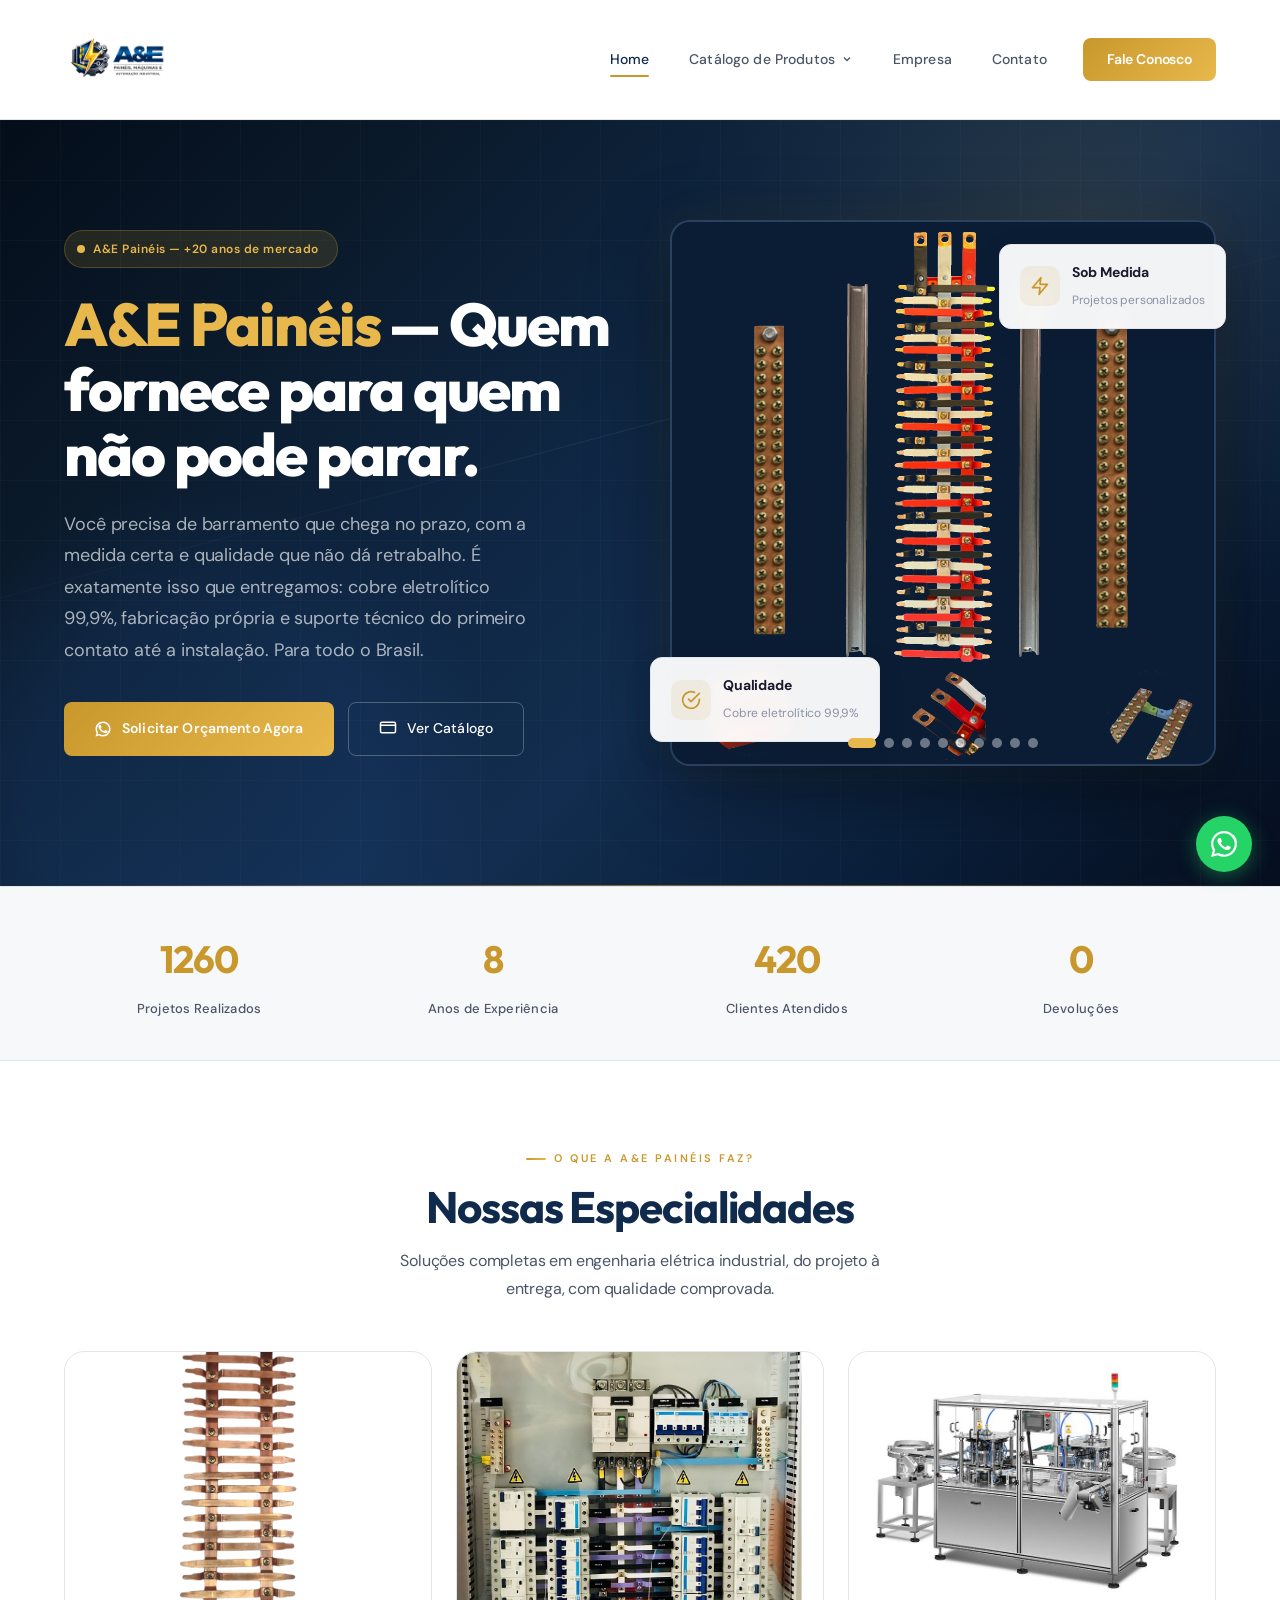
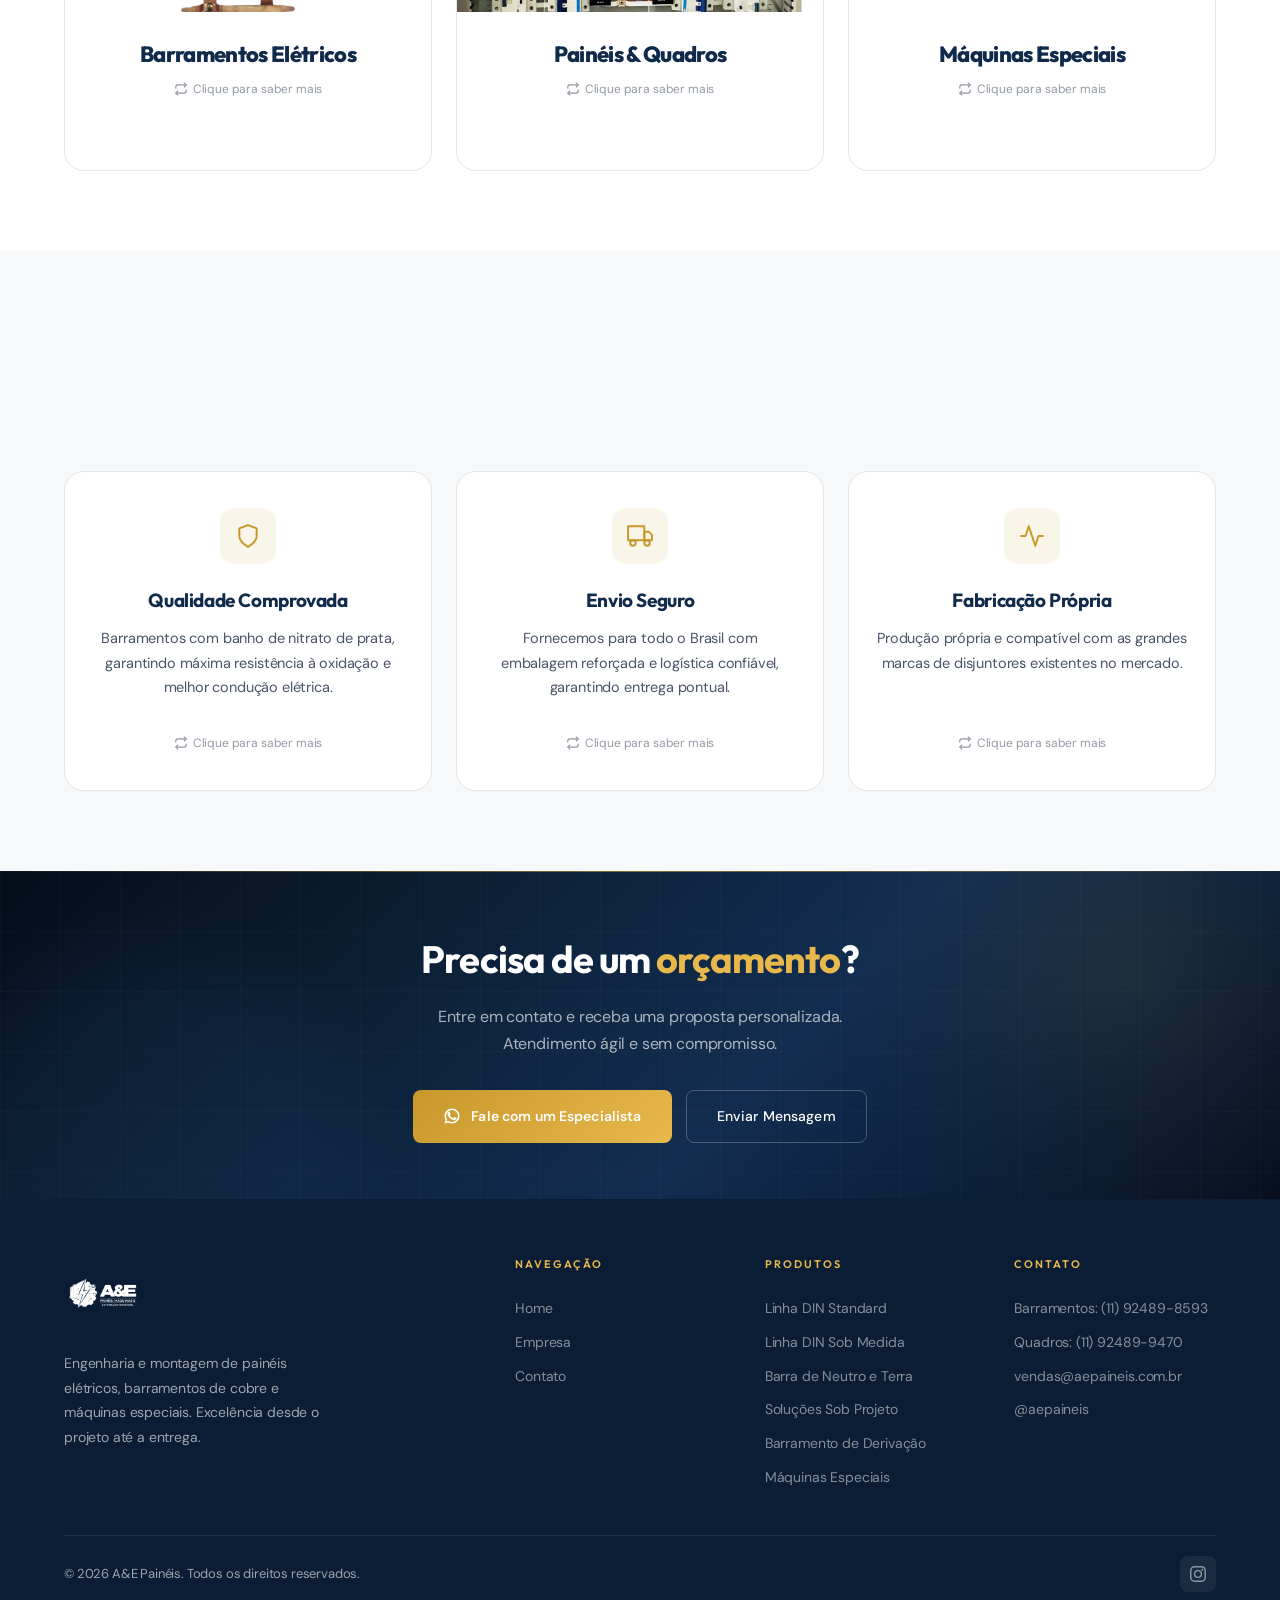
<file: index.html>
<!DOCTYPE html>
<html lang="pt-BR">
<head>
    <meta charset="UTF-8">
    <meta name="viewport" content="width=device-width, initial-scale=1.0">
    <title>A&E Painéis | Barramentos Elétricos, Painéis de Comando e Máquinas Especiais</title>
    <meta name="description" content="A&E Painéis: fabricação de barramentos elétricos em cobre eletrolítico 99,9%, painéis de comando, quadros de distribuição e máquinas especiais. +20 anos de mercado. Entrega para todo o Brasil.">
    <meta name="keywords" content="A&E Painéis, barramentos elétricos, painéis de comando, quadros de distribuição, QGBT, barramento DIN, barramento de cobre, automação industrial, painéis elétricos, máquinas especiais, fabricante de barramentos, São Paulo">
    <meta name="author" content="A&E Painéis">
    <meta name="robots" content="index, follow">
    <link rel="canonical" href="https://aepaineis.com.br/">
    <!-- Open Graph (Facebook/WhatsApp) -->
    <meta property="og:title" content="A&E Painéis | Barramentos Elétricos e Painéis de Comando">
    <meta property="og:description" content="Fabricação de barramentos elétricos em cobre 99,9%, painéis de comando e máquinas especiais. +20 anos de mercado. Entrega para todo o Brasil.">
    <meta property="og:url" content="https://aepaineis.com.br/">
    <meta property="og:type" content="website">
    <meta property="og:locale" content="pt_BR">
    <meta property="og:site_name" content="A&E Painéis">
    <!-- Schema.org - Empresa -->
    <script type="application/ld+json">
    {
      "@context": "https://schema.org",
      "@type": "Organization",
      "name": "A&E Painéis",
      "url": "https://aepaineis.com.br",
      "logo": "https://aepaineis.com.br/logo.png",
      "description": "Fabricação de barramentos elétricos, painéis de comando, quadros de distribuição e máquinas especiais.",
      "email": "vendas@aepaineis.com.br",
      "contactPoint": [
        {
          "@type": "ContactPoint",
          "telephone": "+55-11-92489-8593",
          "contactType": "sales",
          "description": "Barramentos / Mercado Livre",
          "availableLanguage": "Portuguese"
        },
        {
          "@type": "ContactPoint",
          "telephone": "+55-11-92489-9470",
          "contactType": "sales",
          "description": "Quadros Elétricos",
          "availableLanguage": "Portuguese"
        }
      ],
      "sameAs": [
        "https://instagram.com/aepaineis"
      ]
    }
    </script>
    <link rel="preconnect" href="https://fonts.googleapis.com">
    <link rel="preconnect" href="https://fonts.gstatic.com" crossorigin>
    <link href="https://fonts.googleapis.com/css2?family=DM+Sans:ital,opsz,wght@0,9..40,300;400;500;600;700;800&family=Outfit:wght@400;500;600;700;800;900&family=Inter:wght@300;400;500;600;700;800;900&family=Space+Grotesk:wght@400;500;600;700&display=swap" rel="stylesheet">
    <link rel="stylesheet" href="styles.css">
</head>
<body>

<!-- HEADER -->
<header class="header" id="header">
    <div class="wrap header-inner">
        <a href="index.html" class="logo">
            <img src="logo.png" alt="A&E Painéis">
        </a>
        <nav class="nav" id="mainNav">
            <a href="index.html" class="nav-link active">Home</a>
            <div class="nav-dropdown">
                <a href="#" class="nav-link nav-dropdown-toggle">
                    Catálogo de Produtos
                    <svg viewBox="0 0 24 24"><polyline points="6 9 12 15 18 9"/></svg>
                </a>
                <div class="dropdown-menu">
                    <a href="barramento-padrao-din.html"><svg viewBox="0 0 24 24" stroke-linecap="round" stroke-linejoin="round"><path d="M13 2L3 14h9l-1 8 10-12h-9l1-8z"/></svg>Linha DIN Standard</a>
                    <a href="barramento-especial-din.html"><svg viewBox="0 0 24 24" stroke-linecap="round" stroke-linejoin="round"><path d="M13 2L3 14h9l-1 8 10-12h-9l1-8z"/></svg>Linha DIN Sob Medida</a>
                    <a href="barramento-neutro-terra.html"><svg viewBox="0 0 24 24" stroke-linecap="round" stroke-linejoin="round"><path d="M13 2L3 14h9l-1 8 10-12h-9l1-8z"/></svg>Barra de Neutro e Terra</a>
                    <a href="barramentos-especiais.html"><svg viewBox="0 0 24 24" stroke-linecap="round" stroke-linejoin="round"><path d="M13 2L3 14h9l-1 8 10-12h-9l1-8z"/></svg>Soluções Sob Projeto</a>
                    <a href="barramento-derivacao.html"><svg viewBox="0 0 24 24" stroke-linecap="round" stroke-linejoin="round"><path d="M13 2L3 14h9l-1 8 10-12h-9l1-8z"/></svg>Barramento de Derivação</a>
                    <a href="catalogo.html#maquinas"><svg viewBox="0 0 24 24" stroke-linecap="round" stroke-linejoin="round"><path d="M12 2v4m0 12v4M4.93 4.93l2.83 2.83m8.48 8.48l2.83 2.83M2 12h4m12 0h4M4.93 19.07l2.83-2.83m8.48-8.48l2.83-2.83"/></svg>Máquinas Especiais</a>
                </div>
            </div>
            <a href="empresa.html" class="nav-link">Empresa</a>
            <a href="contato.html" class="nav-link">Contato</a>
            <a href="contato.html" class="nav-cta">Fale Conosco</a>
        </nav>
        <button class="hamburger" id="hamburger" aria-label="Menu">
            <span></span><span></span><span></span>
        </button>
    </div>
</header>

<!-- HERO -->
<section class="hero">
    <div class="hero-pattern"></div>
    <div class="hero-streak"></div>
    <div class="hero-glow-line"></div>
    <div class="wrap">
        <div class="hero-grid">
            <div class="reveal">
                <div class="hero-badge">
                    <div class="hero-badge-dot"></div>
                    <span>A&E Painéis — +20 anos de mercado</span>
                </div>
                <h1><span class="accent">A&E Painéis</span> — Quem fornece para quem não pode parar.</h1>
                <p class="hero-desc">Você precisa de barramento que chega no prazo, com a medida certa e qualidade que não dá retrabalho. É exatamente isso que entregamos: cobre eletrolítico 99,9%, fabricação própria e suporte técnico do primeiro contato até a instalação. Para todo o Brasil.</p>
                <div class="hero-actions">
                    <a href="https://wa.me/5511924898593?text=Olá! Preciso de um orçamento para barramentos." target="_blank" class="btn-primary">
                        <svg viewBox="0 0 24 24" fill="currentColor" style="width:18px;height:18px"><path d="M17.472 14.382c-.297-.149-1.758-.867-2.03-.967-.273-.099-.471-.148-.67.15-.197.297-.767.966-.94 1.164-.173.199-.347.223-.644.075-.297-.15-1.255-.463-2.39-1.475-.883-.788-1.48-1.761-1.653-2.059-.173-.297-.018-.458.13-.606.134-.133.298-.347.446-.52.149-.174.198-.298.298-.497.099-.198.05-.371-.025-.52-.075-.149-.669-1.612-.916-2.207-.242-.579-.487-.5-.669-.51l-.57-.01c-.198 0-.52.074-.792.372-.272.297-1.04 1.016-1.04 2.479 0 1.462 1.065 2.875 1.213 3.074.149.198 2.096 3.2 5.077 4.487.709.306 1.262.489 1.694.625.712.227 1.36.195 1.871.118.571-.085 1.758-.719 2.006-1.413.248-.694.248-1.289.173-1.413-.074-.124-.272-.198-.57-.347z"/><path d="M12 2C6.477 2 2 6.477 2 12c0 1.89.525 3.66 1.438 5.168L2 22l4.832-1.438A9.955 9.955 0 0012 22c5.523 0 10-4.477 10-10S17.523 2 12 2zm0 18a8 8 0 01-4.243-1.214l-.252-.149-2.868.852.852-2.868-.168-.268A8 8 0 1112 20z"/></svg>
                        Solicitar Orçamento Agora
                    </a>
                    <a href="catalogo.html" class="btn-outline">
                        <svg viewBox="0 0 24 24" fill="none" stroke="currentColor" stroke-width="2" stroke-linecap="round" stroke-linejoin="round" style="width:18px;height:18px"><rect x="2" y="3" width="20" height="14" rx="2"/><path d="M2 7h20"/></svg>
                        Ver Catálogo
                    </a>
                </div>
            </div>
            <div class="hero-visual reveal reveal-d2">
                <div class="hero-carousel" id="heroCarousel">
                    <img src="img/home-kit-barramento-250a.png" alt="Kit Barramento 250A com Neutro e Terra" class="active">
                    <img src="img/home-barramento-bifasico.jpg" alt="Barramento Bifásico A&E Painéis">
                    <img src="img/home-barramento-neutro.jpg" alt="Barramento Neutro 8 Polos">
                    <img src="img/home-barramento-terra.jpg" alt="Barramento Terra 8 Polos">
                    <img src="img/home-quadro-dist-01.png" alt="Quadro de Distribuição A&E Painéis">
                    <img src="img/home-quadro-dist-03.png" alt="Quadro de Distribuição Grande">
                    <img src="img/home-quadro-qgbt.png" alt="Quadro QGBT Industrial">
                    <img src="img/home-sessao-quadros.png" alt="Produção de Quadros em Escala">
                    <img src="img/home-maquina-fechamento.jpg" alt="Máquina de Fechamento com Visão">
                    <img src="img/home-maquina-tampas.jpg" alt="Máquina de Montagem de Tampas">
                    <div class="hero-carousel-dots" id="carouselDots"></div>
                </div>
                <div class="hero-float-card card-1">
                    <div class="hfc-row">
                        <div class="hfc-icon"><svg viewBox="0 0 24 24" stroke-linecap="round" stroke-linejoin="round"><path d="M22 11.08V12a10 10 0 11-5.93-9.14"/><polyline points="22 4 12 14.01 9 11.01"/></svg></div>
                        <div class="hfc-text"><strong>Qualidade</strong><span>Cobre eletrolítico 99,9%</span></div>
                    </div>
                </div>
                <div class="hero-float-card card-2">
                    <div class="hfc-row">
                        <div class="hfc-icon"><svg viewBox="0 0 24 24" stroke-linecap="round" stroke-linejoin="round"><path d="M13 2L3 14h9l-1 8 10-12h-9l1-8z"/></svg></div>
                        <div class="hfc-text"><strong>Sob Medida</strong><span>Projetos personalizados</span></div>
                    </div>
                </div>
            </div>
        </div>
    </div>
</section>

<!-- STATS -->
<div class="stats-bar">
    <div class="wrap">
        <div class="stats-grid reveal">
            <div class="stat-item"><div class="stat-num" data-count="3000">0</div><div class="stat-label">Projetos Realizados</div></div>
            <div class="stat-item"><div class="stat-num" data-count="20">0</div><div class="stat-label">Anos de Experiência</div></div>
            <div class="stat-item"><div class="stat-num" data-count="1000">0</div><div class="stat-label">Clientes Atendidos</div></div>
            <div class="stat-item"><div class="stat-num" data-count="0">0</div><div class="stat-label">Devoluções</div></div>
        </div>
    </div>
</div>

<!-- O QUE FAZEMOS -->
<section class="section">
    <div class="wrap">
        <div class="section-header reveal">
            <div class="section-label">O que a A&E Painéis faz?</div>
            <h2 class="section-title">Nossas Especialidades</h2>
            <p class="section-sub">Soluções completas em engenharia elétrica industrial, do projeto à entrega, com qualidade comprovada.</p>
        </div>
        <div class="features-grid">
            <div class="flip-card reveal reveal-d1" onclick="this.classList.toggle('flipped')">
                <div class="flip-card-inner">
                    <div class="flip-card-front">
                        <div class="flip-img"><img src="img/barramento-cat-bifasico.png" alt="Barramentos Elétricos A&E Painéis"></div>
                        <div class="flip-label">
                            <h3>Barramentos Elétricos</h3>
                            <div class="flip-hint"><svg viewBox="0 0 24 24"><path d="M17 1l4 4-4 4"/><path d="M3 11V9a4 4 0 014-4h14"/><path d="M7 23l-4-4 4-4"/><path d="M21 13v2a4 4 0 01-4 4H3"/></svg>Clique para saber mais</div>
                        </div>
                    </div>
                    <div class="flip-card-back">
                        <h3>Barramentos Elétricos</h3>
                        <p>Fabricação de barramentos em cobre eletrolítico de alta pureza com banho de nitrato de prata. Linha completa: bifásicos, trifásicos, neutro, terra e sob medida.</p>
                        <div class="flip-stats">
                            <div class="flip-stat"><strong>Sob Projeto</strong><span>Modelos</span></div>
                            <div class="flip-stat"><strong>100%</strong><span>Cobre</span></div>
                            <div class="flip-stat"><strong>Prata</strong><span>Banho</span></div>
                        </div>
                        <a href="catalogo.html" class="flip-btn" onclick="event.stopPropagation()">Ver Catálogo <svg viewBox="0 0 24 24"><path d="M5 12h14M12 5l7 7-7 7"/></svg></a>
                    </div>
                </div>
            </div>
            <div class="flip-card reveal reveal-d2" onclick="this.classList.toggle('flipped')">
                <div class="flip-card-inner">
                    <div class="flip-card-front">
                        <div class="flip-img"><img src="img/quadro-dist-cat-01.png" alt="Painéis e Quadros Elétricos A&E Painéis"></div>
                        <div class="flip-label">
                            <h3>Painéis & Quadros</h3>
                            <div class="flip-hint"><svg viewBox="0 0 24 24"><path d="M17 1l4 4-4 4"/><path d="M3 11V9a4 4 0 014-4h14"/><path d="M7 23l-4-4 4-4"/><path d="M21 13v2a4 4 0 01-4 4H3"/></svg>Clique para saber mais</div>
                        </div>
                    </div>
                    <div class="flip-card-back">
                        <h3>Painéis & Quadros</h3>
                        <p>Quadros de distribuição, QGBTs, painéis de comando industrial e quadros com porta bipartida. Montagem profissional conforme norma NBR 5410.</p>
                        <div class="flip-stats">
                            <div class="flip-stat"><strong>Sob Projeto</strong><span>Modelos</span></div>
                            <div class="flip-stat"><strong>NBR</strong><span>5410</span></div>
                            <div class="flip-stat"><strong>IP54</strong><span>Proteção</span></div>
                        </div>
                        <a href="catalogo.html" class="flip-btn" onclick="event.stopPropagation()">Ver Catálogo <svg viewBox="0 0 24 24"><path d="M5 12h14M12 5l7 7-7 7"/></svg></a>
                    </div>
                </div>
            </div>
            <div class="flip-card reveal reveal-d3" onclick="this.classList.toggle('flipped')">
                <div class="flip-card-inner">
                    <div class="flip-card-front">
                        <div class="flip-img"><img src="img/maquina-montagem-tampas-3-pecas.jpg" alt="Máquinas Especiais A&E Painéis"></div>
                        <div class="flip-label">
                            <h3>Máquinas Especiais</h3>
                            <div class="flip-hint"><svg viewBox="0 0 24 24"><path d="M17 1l4 4-4 4"/><path d="M3 11V9a4 4 0 014-4h14"/><path d="M7 23l-4-4 4-4"/><path d="M21 13v2a4 4 0 01-4 4H3"/></svg>Clique para saber mais</div>
                        </div>
                    </div>
                    <div class="flip-card-back">
                        <h3>Máquinas Especiais</h3>
                        <p>Máquinas automáticas para montagem de tampas, frascos, mamadeiras e cartões de reagentes. Engenharia sob medida para linhas de produção farmacêuticas e alimentícias.</p>
                        <div class="flip-stats">
                            <div class="flip-stat"><strong>Sob Projeto</strong><span>Modelos</span></div>
                            <div class="flip-stat"><strong>Auto</strong><span>Automação</span></div>
                            <div class="flip-stat"><strong>CLP</strong><span>Controle</span></div>
                        </div>
                        <a href="catalogo.html" class="flip-btn" onclick="event.stopPropagation()">Ver Catálogo <svg viewBox="0 0 24 24"><path d="M5 12h14M12 5l7 7-7 7"/></svg></a>
                    </div>
                </div>
            </div>
        </div>
    </div>
</section>

<!-- DIFERENCIAIS -->
<section class="section section-gray">
    <div class="wrap">
        <div class="section-header reveal">
            <div class="section-label">Por que escolher a A&E?</div>
            <h2 class="section-title">Nossos Diferenciais</h2>
        </div>
        <div class="features-grid">
            <!-- Qualidade Comprovada -->
            <div class="flip-card flip-card--diff reveal reveal-d1" onclick="this.classList.toggle('flipped')">
                <div class="flip-card-inner">
                    <div class="flip-card-front flip-front--diff">
                        <div class="fc-icon"><svg viewBox="0 0 24 24" stroke-linecap="round" stroke-linejoin="round"><path d="M12 22s8-4 8-10V5l-8-3-8 3v7c0 6 8 10 8 10z"/></svg></div>
                        <h3>Qualidade Comprovada</h3>
                        <p>Barramentos com banho de nitrato de prata, garantindo máxima resistência à oxidação e melhor condução elétrica.</p>
                        <div class="flip-hint"><svg viewBox="0 0 24 24"><path d="M17 1l4 4-4 4"/><path d="M3 11V9a4 4 0 014-4h14"/><path d="M7 23l-4-4 4-4"/><path d="M21 13v2a4 4 0 01-4 4H3"/></svg>Clique para saber mais</div>
                    </div>
                    <div class="flip-card-back">
                        <h3>Qualidade Comprovada</h3>
                        <p>Todos os barramentos recebem banho de nitrato de prata sobre cobre eletrolítico de alta pureza. Processo controlado que garante condutividade superior, resistência à corrosão e vida útil prolongada. Cada peça passa por inspeção dimensional e de acabamento antes da expedição.</p>
                        <div class="flip-stats">
                            <div class="flip-stat"><strong>Ag</strong><span>Prata</span></div>
                            <div class="flip-stat"><strong>Cu</strong><span>Cobre Puro</span></div>
                            <div class="flip-stat"><strong>100%</strong><span>Inspecionado</span></div>
                        </div>
                    </div>
                </div>
            </div>
            <!-- Envio Seguro -->
            <div class="flip-card flip-card--diff reveal reveal-d2" onclick="this.classList.toggle('flipped')">
                <div class="flip-card-inner">
                    <div class="flip-card-front flip-front--diff">
                        <div class="fc-icon"><svg viewBox="0 0 24 24" stroke-linecap="round" stroke-linejoin="round"><rect x="1" y="3" width="15" height="13"/><polygon points="16 8 20 8 23 11 23 16 16 16 16 8"/><circle cx="5.5" cy="18.5" r="2.5"/><circle cx="18.5" cy="18.5" r="2.5"/></svg></div>
                        <h3>Envio Seguro</h3>
                        <p>Fornecemos para todo o Brasil com embalagem reforçada e logística confiável, garantindo entrega pontual.</p>
                        <div class="flip-hint"><svg viewBox="0 0 24 24"><path d="M17 1l4 4-4 4"/><path d="M3 11V9a4 4 0 014-4h14"/><path d="M7 23l-4-4 4-4"/><path d="M21 13v2a4 4 0 01-4 4H3"/></svg>Clique para saber mais</div>
                    </div>
                    <div class="flip-card-back">
                        <h3>Envio Seguro</h3>
                        <p>Embalagem sob medida com proteção anti-impacto para cada tipo de produto. Rastreamento completo do pedido até a entrega. Trabalhamos com transportadoras parceiras em todo o território nacional, com prazos competitivos e seguro de carga incluso.</p>
                        <div class="flip-stats">
                            <div class="flip-stat"><strong>BR</strong><span>Todo Brasil</span></div>
                            <div class="flip-stat"><strong>Rastreio</strong><span>Completo</span></div>
                            <div class="flip-stat"><strong>Seguro</strong><span>Incluso</span></div>
                        </div>
                    </div>
                </div>
            </div>
            <!-- Fabricação Própria -->
            <div class="flip-card flip-card--diff reveal reveal-d3" onclick="this.classList.toggle('flipped')">
                <div class="flip-card-inner">
                    <div class="flip-card-front flip-front--diff">
                        <div class="fc-icon"><svg viewBox="0 0 24 24" stroke-linecap="round" stroke-linejoin="round"><polyline points="22 12 18 12 15 21 9 3 6 12 2 12"/></svg></div>
                        <h3>Fabricação Própria</h3>
                        <p>Produção própria e compatível com as grandes marcas de disjuntores existentes no mercado.</p>
                        <div class="flip-hint"><svg viewBox="0 0 24 24"><path d="M17 1l4 4-4 4"/><path d="M3 11V9a4 4 0 014-4h14"/><path d="M7 23l-4-4 4-4"/><path d="M21 13v2a4 4 0 01-4 4H3"/></svg>Clique para saber mais</div>
                    </div>
                    <div class="flip-card-back">
                        <h3>Fabricação Própria</h3>
                        <p>Fábrica própria com maquinário especializado para corte, dobra, estampagem e montagem. Produzimos barramentos compatíveis com disjuntores das principais marcas do mercado. Capacidade para atender projetos customizados com agilidade e controle total de qualidade.</p>
                        <div class="flip-stats">
                            <div class="flip-stat"><strong>Sob Medida</strong><span>Projetos</span></div>
                            <div class="flip-stat"><strong>Ágil</strong><span>Produção</span></div>
                            <div class="flip-stat"><strong>Multi</strong><span>Marcas</span></div>
                        </div>
                    </div>
                </div>
            </div>
        </div>
    </div>
</section>

<!-- CTA -->
<section class="cta-section">
    <div class="cta-pattern"></div>
    <div class="cta-glow-line"></div>
    <div class="wrap">
        <div class="cta-box reveal">
            <h2>Precisa de um <span style="color:var(--accent-light)">orçamento</span>?</h2>
            <p>Entre em contato e receba uma proposta personalizada. Atendimento ágil e sem compromisso.</p>
            <div class="cta-actions">
                <a href="https://wa.me/5511924898593" target="_blank" class="btn-primary">
                    <svg viewBox="0 0 24 24" fill="currentColor" style="width:18px;height:18px"><path d="M17.472 14.382c-.297-.149-1.758-.867-2.03-.967-.273-.099-.471-.148-.67.15-.197.297-.767.966-.94 1.164-.173.199-.347.223-.644.075-.297-.15-1.255-.463-2.39-1.475-.883-.788-1.48-1.761-1.653-2.059-.173-.297-.018-.458.13-.606.134-.133.298-.347.446-.52.149-.174.198-.298.298-.497.099-.198.05-.371-.025-.52-.075-.149-.669-1.612-.916-2.207-.242-.579-.487-.5-.669-.51-.173-.008-.371-.01-.57-.01-.198 0-.52.074-.792.372-.272.297-1.04 1.016-1.04 2.479 0 1.462 1.065 2.875 1.213 3.074.149.198 2.096 3.2 5.077 4.487.709.306 1.262.489 1.694.625.712.227 1.36.195 1.871.118.571-.085 1.758-.719 2.006-1.413.248-.694.248-1.289.173-1.413-.074-.124-.272-.198-.57-.347z"/><path d="M12 2C6.477 2 2 6.477 2 12c0 1.89.525 3.66 1.438 5.168L2 22l4.832-1.438A9.955 9.955 0 0012 22c5.523 0 10-4.477 10-10S17.523 2 12 2zm0 18a8 8 0 01-4.243-1.214l-.252-.149-2.868.852.852-2.868-.168-.268A8 8 0 1112 20z"/></svg>
                    Fale com um Especialista
                </a>
                <a href="contato.html" class="btn-outline">Enviar Mensagem</a>
            </div>
        </div>
    </div>
</section>

<!-- FOOTER -->
<footer class="footer">
    <div class="wrap">
        <div class="footer-grid">
            <div class="footer-brand">
                <a href="index.html" class="logo"><img src="logo.png" alt="A&E Painéis"></a>
                <p>Engenharia e montagem de painéis elétricos, barramentos de cobre e máquinas especiais. Excelência desde o projeto até a entrega.</p>
            </div>
            <div class="footer-col">
                <h4>Navegação</h4>
                <a href="index.html">Home</a>
                <a href="empresa.html">Empresa</a>
                <a href="contato.html">Contato</a>
            </div>
            <div class="footer-col">
                <h4>Produtos</h4>
                <a href="barramento-padrao-din.html">Linha DIN Standard</a>
                <a href="barramento-especial-din.html">Linha DIN Sob Medida</a>
                <a href="barramento-neutro-terra.html">Barra de Neutro e Terra</a>
                <a href="barramentos-especiais.html">Soluções Sob Projeto</a>
                <a href="barramento-derivacao.html">Barramento de Derivação</a>
                <a href="catalogo.html#maquinas">Máquinas Especiais</a>
            </div>
            <div class="footer-col">
                <h4>Contato</h4>
                <a href="https://wa.me/5511924898593" target="_blank">Barramentos: (11) 92489-8593</a>
                <a href="https://wa.me/5511924899470" target="_blank">Quadros: (11) 92489-9470</a>
                <a href="mailto:vendas@aepaineis.com.br">vendas@aepaineis.com.br</a>
                <a href="https://instagram.com/aepaineis" target="_blank">@aepaineis</a>
            </div>
        </div>
        <div class="footer-bottom">
            <p>&copy; 2026 A&E Painéis. Todos os direitos reservados.</p>
            <div class="footer-socials">
                <a href="https://instagram.com/aepaineis" target="_blank" aria-label="Instagram">
                    <svg viewBox="0 0 24 24"><path d="M12 2.163c3.204 0 3.584.012 4.85.07 3.252.148 4.771 1.691 4.919 4.919.058 1.265.069 1.645.069 4.849 0 3.205-.012 3.584-.069 4.849-.149 3.225-1.664 4.771-4.919 4.919-1.266.058-1.644.07-4.85.07-3.204 0-3.584-.012-4.849-.07-3.26-.149-4.771-1.699-4.919-4.92-.058-1.265-.07-1.644-.07-4.849 0-3.204.013-3.583.07-4.849.149-3.227 1.664-4.771 4.919-4.919 1.266-.057 1.645-.069 4.849-.069zM12 0C8.741 0 8.333.014 7.053.072 2.695.272.273 2.69.073 7.052.014 8.333 0 8.741 0 12c0 3.259.014 3.668.072 4.948.2 4.358 2.618 6.78 6.98 6.98C8.333 23.986 8.741 24 12 24c3.259 0 3.668-.014 4.948-.072 4.354-.2 6.782-2.618 6.979-6.98.059-1.28.073-1.689.073-4.948 0-3.259-.014-3.667-.072-4.947-.196-4.354-2.617-6.78-6.979-6.98C15.668.014 15.259 0 12 0zm0 5.838a6.162 6.162 0 100 12.324 6.162 6.162 0 000-12.324zM12 16a4 4 0 110-8 4 4 0 010 8zm6.406-11.845a1.44 1.44 0 100 2.881 1.44 1.44 0 000-2.881z"/></svg>
                </a>
            </div>
        </div>
    </div>
</footer>

<!-- WhatsApp Float -->
<a href="https://wa.me/5511924898593" target="_blank" class="whatsapp-float" aria-label="WhatsApp">
    <svg viewBox="0 0 24 24"><path d="M17.472 14.382c-.297-.149-1.758-.867-2.03-.967-.273-.099-.471-.148-.67.15-.197.297-.767.966-.94 1.164-.173.199-.347.223-.644.075-.297-.15-1.255-.463-2.39-1.475-.883-.788-1.48-1.761-1.653-2.059-.173-.297-.018-.458.13-.606.134-.133.298-.347.446-.52.149-.174.198-.298.298-.497.099-.198.05-.371-.025-.52-.075-.149-.669-1.612-.916-2.207-.242-.579-.487-.5-.669-.51-.173-.008-.371-.01-.57-.01-.198 0-.52.074-.792.372-.272.297-1.04 1.016-1.04 2.479 0 1.462 1.065 2.875 1.213 3.074.149.198 2.096 3.2 5.077 4.487.709.306 1.262.489 1.694.625.712.227 1.36.195 1.871.118.571-.085 1.758-.719 2.006-1.413.248-.694.248-1.289.173-1.413-.074-.124-.272-.198-.57-.347m-5.421 7.403h-.004a9.87 9.87 0 01-5.031-1.378l-.361-.214-3.741.982.998-3.648-.235-.374A9.86 9.86 0 012.087 12c.003-5.45 4.437-9.884 9.888-9.884 2.64 0 5.122 1.03 6.988 2.898a9.825 9.825 0 012.893 6.994c-.003 5.45-4.437 9.884-9.885 9.884m8.413-18.297A11.815 11.815 0 0012.05 0C5.495 0 .16 5.335.157 11.892c0 2.096.547 4.142 1.588 5.945L.057 24l6.305-1.654a11.882 11.882 0 005.683 1.448h.005c6.554 0 11.89-5.335 11.893-11.893A11.821 11.821 0 0020.885 3.488"/></svg>
</a>

<script>
window.addEventListener('scroll',()=>{document.getElementById('header').classList.toggle('scrolled',window.scrollY>30)});
document.getElementById('hamburger').addEventListener('click',()=>{document.getElementById('mainNav').classList.toggle('open')});
document.querySelectorAll('.nav-link').forEach(a=>{a.addEventListener('click',()=>{document.getElementById('mainNav').classList.remove('open')})});
const ro=new IntersectionObserver(e=>{e.forEach(el=>{if(el.isIntersecting){el.target.classList.add('visible');ro.unobserve(el.target)}})},{threshold:0.1});
document.querySelectorAll('.reveal').forEach(el=>ro.observe(el));
const co=new IntersectionObserver(e=>{e.forEach(el=>{if(el.isIntersecting){const t=parseInt(el.target.dataset.count);let c=0;const inc=t/50;const ti=setInterval(()=>{c+=inc;if(c>=t){el.target.textContent=t+(t===0?'':t===100?'%':'+');clearInterval(ti)}else{el.target.textContent=Math.floor(c)}},30);co.unobserve(el.target)}})},{threshold:0.5});
document.querySelectorAll('.stat-num[data-count]').forEach(el=>co.observe(el));

// Hero Carousel
(function(){
    const carousel = document.getElementById('heroCarousel');
    if(!carousel) return;
    const imgs = carousel.querySelectorAll('img');
    if(imgs.length < 2) return;
    const dotsContainer = document.getElementById('carouselDots');
    // Remove placeholder if images exist
    const placeholder = carousel.querySelector('.hero-img-placeholder');
    if(placeholder && imgs.length > 0) placeholder.style.display='none';
    // Create dots
    imgs.forEach((img, i) => {
        const dot = document.createElement('button');
        dot.className = 'hero-carousel-dot' + (i === 0 ? ' active' : '');
        dot.addEventListener('click', () => goTo(i));
        dotsContainer.appendChild(dot);
    });
    let current = 0;
    function goTo(index) {
        imgs[current].classList.remove('active');
        dotsContainer.children[current].classList.remove('active');
        current = index;
        imgs[current].classList.add('active');
        dotsContainer.children[current].classList.add('active');
    }
    setInterval(() => goTo((current + 1) % imgs.length), 4000);
})();
</script>
</body>
</html>
</file>
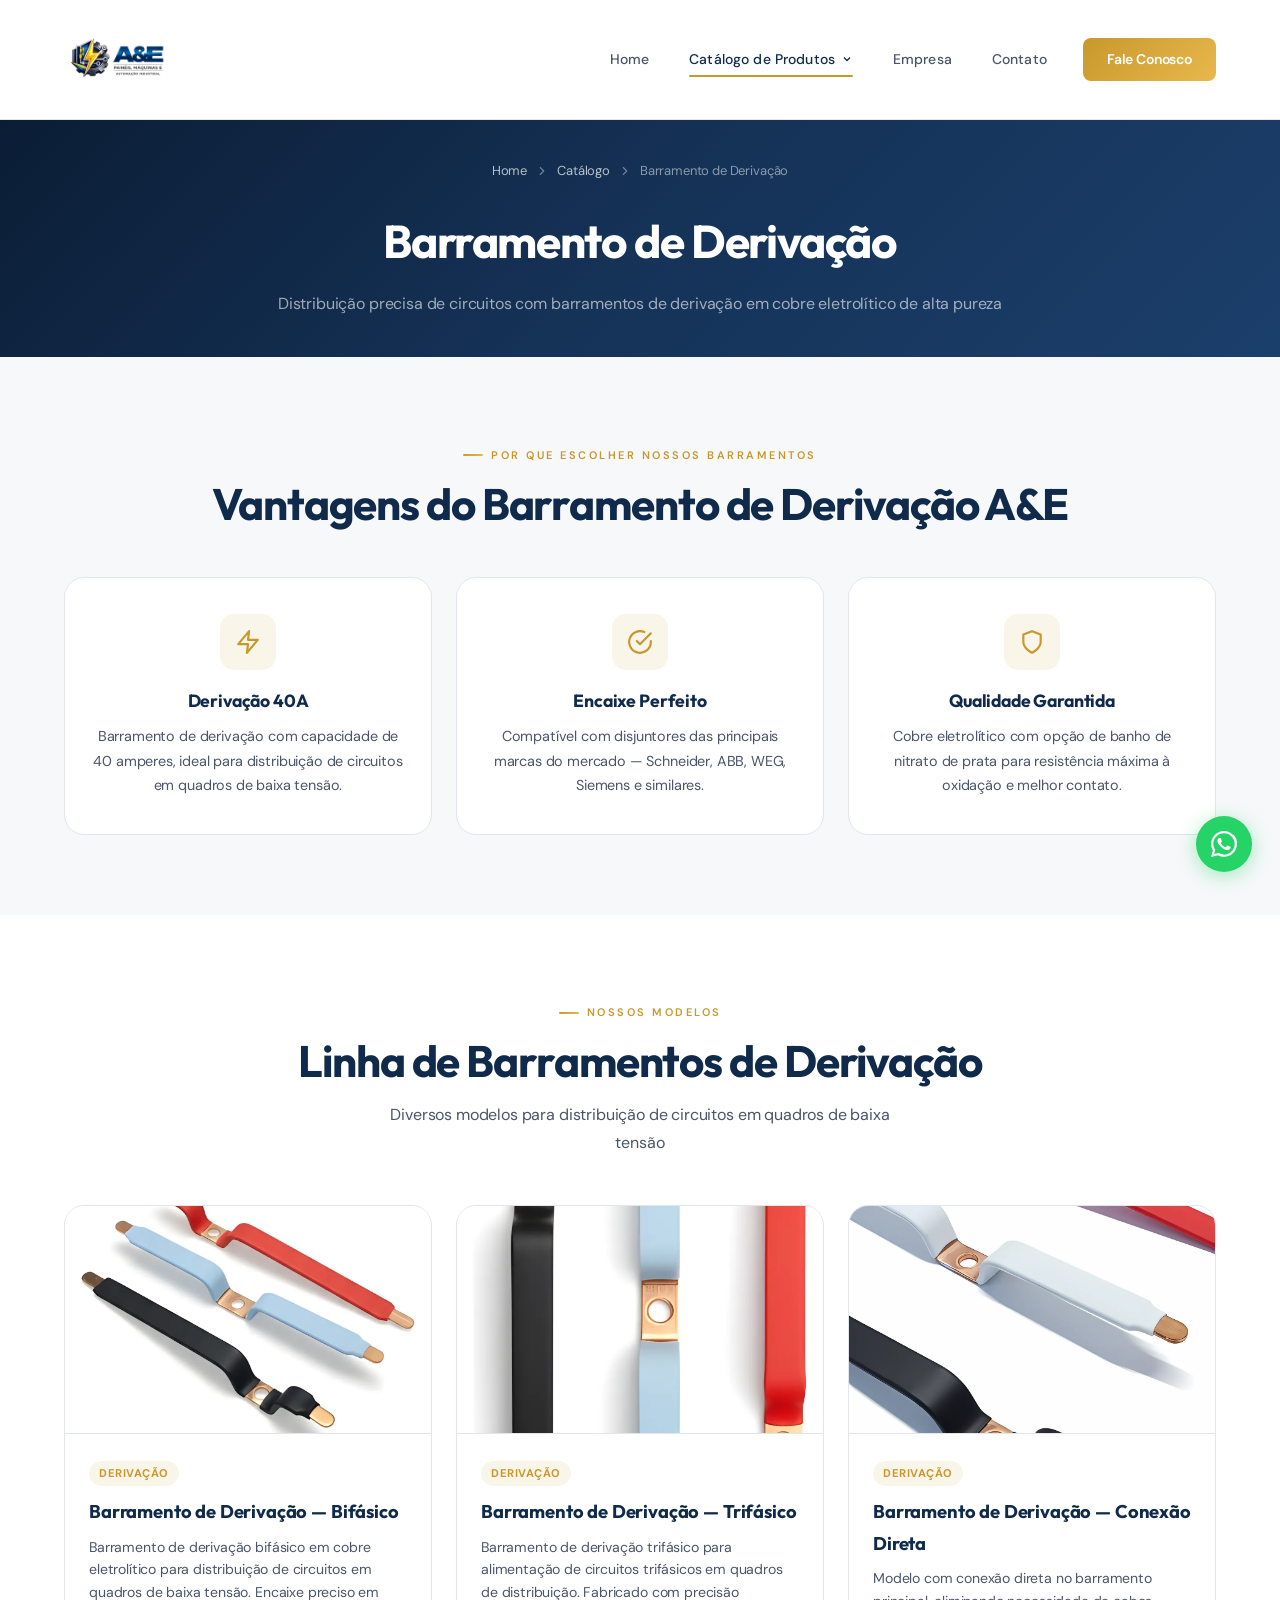
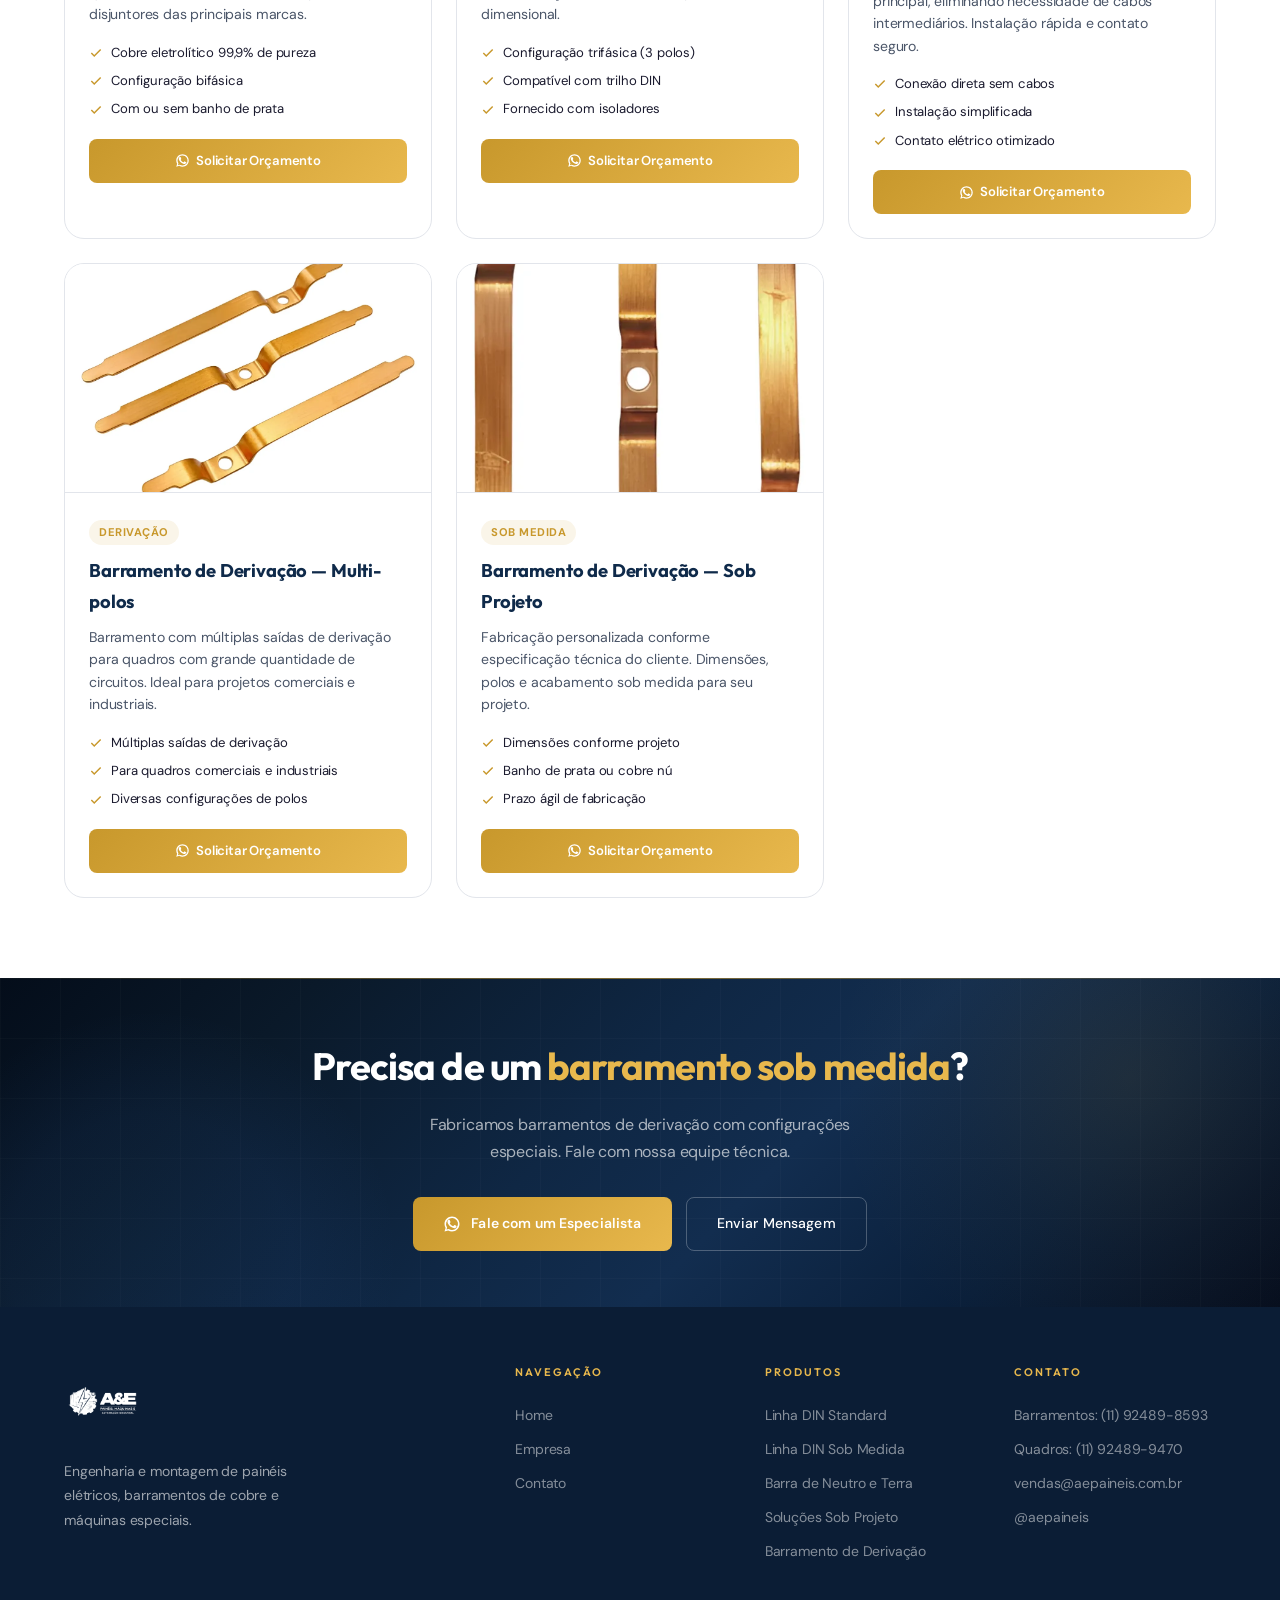
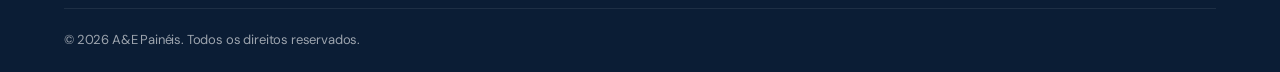
<file: barramento-derivacao.html>
<!DOCTYPE html>
<html lang="pt-BR">
<head>
    <meta charset="UTF-8">
    <meta name="viewport" content="width=device-width, initial-scale=1.0">
    <title>Barramento de Derivação | A&E Painéis</title>
    <meta name="description" content="Barramentos de derivação em cobre eletrolítico para distribuição de circuitos. Diversas configurações disponíveis.">
    <link rel="preconnect" href="https://fonts.googleapis.com">
    <link rel="preconnect" href="https://fonts.gstatic.com" crossorigin>
    <link href="https://fonts.googleapis.com/css2?family=DM+Sans:ital,opsz,wght@0,9..40,300;400;500;600;700;800&family=Outfit:wght@400;500;600;700;800;900&family=Inter:wght@300;400;500;600;700;800;900&family=Space+Grotesk:wght@400;500;600;700&display=swap" rel="stylesheet">
    <link rel="stylesheet" href="styles.css">
    <style>
    .deriv-features { display:grid;grid-template-columns:repeat(3,1fr);gap:24px;margin-top:48px; }
    .deriv-feat {
        background:var(--bg-card);border:1px solid var(--border);border-radius:var(--radius-lg);
        padding:36px 28px;text-align:center;transition:all 0.35s;position:relative;overflow:hidden;
    }
    .deriv-feat::before {
        content:'';position:absolute;top:0;left:0;right:0;height:4px;
        background:var(--gradient-accent);transform:scaleX(0);transform-origin:left;transition:transform 0.4s;
    }
    .deriv-feat:hover::before { transform:scaleX(1); }
    .deriv-feat:hover { border-color:var(--accent);box-shadow:var(--shadow);transform:translateY(-4px); }
    .deriv-feat-icon {
        width:56px;height:56px;border-radius:14px;
        display:flex;align-items:center;justify-content:center;
        margin:0 auto 16px;background:var(--accent-glow);
    }
    .deriv-feat-icon svg { width:26px;height:26px;stroke:var(--accent);fill:none;stroke-width:2;stroke-linecap:round;stroke-linejoin:round; }
    .deriv-feat h3 { font-family:var(--font-display);font-size:1.1rem;font-weight:700;color:var(--primary);margin-bottom:8px; }
    .deriv-feat p { font-size:0.9rem;color:var(--text-secondary);line-height:1.7; }

    /* Product Cards */
    .product-cards-grid { display:grid;grid-template-columns:repeat(auto-fill,minmax(320px,1fr));gap:24px;margin-top:48px; }
    .pcard {
        background:#fff;border:1px solid var(--border);border-radius:var(--radius-lg);
        overflow:hidden;transition:all 0.35s;position:relative;
    }
    .pcard:hover { border-color:var(--accent);box-shadow:var(--shadow-lg);transform:translateY(-4px); }
    .pcard-img {
        width:100%;aspect-ratio:16/10;background:var(--bg-light);
        display:flex;align-items:center;justify-content:center;
        border-bottom:1px solid var(--border);overflow:hidden;
    }
    .pcard-img img { width:100%;height:100%;object-fit:cover; }
    .pcard-body { padding:24px; }
    .pcard-badge {
        display:inline-block;padding:3px 10px;border-radius:100px;
        background:var(--accent-glow);font-size:0.7rem;font-weight:700;
        color:var(--accent);text-transform:uppercase;letter-spacing:0.5px;margin-bottom:10px;
    }
    .pcard-body h3 { font-family:var(--font-display);font-size:1.15rem;font-weight:700;color:var(--primary);margin-bottom:8px; }
    .pcard-body p { font-size:0.88rem;color:var(--text-secondary);line-height:1.6;margin-bottom:16px; }
    .pcard-specs { display:flex;flex-direction:column;gap:6px;margin-bottom:18px; }
    .pcard-spec { display:flex;align-items:center;gap:8px;font-size:0.82rem;color:var(--text); }
    .pcard-spec svg { width:14px;height:14px;stroke:var(--accent);fill:none;stroke-width:2.5;flex-shrink:0; }
    .pcard-actions { display:flex;gap:8px; }
    .pcard-btn {
        flex:1;display:inline-flex;align-items:center;justify-content:center;gap:6px;
        padding:11px 16px;border-radius:var(--radius-sm);border:none;cursor:pointer;
        font-family:var(--font-main);font-weight:600;font-size:0.82rem;
        transition:all 0.25s;text-decoration:none;
    }
    .pcard-btn-primary { background:var(--gradient-accent);color:#fff; }
    .pcard-btn-primary:hover { transform:translateY(-2px);box-shadow:0 8px 25px rgba(200,152,44,0.3); }
    .pcard-btn svg { width:15px;height:15px; }

    @media(max-width:1024px) {
        .deriv-features { grid-template-columns:1fr; }
        .deriv-detail-grid { grid-template-columns:1fr; }
    }
    </style>
</head>
<body>

<!-- HEADER -->
<header class="header" id="header">
    <div class="wrap header-inner">
        <a href="index.html" class="logo"><img src="logo.png" alt="A&E Painéis"></a>
        <nav class="nav" id="mainNav">
            <a href="index.html" class="nav-link">Home</a>
            <div class="nav-dropdown">
                <a href="#" class="nav-link nav-dropdown-toggle active">Catálogo de Produtos<svg viewBox="0 0 24 24"><polyline points="6 9 12 15 18 9"/></svg></a>
                <div class="dropdown-menu">
                    <a href="barramento-padrao-din.html"><svg viewBox="0 0 24 24" stroke-linecap="round" stroke-linejoin="round"><path d="M13 2L3 14h9l-1 8 10-12h-9l1-8z"/></svg>Linha DIN Standard</a>
                    <a href="barramento-especial-din.html"><svg viewBox="0 0 24 24" stroke-linecap="round" stroke-linejoin="round"><path d="M13 2L3 14h9l-1 8 10-12h-9l1-8z"/></svg>Linha DIN Sob Medida</a>
                    <a href="barramento-neutro-terra.html"><svg viewBox="0 0 24 24" stroke-linecap="round" stroke-linejoin="round"><path d="M13 2L3 14h9l-1 8 10-12h-9l1-8z"/></svg>Barra de Neutro e Terra</a>
                    <a href="barramentos-especiais.html"><svg viewBox="0 0 24 24" stroke-linecap="round" stroke-linejoin="round"><path d="M13 2L3 14h9l-1 8 10-12h-9l1-8z"/></svg>Soluções Sob Projeto</a>
                    <a href="barramento-derivacao.html"><svg viewBox="0 0 24 24" stroke-linecap="round" stroke-linejoin="round"><path d="M13 2L3 14h9l-1 8 10-12h-9l1-8z"/></svg>Barramento de Derivação</a>
                    <a href="catalogo.html#maquinas" onclick="setTimeout(function(){filterCards(\x27maquina\x27)},500)"><svg viewBox="0 0 24 24" stroke-linecap="round" stroke-linejoin="round"><path d="M12 2v4m0 12v4M4.93 4.93l2.83 2.83m8.48 8.48l2.83 2.83M2 12h4m12 0h4M4.93 19.07l2.83-2.83m8.48-8.48l2.83-2.83"/></svg>Máquinas Especiais</a>
                </div>
            </div>
            <a href="empresa.html" class="nav-link">Empresa</a>
            <a href="contato.html" class="nav-link">Contato</a>
            <a href="contato.html" class="nav-cta">Fale Conosco</a>
        </nav>
        <button class="hamburger" id="hamburger" aria-label="Menu"><span></span><span></span><span></span></button>
    </div>
</header>

<!-- HERO -->
<section class="product-hero">
    <div class="wrap">
        <div class="breadcrumb">
            <a href="index.html">Home</a>
            <svg viewBox="0 0 24 24" stroke-linecap="round" stroke-linejoin="round"><polyline points="9 18 15 12 9 6"/></svg>
            <a href="#">Catálogo</a>
            <svg viewBox="0 0 24 24" stroke-linecap="round" stroke-linejoin="round"><polyline points="9 18 15 12 9 6"/></svg>
            <span>Barramento de Derivação</span>
        </div>
        <h1>Barramento de Derivação</h1>
        <p>Distribuição precisa de circuitos com barramentos de derivação em cobre eletrolítico de alta pureza</p>
    </div>
</section>

<!-- DIFERENCIAIS -->
<section class="section" style="background:var(--bg-light)">
    <div class="wrap">
        <div class="section-header reveal" style="text-align:center">
            <div class="section-label">Por que escolher nossos barramentos</div>
            <h2 class="section-title">Vantagens do Barramento de Derivação A&E</h2>
        </div>
        <div class="deriv-features">
            <div class="deriv-feat reveal reveal-d1">
                <div class="deriv-feat-icon"><svg viewBox="0 0 24 24"><path d="M13 2L3 14h9l-1 8 10-12h-9l1-8z"/></svg></div>
                <h3>Derivação 40A</h3>
                <p>Barramento de derivação com capacidade de 40 amperes, ideal para distribuição de circuitos em quadros de baixa tensão.</p>
            </div>
            <div class="deriv-feat reveal reveal-d2">
                <div class="deriv-feat-icon"><svg viewBox="0 0 24 24"><path d="M22 11.08V12a10 10 0 11-5.93-9.14"/><polyline points="22 4 12 14.01 9 11.01"/></svg></div>
                <h3>Encaixe Perfeito</h3>
                <p>Compatível com disjuntores das principais marcas do mercado — Schneider, ABB, WEG, Siemens e similares.</p>
            </div>
            <div class="deriv-feat reveal reveal-d3">
                <div class="deriv-feat-icon"><svg viewBox="0 0 24 24"><path d="M12 22s8-4 8-10V5l-8-3-8 3v7c0 6 8 10 8 10z"/></svg></div>
                <h3>Qualidade Garantida</h3>
                <p>Cobre eletrolítico com opção de banho de nitrato de prata para resistência máxima à oxidação e melhor contato.</p>
            </div>
        </div>
    </div>
</section>

<!-- PRODUTOS -->
<section class="section">
    <div class="wrap">
        <div class="section-header reveal" style="text-align:center">
            <div class="section-label">Nossos Modelos</div>
            <h2 class="section-title">Linha de Barramentos de Derivação</h2>
            <p class="section-sub">Diversos modelos para distribuição de circuitos em quadros de baixa tensão</p>
        </div>
        <div class="product-cards-grid">
            <!-- 1 -->
            <div class="pcard reveal reveal-d1">
                <div class="pcard-img"><img src="img/bar-derivacao-01.webp" alt="Barramento de Derivação Modelo 1 A&E Painéis"></div>
                <div class="pcard-body">
                    <span class="pcard-badge">Derivação</span>
                    <h3>Barramento de Derivação — Bifásico</h3>
                    <p>Barramento de derivação bifásico em cobre eletrolítico para distribuição de circuitos em quadros de baixa tensão. Encaixe preciso em disjuntores das principais marcas.</p>
                    <div class="pcard-specs">
                        <div class="pcard-spec"><svg viewBox="0 0 24 24"><polyline points="20 6 9 17 4 12"/></svg><span>Cobre eletrolítico 99,9% de pureza</span></div>
                        <div class="pcard-spec"><svg viewBox="0 0 24 24"><polyline points="20 6 9 17 4 12"/></svg><span>Configuração bifásica</span></div>
                        <div class="pcard-spec"><svg viewBox="0 0 24 24"><polyline points="20 6 9 17 4 12"/></svg><span>Com ou sem banho de prata</span></div>
                    </div>
                    <div class="pcard-actions">
                        <a href="https://wa.me/5511924898593?text=Olá! Gostaria de orçamento para Barramento de Derivação Bifásico." target="_blank" class="pcard-btn pcard-btn-primary"><svg viewBox="0 0 24 24" fill="currentColor"><path d="M17.472 14.382c-.297-.149-1.758-.867-2.03-.967-.273-.099-.471-.148-.67.15-.197.297-.767.966-.94 1.164-.173.199-.347.223-.644.075-.297-.15-1.255-.463-2.39-1.475-.883-.788-1.48-1.761-1.653-2.059-.173-.297-.018-.458.13-.606.134-.133.298-.347.446-.52.149-.174.198-.298.298-.497.099-.198.05-.371-.025-.52-.075-.149-.669-1.612-.916-2.207-.242-.579-.487-.5-.669-.51l-.57-.01c-.198 0-.52.074-.792.372-.272.297-1.04 1.016-1.04 2.479 0 1.462 1.065 2.875 1.213 3.074.149.198 2.096 3.2 5.077 4.487.709.306 1.262.489 1.694.625.712.227 1.36.195 1.871.118.571-.085 1.758-.719 2.006-1.413.248-.694.248-1.289.173-1.413-.074-.124-.272-.198-.57-.347z"/><path d="M12 2C6.477 2 2 6.477 2 12c0 1.89.525 3.66 1.438 5.168L2 22l4.832-1.438A9.955 9.955 0 0012 22c5.523 0 10-4.477 10-10S17.523 2 12 2zm0 18a8 8 0 01-4.243-1.214l-.252-.149-2.868.852.852-2.868-.168-.268A8 8 0 1112 20z"/></svg>Solicitar Orçamento</a>
                    </div>
                </div>
            </div>
            <!-- 2 -->
            <div class="pcard reveal reveal-d2">
                <div class="pcard-img"><img src="img/bar-derivacao-02.webp" alt="Barramento de Derivação Modelo 2 A&E Painéis"></div>
                <div class="pcard-body">
                    <span class="pcard-badge">Derivação</span>
                    <h3>Barramento de Derivação — Trifásico</h3>
                    <p>Barramento de derivação trifásico para alimentação de circuitos trifásicos em quadros de distribuição. Fabricado com precisão dimensional.</p>
                    <div class="pcard-specs">
                        <div class="pcard-spec"><svg viewBox="0 0 24 24"><polyline points="20 6 9 17 4 12"/></svg><span>Configuração trifásica (3 polos)</span></div>
                        <div class="pcard-spec"><svg viewBox="0 0 24 24"><polyline points="20 6 9 17 4 12"/></svg><span>Compatível com trilho DIN</span></div>
                        <div class="pcard-spec"><svg viewBox="0 0 24 24"><polyline points="20 6 9 17 4 12"/></svg><span>Fornecido com isoladores</span></div>
                    </div>
                    <div class="pcard-actions">
                        <a href="https://wa.me/5511924898593?text=Olá! Gostaria de orçamento para Barramento de Derivação Trifásico." target="_blank" class="pcard-btn pcard-btn-primary"><svg viewBox="0 0 24 24" fill="currentColor"><path d="M17.472 14.382c-.297-.149-1.758-.867-2.03-.967-.273-.099-.471-.148-.67.15-.197.297-.767.966-.94 1.164-.173.199-.347.223-.644.075-.297-.15-1.255-.463-2.39-1.475-.883-.788-1.48-1.761-1.653-2.059-.173-.297-.018-.458.13-.606.134-.133.298-.347.446-.52.149-.174.198-.298.298-.497.099-.198.05-.371-.025-.52-.075-.149-.669-1.612-.916-2.207-.242-.579-.487-.5-.669-.51l-.57-.01c-.198 0-.52.074-.792.372-.272.297-1.04 1.016-1.04 2.479 0 1.462 1.065 2.875 1.213 3.074.149.198 2.096 3.2 5.077 4.487.709.306 1.262.489 1.694.625.712.227 1.36.195 1.871.118.571-.085 1.758-.719 2.006-1.413.248-.694.248-1.289.173-1.413-.074-.124-.272-.198-.57-.347z"/><path d="M12 2C6.477 2 2 6.477 2 12c0 1.89.525 3.66 1.438 5.168L2 22l4.832-1.438A9.955 9.955 0 0012 22c5.523 0 10-4.477 10-10S17.523 2 12 2zm0 18a8 8 0 01-4.243-1.214l-.252-.149-2.868.852.852-2.868-.168-.268A8 8 0 1112 20z"/></svg>Solicitar Orçamento</a>
                    </div>
                </div>
            </div>
            <!-- 3 -->
            <div class="pcard reveal reveal-d3">
                <div class="pcard-img"><img src="img/bar-derivacao-03.webp" alt="Barramento de Derivação Modelo 3 A&E Painéis"></div>
                <div class="pcard-body">
                    <span class="pcard-badge">Derivação</span>
                    <h3>Barramento de Derivação — Conexão Direta</h3>
                    <p>Modelo com conexão direta no barramento principal, eliminando necessidade de cabos intermediários. Instalação rápida e contato seguro.</p>
                    <div class="pcard-specs">
                        <div class="pcard-spec"><svg viewBox="0 0 24 24"><polyline points="20 6 9 17 4 12"/></svg><span>Conexão direta sem cabos</span></div>
                        <div class="pcard-spec"><svg viewBox="0 0 24 24"><polyline points="20 6 9 17 4 12"/></svg><span>Instalação simplificada</span></div>
                        <div class="pcard-spec"><svg viewBox="0 0 24 24"><polyline points="20 6 9 17 4 12"/></svg><span>Contato elétrico otimizado</span></div>
                    </div>
                    <div class="pcard-actions">
                        <a href="https://wa.me/5511924898593?text=Olá! Gostaria de orçamento para Barramento de Derivação Conexão Direta." target="_blank" class="pcard-btn pcard-btn-primary"><svg viewBox="0 0 24 24" fill="currentColor"><path d="M17.472 14.382c-.297-.149-1.758-.867-2.03-.967-.273-.099-.471-.148-.67.15-.197.297-.767.966-.94 1.164-.173.199-.347.223-.644.075-.297-.15-1.255-.463-2.39-1.475-.883-.788-1.48-1.761-1.653-2.059-.173-.297-.018-.458.13-.606.134-.133.298-.347.446-.52.149-.174.198-.298.298-.497.099-.198.05-.371-.025-.52-.075-.149-.669-1.612-.916-2.207-.242-.579-.487-.5-.669-.51l-.57-.01c-.198 0-.52.074-.792.372-.272.297-1.04 1.016-1.04 2.479 0 1.462 1.065 2.875 1.213 3.074.149.198 2.096 3.2 5.077 4.487.709.306 1.262.489 1.694.625.712.227 1.36.195 1.871.118.571-.085 1.758-.719 2.006-1.413.248-.694.248-1.289.173-1.413-.074-.124-.272-.198-.57-.347z"/><path d="M12 2C6.477 2 2 6.477 2 12c0 1.89.525 3.66 1.438 5.168L2 22l4.832-1.438A9.955 9.955 0 0012 22c5.523 0 10-4.477 10-10S17.523 2 12 2zm0 18a8 8 0 01-4.243-1.214l-.252-.149-2.868.852.852-2.868-.168-.268A8 8 0 1112 20z"/></svg>Solicitar Orçamento</a>
                    </div>
                </div>
            </div>
            <!-- 4 -->
            <div class="pcard reveal reveal-d1">
                <div class="pcard-img"><img src="img/bar-derivacao-04.webp" alt="Barramento de Derivação Modelo 4 A&E Painéis"></div>
                <div class="pcard-body">
                    <span class="pcard-badge">Derivação</span>
                    <h3>Barramento de Derivação — Multi-polos</h3>
                    <p>Barramento com múltiplas saídas de derivação para quadros com grande quantidade de circuitos. Ideal para projetos comerciais e industriais.</p>
                    <div class="pcard-specs">
                        <div class="pcard-spec"><svg viewBox="0 0 24 24"><polyline points="20 6 9 17 4 12"/></svg><span>Múltiplas saídas de derivação</span></div>
                        <div class="pcard-spec"><svg viewBox="0 0 24 24"><polyline points="20 6 9 17 4 12"/></svg><span>Para quadros comerciais e industriais</span></div>
                        <div class="pcard-spec"><svg viewBox="0 0 24 24"><polyline points="20 6 9 17 4 12"/></svg><span>Diversas configurações de polos</span></div>
                    </div>
                    <div class="pcard-actions">
                        <a href="https://wa.me/5511924898593?text=Olá! Gostaria de orçamento para Barramento de Derivação Multi-polos." target="_blank" class="pcard-btn pcard-btn-primary"><svg viewBox="0 0 24 24" fill="currentColor"><path d="M17.472 14.382c-.297-.149-1.758-.867-2.03-.967-.273-.099-.471-.148-.67.15-.197.297-.767.966-.94 1.164-.173.199-.347.223-.644.075-.297-.15-1.255-.463-2.39-1.475-.883-.788-1.48-1.761-1.653-2.059-.173-.297-.018-.458.13-.606.134-.133.298-.347.446-.52.149-.174.198-.298.298-.497.099-.198.05-.371-.025-.52-.075-.149-.669-1.612-.916-2.207-.242-.579-.487-.5-.669-.51l-.57-.01c-.198 0-.52.074-.792.372-.272.297-1.04 1.016-1.04 2.479 0 1.462 1.065 2.875 1.213 3.074.149.198 2.096 3.2 5.077 4.487.709.306 1.262.489 1.694.625.712.227 1.36.195 1.871.118.571-.085 1.758-.719 2.006-1.413.248-.694.248-1.289.173-1.413-.074-.124-.272-.198-.57-.347z"/><path d="M12 2C6.477 2 2 6.477 2 12c0 1.89.525 3.66 1.438 5.168L2 22l4.832-1.438A9.955 9.955 0 0012 22c5.523 0 10-4.477 10-10S17.523 2 12 2zm0 18a8 8 0 01-4.243-1.214l-.252-.149-2.868.852.852-2.868-.168-.268A8 8 0 1112 20z"/></svg>Solicitar Orçamento</a>
                    </div>
                </div>
            </div>
            <!-- 5 -->
            <div class="pcard reveal reveal-d2">
                <div class="pcard-img"><img src="img/bar-derivacao-05.webp" alt="Barramento de Derivação Modelo 5 A&E Painéis"></div>
                <div class="pcard-body">
                    <span class="pcard-badge">Sob Medida</span>
                    <h3>Barramento de Derivação — Sob Projeto</h3>
                    <p>Fabricação personalizada conforme especificação técnica do cliente. Dimensões, polos e acabamento sob medida para seu projeto.</p>
                    <div class="pcard-specs">
                        <div class="pcard-spec"><svg viewBox="0 0 24 24"><polyline points="20 6 9 17 4 12"/></svg><span>Dimensões conforme projeto</span></div>
                        <div class="pcard-spec"><svg viewBox="0 0 24 24"><polyline points="20 6 9 17 4 12"/></svg><span>Banho de prata ou cobre nú</span></div>
                        <div class="pcard-spec"><svg viewBox="0 0 24 24"><polyline points="20 6 9 17 4 12"/></svg><span>Prazo ágil de fabricação</span></div>
                    </div>
                    <div class="pcard-actions">
                        <a href="https://wa.me/5511924898593?text=Olá! Gostaria de orçamento para Barramento de Derivação Sob Medida." target="_blank" class="pcard-btn pcard-btn-primary"><svg viewBox="0 0 24 24" fill="currentColor"><path d="M17.472 14.382c-.297-.149-1.758-.867-2.03-.967-.273-.099-.471-.148-.67.15-.197.297-.767.966-.94 1.164-.173.199-.347.223-.644.075-.297-.15-1.255-.463-2.39-1.475-.883-.788-1.48-1.761-1.653-2.059-.173-.297-.018-.458.13-.606.134-.133.298-.347.446-.52.149-.174.198-.298.298-.497.099-.198.05-.371-.025-.52-.075-.149-.669-1.612-.916-2.207-.242-.579-.487-.5-.669-.51l-.57-.01c-.198 0-.52.074-.792.372-.272.297-1.04 1.016-1.04 2.479 0 1.462 1.065 2.875 1.213 3.074.149.198 2.096 3.2 5.077 4.487.709.306 1.262.489 1.694.625.712.227 1.36.195 1.871.118.571-.085 1.758-.719 2.006-1.413.248-.694.248-1.289.173-1.413-.074-.124-.272-.198-.57-.347z"/><path d="M12 2C6.477 2 2 6.477 2 12c0 1.89.525 3.66 1.438 5.168L2 22l4.832-1.438A9.955 9.955 0 0012 22c5.523 0 10-4.477 10-10S17.523 2 12 2zm0 18a8 8 0 01-4.243-1.214l-.252-.149-2.868.852.852-2.868-.168-.268A8 8 0 1112 20z"/></svg>Solicitar Orçamento</a>
                    </div>
                </div>
            </div>
        </div>
    </div>
</section>

<!-- CTA -->
<section class="cta-section">
    <div class="cta-pattern"></div>
    <div class="cta-glow-line"></div>
    <div class="wrap">
        <div class="cta-box reveal">
            <h2>Precisa de um <span style="color:var(--accent-light)">barramento sob medida</span>?</h2>
            <p>Fabricamos barramentos de derivação com configurações especiais. Fale com nossa equipe técnica.</p>
            <div class="cta-actions">
                <a href="https://wa.me/5511924898593" target="_blank" class="btn-primary">
                    <svg viewBox="0 0 24 24" fill="currentColor" style="width:18px;height:18px"><path d="M17.472 14.382c-.297-.149-1.758-.867-2.03-.967-.273-.099-.471-.148-.67.15-.197.297-.767.966-.94 1.164-.173.199-.347.223-.644.075-.297-.15-1.255-.463-2.39-1.475-.883-.788-1.48-1.761-1.653-2.059-.173-.297-.018-.458.13-.606.134-.133.298-.347.446-.52.149-.174.198-.298.298-.497.099-.198.05-.371-.025-.52-.075-.149-.669-1.612-.916-2.207-.242-.579-.487-.5-.669-.51l-.57-.01c-.198 0-.52.074-.792.372-.272.297-1.04 1.016-1.04 2.479 0 1.462 1.065 2.875 1.213 3.074.149.198 2.096 3.2 5.077 4.487.709.306 1.262.489 1.694.625.712.227 1.36.195 1.871.118.571-.085 1.758-.719 2.006-1.413.248-.694.248-1.289.173-1.413-.074-.124-.272-.198-.57-.347z"/><path d="M12 2C6.477 2 2 6.477 2 12c0 1.89.525 3.66 1.438 5.168L2 22l4.832-1.438A9.955 9.955 0 0012 22c5.523 0 10-4.477 10-10S17.523 2 12 2zm0 18a8 8 0 01-4.243-1.214l-.252-.149-2.868.852.852-2.868-.168-.268A8 8 0 1112 20z"/></svg>
                    Fale com um Especialista
                </a>
                <a href="contato.html" class="btn-outline">Enviar Mensagem</a>
            </div>
        </div>
    </div>
</section>

<!-- FOOTER -->
<footer class="footer">
    <div class="wrap">
        <div class="footer-grid">
            <div class="footer-brand">
                <a href="index.html" class="logo"><img src="logo.png" alt="A&E Painéis"></a>
                <p>Engenharia e montagem de painéis elétricos, barramentos de cobre e máquinas especiais.</p>
            </div>
            <div class="footer-col"><h4>Navegação</h4><a href="index.html">Home</a><a href="empresa.html">Empresa</a><a href="contato.html">Contato</a></div>
            <div class="footer-col"><h4>Produtos</h4><a href="barramento-padrao-din.html">Linha DIN Standard</a><a href="barramento-especial-din.html">Linha DIN Sob Medida</a><a href="barramento-neutro-terra.html">Barra de Neutro e Terra</a><a href="barramentos-especiais.html">Soluções Sob Projeto</a><a href="barramento-derivacao.html">Barramento de Derivação</a></div>
            <div class="footer-col"><h4>Contato</h4><a href="https://wa.me/5511924898593" target="_blank">Barramentos: (11) 92489-8593</a><a href="https://wa.me/5511924899470" target="_blank">Quadros: (11) 92489-9470</a><a href="mailto:vendas@aepaineis.com.br">vendas@aepaineis.com.br</a><a href="https://instagram.com/aepaineis" target="_blank">@aepaineis</a></div>
        </div>
        <div class="footer-bottom"><p>&copy; 2026 A&E Painéis. Todos os direitos reservados.</p></div>
    </div>
</footer>

<a href="https://wa.me/5511924898593" target="_blank" class="whatsapp-float" aria-label="WhatsApp">
    <svg viewBox="0 0 24 24"><path d="M17.472 14.382c-.297-.149-1.758-.867-2.03-.967-.273-.099-.471-.148-.67.15-.197.297-.767.966-.94 1.164-.173.199-.347.223-.644.075-.297-.15-1.255-.463-2.39-1.475-.883-.788-1.48-1.761-1.653-2.059-.173-.297-.018-.458.13-.606.134-.133.298-.347.446-.52.149-.174.198-.298.298-.497.099-.198.05-.371-.025-.52-.075-.149-.669-1.612-.916-2.207-.242-.579-.487-.5-.669-.51l-.57-.01c-.198 0-.52.074-.792.372-.272.297-1.04 1.016-1.04 2.479 0 1.462 1.065 2.875 1.213 3.074.149.198 2.096 3.2 5.077 4.487.709.306 1.262.489 1.694.625.712.227 1.36.195 1.871.118.571-.085 1.758-.719 2.006-1.413.248-.694.248-1.289.173-1.413-.074-.124-.272-.198-.57-.347m-5.421 7.403h-.004a9.87 9.87 0 01-5.031-1.378l-.361-.214-3.741.982.998-3.648-.235-.374A9.86 9.86 0 012.087 12c.003-5.45 4.437-9.884 9.888-9.884 2.64 0 5.122 1.03 6.988 2.898a9.825 9.825 0 012.893 6.994c-.003 5.45-4.437 9.884-9.885 9.884m8.413-18.297A11.815 11.815 0 0012.05 0C5.495 0 .16 5.335.157 11.892c0 2.096.547 4.142 1.588 5.945L.057 24l6.305-1.654a11.882 11.882 0 005.683 1.448h.005c6.554 0 11.89-5.335 11.893-11.893A11.821 11.821 0 0020.885 3.488"/></svg>
</a>

<script>
window.addEventListener('scroll',()=>{document.getElementById('header').classList.toggle('scrolled',window.scrollY>30)});
document.getElementById('hamburger').addEventListener('click',()=>{document.getElementById('mainNav').classList.toggle('open')});
document.querySelectorAll('.nav-link').forEach(a=>{a.addEventListener('click',()=>{document.getElementById('mainNav').classList.remove('open')})});
const ro=new IntersectionObserver(e=>{e.forEach(el=>{if(el.isIntersecting){el.target.classList.add('visible');ro.unobserve(el.target)}})},{threshold:0.1});
document.querySelectorAll('.reveal').forEach(el=>ro.observe(el));
</script>
</body>
</html>
</file>
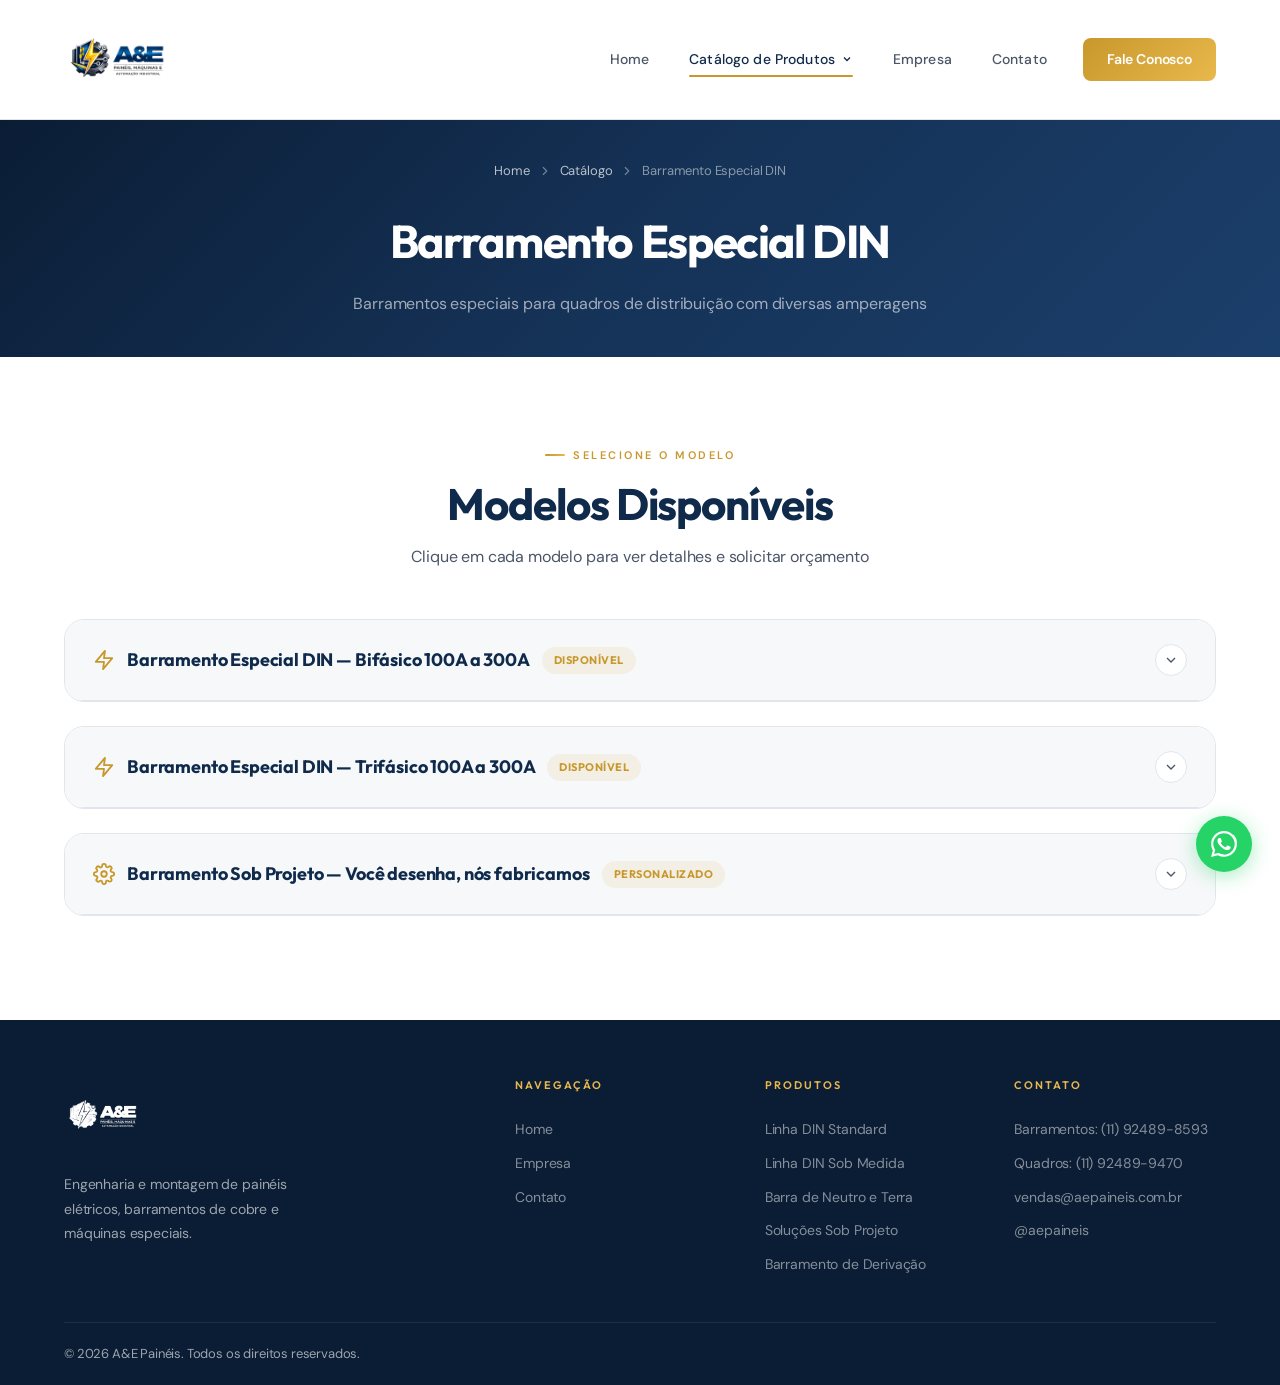
<file: barramento-especial-din.html>
<!DOCTYPE html>
<html lang="pt-BR">
<head>
    <meta charset="UTF-8">
    <meta name="viewport" content="width=device-width, initial-scale=1.0">
    <title>Barramento Especial DIN | A&E Painéis</title>
    <meta name="description" content="Barramentos Especiais DIN em cobre eletrolítico. Diversas amperagens disponíveis. Solicite seu orçamento.">
    <link rel="preconnect" href="https://fonts.googleapis.com">
    <link rel="preconnect" href="https://fonts.gstatic.com" crossorigin>
    <link href="https://fonts.googleapis.com/css2?family=DM+Sans:ital,opsz,wght@0,9..40,300;400;500;600;700;800&family=Outfit:wght@400;500;600;700;800;900&family=Inter:wght@300;400;500;600;700;800;900&family=Space+Grotesk:wght@400;500;600;700&display=swap" rel="stylesheet">
    <link rel="stylesheet" href="styles.css">
    <style>
    /* Tabs for product variants */
    .product-tabs { display:flex;flex-wrap:wrap;gap:10px;margin-bottom:32px; }
    .product-tab {
        padding:10px 22px;border-radius:100px;
        border:1.5px solid var(--border);background:#fff;
        font-family:var(--font-main);font-size:14px;font-weight:600;
        color:var(--text-secondary);cursor:pointer;transition:all 0.3s;
    }
    .product-tab:hover { border-color:var(--accent);color:var(--primary); }
    .product-tab.active {
        background:var(--gradient-accent);border-color:transparent;color:#fff;
    }
    .tab-content { display:none; }
    .tab-content.active { display:block; }
    .variant-card {
        background:#fff;border:1px solid var(--border);
        border-radius:var(--radius-lg);overflow:hidden;
        margin-bottom:24px;transition:all 0.3s;
    }
    .variant-card:hover { border-color:var(--accent);box-shadow:var(--shadow); }
    .variant-header {
        display:flex;align-items:center;justify-content:space-between;
        padding:24px 28px;cursor:pointer;
        background:var(--bg-light);
        border-bottom:1px solid var(--border);
    }
    .variant-header h3 {
        font-family:var(--font-display);font-size:18px;
        font-weight:700;color:var(--primary);
        display:flex;align-items:center;gap:12px;
    }
    .variant-header h3 .badge {
        padding:4px 12px;border-radius:100px;
        background:var(--accent-glow);
        font-size:11px;font-weight:700;color:var(--accent);
        text-transform:uppercase;letter-spacing:0.5px;
    }
    .variant-toggle {
        width:32px;height:32px;border-radius:50%;
        background:#fff;border:1px solid var(--border);
        display:flex;align-items:center;justify-content:center;
        transition:all 0.3s;
    }
    .variant-toggle svg {
        width:16px;height:16px;stroke:var(--text-secondary);
        fill:none;stroke-width:2;transition:transform 0.3s;
    }
    .variant-card.open .variant-toggle svg { transform:rotate(180deg); }
    .variant-card.open .variant-toggle { background:var(--accent-glow);border-color:var(--accent); }
    .variant-card.open .variant-toggle svg { stroke:var(--accent); }

    .variant-body {
        display:none;padding:28px;
    }
    .variant-card.open .variant-body { display:block; }
    .variant-grid {
        display:grid;grid-template-columns:1fr 1fr;gap:32px;
        align-items:start;
    }
    .variant-img {
        width:100%;
        border-radius:var(--radius);overflow:hidden;
        background:#fff;
        display:flex;align-items:center;justify-content:center;
        border:1px solid var(--border);
        padding:16px;
    }
    .variant-img svg { width:56px;height:56px;stroke:var(--text-muted);fill:none;stroke-width:1;opacity:0.4; }
    .variant-img img { width:100%;height:auto;object-fit:contain; }
    .variant-info {}
    .variant-info p {
        font-size:14px;color:var(--text-secondary);line-height:1.7;margin-bottom:16px;
    }
    .variant-specs {
        display:flex;flex-direction:column;gap:8px;margin-bottom:20px;
    }
    .variant-spec {
        display:flex;align-items:center;gap:10px;
        padding:10px 14px;background:var(--bg-light);border-radius:var(--radius-sm);
    }
    .variant-spec svg { width:16px;height:16px;stroke:var(--accent);fill:none;stroke-width:2;flex-shrink:0; }
    .variant-spec span { font-size:13px;color:var(--text); }
    .variant-actions { display:flex;gap:10px; }
    .variant-btn {
        flex:1;display:inline-flex;align-items:center;justify-content:center;gap:8px;
        padding:12px 20px;background:var(--gradient-accent);
        border-radius:var(--radius-sm);border:none;cursor:pointer;
        font-family:var(--font-main);font-weight:600;font-size:13px;color:#fff;
        transition:transform 0.25s,box-shadow 0.25s;
    }
    .variant-btn:hover { transform:translateY(-2px);box-shadow:0 8px 25px rgba(200,152,44,0.3); }
    .variant-btn svg { width:16px;height:16px; }
    @media(max-width:768px) {
        .variant-grid { grid-template-columns:1fr; }
    }
    </style>
</head>
<body>

<!-- HEADER -->
<header class="header" id="header">
    <div class="wrap header-inner">
        <a href="index.html" class="logo"><img src="logo.png" alt="A&E Painéis"></a>
        <nav class="nav" id="mainNav">
            <a href="index.html" class="nav-link">Home</a>
            <div class="nav-dropdown">
                <a href="#" class="nav-link nav-dropdown-toggle active">Catálogo de Produtos<svg viewBox="0 0 24 24"><polyline points="6 9 12 15 18 9"/></svg></a>
                <div class="dropdown-menu">
                    <a href="barramento-padrao-din.html"><svg viewBox="0 0 24 24" stroke-linecap="round" stroke-linejoin="round"><path d="M13 2L3 14h9l-1 8 10-12h-9l1-8z"/></svg>Linha DIN Standard</a>
                    <a href="barramento-especial-din.html"><svg viewBox="0 0 24 24" stroke-linecap="round" stroke-linejoin="round"><path d="M13 2L3 14h9l-1 8 10-12h-9l1-8z"/></svg>Linha DIN Sob Medida</a>
                    <a href="barramento-neutro-terra.html"><svg viewBox="0 0 24 24" stroke-linecap="round" stroke-linejoin="round"><path d="M13 2L3 14h9l-1 8 10-12h-9l1-8z"/></svg>Barra de Neutro e Terra</a>
                    <a href="barramentos-especiais.html"><svg viewBox="0 0 24 24" stroke-linecap="round" stroke-linejoin="round"><path d="M13 2L3 14h9l-1 8 10-12h-9l1-8z"/></svg>Soluções Sob Projeto</a>
                    <a href="barramento-derivacao.html"><svg viewBox="0 0 24 24" stroke-linecap="round" stroke-linejoin="round"><path d="M13 2L3 14h9l-1 8 10-12h-9l1-8z"/></svg>Barramento de Derivação</a>
                    <a href="catalogo.html#maquinas" onclick="setTimeout(function(){filterCards(\x27maquina\x27)},500)"><svg viewBox="0 0 24 24" stroke-linecap="round" stroke-linejoin="round"><path d="M12 2v4m0 12v4M4.93 4.93l2.83 2.83m8.48 8.48l2.83 2.83M2 12h4m12 0h4M4.93 19.07l2.83-2.83m8.48-8.48l2.83-2.83"/></svg>Máquinas Especiais</a>
                </div>
            </div>
            <a href="empresa.html" class="nav-link">Empresa</a>
            <a href="contato.html" class="nav-link">Contato</a>
            <a href="contato.html" class="nav-cta">Fale Conosco</a>
        </nav>
        <button class="hamburger" id="hamburger" aria-label="Menu"><span></span><span></span><span></span></button>
    </div>
</header>

<!-- PRODUCT HERO -->
<section class="product-hero">
    <div class="wrap">
        <div class="breadcrumb">
            <a href="index.html">Home</a>
            <svg viewBox="0 0 24 24" stroke-linecap="round" stroke-linejoin="round"><polyline points="9 18 15 12 9 6"/></svg>
            <a href="#">Catálogo</a>
            <svg viewBox="0 0 24 24" stroke-linecap="round" stroke-linejoin="round"><polyline points="9 18 15 12 9 6"/></svg>
            <span>Barramento Especial DIN</span>
        </div>
        <h1>Barramento Especial DIN</h1>
        <p>Barramentos especiais para quadros de distribuição com diversas amperagens</p>
    </div>
</section>

<!-- PRODUCT VARIANTS -->
<section class="section">
    <div class="wrap">
        <div class="section-header reveal">
            <div class="section-label">Selecione o modelo</div>
            <h2 class="section-title">Modelos Disponíveis</h2>
            <p class="section-sub">Clique em cada modelo para ver detalhes e solicitar orçamento</p>
        </div>

        <!-- Bifásico 100A a 300A -->
        <div class="variant-card reveal" id="bifasico">
            <div class="variant-header" onclick="this.parentElement.classList.toggle('open')">
                <h3><svg viewBox="0 0 24 24" fill="none" stroke="var(--accent)" stroke-width="2" stroke-linecap="round" stroke-linejoin="round" style="width:22px;height:22px"><path d="M13 2L3 14h9l-1 8 10-12h-9l1-8z"/></svg>Barramento Especial DIN — Bifásico 100A a 300A <span class="badge">Disponível</span></h3>
                <div class="variant-toggle"><svg viewBox="0 0 24 24"><polyline points="6 9 12 15 18 9"/></svg></div>
            </div>
            <div class="variant-body">
                <div class="variant-grid">
                    <div class="variant-img"><img src="img/din-sobmedida-bifasico.webp" alt="Barramento Especial DIN Bifásico A&E Painéis"></div>
                    <div class="variant-info">
                        <p>Barramento especial DIN bifásico fabricado em cobre eletrolítico de alta pureza com banho de nitrato de prata. Disponível de 100A até 300A, conforme a necessidade do seu projeto.</p>
                        <div class="variant-specs">
                            <div class="variant-spec"><svg viewBox="0 0 24 24"><polyline points="20 6 9 17 4 12"/></svg><span>Corrente nominal: 100A a 300A</span></div>
                            <div class="variant-spec"><svg viewBox="0 0 24 24"><polyline points="20 6 9 17 4 12"/></svg><span>Configuração: Bifásico</span></div>
                            <div class="variant-spec"><svg viewBox="0 0 24 24"><polyline points="20 6 9 17 4 12"/></svg><span>Cobre eletrolítico com banho de prata</span></div>
                            <div class="variant-spec"><svg viewBox="0 0 24 24"><polyline points="20 6 9 17 4 12"/></svg><span>Fornecido com isoladores e trilhos DIN</span></div>
                            <div class="variant-spec"><svg viewBox="0 0 24 24"><polyline points="20 6 9 17 4 12"/></svg><span>Compatível com principais marcas de disjuntores</span></div>
                        </div>
                        <div class="variant-actions">
                            <a href="https://wa.me/5511924898593?text=Olá! Gostaria de orçamento para Barramento Especial DIN Bifásico." target="_blank" class="variant-btn">
                                <svg viewBox="0 0 24 24" fill="currentColor"><path d="M17.472 14.382c-.297-.149-1.758-.867-2.03-.967-.273-.099-.471-.148-.67.15-.197.297-.767.966-.94 1.164-.173.199-.347.223-.644.075-.297-.15-1.255-.463-2.39-1.475-.883-.788-1.48-1.761-1.653-2.059-.173-.297-.018-.458.13-.606.134-.133.298-.347.446-.52.149-.174.198-.298.298-.497.099-.198.05-.371-.025-.52-.075-.149-.669-1.612-.916-2.207-.242-.579-.487-.5-.669-.51l-.57-.01c-.198 0-.52.074-.792.372-.272.297-1.04 1.016-1.04 2.479 0 1.462 1.065 2.875 1.213 3.074.149.198 2.096 3.2 5.077 4.487.709.306 1.262.489 1.694.625.712.227 1.36.195 1.871.118.571-.085 1.758-.719 2.006-1.413.248-.694.248-1.289.173-1.413-.074-.124-.272-.198-.57-.347z"/><path d="M12 2C6.477 2 2 6.477 2 12c0 1.89.525 3.66 1.438 5.168L2 22l4.832-1.438A9.955 9.955 0 0012 22c5.523 0 10-4.477 10-10S17.523 2 12 2zm0 18a8 8 0 01-4.243-1.214l-.252-.149-2.868.852.852-2.868-.168-.268A8 8 0 1112 20z"/></svg>
                                Solicitar Orçamento
                            </a>
                        </div>
                    </div>
                </div>
            </div>
        </div>

        <!-- Trifásico 100A a 300A -->
        <div class="variant-card reveal" id="trifasico">
            <div class="variant-header" onclick="this.parentElement.classList.toggle('open')">
                <h3><svg viewBox="0 0 24 24" fill="none" stroke="var(--accent)" stroke-width="2" stroke-linecap="round" stroke-linejoin="round" style="width:22px;height:22px"><path d="M13 2L3 14h9l-1 8 10-12h-9l1-8z"/></svg>Barramento Especial DIN — Trifásico 100A a 300A <span class="badge">Disponível</span></h3>
                <div class="variant-toggle"><svg viewBox="0 0 24 24"><polyline points="6 9 12 15 18 9"/></svg></div>
            </div>
            <div class="variant-body">
                <div class="variant-grid">
                    <div class="variant-img"><img src="img/din-sobmedida-trifasico.webp" alt="Barramento Especial DIN Trifásico A&E Painéis"></div>
                    <div class="variant-info">
                        <p>Barramento especial DIN trifásico em cobre eletrolítico de alta pureza. Disponível de 100A até 300A, ideal para quadros de distribuição trifásicos industriais e comerciais.</p>
                        <div class="variant-specs">
                            <div class="variant-spec"><svg viewBox="0 0 24 24"><polyline points="20 6 9 17 4 12"/></svg><span>Corrente nominal: 100A a 300A</span></div>
                            <div class="variant-spec"><svg viewBox="0 0 24 24"><polyline points="20 6 9 17 4 12"/></svg><span>Configuração: Trifásico</span></div>
                            <div class="variant-spec"><svg viewBox="0 0 24 24"><polyline points="20 6 9 17 4 12"/></svg><span>Cobre eletrolítico com banho de prata</span></div>
                            <div class="variant-spec"><svg viewBox="0 0 24 24"><polyline points="20 6 9 17 4 12"/></svg><span>Fornecido com isoladores e trilhos DIN</span></div>
                            <div class="variant-spec"><svg viewBox="0 0 24 24"><polyline points="20 6 9 17 4 12"/></svg><span>Compatível com principais marcas de disjuntores</span></div>
                        </div>
                        <div class="variant-actions">
                            <a href="https://wa.me/5511924898593?text=Olá! Gostaria de orçamento para Barramento Especial DIN Trifásico." target="_blank" class="variant-btn"><svg viewBox="0 0 24 24" fill="currentColor"><path d="M17.472 14.382c-.297-.149-1.758-.867-2.03-.967-.273-.099-.471-.148-.67.15-.197.297-.767.966-.94 1.164-.173.199-.347.223-.644.075-.297-.15-1.255-.463-2.39-1.475-.883-.788-1.48-1.761-1.653-2.059-.173-.297-.018-.458.13-.606.134-.133.298-.347.446-.52.149-.174.198-.298.298-.497.099-.198.05-.371-.025-.52-.075-.149-.669-1.612-.916-2.207-.242-.579-.487-.5-.669-.51l-.57-.01c-.198 0-.52.074-.792.372-.272.297-1.04 1.016-1.04 2.479 0 1.462 1.065 2.875 1.213 3.074.149.198 2.096 3.2 5.077 4.487.709.306 1.262.489 1.694.625.712.227 1.36.195 1.871.118.571-.085 1.758-.719 2.006-1.413.248-.694.248-1.289.173-1.413-.074-.124-.272-.198-.57-.347z"/><path d="M12 2C6.477 2 2 6.477 2 12c0 1.89.525 3.66 1.438 5.168L2 22l4.832-1.438A9.955 9.955 0 0012 22c5.523 0 10-4.477 10-10S17.523 2 12 2zm0 18a8 8 0 01-4.243-1.214l-.252-.149-2.868.852.852-2.868-.168-.268A8 8 0 1112 20z"/></svg>Solicitar Orçamento</a>
                        </div>
                    </div>
                </div>
            </div>
        </div>

        <!-- Sob Projeto -->
        <div class="variant-card reveal" id="sob-projeto">
            <div class="variant-header" onclick="this.parentElement.classList.toggle('open')">
                <h3><svg viewBox="0 0 24 24" fill="none" stroke="var(--accent)" stroke-width="2" stroke-linecap="round" stroke-linejoin="round" style="width:22px;height:22px"><circle cx="12" cy="12" r="3"/><path d="M19.4 15a1.65 1.65 0 00.33 1.82l.06.06a2 2 0 010 2.83 2 2 0 01-2.83 0l-.06-.06a1.65 1.65 0 00-1.82-.33 1.65 1.65 0 00-1 1.51V21a2 2 0 01-4 0v-.09A1.65 1.65 0 009 19.4a1.65 1.65 0 00-1.82.33l-.06.06a2 2 0 01-2.83-2.83l.06-.06A1.65 1.65 0 004.68 15a1.65 1.65 0 00-1.51-1H3a2 2 0 010-4h.09A1.65 1.65 0 004.6 9a1.65 1.65 0 00-.33-1.82l-.06-.06a2 2 0 012.83-2.83l.06.06A1.65 1.65 0 009 4.68a1.65 1.65 0 001-1.51V3a2 2 0 014 0v.09a1.65 1.65 0 001 1.51 1.65 1.65 0 001.82-.33l.06-.06a2 2 0 012.83 2.83l-.06.06a1.65 1.65 0 00-.33 1.82V9c.26.604.852.997 1.51 1H21a2 2 0 010 4h-.09c-.658.003-1.25.396-1.51 1z"/></svg>Barramento Sob Projeto — Você desenha, nós fabricamos <span class="badge">Personalizado</span></h3>
                <div class="variant-toggle"><svg viewBox="0 0 24 24"><polyline points="6 9 12 15 18 9"/></svg></div>
            </div>
            <div class="variant-body">
                <div class="variant-grid">
                    <div class="variant-img"><img src="img/din-sobmedida-especial.jpg" alt="Barramento Sob Projeto A&E Painéis"></div>
                    <div class="variant-info">
                        <p>Tem um barramento específico em mente? Envie seu desenho, amostra ou especificação técnica e nós fabricamos exatamente conforme sua necessidade. Atendemos qualquer configuração, amperagem e dimensão.</p>
                        <div class="variant-specs">
                            <div class="variant-spec"><svg viewBox="0 0 24 24"><polyline points="20 6 9 17 4 12"/></svg><span>Qualquer amperagem e configuração</span></div>
                            <div class="variant-spec"><svg viewBox="0 0 24 24"><polyline points="20 6 9 17 4 12"/></svg><span>Envie seu desenho ou amostra física</span></div>
                            <div class="variant-spec"><svg viewBox="0 0 24 24"><polyline points="20 6 9 17 4 12"/></svg><span>Cobre eletrolítico com ou sem banho de prata</span></div>
                            <div class="variant-spec"><svg viewBox="0 0 24 24"><polyline points="20 6 9 17 4 12"/></svg><span>Prazo ágil de fabricação</span></div>
                            <div class="variant-spec"><svg viewBox="0 0 24 24"><polyline points="20 6 9 17 4 12"/></svg><span>Compatível com qualquer marca de disjuntor</span></div>
                        </div>
                        <div class="variant-actions">
                            <a href="https://wa.me/5511924898593?text=Olá! Tenho um barramento sob medida que gostaria de fabricar. Posso enviar o desenho/amostra?" target="_blank" class="variant-btn"><svg viewBox="0 0 24 24" fill="currentColor"><path d="M17.472 14.382c-.297-.149-1.758-.867-2.03-.967-.273-.099-.471-.148-.67.15-.197.297-.767.966-.94 1.164-.173.199-.347.223-.644.075-.297-.15-1.255-.463-2.39-1.475-.883-.788-1.48-1.761-1.653-2.059-.173-.297-.018-.458.13-.606.134-.133.298-.347.446-.52.149-.174.198-.298.298-.497.099-.198.05-.371-.025-.52-.075-.149-.669-1.612-.916-2.207-.242-.579-.487-.5-.669-.51l-.57-.01c-.198 0-.52.074-.792.372-.272.297-1.04 1.016-1.04 2.479 0 1.462 1.065 2.875 1.213 3.074.149.198 2.096 3.2 5.077 4.487.709.306 1.262.489 1.694.625.712.227 1.36.195 1.871.118.571-.085 1.758-.719 2.006-1.413.248-.694.248-1.289.173-1.413-.074-.124-.272-.198-.57-.347z"/><path d="M12 2C6.477 2 2 6.477 2 12c0 1.89.525 3.66 1.438 5.168L2 22l4.832-1.438A9.955 9.955 0 0012 22c5.523 0 10-4.477 10-10S17.523 2 12 2zm0 18a8 8 0 01-4.243-1.214l-.252-.149-2.868.852.852-2.868-.168-.268A8 8 0 1112 20z"/></svg>Enviar Meu Projeto</a>
                        </div>
                    </div>
                </div>
            </div>
        </div>

    </div>
</section>

<!-- FOOTER -->
<footer class="footer">
    <div class="wrap">
        <div class="footer-grid">
            <div class="footer-brand">
                <a href="index.html" class="logo"><img src="logo.png" alt="A&E Painéis"></a>
                <p>Engenharia e montagem de painéis elétricos, barramentos de cobre e máquinas especiais.</p>
            </div>
            <div class="footer-col"><h4>Navegação</h4><a href="index.html">Home</a><a href="empresa.html">Empresa</a><a href="contato.html">Contato</a></div>
            <div class="footer-col"><h4>Produtos</h4><a href="barramento-padrao-din.html">Linha DIN Standard</a><a href="barramento-especial-din.html">Linha DIN Sob Medida</a><a href="barramento-neutro-terra.html">Barra de Neutro e Terra</a><a href="barramentos-especiais.html">Soluções Sob Projeto</a><a href="barramento-derivacao.html">Barramento de Derivação</a></div>
            <div class="footer-col"><h4>Contato</h4><a href="https://wa.me/5511924898593" target="_blank">Barramentos: (11) 92489-8593</a><a href="https://wa.me/5511924899470" target="_blank">Quadros: (11) 92489-9470</a><a href="mailto:vendas@aepaineis.com.br">vendas@aepaineis.com.br</a><a href="https://instagram.com/aepaineis" target="_blank">@aepaineis</a></div>
        </div>
        <div class="footer-bottom"><p>&copy; 2026 A&E Painéis. Todos os direitos reservados.</p></div>
    </div>
</footer>

<a href="https://wa.me/5511924898593" target="_blank" class="whatsapp-float" aria-label="WhatsApp">
    <svg viewBox="0 0 24 24"><path d="M17.472 14.382c-.297-.149-1.758-.867-2.03-.967-.273-.099-.471-.148-.67.15-.197.297-.767.966-.94 1.164-.173.199-.347.223-.644.075-.297-.15-1.255-.463-2.39-1.475-.883-.788-1.48-1.761-1.653-2.059-.173-.297-.018-.458.13-.606.134-.133.298-.347.446-.52.149-.174.198-.298.298-.497.099-.198.05-.371-.025-.52-.075-.149-.669-1.612-.916-2.207-.242-.579-.487-.5-.669-.51l-.57-.01c-.198 0-.52.074-.792.372-.272.297-1.04 1.016-1.04 2.479 0 1.462 1.065 2.875 1.213 3.074.149.198 2.096 3.2 5.077 4.487.709.306 1.262.489 1.694.625.712.227 1.36.195 1.871.118.571-.085 1.758-.719 2.006-1.413.248-.694.248-1.289.173-1.413-.074-.124-.272-.198-.57-.347m-5.421 7.403h-.004a9.87 9.87 0 01-5.031-1.378l-.361-.214-3.741.982.998-3.648-.235-.374A9.86 9.86 0 012.087 12c.003-5.45 4.437-9.884 9.888-9.884 2.64 0 5.122 1.03 6.988 2.898a9.825 9.825 0 012.893 6.994c-.003 5.45-4.437 9.884-9.885 9.884m8.413-18.297A11.815 11.815 0 0012.05 0C5.495 0 .16 5.335.157 11.892c0 2.096.547 4.142 1.588 5.945L.057 24l6.305-1.654a11.882 11.882 0 005.683 1.448h.005c6.554 0 11.89-5.335 11.893-11.893A11.821 11.821 0 0020.885 3.488"/></svg>
</a>

<script>
window.addEventListener('scroll',()=>{document.getElementById('header').classList.toggle('scrolled',window.scrollY>30)});
document.getElementById('hamburger').addEventListener('click',()=>{document.getElementById('mainNav').classList.toggle('open')});
const ro=new IntersectionObserver(e=>{e.forEach(el=>{if(el.isIntersecting){el.target.classList.add('visible');ro.unobserve(el.target)}})},{threshold:0.1});
document.querySelectorAll('.reveal').forEach(el=>ro.observe(el));
// Open from URL hash
if(window.location.hash){const el=document.querySelector(window.location.hash);if(el&&el.classList.contains('variant-card')){el.classList.add('open');setTimeout(()=>el.scrollIntoView({behavior:'smooth',block:'center'}),300)}}
</script>
</body>
</html>
</file>
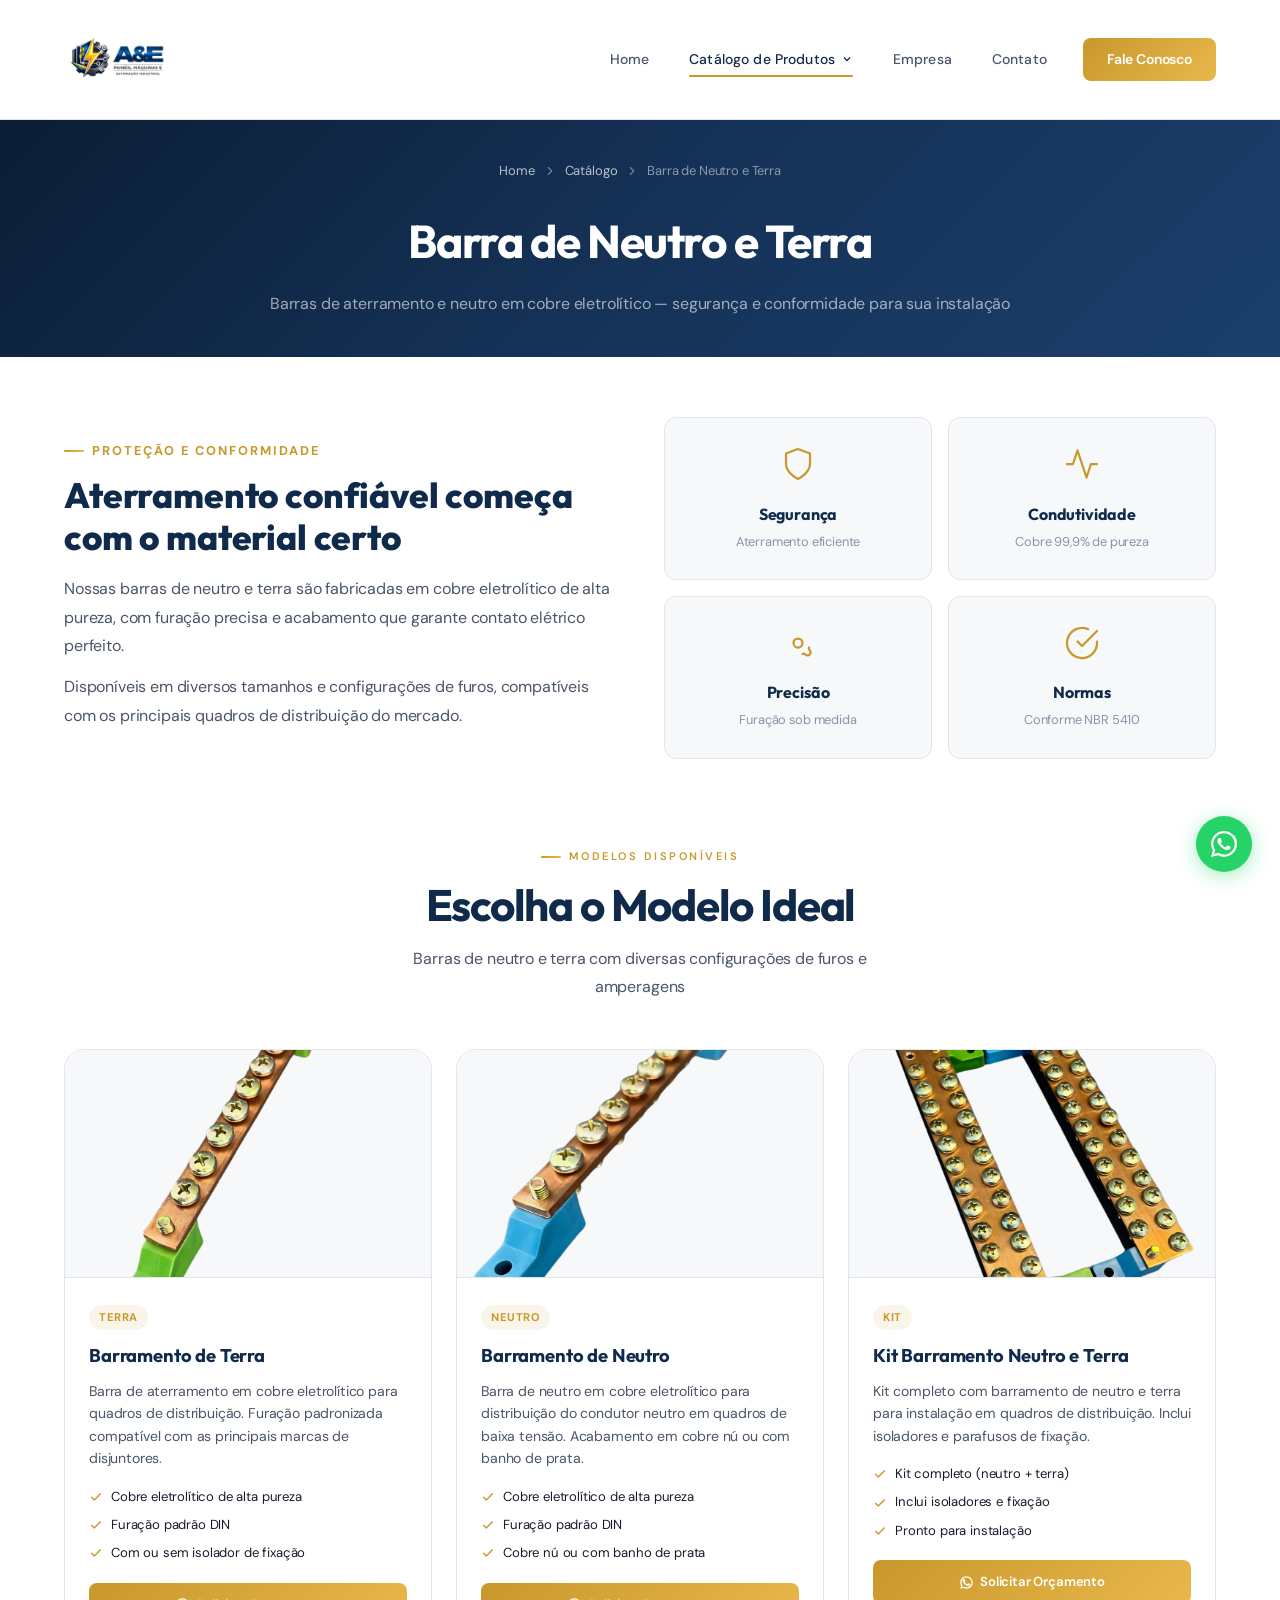
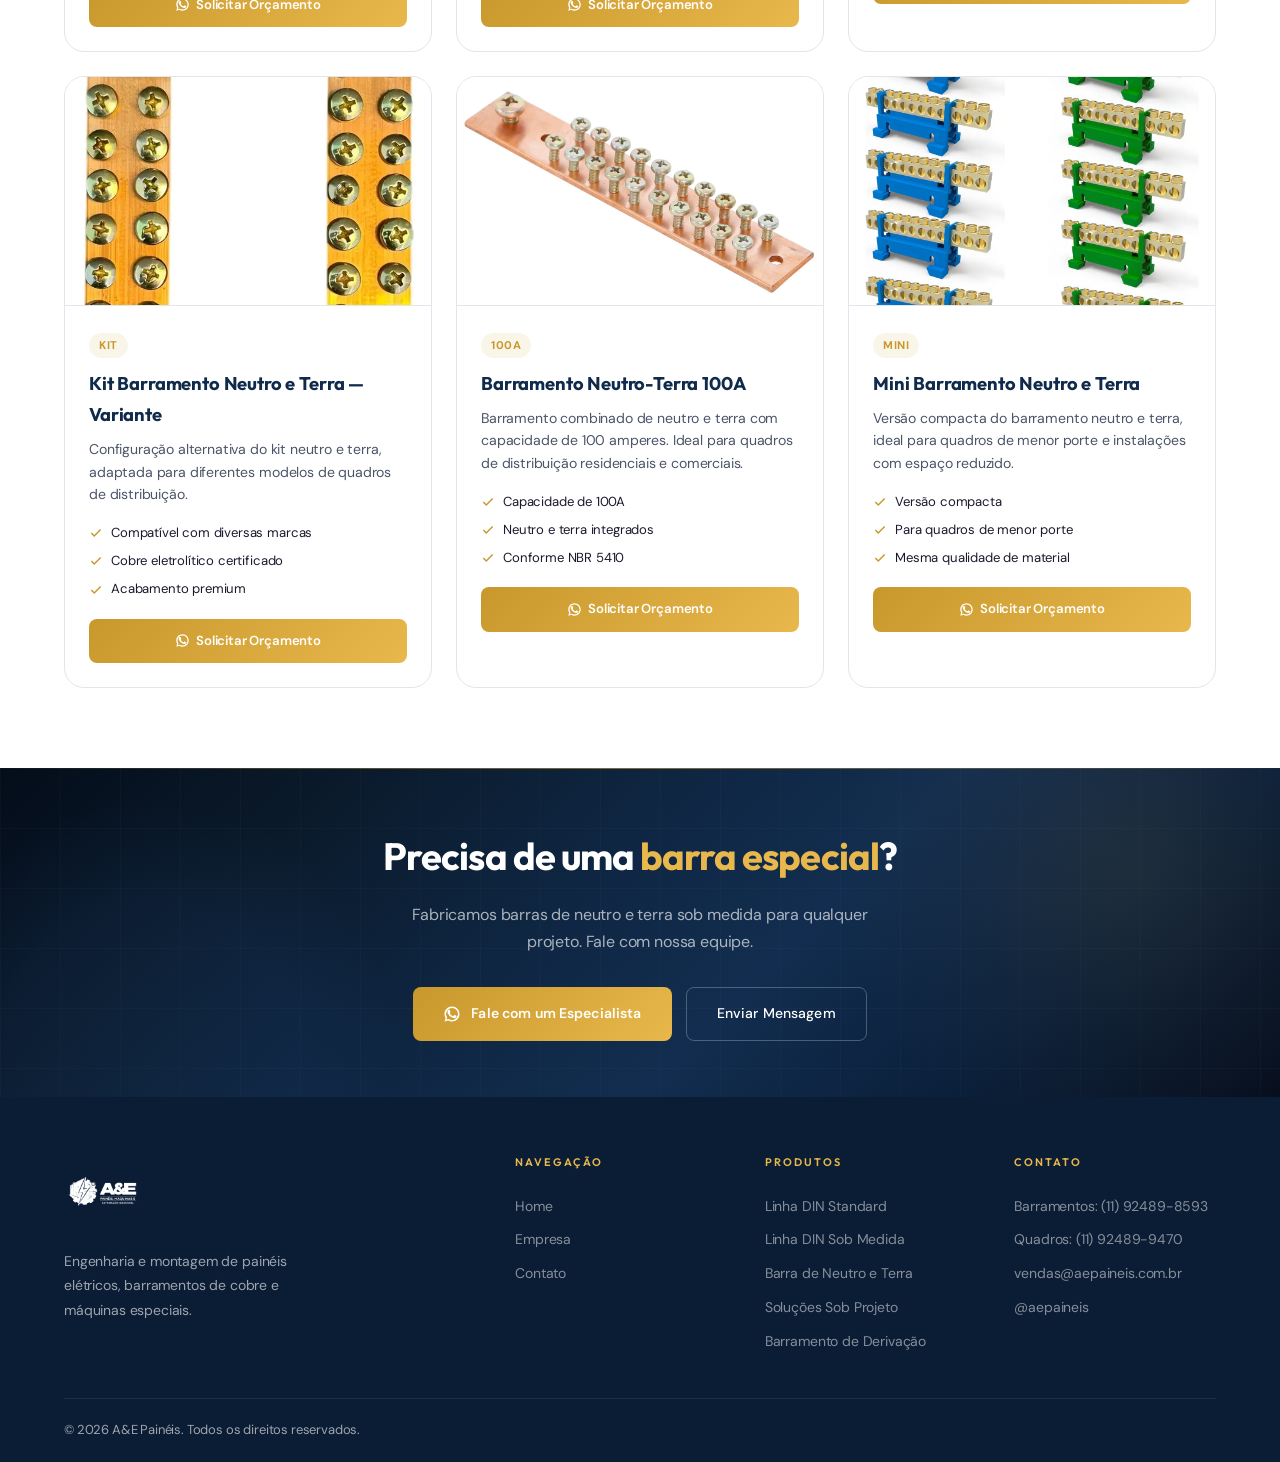
<file: barramento-neutro-terra.html>
<!DOCTYPE html>
<html lang="pt-BR">
<head>
    <meta charset="UTF-8">
    <meta name="viewport" content="width=device-width, initial-scale=1.0">
    <title>Barra de Neutro e Terra | A&E Painéis</title>
    <meta name="description" content="Barras de neutro e terra em cobre eletrolítico para quadros de distribuição. Diversos tamanhos e furações disponíveis.">
    <link rel="preconnect" href="https://fonts.googleapis.com">
    <link rel="preconnect" href="https://fonts.gstatic.com" crossorigin>
    <link href="https://fonts.googleapis.com/css2?family=DM+Sans:ital,opsz,wght@0,9..40,300;400;500;600;700;800&family=Outfit:wght@400;500;600;700;800;900&family=Inter:wght@300;400;500;600;700;800;900&family=Space+Grotesk:wght@400;500;600;700&display=swap" rel="stylesheet">
    <link rel="stylesheet" href="styles.css">
    <style>
    .catalog-intro { padding:60px 0 0; }
    .catalog-intro-grid { display:grid;grid-template-columns:1fr 1fr;gap:48px;align-items:center; }
    .catalog-intro-text .section-label { font-size:0.8rem;font-weight:700;letter-spacing:2px;text-transform:uppercase;color:var(--accent);margin-bottom:12px; }
    .catalog-intro-text h2 { font-family:var(--font-display);font-size:clamp(1.6rem,3vw,2.2rem);font-weight:800;color:var(--primary);line-height:1.2;margin-bottom:16px; }
    .catalog-intro-text p { color:var(--text-secondary);font-size:1rem;line-height:1.8;margin-bottom:12px; }
    .catalog-intro-visual { display:grid;grid-template-columns:1fr 1fr;gap:16px; }
    .civ-card { background:var(--bg-light);border:1px solid var(--border);border-radius:var(--radius);padding:28px 20px;text-align:center;transition:all 0.3s; }
    .civ-card:hover { border-color:var(--accent);box-shadow:var(--shadow);transform:translateY(-3px); }
    .civ-card svg { width:36px;height:36px;stroke:var(--accent);fill:none;stroke-width:1.5;margin-bottom:10px; }
    .civ-card h4 { font-family:var(--font-display);font-size:1rem;font-weight:700;color:var(--primary);margin-bottom:4px; }
    .civ-card p { font-size:0.8rem;color:var(--text-muted);line-height:1.5; }

    .product-cards-grid { display:grid;grid-template-columns:repeat(auto-fill,minmax(320px,1fr));gap:24px;margin-top:48px; }
    .pcard {
        background:#fff;border:1px solid var(--border);border-radius:var(--radius-lg);
        overflow:hidden;transition:all 0.35s;position:relative;
    }
    .pcard:hover { border-color:var(--accent);box-shadow:var(--shadow-lg);transform:translateY(-4px); }
    .pcard-img {
        width:100%;aspect-ratio:16/10;background:var(--bg-light);
        display:flex;align-items:center;justify-content:center;
        border-bottom:1px solid var(--border);overflow:hidden;
    }
    .pcard-img svg { width:48px;height:48px;stroke:var(--text-muted);fill:none;stroke-width:1;opacity:0.3; }
    .pcard-img img { width:100%;height:100%;object-fit:cover; }
    .pcard-body { padding:24px; }
    .pcard-badge {
        display:inline-block;padding:3px 10px;border-radius:100px;
        background:var(--accent-glow);font-size:0.7rem;font-weight:700;
        color:var(--accent);text-transform:uppercase;letter-spacing:0.5px;margin-bottom:10px;
    }
    .pcard-body h3 { font-family:var(--font-display);font-size:1.15rem;font-weight:700;color:var(--primary);margin-bottom:8px; }
    .pcard-body p { font-size:0.88rem;color:var(--text-secondary);line-height:1.6;margin-bottom:16px; }
    .pcard-specs { display:flex;flex-direction:column;gap:6px;margin-bottom:18px; }
    .pcard-spec { display:flex;align-items:center;gap:8px;font-size:0.82rem;color:var(--text); }
    .pcard-spec svg { width:14px;height:14px;stroke:var(--accent);fill:none;stroke-width:2.5;flex-shrink:0; }
    .pcard-actions { display:flex;gap:8px; }
    .pcard-btn {
        flex:1;display:inline-flex;align-items:center;justify-content:center;gap:6px;
        padding:11px 16px;border-radius:var(--radius-sm);border:none;cursor:pointer;
        font-family:var(--font-main);font-weight:600;font-size:0.82rem;
        transition:all 0.25s;text-decoration:none;
    }
    .pcard-btn-primary { background:var(--gradient-accent);color:#fff; }
    .pcard-btn-primary:hover { transform:translateY(-2px);box-shadow:0 8px 25px rgba(200,152,44,0.3); }
    .pcard-btn-outline { background:transparent;border:1.5px solid var(--border);color:var(--primary); }
    .pcard-btn-outline:hover { border-color:var(--accent);color:var(--accent); }
    .pcard-btn svg { width:15px;height:15px; }

    @media(max-width:1024px) { .catalog-intro-grid { grid-template-columns:1fr; } }
    @media(max-width:768px) { .product-cards-grid { grid-template-columns:1fr; } }
    </style>
</head>
<body>

<!-- HEADER -->
<header class="header" id="header">
    <div class="wrap header-inner">
        <a href="index.html" class="logo"><img src="logo.png" alt="A&E Painéis"></a>
        <nav class="nav" id="mainNav">
            <a href="index.html" class="nav-link">Home</a>
            <div class="nav-dropdown">
                <a href="#" class="nav-link nav-dropdown-toggle active">Catálogo de Produtos<svg viewBox="0 0 24 24"><polyline points="6 9 12 15 18 9"/></svg></a>
                <div class="dropdown-menu">
                    <a href="barramento-padrao-din.html"><svg viewBox="0 0 24 24" stroke-linecap="round" stroke-linejoin="round"><path d="M13 2L3 14h9l-1 8 10-12h-9l1-8z"/></svg>Linha DIN Standard</a>
                    <a href="barramento-especial-din.html"><svg viewBox="0 0 24 24" stroke-linecap="round" stroke-linejoin="round"><path d="M13 2L3 14h9l-1 8 10-12h-9l1-8z"/></svg>Linha DIN Sob Medida</a>
                    <a href="barramento-neutro-terra.html"><svg viewBox="0 0 24 24" stroke-linecap="round" stroke-linejoin="round"><path d="M13 2L3 14h9l-1 8 10-12h-9l1-8z"/></svg>Barra de Neutro e Terra</a>
                    <a href="barramentos-especiais.html"><svg viewBox="0 0 24 24" stroke-linecap="round" stroke-linejoin="round"><path d="M13 2L3 14h9l-1 8 10-12h-9l1-8z"/></svg>Soluções Sob Projeto</a>
                    <a href="barramento-derivacao.html"><svg viewBox="0 0 24 24" stroke-linecap="round" stroke-linejoin="round"><path d="M13 2L3 14h9l-1 8 10-12h-9l1-8z"/></svg>Barramento de Derivação</a>
                    <a href="catalogo.html#maquinas" onclick="setTimeout(function(){filterCards(\x27maquina\x27)},500)"><svg viewBox="0 0 24 24" stroke-linecap="round" stroke-linejoin="round"><path d="M12 2v4m0 12v4M4.93 4.93l2.83 2.83m8.48 8.48l2.83 2.83M2 12h4m12 0h4M4.93 19.07l2.83-2.83m8.48-8.48l2.83-2.83"/></svg>Máquinas Especiais</a>
                </div>
            </div>
            <a href="empresa.html" class="nav-link">Empresa</a>
            <a href="contato.html" class="nav-link">Contato</a>
            <a href="contato.html" class="nav-cta">Fale Conosco</a>
        </nav>
        <button class="hamburger" id="hamburger" aria-label="Menu"><span></span><span></span><span></span></button>
    </div>
</header>

<!-- PRODUCT HERO -->
<section class="product-hero">
    <div class="wrap">
        <div class="breadcrumb">
            <a href="index.html">Home</a>
            <svg viewBox="0 0 24 24" stroke-linecap="round" stroke-linejoin="round"><polyline points="9 18 15 12 9 6"/></svg>
            <a href="#">Catálogo</a>
            <svg viewBox="0 0 24 24" stroke-linecap="round" stroke-linejoin="round"><polyline points="9 18 15 12 9 6"/></svg>
            <span>Barra de Neutro e Terra</span>
        </div>
        <h1>Barra de Neutro e Terra</h1>
        <p>Barras de aterramento e neutro em cobre eletrolítico — segurança e conformidade para sua instalação</p>
    </div>
</section>

<!-- INTRO -->
<section class="section catalog-intro">
    <div class="wrap">
        <div class="catalog-intro-grid reveal">
            <div class="catalog-intro-text">
                <div class="section-label">Proteção e Conformidade</div>
                <h2>Aterramento confiável começa com o material certo</h2>
                <p>Nossas barras de neutro e terra são fabricadas em cobre eletrolítico de alta pureza, com furação precisa e acabamento que garante contato elétrico perfeito.</p>
                <p>Disponíveis em diversos tamanhos e configurações de furos, compatíveis com os principais quadros de distribuição do mercado.</p>
            </div>
            <div class="catalog-intro-visual">
                <div class="civ-card">
                    <svg viewBox="0 0 24 24" stroke-linecap="round" stroke-linejoin="round"><path d="M12 22s8-4 8-10V5l-8-3-8 3v7c0 6 8 10 8 10z"/></svg>
                    <h4>Segurança</h4>
                    <p>Aterramento eficiente</p>
                </div>
                <div class="civ-card">
                    <svg viewBox="0 0 24 24" stroke-linecap="round" stroke-linejoin="round"><polyline points="22 12 18 12 15 21 9 3 6 12 2 12"/></svg>
                    <h4>Condutividade</h4>
                    <p>Cobre 99,9% de pureza</p>
                </div>
                <div class="civ-card">
                    <svg viewBox="0 0 24 24" stroke-linecap="round" stroke-linejoin="round"><circle cx="12" cy="12" r="3"/><path d="M19.4 15a1.65 1.65 0 00.33 1.82l.06.06a2 2 0 010 2.83 2 2 0 01-2.83 0l-.06-.06a1.65 1.65 0 00-1.82-.33"/></svg>
                    <h4>Precisão</h4>
                    <p>Furação sob medida</p>
                </div>
                <div class="civ-card">
                    <svg viewBox="0 0 24 24" stroke-linecap="round" stroke-linejoin="round"><path d="M22 11.08V12a10 10 0 11-5.93-9.14"/><polyline points="22 4 12 14.01 9 11.01"/></svg>
                    <h4>Normas</h4>
                    <p>Conforme NBR 5410</p>
                </div>
            </div>
        </div>
    </div>
</section>

<!-- PRODUCT CARDS -->
<section class="section">
    <div class="wrap">
        <div class="section-header reveal" style="text-align:center">
            <div class="section-label">Modelos disponíveis</div>
            <h2 class="section-title">Escolha o Modelo Ideal</h2>
            <p class="section-sub">Barras de neutro e terra com diversas configurações de furos e amperagens</p>
        </div>

        <div class="product-cards-grid">
            <!-- 1. Barramento de Terra -->
            <div class="pcard reveal reveal-d1">
                <div class="pcard-img"><img src="img/bar-terra.png" alt="Barramento de Terra A&E Painéis"></div>
                <div class="pcard-body">
                    <span class="pcard-badge">Terra</span>
                    <h3>Barramento de Terra</h3>
                    <p>Barra de aterramento em cobre eletrolítico para quadros de distribuição. Furação padronizada compatível com as principais marcas de disjuntores.</p>
                    <div class="pcard-specs">
                        <div class="pcard-spec"><svg viewBox="0 0 24 24"><polyline points="20 6 9 17 4 12"/></svg><span>Cobre eletrolítico de alta pureza</span></div>
                        <div class="pcard-spec"><svg viewBox="0 0 24 24"><polyline points="20 6 9 17 4 12"/></svg><span>Furação padrão DIN</span></div>
                        <div class="pcard-spec"><svg viewBox="0 0 24 24"><polyline points="20 6 9 17 4 12"/></svg><span>Com ou sem isolador de fixação</span></div>
                    </div>
                    <div class="pcard-actions">
                        <a href="https://wa.me/5511924898593?text=Olá! Gostaria de orçamento para Barramento de Terra." target="_blank" class="pcard-btn pcard-btn-primary"><svg viewBox="0 0 24 24" fill="currentColor"><path d="M17.472 14.382c-.297-.149-1.758-.867-2.03-.967-.273-.099-.471-.148-.67.15-.197.297-.767.966-.94 1.164-.173.199-.347.223-.644.075-.297-.15-1.255-.463-2.39-1.475-.883-.788-1.48-1.761-1.653-2.059-.173-.297-.018-.458.13-.606.134-.133.298-.347.446-.52.149-.174.198-.298.298-.497.099-.198.05-.371-.025-.52-.075-.149-.669-1.612-.916-2.207-.242-.579-.487-.5-.669-.51l-.57-.01c-.198 0-.52.074-.792.372-.272.297-1.04 1.016-1.04 2.479 0 1.462 1.065 2.875 1.213 3.074.149.198 2.096 3.2 5.077 4.487.709.306 1.262.489 1.694.625.712.227 1.36.195 1.871.118.571-.085 1.758-.719 2.006-1.413.248-.694.248-1.289.173-1.413-.074-.124-.272-.198-.57-.347z"/><path d="M12 2C6.477 2 2 6.477 2 12c0 1.89.525 3.66 1.438 5.168L2 22l4.832-1.438A9.955 9.955 0 0012 22c5.523 0 10-4.477 10-10S17.523 2 12 2zm0 18a8 8 0 01-4.243-1.214l-.252-.149-2.868.852.852-2.868-.168-.268A8 8 0 1112 20z"/></svg>Solicitar Orçamento</a>
                    </div>
                </div>
            </div>

            <!-- 2. Barramento de Neutro -->
            <div class="pcard reveal reveal-d2">
                <div class="pcard-img"><img src="img/bar-neutro.png" alt="Barramento de Neutro A&E Painéis"></div>
                <div class="pcard-body">
                    <span class="pcard-badge">Neutro</span>
                    <h3>Barramento de Neutro</h3>
                    <p>Barra de neutro em cobre eletrolítico para distribuição do condutor neutro em quadros de baixa tensão. Acabamento em cobre nú ou com banho de prata.</p>
                    <div class="pcard-specs">
                        <div class="pcard-spec"><svg viewBox="0 0 24 24"><polyline points="20 6 9 17 4 12"/></svg><span>Cobre eletrolítico de alta pureza</span></div>
                        <div class="pcard-spec"><svg viewBox="0 0 24 24"><polyline points="20 6 9 17 4 12"/></svg><span>Furação padrão DIN</span></div>
                        <div class="pcard-spec"><svg viewBox="0 0 24 24"><polyline points="20 6 9 17 4 12"/></svg><span>Cobre nú ou com banho de prata</span></div>
                    </div>
                    <div class="pcard-actions">
                        <a href="https://wa.me/5511924898593?text=Olá! Gostaria de orçamento para Barramento de Neutro." target="_blank" class="pcard-btn pcard-btn-primary"><svg viewBox="0 0 24 24" fill="currentColor"><path d="M17.472 14.382c-.297-.149-1.758-.867-2.03-.967-.273-.099-.471-.148-.67.15-.197.297-.767.966-.94 1.164-.173.199-.347.223-.644.075-.297-.15-1.255-.463-2.39-1.475-.883-.788-1.48-1.761-1.653-2.059-.173-.297-.018-.458.13-.606.134-.133.298-.347.446-.52.149-.174.198-.298.298-.497.099-.198.05-.371-.025-.52-.075-.149-.669-1.612-.916-2.207-.242-.579-.487-.5-.669-.51l-.57-.01c-.198 0-.52.074-.792.372-.272.297-1.04 1.016-1.04 2.479 0 1.462 1.065 2.875 1.213 3.074.149.198 2.096 3.2 5.077 4.487.709.306 1.262.489 1.694.625.712.227 1.36.195 1.871.118.571-.085 1.758-.719 2.006-1.413.248-.694.248-1.289.173-1.413-.074-.124-.272-.198-.57-.347z"/><path d="M12 2C6.477 2 2 6.477 2 12c0 1.89.525 3.66 1.438 5.168L2 22l4.832-1.438A9.955 9.955 0 0012 22c5.523 0 10-4.477 10-10S17.523 2 12 2zm0 18a8 8 0 01-4.243-1.214l-.252-.149-2.868.852.852-2.868-.168-.268A8 8 0 1112 20z"/></svg>Solicitar Orçamento</a>
                    </div>
                </div>
            </div>

            <!-- 3. Kit Barramento Neutro e Terra -->
            <div class="pcard reveal reveal-d3">
                <div class="pcard-img"><img src="img/bar-kit-neutro-terra.png" alt="Kit Barramento Neutro e Terra A&E Painéis"></div>
                <div class="pcard-body">
                    <span class="pcard-badge">Kit</span>
                    <h3>Kit Barramento Neutro e Terra</h3>
                    <p>Kit completo com barramento de neutro e terra para instalação em quadros de distribuição. Inclui isoladores e parafusos de fixação.</p>
                    <div class="pcard-specs">
                        <div class="pcard-spec"><svg viewBox="0 0 24 24"><polyline points="20 6 9 17 4 12"/></svg><span>Kit completo (neutro + terra)</span></div>
                        <div class="pcard-spec"><svg viewBox="0 0 24 24"><polyline points="20 6 9 17 4 12"/></svg><span>Inclui isoladores e fixação</span></div>
                        <div class="pcard-spec"><svg viewBox="0 0 24 24"><polyline points="20 6 9 17 4 12"/></svg><span>Pronto para instalação</span></div>
                    </div>
                    <div class="pcard-actions">
                        <a href="https://wa.me/5511924898593?text=Olá! Gostaria de orçamento para Kit Barramento Neutro e Terra." target="_blank" class="pcard-btn pcard-btn-primary"><svg viewBox="0 0 24 24" fill="currentColor"><path d="M17.472 14.382c-.297-.149-1.758-.867-2.03-.967-.273-.099-.471-.148-.67.15-.197.297-.767.966-.94 1.164-.173.199-.347.223-.644.075-.297-.15-1.255-.463-2.39-1.475-.883-.788-1.48-1.761-1.653-2.059-.173-.297-.018-.458.13-.606.134-.133.298-.347.446-.52.149-.174.198-.298.298-.497.099-.198.05-.371-.025-.52-.075-.149-.669-1.612-.916-2.207-.242-.579-.487-.5-.669-.51l-.57-.01c-.198 0-.52.074-.792.372-.272.297-1.04 1.016-1.04 2.479 0 1.462 1.065 2.875 1.213 3.074.149.198 2.096 3.2 5.077 4.487.709.306 1.262.489 1.694.625.712.227 1.36.195 1.871.118.571-.085 1.758-.719 2.006-1.413.248-.694.248-1.289.173-1.413-.074-.124-.272-.198-.57-.347z"/><path d="M12 2C6.477 2 2 6.477 2 12c0 1.89.525 3.66 1.438 5.168L2 22l4.832-1.438A9.955 9.955 0 0012 22c5.523 0 10-4.477 10-10S17.523 2 12 2zm0 18a8 8 0 01-4.243-1.214l-.252-.149-2.868.852.852-2.868-.168-.268A8 8 0 1112 20z"/></svg>Solicitar Orçamento</a>
                    </div>
                </div>
            </div>

            <!-- 4. Kit Barramento Neutro e Terra (variante) -->
            <div class="pcard reveal reveal-d1">
                <div class="pcard-img"><img src="img/bar-kit-neutro-terra-2.webp" alt="Kit Barramento Neutro e Terra Variante A&E Painéis"></div>
                <div class="pcard-body">
                    <span class="pcard-badge">Kit</span>
                    <h3>Kit Barramento Neutro e Terra — Variante</h3>
                    <p>Configuração alternativa do kit neutro e terra, adaptada para diferentes modelos de quadros de distribuição.</p>
                    <div class="pcard-specs">
                        <div class="pcard-spec"><svg viewBox="0 0 24 24"><polyline points="20 6 9 17 4 12"/></svg><span>Compatível com diversas marcas</span></div>
                        <div class="pcard-spec"><svg viewBox="0 0 24 24"><polyline points="20 6 9 17 4 12"/></svg><span>Cobre eletrolítico certificado</span></div>
                        <div class="pcard-spec"><svg viewBox="0 0 24 24"><polyline points="20 6 9 17 4 12"/></svg><span>Acabamento premium</span></div>
                    </div>
                    <div class="pcard-actions">
                        <a href="https://wa.me/5511924898593?text=Olá! Gostaria de orçamento para Kit Barramento Neutro e Terra." target="_blank" class="pcard-btn pcard-btn-primary"><svg viewBox="0 0 24 24" fill="currentColor"><path d="M17.472 14.382c-.297-.149-1.758-.867-2.03-.967-.273-.099-.471-.148-.67.15-.197.297-.767.966-.94 1.164-.173.199-.347.223-.644.075-.297-.15-1.255-.463-2.39-1.475-.883-.788-1.48-1.761-1.653-2.059-.173-.297-.018-.458.13-.606.134-.133.298-.347.446-.52.149-.174.198-.298.298-.497.099-.198.05-.371-.025-.52-.075-.149-.669-1.612-.916-2.207-.242-.579-.487-.5-.669-.51l-.57-.01c-.198 0-.52.074-.792.372-.272.297-1.04 1.016-1.04 2.479 0 1.462 1.065 2.875 1.213 3.074.149.198 2.096 3.2 5.077 4.487.709.306 1.262.489 1.694.625.712.227 1.36.195 1.871.118.571-.085 1.758-.719 2.006-1.413.248-.694.248-1.289.173-1.413-.074-.124-.272-.198-.57-.347z"/><path d="M12 2C6.477 2 2 6.477 2 12c0 1.89.525 3.66 1.438 5.168L2 22l4.832-1.438A9.955 9.955 0 0012 22c5.523 0 10-4.477 10-10S17.523 2 12 2zm0 18a8 8 0 01-4.243-1.214l-.252-.149-2.868.852.852-2.868-.168-.268A8 8 0 1112 20z"/></svg>Solicitar Orçamento</a>
                    </div>
                </div>
            </div>

            <!-- 5. Barramento Neutro-Terra 100A -->
            <div class="pcard reveal reveal-d2">
                <div class="pcard-img"><img src="img/bar-neutro-terra-100a.webp" alt="Barramento Neutro-Terra 100A A&E Painéis"></div>
                <div class="pcard-body">
                    <span class="pcard-badge">100A</span>
                    <h3>Barramento Neutro-Terra 100A</h3>
                    <p>Barramento combinado de neutro e terra com capacidade de 100 amperes. Ideal para quadros de distribuição residenciais e comerciais.</p>
                    <div class="pcard-specs">
                        <div class="pcard-spec"><svg viewBox="0 0 24 24"><polyline points="20 6 9 17 4 12"/></svg><span>Capacidade de 100A</span></div>
                        <div class="pcard-spec"><svg viewBox="0 0 24 24"><polyline points="20 6 9 17 4 12"/></svg><span>Neutro e terra integrados</span></div>
                        <div class="pcard-spec"><svg viewBox="0 0 24 24"><polyline points="20 6 9 17 4 12"/></svg><span>Conforme NBR 5410</span></div>
                    </div>
                    <div class="pcard-actions">
                        <a href="https://wa.me/5511924898593?text=Olá! Gostaria de orçamento para Barramento Neutro-Terra 100A." target="_blank" class="pcard-btn pcard-btn-primary"><svg viewBox="0 0 24 24" fill="currentColor"><path d="M17.472 14.382c-.297-.149-1.758-.867-2.03-.967-.273-.099-.471-.148-.67.15-.197.297-.767.966-.94 1.164-.173.199-.347.223-.644.075-.297-.15-1.255-.463-2.39-1.475-.883-.788-1.48-1.761-1.653-2.059-.173-.297-.018-.458.13-.606.134-.133.298-.347.446-.52.149-.174.198-.298.298-.497.099-.198.05-.371-.025-.52-.075-.149-.669-1.612-.916-2.207-.242-.579-.487-.5-.669-.51l-.57-.01c-.198 0-.52.074-.792.372-.272.297-1.04 1.016-1.04 2.479 0 1.462 1.065 2.875 1.213 3.074.149.198 2.096 3.2 5.077 4.487.709.306 1.262.489 1.694.625.712.227 1.36.195 1.871.118.571-.085 1.758-.719 2.006-1.413.248-.694.248-1.289.173-1.413-.074-.124-.272-.198-.57-.347z"/><path d="M12 2C6.477 2 2 6.477 2 12c0 1.89.525 3.66 1.438 5.168L2 22l4.832-1.438A9.955 9.955 0 0012 22c5.523 0 10-4.477 10-10S17.523 2 12 2zm0 18a8 8 0 01-4.243-1.214l-.252-.149-2.868.852.852-2.868-.168-.268A8 8 0 1112 20z"/></svg>Solicitar Orçamento</a>
                    </div>
                </div>
            </div>

            <!-- 6. Mini Barramento Neutro e Terra -->
            <div class="pcard reveal reveal-d3">
                <div class="pcard-img"><img src="img/bar-mini-neutro-terra.webp" alt="Mini Barramento Neutro e Terra A&E Painéis"></div>
                <div class="pcard-body">
                    <span class="pcard-badge">Mini</span>
                    <h3>Mini Barramento Neutro e Terra</h3>
                    <p>Versão compacta do barramento neutro e terra, ideal para quadros de menor porte e instalações com espaço reduzido.</p>
                    <div class="pcard-specs">
                        <div class="pcard-spec"><svg viewBox="0 0 24 24"><polyline points="20 6 9 17 4 12"/></svg><span>Versão compacta</span></div>
                        <div class="pcard-spec"><svg viewBox="0 0 24 24"><polyline points="20 6 9 17 4 12"/></svg><span>Para quadros de menor porte</span></div>
                        <div class="pcard-spec"><svg viewBox="0 0 24 24"><polyline points="20 6 9 17 4 12"/></svg><span>Mesma qualidade de material</span></div>
                    </div>
                    <div class="pcard-actions">
                        <a href="https://wa.me/5511924898593?text=Olá! Gostaria de orçamento para Mini Barramento Neutro e Terra." target="_blank" class="pcard-btn pcard-btn-primary"><svg viewBox="0 0 24 24" fill="currentColor"><path d="M17.472 14.382c-.297-.149-1.758-.867-2.03-.967-.273-.099-.471-.148-.67.15-.197.297-.767.966-.94 1.164-.173.199-.347.223-.644.075-.297-.15-1.255-.463-2.39-1.475-.883-.788-1.48-1.761-1.653-2.059-.173-.297-.018-.458.13-.606.134-.133.298-.347.446-.52.149-.174.198-.298.298-.497.099-.198.05-.371-.025-.52-.075-.149-.669-1.612-.916-2.207-.242-.579-.487-.5-.669-.51l-.57-.01c-.198 0-.52.074-.792.372-.272.297-1.04 1.016-1.04 2.479 0 1.462 1.065 2.875 1.213 3.074.149.198 2.096 3.2 5.077 4.487.709.306 1.262.489 1.694.625.712.227 1.36.195 1.871.118.571-.085 1.758-.719 2.006-1.413.248-.694.248-1.289.173-1.413-.074-.124-.272-.198-.57-.347z"/><path d="M12 2C6.477 2 2 6.477 2 12c0 1.89.525 3.66 1.438 5.168L2 22l4.832-1.438A9.955 9.955 0 0012 22c5.523 0 10-4.477 10-10S17.523 2 12 2zm0 18a8 8 0 01-4.243-1.214l-.252-.149-2.868.852.852-2.868-.168-.268A8 8 0 1112 20z"/></svg>Solicitar Orçamento</a>
                    </div>
                </div>
            </div>
        </div>
    </div>
</section>

<!-- CTA -->
<section class="cta-section">
    <div class="cta-pattern"></div>
    <div class="cta-glow-line"></div>
    <div class="wrap">
        <div class="cta-box reveal">
            <h2>Precisa de uma <span style="color:var(--accent-light)">barra especial</span>?</h2>
            <p>Fabricamos barras de neutro e terra sob medida para qualquer projeto. Fale com nossa equipe.</p>
            <div class="cta-actions">
                <a href="https://wa.me/5511924898593" target="_blank" class="btn-primary">
                    <svg viewBox="0 0 24 24" fill="currentColor" style="width:18px;height:18px"><path d="M17.472 14.382c-.297-.149-1.758-.867-2.03-.967-.273-.099-.471-.148-.67.15-.197.297-.767.966-.94 1.164-.173.199-.347.223-.644.075-.297-.15-1.255-.463-2.39-1.475-.883-.788-1.48-1.761-1.653-2.059-.173-.297-.018-.458.13-.606.134-.133.298-.347.446-.52.149-.174.198-.298.298-.497.099-.198.05-.371-.025-.52-.075-.149-.669-1.612-.916-2.207-.242-.579-.487-.5-.669-.51l-.57-.01c-.198 0-.52.074-.792.372-.272.297-1.04 1.016-1.04 2.479 0 1.462 1.065 2.875 1.213 3.074.149.198 2.096 3.2 5.077 4.487.709.306 1.262.489 1.694.625.712.227 1.36.195 1.871.118.571-.085 1.758-.719 2.006-1.413.248-.694.248-1.289.173-1.413-.074-.124-.272-.198-.57-.347z"/><path d="M12 2C6.477 2 2 6.477 2 12c0 1.89.525 3.66 1.438 5.168L2 22l4.832-1.438A9.955 9.955 0 0012 22c5.523 0 10-4.477 10-10S17.523 2 12 2zm0 18a8 8 0 01-4.243-1.214l-.252-.149-2.868.852.852-2.868-.168-.268A8 8 0 1112 20z"/></svg>
                    Fale com um Especialista
                </a>
                <a href="contato.html" class="btn-outline">Enviar Mensagem</a>
            </div>
        </div>
    </div>
</section>

<!-- FOOTER -->
<footer class="footer">
    <div class="wrap">
        <div class="footer-grid">
            <div class="footer-brand">
                <a href="index.html" class="logo"><img src="logo.png" alt="A&E Painéis"></a>
                <p>Engenharia e montagem de painéis elétricos, barramentos de cobre e máquinas especiais.</p>
            </div>
            <div class="footer-col"><h4>Navegação</h4><a href="index.html">Home</a><a href="empresa.html">Empresa</a><a href="contato.html">Contato</a></div>
            <div class="footer-col"><h4>Produtos</h4><a href="barramento-padrao-din.html">Linha DIN Standard</a><a href="barramento-especial-din.html">Linha DIN Sob Medida</a><a href="barramento-neutro-terra.html">Barra de Neutro e Terra</a><a href="barramentos-especiais.html">Soluções Sob Projeto</a><a href="barramento-derivacao.html">Barramento de Derivação</a></div>
            <div class="footer-col"><h4>Contato</h4><a href="https://wa.me/5511924898593" target="_blank">Barramentos: (11) 92489-8593</a><a href="https://wa.me/5511924899470" target="_blank">Quadros: (11) 92489-9470</a><a href="mailto:vendas@aepaineis.com.br">vendas@aepaineis.com.br</a><a href="https://instagram.com/aepaineis" target="_blank">@aepaineis</a></div>
        </div>
        <div class="footer-bottom"><p>&copy; 2026 A&E Painéis. Todos os direitos reservados.</p></div>
    </div>
</footer>

<a href="https://wa.me/5511924898593" target="_blank" class="whatsapp-float" aria-label="WhatsApp">
    <svg viewBox="0 0 24 24"><path d="M17.472 14.382c-.297-.149-1.758-.867-2.03-.967-.273-.099-.471-.148-.67.15-.197.297-.767.966-.94 1.164-.173.199-.347.223-.644.075-.297-.15-1.255-.463-2.39-1.475-.883-.788-1.48-1.761-1.653-2.059-.173-.297-.018-.458.13-.606.134-.133.298-.347.446-.52.149-.174.198-.298.298-.497.099-.198.05-.371-.025-.52-.075-.149-.669-1.612-.916-2.207-.242-.579-.487-.5-.669-.51l-.57-.01c-.198 0-.52.074-.792.372-.272.297-1.04 1.016-1.04 2.479 0 1.462 1.065 2.875 1.213 3.074.149.198 2.096 3.2 5.077 4.487.709.306 1.262.489 1.694.625.712.227 1.36.195 1.871.118.571-.085 1.758-.719 2.006-1.413.248-.694.248-1.289.173-1.413-.074-.124-.272-.198-.57-.347m-5.421 7.403h-.004a9.87 9.87 0 01-5.031-1.378l-.361-.214-3.741.982.998-3.648-.235-.374A9.86 9.86 0 012.087 12c.003-5.45 4.437-9.884 9.888-9.884 2.64 0 5.122 1.03 6.988 2.898a9.825 9.825 0 012.893 6.994c-.003 5.45-4.437 9.884-9.885 9.884m8.413-18.297A11.815 11.815 0 0012.05 0C5.495 0 .16 5.335.157 11.892c0 2.096.547 4.142 1.588 5.945L.057 24l6.305-1.654a11.882 11.882 0 005.683 1.448h.005c6.554 0 11.89-5.335 11.893-11.893A11.821 11.821 0 0020.885 3.488"/></svg>
</a>

<script>
window.addEventListener('scroll',()=>{document.getElementById('header').classList.toggle('scrolled',window.scrollY>30)});
document.getElementById('hamburger').addEventListener('click',()=>{document.getElementById('mainNav').classList.toggle('open')});
document.querySelectorAll('.nav-link').forEach(a=>{a.addEventListener('click',()=>{document.getElementById('mainNav').classList.remove('open')})});
const ro=new IntersectionObserver(e=>{e.forEach(el=>{if(el.isIntersecting){el.target.classList.add('visible');ro.unobserve(el.target)}})},{threshold:0.1});
document.querySelectorAll('.reveal').forEach(el=>ro.observe(el));
</script>
</body>
</html>
</file>
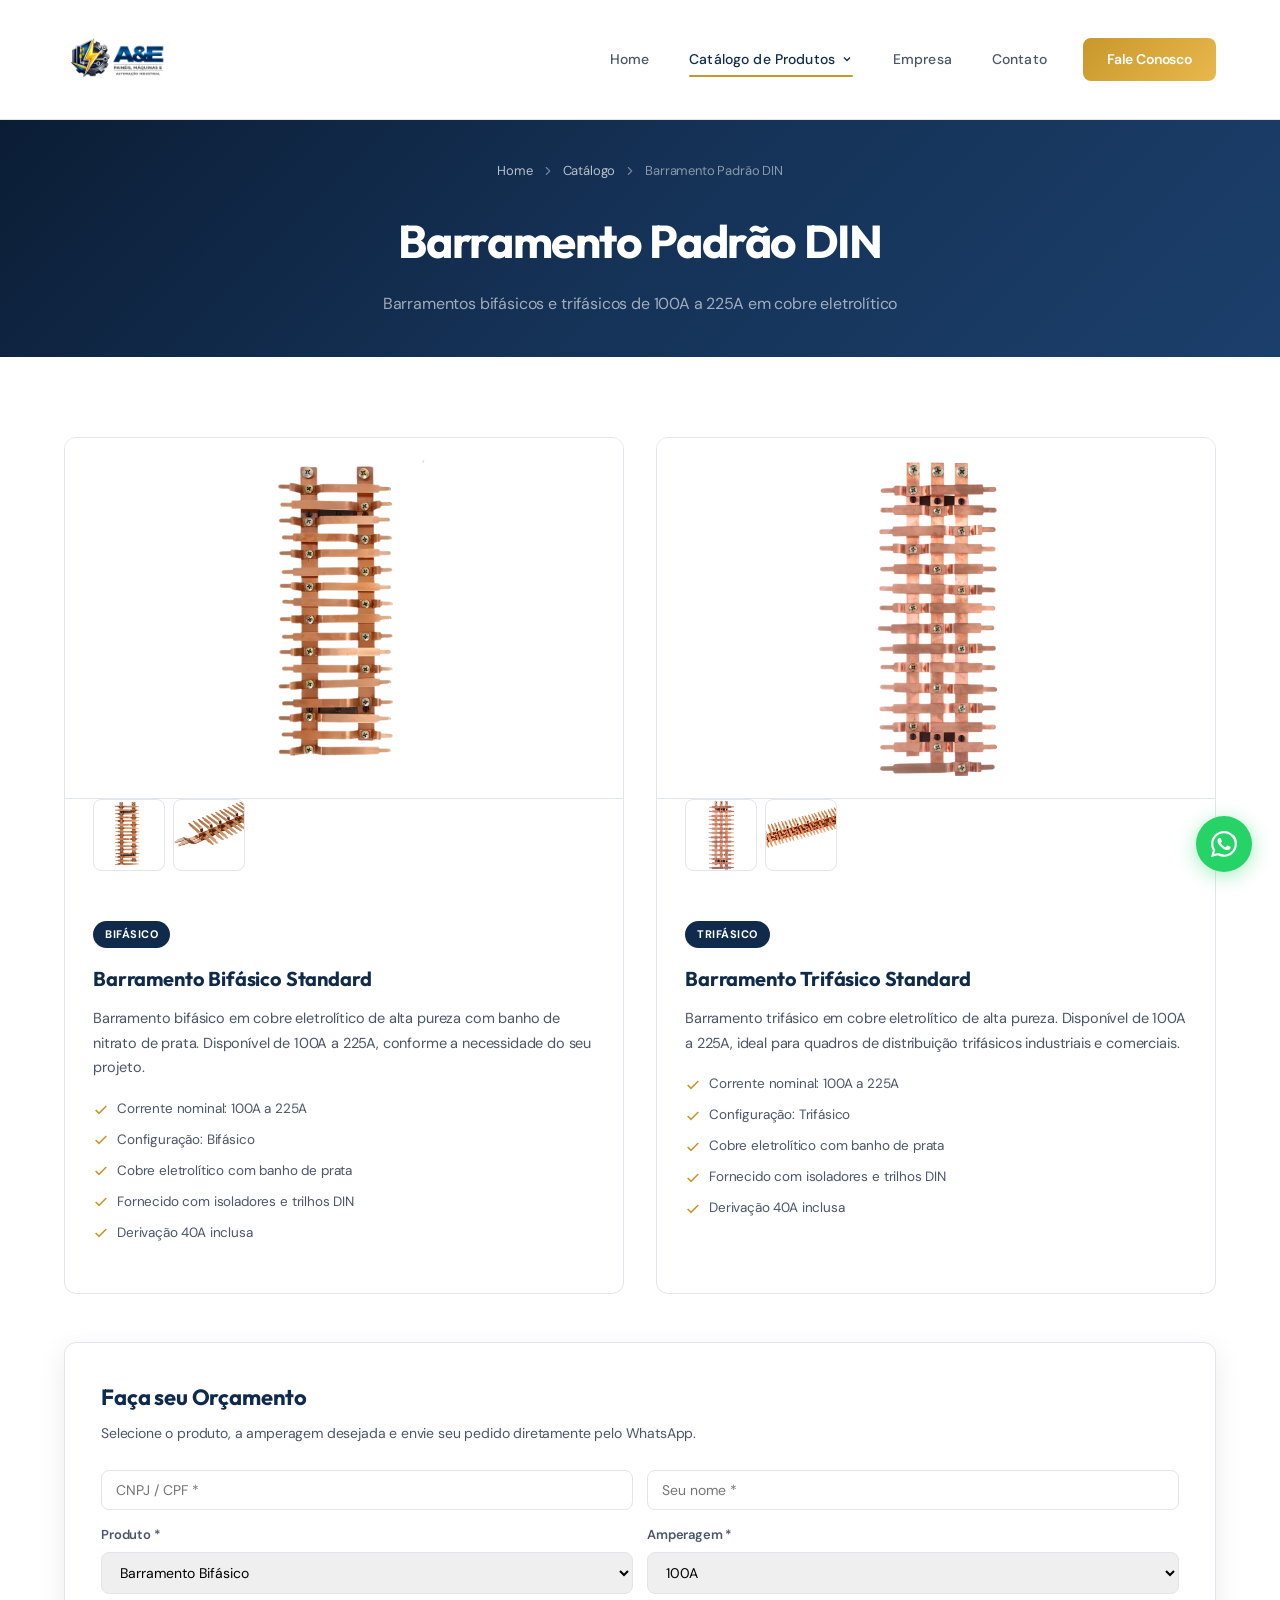
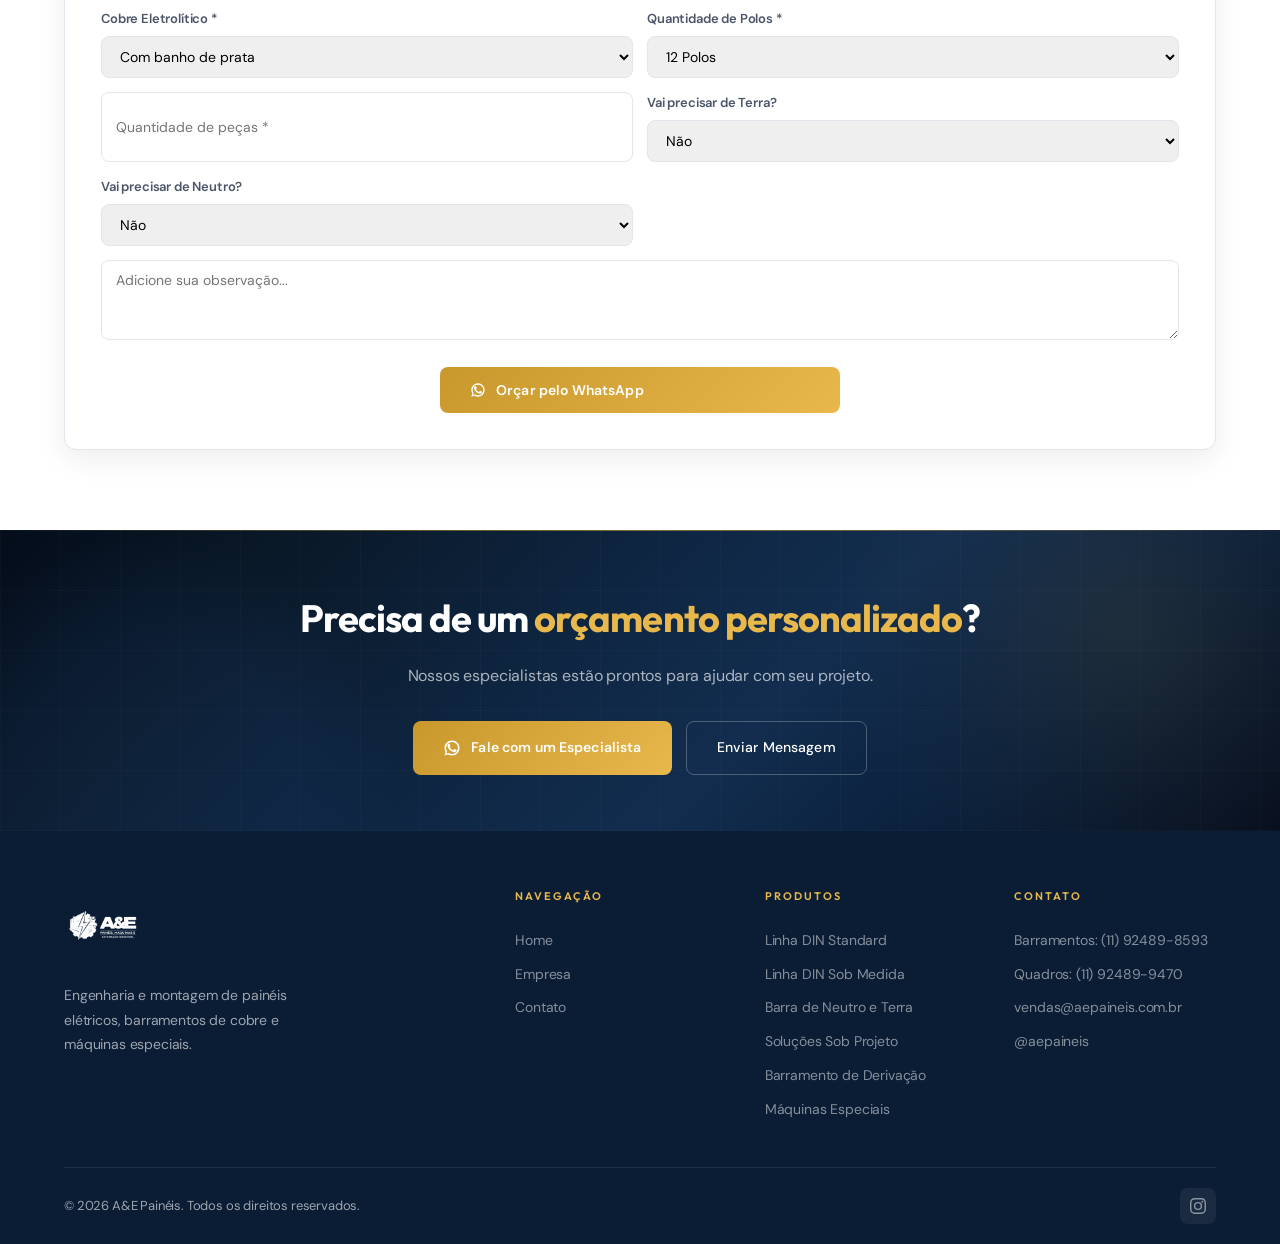
<file: barramento-padrao-din.html>
<!DOCTYPE html>
<html lang="pt-BR">
<head>
    <meta charset="UTF-8">
    <meta name="viewport" content="width=device-width, initial-scale=1.0">
    <title>Barramento Padrão DIN | A&E Painéis</title>
    <meta name="description" content="Barramento Padrão DIN em cobre eletrolítico de alta pureza. Bifásico e trifásico de 100A a 225A. Solicite seu orçamento.">
    <link rel="preconnect" href="https://fonts.googleapis.com">
    <link rel="preconnect" href="https://fonts.gstatic.com" crossorigin>
    <link href="https://fonts.googleapis.com/css2?family=DM+Sans:ital,opsz,wght@0,9..40,300;400;500;600;700;800&family=Outfit:wght@400;500;600;700;800;900&family=Inter:wght@300;400;500;600;700;800;900&family=Space+Grotesk:wght@400;500;600;700&display=swap" rel="stylesheet">
    <link rel="stylesheet" href="styles.css">
</head>
<body>

<!-- HEADER -->
<header class="header" id="header">
    <div class="wrap header-inner">
        <a href="index.html" class="logo"><img src="logo.png" alt="A&E Painéis"></a>
        <nav class="nav" id="mainNav">
            <a href="index.html" class="nav-link">Home</a>
            <div class="nav-dropdown">
                <a href="#" class="nav-link nav-dropdown-toggle active">Catálogo de Produtos<svg viewBox="0 0 24 24"><polyline points="6 9 12 15 18 9"/></svg></a>
                <div class="dropdown-menu">
                    <a href="barramento-padrao-din.html"><svg viewBox="0 0 24 24" stroke-linecap="round" stroke-linejoin="round"><path d="M13 2L3 14h9l-1 8 10-12h-9l1-8z"/></svg>Linha DIN Standard</a>
                    <a href="barramento-especial-din.html"><svg viewBox="0 0 24 24" stroke-linecap="round" stroke-linejoin="round"><path d="M13 2L3 14h9l-1 8 10-12h-9l1-8z"/></svg>Linha DIN Sob Medida</a>
                    <a href="barramento-neutro-terra.html"><svg viewBox="0 0 24 24" stroke-linecap="round" stroke-linejoin="round"><path d="M13 2L3 14h9l-1 8 10-12h-9l1-8z"/></svg>Barra de Neutro e Terra</a>
                    <a href="barramentos-especiais.html"><svg viewBox="0 0 24 24" stroke-linecap="round" stroke-linejoin="round"><path d="M13 2L3 14h9l-1 8 10-12h-9l1-8z"/></svg>Soluções Sob Projeto</a>
                    <a href="barramento-derivacao.html"><svg viewBox="0 0 24 24" stroke-linecap="round" stroke-linejoin="round"><path d="M13 2L3 14h9l-1 8 10-12h-9l1-8z"/></svg>Barramento de Derivação</a>
                    <a href="catalogo.html#maquinas" onclick="setTimeout(function(){filterCards(\x27maquina\x27)},500)"><svg viewBox="0 0 24 24" stroke-linecap="round" stroke-linejoin="round"><path d="M12 2v4m0 12v4M4.93 4.93l2.83 2.83m8.48 8.48l2.83 2.83M2 12h4m12 0h4M4.93 19.07l2.83-2.83m8.48-8.48l2.83-2.83"/></svg>Máquinas Especiais</a>
                </div>
            </div>
            <a href="empresa.html" class="nav-link">Empresa</a>
            <a href="contato.html" class="nav-link">Contato</a>
            <a href="contato.html" class="nav-cta">Fale Conosco</a>
        </nav>
        <button class="hamburger" id="hamburger" aria-label="Menu"><span></span><span></span><span></span></button>
    </div>
</header>

<!-- PRODUCT HERO -->
<section class="product-hero">
    <div class="wrap">
        <div class="breadcrumb">
            <a href="index.html">Home</a>
            <svg viewBox="0 0 24 24" stroke-linecap="round" stroke-linejoin="round"><polyline points="9 18 15 12 9 6"/></svg>
            <a href="#">Catálogo</a>
            <svg viewBox="0 0 24 24" stroke-linecap="round" stroke-linejoin="round"><polyline points="9 18 15 12 9 6"/></svg>
            <span>Barramento Padrão DIN</span>
        </div>
        <h1>Barramento Padrão DIN</h1>
        <p>Barramentos bifásicos e trifásicos de 100A a 225A em cobre eletrolítico</p>
    </div>
</section>

<!-- PRODUCT CARDS -->
<section class="section">
    <div class="wrap">
        <style>
            .std-grid{display:grid;grid-template-columns:repeat(auto-fit,minmax(340px,1fr));gap:32px;margin-bottom:48px}
            .std-card{background:#fff;border-radius:var(--radius);border:1px solid var(--border);overflow:hidden;transition:box-shadow .3s,border-color .3s}
            .std-card:hover{border-color:var(--accent);box-shadow:var(--shadow)}
            .std-card-img{width:100%;background:#fff;display:flex;align-items:center;justify-content:center;padding:20px;border-bottom:1px solid var(--border)}
            .std-card-img img{width:100%;height:auto;object-fit:contain;max-height:320px}
            .std-card-body{padding:28px}
            .std-card-badge{display:inline-block;background:var(--primary);color:#fff;font-size:11px;font-weight:700;letter-spacing:.5px;text-transform:uppercase;padding:4px 12px;border-radius:20px;margin-bottom:14px}
            .std-card-body h3{font-family:var(--font-display);font-size:20px;font-weight:700;color:var(--primary);margin-bottom:10px}
            .std-card-body p{font-size:14.5px;color:var(--text-secondary);line-height:1.7;margin-bottom:18px}
            .std-card-specs{display:flex;flex-direction:column;gap:8px;margin-bottom:20px}
            .std-card-specs span{display:flex;align-items:center;gap:8px;font-size:13.5px;color:var(--text-secondary)}
            .std-card-specs span svg{width:16px;height:16px;stroke:var(--accent);stroke-width:2.5;fill:none;flex-shrink:0}
            .std-card-gallery{display:flex;gap:8px;padding:0 28px 20px}
            .std-card-gallery img{width:72px;height:72px;object-fit:cover;border-radius:8px;border:1px solid var(--border);cursor:pointer;transition:border-color .2s}
            .std-card-gallery img:hover{border-color:var(--accent)}
            .std-quote{background:#fff;border-radius:var(--radius);border:1px solid var(--border);padding:36px;box-shadow:var(--shadow)}
            .std-quote h3{font-family:var(--font-display);font-size:22px;font-weight:700;color:var(--primary);margin-bottom:6px}
            .std-quote>p{font-size:14px;color:var(--text-secondary);margin-bottom:24px}
            .std-quote .qf-grid{display:grid;grid-template-columns:1fr 1fr;gap:14px}
            .std-quote label{font-size:13px;font-weight:600;color:var(--text-secondary);margin-bottom:6px;display:block}
            .std-quote input,.std-quote select,.std-quote textarea{width:100%;padding:10px 14px;border:1px solid var(--border);border-radius:8px;font-size:14px;font-family:var(--font-body);transition:border-color .2s}
            .std-quote input:focus,.std-quote select:focus,.std-quote textarea:focus{outline:none;border-color:var(--accent)}
            .std-quote textarea{resize:vertical;min-height:80px}
            @media(max-width:600px){.std-grid{grid-template-columns:1fr}.std-quote .qf-grid{grid-template-columns:1fr}}
        </style>

        <!-- Product Cards -->
        <div class="std-grid">
            <!-- BIFÁSICO -->
            <div class="std-card reveal" id="bifasico">
                <div class="std-card-img">
                    <img src="img/standard-bifasico-2.png" alt="Barramento Bifásico Standard" id="bifImg">
                </div>
                <div class="std-card-gallery">
                    <img src="img/standard-bifasico-2.png" alt="Bifásico 1" onclick="document.getElementById('bifImg').src=this.src">
                    <img src="img/standard-bifasico-1.png" alt="Bifásico 2" onclick="document.getElementById('bifImg').src=this.src">
                </div>
                <div class="std-card-body">
                    <span class="std-card-badge">Bifásico</span>
                    <h3>Barramento Bifásico Standard</h3>
                    <p>Barramento bifásico em cobre eletrolítico de alta pureza com banho de nitrato de prata. Disponível de 100A a 225A, conforme a necessidade do seu projeto.</p>
                    <div class="std-card-specs">
                        <span><svg viewBox="0 0 24 24"><polyline points="20 6 9 17 4 12"/></svg>Corrente nominal: 100A a 225A</span>
                        <span><svg viewBox="0 0 24 24"><polyline points="20 6 9 17 4 12"/></svg>Configuração: Bifásico</span>
                        <span><svg viewBox="0 0 24 24"><polyline points="20 6 9 17 4 12"/></svg>Cobre eletrolítico com banho de prata</span>
                        <span><svg viewBox="0 0 24 24"><polyline points="20 6 9 17 4 12"/></svg>Fornecido com isoladores e trilhos DIN</span>
                        <span><svg viewBox="0 0 24 24"><polyline points="20 6 9 17 4 12"/></svg>Derivação 40A inclusa</span>
                    </div>
                </div>
            </div>

            <!-- TRIFÁSICO -->
            <div class="std-card reveal reveal-d2" id="trifasico">
                <div class="std-card-img">
                    <img src="img/standard-trifasico-1.png" alt="Barramento Trifásico Standard" id="triImg">
                </div>
                <div class="std-card-gallery">
                    <img src="img/standard-trifasico-1.png" alt="Trifásico 1" onclick="document.getElementById('triImg').src=this.src">
                    <img src="img/standard-trifasico-2.png" alt="Trifásico 2" onclick="document.getElementById('triImg').src=this.src">
                </div>
                <div class="std-card-body">
                    <span class="std-card-badge">Trifásico</span>
                    <h3>Barramento Trifásico Standard</h3>
                    <p>Barramento trifásico em cobre eletrolítico de alta pureza. Disponível de 100A a 225A, ideal para quadros de distribuição trifásicos industriais e comerciais.</p>
                    <div class="std-card-specs">
                        <span><svg viewBox="0 0 24 24"><polyline points="20 6 9 17 4 12"/></svg>Corrente nominal: 100A a 225A</span>
                        <span><svg viewBox="0 0 24 24"><polyline points="20 6 9 17 4 12"/></svg>Configuração: Trifásico</span>
                        <span><svg viewBox="0 0 24 24"><polyline points="20 6 9 17 4 12"/></svg>Cobre eletrolítico com banho de prata</span>
                        <span><svg viewBox="0 0 24 24"><polyline points="20 6 9 17 4 12"/></svg>Fornecido com isoladores e trilhos DIN</span>
                        <span><svg viewBox="0 0 24 24"><polyline points="20 6 9 17 4 12"/></svg>Derivação 40A inclusa</span>
                    </div>
                </div>
            </div>
        </div>

        <!-- Quote Form -->
        <div class="std-quote reveal" id="orcamento">
            <h3>Faça seu Orçamento</h3>
            <p>Selecione o produto, a amperagem desejada e envie seu pedido diretamente pelo WhatsApp.</p>
            <form id="quoteForm">
                <div class="qf-grid">
                    <input type="text" placeholder="CNPJ / CPF *" id="qCnpj" required>
                    <input type="text" placeholder="Seu nome *" id="qNome" required>
                </div>
                <div class="qf-grid" style="margin-top:14px">
                    <div>
                        <label>Produto *</label>
                        <select id="qProduto">
                            <option>Barramento Bifásico</option>
                            <option>Barramento Trifásico</option>
                        </select>
                    </div>
                    <div>
                        <label>Amperagem *</label>
                        <select id="qAmperagem">
                            <option>100A</option>
                            <option>150A</option>
                            <option>225A</option>
                        </select>
                    </div>
                </div>
                <div class="qf-grid" style="margin-top:14px">
                    <div>
                        <label>Cobre Eletrolítico *</label>
                        <select id="qCobre">
                            <option>Com banho de prata</option>
                            <option>Sem banho (cobre nú)</option>
                        </select>
                    </div>
                    <div>
                        <label>Quantidade de Polos *</label>
                        <select id="qPolos">
                            <option>12 Polos</option>
                            <option>14 Polos</option>
                            <option>16 Polos</option>
                            <option>18 Polos</option>
                            <option>20 Polos</option>
                            <option>22 Polos</option>
                            <option>24 Polos</option>
                            <option>26 Polos</option>
                            <option>28 Polos</option>
                            <option>30 Polos</option>
                            <option>32 Polos</option>
                            <option>34 Polos</option>
                            <option>36 Polos</option>
                            <option>38 Polos</option>
                            <option>40 Polos</option>
                            <option>42 Polos</option>
                            <option>44 Polos</option>
                            <option>46 Polos</option>
                            <option>48 Polos</option>
                            <option>50 Polos</option>
                            <option>52 Polos</option>
                            <option>54 Polos</option>
                            <option>56 Polos</option>
                            <option>58 Polos</option>
                            <option>60 Polos</option>
                            <option>62 Polos</option>
                            <option>64 Polos</option>
                            <option>66 Polos</option>
                            <option>68 Polos</option>
                            <option>70 Polos</option>
                            <option>72 Polos</option>
                            <option>74 Polos</option>
                            <option>76 Polos</option>
                            <option>78 Polos</option>
                            <option>80 Polos</option>
                            <option>82 Polos</option>
                            <option>84 Polos</option>
                            <option>86 Polos</option>
                            <option>88 Polos</option>
                            <option>90 Polos</option>
                            <option>92 Polos</option>
                            <option>94 Polos</option>
                            <option>96 Polos</option>
                            <option>98 Polos</option>
                            <option>100 Polos</option>
                            <option>102 Polos</option>
                            <option>104 Polos</option>
                            <option>106 Polos</option>
                            <option>108 Polos</option>
                            <option>110 Polos</option>
                            <option>112 Polos</option>
                            <option>114 Polos</option>
                            <option>116 Polos</option>
                            <option>118 Polos</option>
                            <option>120 Polos</option>
                        </select>
                    </div>
                </div>
                <div class="qf-grid" style="margin-top:14px">
                    <input type="number" placeholder="Quantidade de peças *" id="qQtd" min="1" required>
                    <div>
                        <label>Vai precisar de Terra?</label>
                        <div style="display:flex;gap:8px;align-items:center">
                            <select id="qTerra" onchange="document.getElementById('terraFuros').style.display=this.selectedIndex===1?'block':'none'" style="flex:1">
                                <option>Não</option>
                                <option>Sim</option>
                            </select>
                            <input type="number" id="terraFuros" placeholder="Qtd. furos" min="1" style="display:none;width:100px;flex-shrink:0">
                        </div>
                    </div>
                </div>
                <div class="qf-grid" style="margin-top:14px">
                    <div>
                        <label>Vai precisar de Neutro?</label>
                        <div style="display:flex;gap:8px;align-items:center">
                            <select id="qNeutro" onchange="document.getElementById('neutroFuros').style.display=this.selectedIndex===1?'block':'none'" style="flex:1">
                                <option>Não</option>
                                <option>Sim</option>
                            </select>
                            <input type="number" id="neutroFuros" placeholder="Qtd. furos" min="1" style="display:none;width:100px;flex-shrink:0">
                        </div>
                    </div>
                </div>
                <textarea placeholder="Adicione sua observação..." id="qObs" style="margin-top:14px;width:100%"></textarea>
                <div style="margin-top:18px;text-align:center">
                    <button type="submit" class="btn-primary" style="width:100%;max-width:400px;margin:0 auto">
                        <svg viewBox="0 0 24 24" fill="currentColor" style="width:16px;height:16px"><path d="M17.472 14.382c-.297-.149-1.758-.867-2.03-.967-.273-.099-.471-.148-.67.15-.197.297-.767.966-.94 1.164-.173.199-.347.223-.644.075-.297-.15-1.255-.463-2.39-1.475-.883-.788-1.48-1.761-1.653-2.059-.173-.297-.018-.458.13-.606.134-.133.298-.347.446-.52.149-.174.198-.298.298-.497.099-.198.05-.371-.025-.52-.075-.149-.669-1.612-.916-2.207-.242-.579-.487-.5-.669-.51-.173-.008-.371-.01-.57-.01-.198 0-.52.074-.792.372-.272.297-1.04 1.016-1.04 2.479 0 1.462 1.065 2.875 1.213 3.074.149.198 2.096 3.2 5.077 4.487.709.306 1.262.489 1.694.625.712.227 1.36.195 1.871.118.571-.085 1.758-.719 2.006-1.413.248-.694.248-1.289.173-1.413-.074-.124-.272-.198-.57-.347z"/><path d="M12 2C6.477 2 2 6.477 2 12c0 1.89.525 3.66 1.438 5.168L2 22l4.832-1.438A9.955 9.955 0 0012 22c5.523 0 10-4.477 10-10S17.523 2 12 2zm0 18a8 8 0 01-4.243-1.214l-.252-.149-2.868.852.852-2.868-.168-.268A8 8 0 1112 20z"/></svg>
                        Orçar pelo WhatsApp
                    </button>
                </div>
            </form>
        </div>
    </div>
</section>

<!-- CTA -->
<section class="cta-section">
    <div class="cta-pattern"></div>
    <div class="cta-glow-line"></div>
    <div class="wrap">
        <div class="cta-box reveal">
            <h2>Precisa de um <span style="color:var(--accent-light)">orçamento personalizado</span>?</h2>
            <p>Nossos especialistas estão prontos para ajudar com seu projeto.</p>
            <div class="cta-actions">
                <a href="https://wa.me/5511924898593" target="_blank" class="btn-primary">
                    <svg viewBox="0 0 24 24" fill="currentColor" style="width:18px;height:18px"><path d="M17.472 14.382c-.297-.149-1.758-.867-2.03-.967-.273-.099-.471-.148-.67.15-.197.297-.767.966-.94 1.164-.173.199-.347.223-.644.075-.297-.15-1.255-.463-2.39-1.475-.883-.788-1.48-1.761-1.653-2.059-.173-.297-.018-.458.13-.606.134-.133.298-.347.446-.52.149-.174.198-.298.298-.497.099-.198.05-.371-.025-.52-.075-.149-.669-1.612-.916-2.207-.242-.579-.487-.5-.669-.51-.173-.008-.371-.01-.57-.01-.198 0-.52.074-.792.372-.272.297-1.04 1.016-1.04 2.479 0 1.462 1.065 2.875 1.213 3.074.149.198 2.096 3.2 5.077 4.487.709.306 1.262.489 1.694.625.712.227 1.36.195 1.871.118.571-.085 1.758-.719 2.006-1.413.248-.694.248-1.289.173-1.413-.074-.124-.272-.198-.57-.347z"/><path d="M12 2C6.477 2 2 6.477 2 12c0 1.89.525 3.66 1.438 5.168L2 22l4.832-1.438A9.955 9.955 0 0012 22c5.523 0 10-4.477 10-10S17.523 2 12 2zm0 18a8 8 0 01-4.243-1.214l-.252-.149-2.868.852.852-2.868-.168-.268A8 8 0 1112 20z"/></svg>
                    Fale com um Especialista
                </a>
                <a href="contato.html" class="btn-outline">Enviar Mensagem</a>
            </div>
        </div>
    </div>
</section>

<!-- FOOTER -->
<footer class="footer">
    <div class="wrap">
        <div class="footer-grid">
            <div class="footer-brand">
                <a href="index.html" class="logo"><img src="logo.png" alt="A&E Painéis"></a>
                <p>Engenharia e montagem de painéis elétricos, barramentos de cobre e máquinas especiais.</p>
            </div>
            <div class="footer-col">
                <h4>Navegação</h4>
                <a href="index.html">Home</a>
                <a href="empresa.html">Empresa</a>
                <a href="contato.html">Contato</a>
            </div>
            <div class="footer-col">
                <h4>Produtos</h4>
                <a href="barramento-padrao-din.html">Linha DIN Standard</a>
                <a href="barramento-especial-din.html">Linha DIN Sob Medida</a>
                <a href="barramento-neutro-terra.html">Barra de Neutro e Terra</a>
                <a href="barramentos-especiais.html">Soluções Sob Projeto</a>
                <a href="barramento-derivacao.html">Barramento de Derivação</a>
                <a href="catalogo.html#maquinas">Máquinas Especiais</a>
            </div>
            <div class="footer-col">
                <h4>Contato</h4>
                <a href="https://wa.me/5511924898593" target="_blank">Barramentos: (11) 92489-8593</a>
                <a href="https://wa.me/5511924899470" target="_blank">Quadros: (11) 92489-9470</a>
                <a href="mailto:vendas@aepaineis.com.br">vendas@aepaineis.com.br</a>
                <a href="https://instagram.com/aepaineis" target="_blank">@aepaineis</a>
            </div>
        </div>
        <div class="footer-bottom">
            <p>&copy; 2026 A&E Painéis. Todos os direitos reservados.</p>
            <div class="footer-socials">
                <a href="https://instagram.com/aepaineis" target="_blank" aria-label="Instagram">
                    <svg viewBox="0 0 24 24"><path d="M12 2.163c3.204 0 3.584.012 4.85.07 3.252.148 4.771 1.691 4.919 4.919.058 1.265.069 1.645.069 4.849 0 3.205-.012 3.584-.069 4.849-.149 3.225-1.664 4.771-4.919 4.919-1.266.058-1.644.07-4.85.07-3.204 0-3.584-.012-4.849-.07-3.26-.149-4.771-1.699-4.919-4.92-.058-1.265-.07-1.644-.07-4.849 0-3.204.013-3.583.07-4.849.149-3.227 1.664-4.771 4.919-4.919 1.266-.057 1.645-.069 4.849-.069zM12 0C8.741 0 8.333.014 7.053.072 2.695.272.273 2.69.073 7.052.014 8.333 0 8.741 0 12c0 3.259.014 3.668.072 4.948.2 4.358 2.618 6.78 6.98 6.98C8.333 23.986 8.741 24 12 24c3.259 0 3.668-.014 4.948-.072 4.354-.2 6.782-2.618 6.979-6.98.059-1.28.073-1.689.073-4.948 0-3.259-.014-3.667-.072-4.947-.196-4.354-2.617-6.78-6.979-6.98C15.668.014 15.259 0 12 0zm0 5.838a6.162 6.162 0 100 12.324 6.162 6.162 0 000-12.324zM12 16a4 4 0 110-8 4 4 0 010 8zm6.406-11.845a1.44 1.44 0 100 2.881 1.44 1.44 0 000-2.881z"/></svg>
                </a>
            </div>
        </div>
    </div>
</footer>

<a href="https://wa.me/5511924898593" target="_blank" class="whatsapp-float" aria-label="WhatsApp">
    <svg viewBox="0 0 24 24"><path d="M17.472 14.382c-.297-.149-1.758-.867-2.03-.967-.273-.099-.471-.148-.67.15-.197.297-.767.966-.94 1.164-.173.199-.347.223-.644.075-.297-.15-1.255-.463-2.39-1.475-.883-.788-1.48-1.761-1.653-2.059-.173-.297-.018-.458.13-.606.134-.133.298-.347.446-.52.149-.174.198-.298.298-.497.099-.198.05-.371-.025-.52-.075-.149-.669-1.612-.916-2.207-.242-.579-.487-.5-.669-.51-.173-.008-.371-.01-.57-.01-.198 0-.52.074-.792.372-.272.297-1.04 1.016-1.04 2.479 0 1.462 1.065 2.875 1.213 3.074.149.198 2.096 3.2 5.077 4.487.709.306 1.262.489 1.694.625.712.227 1.36.195 1.871.118.571-.085 1.758-.719 2.006-1.413.248-.694.248-1.289.173-1.413-.074-.124-.272-.198-.57-.347m-5.421 7.403h-.004a9.87 9.87 0 01-5.031-1.378l-.361-.214-3.741.982.998-3.648-.235-.374A9.86 9.86 0 012.087 12c.003-5.45 4.437-9.884 9.888-9.884 2.64 0 5.122 1.03 6.988 2.898a9.825 9.825 0 012.893 6.994c-.003 5.45-4.437 9.884-9.885 9.884m8.413-18.297A11.815 11.815 0 0012.05 0C5.495 0 .16 5.335.157 11.892c0 2.096.547 4.142 1.588 5.945L.057 24l6.305-1.654a11.882 11.882 0 005.683 1.448h.005c6.554 0 11.89-5.335 11.893-11.893A11.821 11.821 0 0020.885 3.488"/></svg>
</a>

<script>
window.addEventListener('scroll',()=>{document.getElementById('header').classList.toggle('scrolled',window.scrollY>30)});
document.getElementById('hamburger').addEventListener('click',()=>{document.getElementById('mainNav').classList.toggle('open')});
const ro=new IntersectionObserver(e=>{e.forEach(el=>{if(el.isIntersecting){el.target.classList.add('visible');ro.unobserve(el.target)}})},{threshold:0.1});
document.querySelectorAll('.reveal').forEach(el=>ro.observe(el));

// Auto-select product from URL hash
(function(){
    const hash = window.location.hash.replace('#','');
    const sel = document.getElementById('qProduto');
    if(hash === 'trifasico') sel.value = 'Barramento Trifásico';
    // Scroll to hash element
    if(hash){
        const el = document.getElementById(hash);
        if(el) setTimeout(()=>el.scrollIntoView({behavior:'smooth',block:'start'}),300);
    }
})();

document.getElementById('quoteForm').addEventListener('submit', function(e) {
    e.preventDefault();
    const terraVal = document.getElementById('qTerra').value;
    const neutroVal = document.getElementById('qNeutro').value;
    const terraFuros = document.getElementById('terraFuros').value;
    const neutroFuros = document.getElementById('neutroFuros').value;
    const terraText = terraVal === 'Sim' ? `Sim — ${terraFuros || '?'} furos` : 'Não';
    const neutroText = neutroVal === 'Sim' ? `Sim — ${neutroFuros || '?'} furos` : 'Não';
    const msg = encodeURIComponent(
        `Olá! Gostaria de um orçamento.\n\nProduto: ${document.getElementById('qProduto').value}\nAmperagem: ${document.getElementById('qAmperagem').value}\nCobre: ${document.getElementById('qCobre').value}\nPolos: ${document.getElementById('qPolos').value}\nQuantidade: ${document.getElementById('qQtd').value}\nTerra: ${terraText}\nNeutro: ${neutroText}\nCNPJ/CPF: ${document.getElementById('qCnpj').value}\nNome: ${document.getElementById('qNome').value}\nObservação: ${document.getElementById('qObs').value}`
    );
    window.open('https://wa.me/5511924898593?text=' + msg, '_blank');
});
</script>
</body>
</html>
</file>
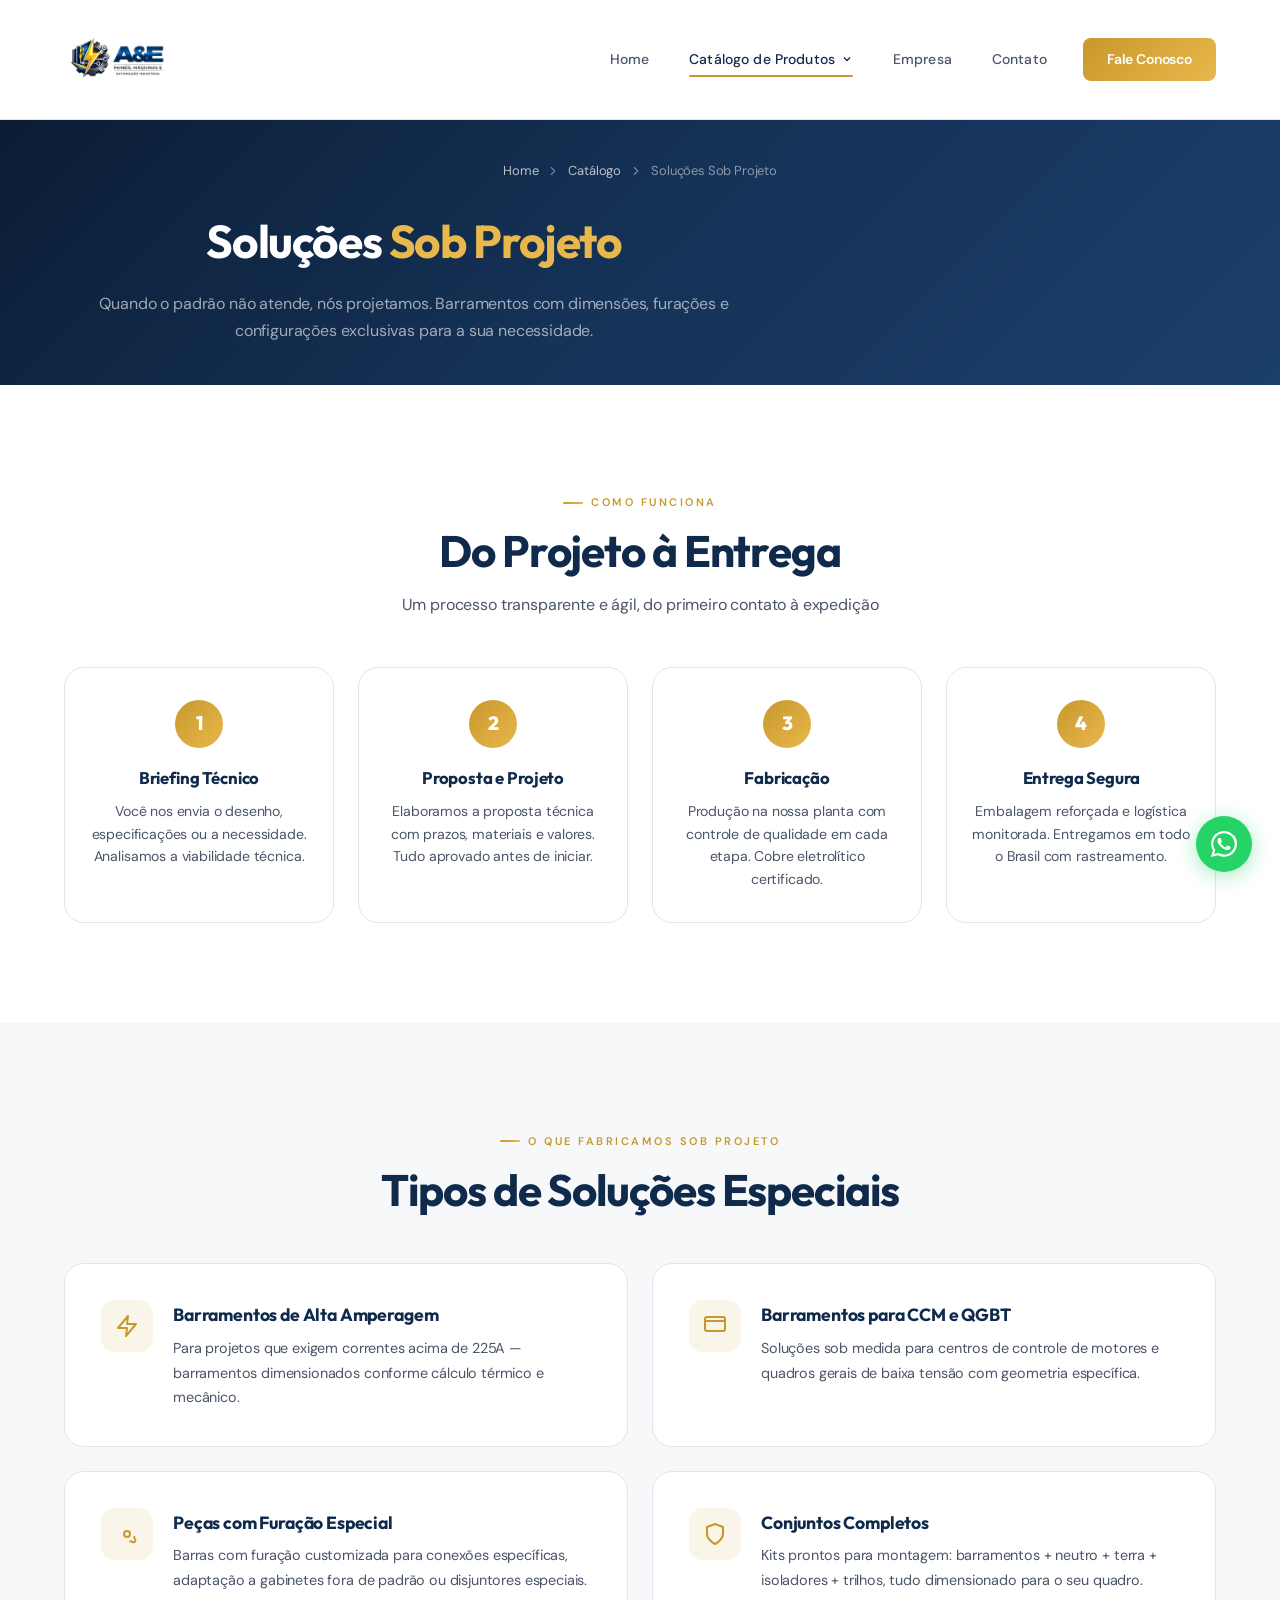
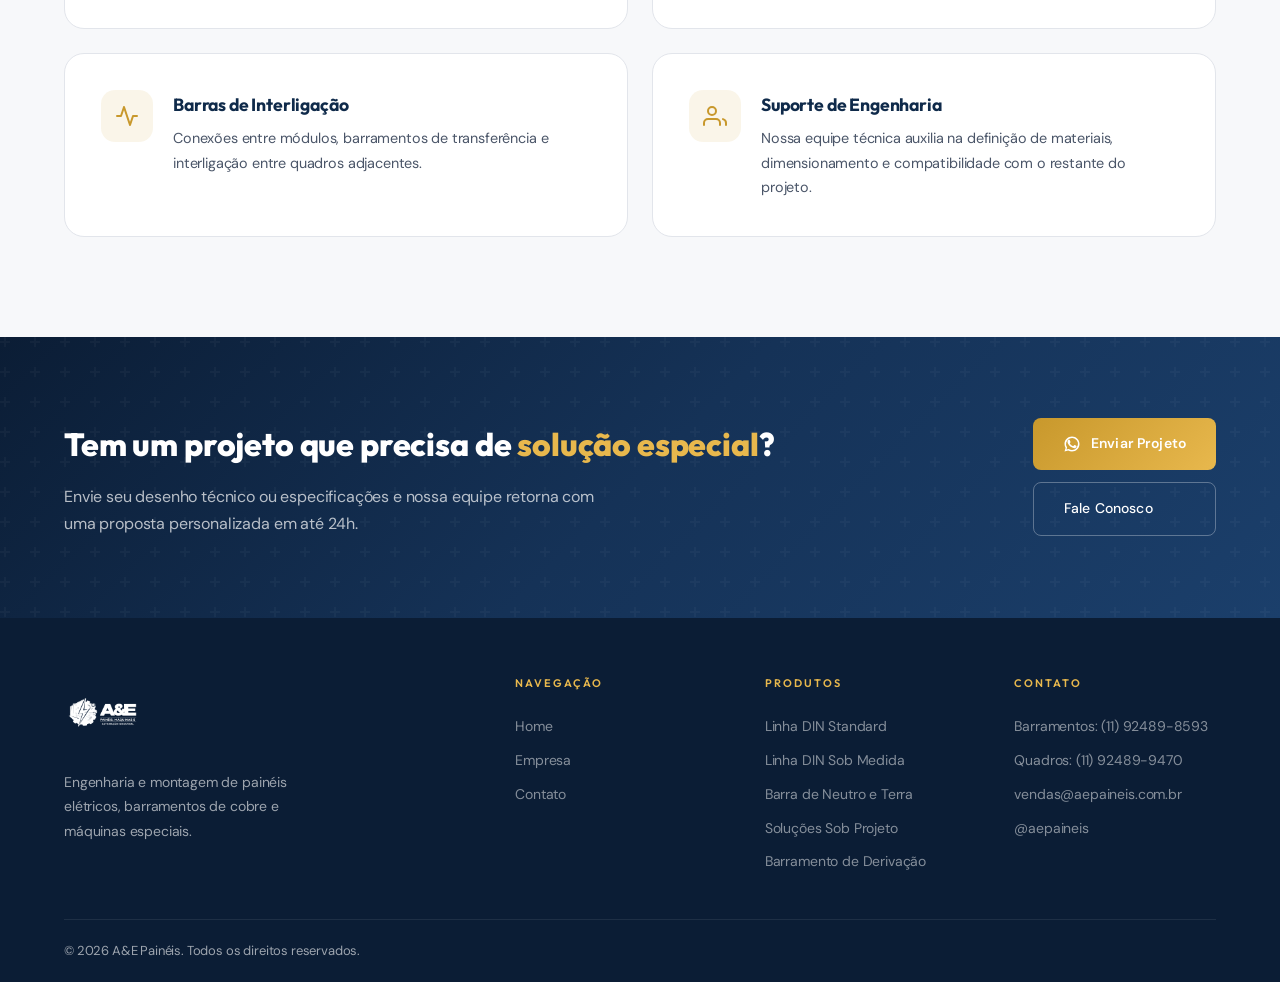
<file: barramentos-especiais.html>
<!DOCTYPE html>
<html lang="pt-BR">
<head>
    <meta charset="UTF-8">
    <meta name="viewport" content="width=device-width, initial-scale=1.0">
    <title>Soluções Sob Projeto | A&E Painéis</title>
    <meta name="description" content="Barramentos especiais sob projeto. Soluções elétricas personalizadas para necessidades industriais únicas. Orçamento sem compromisso.">
    <link rel="preconnect" href="https://fonts.googleapis.com">
    <link rel="preconnect" href="https://fonts.gstatic.com" crossorigin>
    <link href="https://fonts.googleapis.com/css2?family=DM+Sans:ital,opsz,wght@0,9..40,300;400;500;600;700;800&family=Outfit:wght@400;500;600;700;800;900&family=Inter:wght@300;400;500;600;700;800;900&family=Space+Grotesk:wght@400;500;600;700&display=swap" rel="stylesheet">
    <link rel="stylesheet" href="styles.css">
    <style>
    .sp-hero-content { max-width:700px; }
    .sp-hero-content h1 span { color:var(--accent-light); }

    /* Process Steps */
    .process-section { padding:100px 0;background:var(--bg); }
    .process-grid { display:grid;grid-template-columns:repeat(4,1fr);gap:24px;margin-top:48px; }
    .process-step {
        text-align:center;padding:32px 20px;background:var(--bg-card);
        border:1px solid var(--border);border-radius:var(--radius-lg);
        position:relative;transition:all 0.35s;
    }
    .process-step:hover { border-color:var(--accent);box-shadow:var(--shadow);transform:translateY(-4px); }
    .process-num {
        width:48px;height:48px;border-radius:50%;
        background:var(--gradient-accent);color:#fff;
        font-family:var(--font-display);font-weight:800;font-size:1.2rem;
        display:flex;align-items:center;justify-content:center;margin:0 auto 16px;
    }
    .process-step h3 { font-family:var(--font-display);font-size:1.05rem;font-weight:700;color:var(--primary);margin-bottom:8px; }
    .process-step p { font-size:0.88rem;color:var(--text-secondary);line-height:1.6; }

    /* Solutions Grid */
    .solutions-section { padding:100px 0;background:var(--bg-light); }
    .solutions-grid { display:grid;grid-template-columns:repeat(2,1fr);gap:24px;margin-top:48px; }
    .solution-card {
        background:var(--bg-card);border:1px solid var(--border);
        border-radius:var(--radius-lg);padding:36px;
        display:flex;gap:20px;align-items:flex-start;transition:all 0.3s;
    }
    .solution-card:hover { border-color:var(--accent);box-shadow:var(--shadow);transform:translateY(-3px); }
    .solution-icon {
        flex-shrink:0;width:52px;height:52px;border-radius:14px;
        display:flex;align-items:center;justify-content:center;background:var(--accent-glow);
    }
    .solution-icon svg { width:24px;height:24px;stroke:var(--accent);fill:none;stroke-width:2;stroke-linecap:round;stroke-linejoin:round; }
    .solution-info h3 { font-family:var(--font-display);font-size:1.1rem;font-weight:700;color:var(--primary);margin-bottom:6px; }
    .solution-info p { font-size:0.9rem;color:var(--text-secondary);line-height:1.7; }

    /* Quote Banner */
    .quote-banner {
        padding:80px 0;background:var(--gradient-hero);position:relative;overflow:hidden;
    }
    .quote-banner::before {
        content:'';position:absolute;inset:0;
        background:url("data:image/svg+xml,%3Csvg width='60' height='60' viewBox='0 0 60 60' xmlns='http://www.w3.org/2000/svg'%3E%3Cg fill='none' fill-rule='evenodd'%3E%3Cg fill='%23ffffff' fill-opacity='0.03'%3E%3Cpath d='M36 34v-4h-2v4h-4v2h4v4h2v-4h4v-2h-4zm0-30V0h-2v4h-4v2h4v4h2V6h4V4h-4zM6 34v-4H4v4H0v2h4v4h2v-4h4v-2H6zM6 4V0H4v4H0v2h4v4h2V6h4V4H6z'/%3E%3C/g%3E%3C/g%3E%3C/svg%3E");
    }
    .quote-banner-inner {
        position:relative;z-index:2;display:grid;grid-template-columns:1fr auto;gap:48px;align-items:center;
    }
    .quote-banner h2 { font-family:var(--font-display);font-size:clamp(1.5rem,3vw,2rem);font-weight:800;color:#fff;margin-bottom:12px; }
    .quote-banner p { color:rgba(255,255,255,0.7);font-size:1rem;line-height:1.7;max-width:550px; }
    .quote-banner-actions { display:flex;flex-direction:column;gap:12px; }

    @media(max-width:1024px) {
        .process-grid { grid-template-columns:repeat(2,1fr); }
        .solutions-grid { grid-template-columns:1fr; }
        .quote-banner-inner { grid-template-columns:1fr;text-align:center; }
        .quote-banner-actions { flex-direction:row;justify-content:center; }
    }
    @media(max-width:768px) {
        .process-grid { grid-template-columns:1fr; }
    }
    </style>
</head>
<body>

<!-- HEADER -->
<header class="header" id="header">
    <div class="wrap header-inner">
        <a href="index.html" class="logo"><img src="logo.png" alt="A&E Painéis"></a>
        <nav class="nav" id="mainNav">
            <a href="index.html" class="nav-link">Home</a>
            <div class="nav-dropdown">
                <a href="#" class="nav-link nav-dropdown-toggle active">Catálogo de Produtos<svg viewBox="0 0 24 24"><polyline points="6 9 12 15 18 9"/></svg></a>
                <div class="dropdown-menu">
                    <a href="barramento-padrao-din.html"><svg viewBox="0 0 24 24" stroke-linecap="round" stroke-linejoin="round"><path d="M13 2L3 14h9l-1 8 10-12h-9l1-8z"/></svg>Linha DIN Standard</a>
                    <a href="barramento-especial-din.html"><svg viewBox="0 0 24 24" stroke-linecap="round" stroke-linejoin="round"><path d="M13 2L3 14h9l-1 8 10-12h-9l1-8z"/></svg>Linha DIN Sob Medida</a>
                    <a href="barramento-neutro-terra.html"><svg viewBox="0 0 24 24" stroke-linecap="round" stroke-linejoin="round"><path d="M13 2L3 14h9l-1 8 10-12h-9l1-8z"/></svg>Barra de Neutro e Terra</a>
                    <a href="barramentos-especiais.html"><svg viewBox="0 0 24 24" stroke-linecap="round" stroke-linejoin="round"><path d="M13 2L3 14h9l-1 8 10-12h-9l1-8z"/></svg>Soluções Sob Projeto</a>
                    <a href="barramento-derivacao.html"><svg viewBox="0 0 24 24" stroke-linecap="round" stroke-linejoin="round"><path d="M13 2L3 14h9l-1 8 10-12h-9l1-8z"/></svg>Barramento de Derivação</a>
                    <a href="catalogo.html#maquinas" onclick="setTimeout(function(){filterCards(\x27maquina\x27)},500)"><svg viewBox="0 0 24 24" stroke-linecap="round" stroke-linejoin="round"><path d="M12 2v4m0 12v4M4.93 4.93l2.83 2.83m8.48 8.48l2.83 2.83M2 12h4m12 0h4M4.93 19.07l2.83-2.83m8.48-8.48l2.83-2.83"/></svg>Máquinas Especiais</a>
                </div>
            </div>
            <a href="empresa.html" class="nav-link">Empresa</a>
            <a href="contato.html" class="nav-link">Contato</a>
            <a href="contato.html" class="nav-cta">Fale Conosco</a>
        </nav>
        <button class="hamburger" id="hamburger" aria-label="Menu"><span></span><span></span><span></span></button>
    </div>
</header>

<!-- HERO -->
<section class="product-hero">
    <div class="wrap">
        <div class="breadcrumb">
            <a href="index.html">Home</a>
            <svg viewBox="0 0 24 24" stroke-linecap="round" stroke-linejoin="round"><polyline points="9 18 15 12 9 6"/></svg>
            <a href="#">Catálogo</a>
            <svg viewBox="0 0 24 24" stroke-linecap="round" stroke-linejoin="round"><polyline points="9 18 15 12 9 6"/></svg>
            <span>Soluções Sob Projeto</span>
        </div>
        <div class="sp-hero-content">
            <h1>Soluções <span>Sob Projeto</span></h1>
            <p>Quando o padrão não atende, nós projetamos. Barramentos com dimensões, furações e configurações exclusivas para a sua necessidade.</p>
        </div>
    </div>
</section>

<!-- COMO FUNCIONA -->
<section class="process-section">
    <div class="wrap">
        <div class="section-header reveal" style="text-align:center">
            <div class="section-label">Como funciona</div>
            <h2 class="section-title">Do Projeto à Entrega</h2>
            <p class="section-sub">Um processo transparente e ágil, do primeiro contato à expedição</p>
        </div>
        <div class="process-grid">
            <div class="process-step reveal reveal-d1">
                <div class="process-num">1</div>
                <h3>Briefing Técnico</h3>
                <p>Você nos envia o desenho, especificações ou a necessidade. Analisamos a viabilidade técnica.</p>
            </div>
            <div class="process-step reveal reveal-d2">
                <div class="process-num">2</div>
                <h3>Proposta e Projeto</h3>
                <p>Elaboramos a proposta técnica com prazos, materiais e valores. Tudo aprovado antes de iniciar.</p>
            </div>
            <div class="process-step reveal reveal-d3">
                <div class="process-num">3</div>
                <h3>Fabricação</h3>
                <p>Produção na nossa planta com controle de qualidade em cada etapa. Cobre eletrolítico certificado.</p>
            </div>
            <div class="process-step reveal reveal-d1">
                <div class="process-num">4</div>
                <h3>Entrega Segura</h3>
                <p>Embalagem reforçada e logística monitorada. Entregamos em todo o Brasil com rastreamento.</p>
            </div>
        </div>
    </div>
</section>

<!-- SOLUÇÕES -->
<section class="solutions-section">
    <div class="wrap">
        <div class="section-header reveal" style="text-align:center">
            <div class="section-label">O que fabricamos sob projeto</div>
            <h2 class="section-title">Tipos de Soluções Especiais</h2>
        </div>
        <div class="solutions-grid">
            <div class="solution-card reveal reveal-d1">
                <div class="solution-icon"><svg viewBox="0 0 24 24"><path d="M13 2L3 14h9l-1 8 10-12h-9l1-8z"/></svg></div>
                <div class="solution-info">
                    <h3>Barramentos de Alta Amperagem</h3>
                    <p>Para projetos que exigem correntes acima de 225A — barramentos dimensionados conforme cálculo térmico e mecânico.</p>
                </div>
            </div>
            <div class="solution-card reveal reveal-d2">
                <div class="solution-icon"><svg viewBox="0 0 24 24"><rect x="2" y="3" width="20" height="14" rx="2"/><path d="M2 7h20"/></svg></div>
                <div class="solution-info">
                    <h3>Barramentos para CCM e QGBT</h3>
                    <p>Soluções sob medida para centros de controle de motores e quadros gerais de baixa tensão com geometria específica.</p>
                </div>
            </div>
            <div class="solution-card reveal reveal-d1">
                <div class="solution-icon"><svg viewBox="0 0 24 24"><circle cx="12" cy="12" r="3"/><path d="M19.4 15a1.65 1.65 0 00.33 1.82l.06.06a2 2 0 010 2.83 2 2 0 01-2.83 0l-.06-.06a1.65 1.65 0 00-1.82-.33"/></svg></div>
                <div class="solution-info">
                    <h3>Peças com Furação Especial</h3>
                    <p>Barras com furação customizada para conexões específicas, adaptação a gabinetes fora de padrão ou disjuntores especiais.</p>
                </div>
            </div>
            <div class="solution-card reveal reveal-d2">
                <div class="solution-icon"><svg viewBox="0 0 24 24"><path d="M12 22s8-4 8-10V5l-8-3-8 3v7c0 6 8 10 8 10z"/></svg></div>
                <div class="solution-info">
                    <h3>Conjuntos Completos</h3>
                    <p>Kits prontos para montagem: barramentos + neutro + terra + isoladores + trilhos, tudo dimensionado para o seu quadro.</p>
                </div>
            </div>
            <div class="solution-card reveal reveal-d1">
                <div class="solution-icon"><svg viewBox="0 0 24 24"><polyline points="22 12 18 12 15 21 9 3 6 12 2 12"/></svg></div>
                <div class="solution-info">
                    <h3>Barras de Interligação</h3>
                    <p>Conexões entre módulos, barramentos de transferência e interligação entre quadros adjacentes.</p>
                </div>
            </div>
            <div class="solution-card reveal reveal-d2">
                <div class="solution-icon"><svg viewBox="0 0 24 24"><path d="M17 21v-2a4 4 0 00-4-4H5a4 4 0 00-4 4v2"/><circle cx="9" cy="7" r="4"/><path d="M23 21v-2a4 4 0 00-3-3.87"/></svg></div>
                <div class="solution-info">
                    <h3>Suporte de Engenharia</h3>
                    <p>Nossa equipe técnica auxilia na definição de materiais, dimensionamento e compatibilidade com o restante do projeto.</p>
                </div>
            </div>
        </div>
    </div>
</section>

<!-- QUOTE BANNER -->
<section class="quote-banner">
    <div class="wrap">
        <div class="quote-banner-inner reveal">
            <div>
                <h2>Tem um projeto que precisa de <span style="color:var(--accent-light)">solução especial</span>?</h2>
                <p>Envie seu desenho técnico ou especificações e nossa equipe retorna com uma proposta personalizada em até 24h.</p>
            </div>
            <div class="quote-banner-actions">
                <a href="https://wa.me/5511924898593?text=Olá! Tenho um projeto que precisa de barramento especial sob medida. Gostaria de enviar as especificações." target="_blank" class="btn-primary">
                    <svg viewBox="0 0 24 24" fill="currentColor" style="width:18px;height:18px"><path d="M17.472 14.382c-.297-.149-1.758-.867-2.03-.967-.273-.099-.471-.148-.67.15-.197.297-.767.966-.94 1.164-.173.199-.347.223-.644.075-.297-.15-1.255-.463-2.39-1.475-.883-.788-1.48-1.761-1.653-2.059-.173-.297-.018-.458.13-.606.134-.133.298-.347.446-.52.149-.174.198-.298.298-.497.099-.198.05-.371-.025-.52-.075-.149-.669-1.612-.916-2.207-.242-.579-.487-.5-.669-.51l-.57-.01c-.198 0-.52.074-.792.372-.272.297-1.04 1.016-1.04 2.479 0 1.462 1.065 2.875 1.213 3.074.149.198 2.096 3.2 5.077 4.487.709.306 1.262.489 1.694.625.712.227 1.36.195 1.871.118.571-.085 1.758-.719 2.006-1.413.248-.694.248-1.289.173-1.413-.074-.124-.272-.198-.57-.347z"/><path d="M12 2C6.477 2 2 6.477 2 12c0 1.89.525 3.66 1.438 5.168L2 22l4.832-1.438A9.955 9.955 0 0012 22c5.523 0 10-4.477 10-10S17.523 2 12 2zm0 18a8 8 0 01-4.243-1.214l-.252-.149-2.868.852.852-2.868-.168-.268A8 8 0 1112 20z"/></svg>
                    Enviar Projeto
                </a>
                <a href="contato.html" class="btn-outline" style="border-color:rgba(255,255,255,0.3);color:#fff">Fale Conosco</a>
            </div>
        </div>
    </div>
</section>

<!-- FOOTER -->
<footer class="footer">
    <div class="wrap">
        <div class="footer-grid">
            <div class="footer-brand">
                <a href="index.html" class="logo"><img src="logo.png" alt="A&E Painéis"></a>
                <p>Engenharia e montagem de painéis elétricos, barramentos de cobre e máquinas especiais.</p>
            </div>
            <div class="footer-col"><h4>Navegação</h4><a href="index.html">Home</a><a href="empresa.html">Empresa</a><a href="contato.html">Contato</a></div>
            <div class="footer-col"><h4>Produtos</h4><a href="barramento-padrao-din.html">Linha DIN Standard</a><a href="barramento-especial-din.html">Linha DIN Sob Medida</a><a href="barramento-neutro-terra.html">Barra de Neutro e Terra</a><a href="barramentos-especiais.html">Soluções Sob Projeto</a><a href="barramento-derivacao.html">Barramento de Derivação</a></div>
            <div class="footer-col"><h4>Contato</h4><a href="https://wa.me/5511924898593" target="_blank">Barramentos: (11) 92489-8593</a><a href="https://wa.me/5511924899470" target="_blank">Quadros: (11) 92489-9470</a><a href="mailto:vendas@aepaineis.com.br">vendas@aepaineis.com.br</a><a href="https://instagram.com/aepaineis" target="_blank">@aepaineis</a></div>
        </div>
        <div class="footer-bottom"><p>&copy; 2026 A&E Painéis. Todos os direitos reservados.</p></div>
    </div>
</footer>

<a href="https://wa.me/5511924898593" target="_blank" class="whatsapp-float" aria-label="WhatsApp">
    <svg viewBox="0 0 24 24"><path d="M17.472 14.382c-.297-.149-1.758-.867-2.03-.967-.273-.099-.471-.148-.67.15-.197.297-.767.966-.94 1.164-.173.199-.347.223-.644.075-.297-.15-1.255-.463-2.39-1.475-.883-.788-1.48-1.761-1.653-2.059-.173-.297-.018-.458.13-.606.134-.133.298-.347.446-.52.149-.174.198-.298.298-.497.099-.198.05-.371-.025-.52-.075-.149-.669-1.612-.916-2.207-.242-.579-.487-.5-.669-.51l-.57-.01c-.198 0-.52.074-.792.372-.272.297-1.04 1.016-1.04 2.479 0 1.462 1.065 2.875 1.213 3.074.149.198 2.096 3.2 5.077 4.487.709.306 1.262.489 1.694.625.712.227 1.36.195 1.871.118.571-.085 1.758-.719 2.006-1.413.248-.694.248-1.289.173-1.413-.074-.124-.272-.198-.57-.347m-5.421 7.403h-.004a9.87 9.87 0 01-5.031-1.378l-.361-.214-3.741.982.998-3.648-.235-.374A9.86 9.86 0 012.087 12c.003-5.45 4.437-9.884 9.888-9.884 2.64 0 5.122 1.03 6.988 2.898a9.825 9.825 0 012.893 6.994c-.003 5.45-4.437 9.884-9.885 9.884m8.413-18.297A11.815 11.815 0 0012.05 0C5.495 0 .16 5.335.157 11.892c0 2.096.547 4.142 1.588 5.945L.057 24l6.305-1.654a11.882 11.882 0 005.683 1.448h.005c6.554 0 11.89-5.335 11.893-11.893A11.821 11.821 0 0020.885 3.488"/></svg>
</a>

<script>
window.addEventListener('scroll',()=>{document.getElementById('header').classList.toggle('scrolled',window.scrollY>30)});
document.getElementById('hamburger').addEventListener('click',()=>{document.getElementById('mainNav').classList.toggle('open')});
document.querySelectorAll('.nav-link').forEach(a=>{a.addEventListener('click',()=>{document.getElementById('mainNav').classList.remove('open')})});
const ro=new IntersectionObserver(e=>{e.forEach(el=>{if(el.isIntersecting){el.target.classList.add('visible');ro.unobserve(el.target)}})},{threshold:0.1});
document.querySelectorAll('.reveal').forEach(el=>ro.observe(el));
</script>
</body>
</html>
</file>
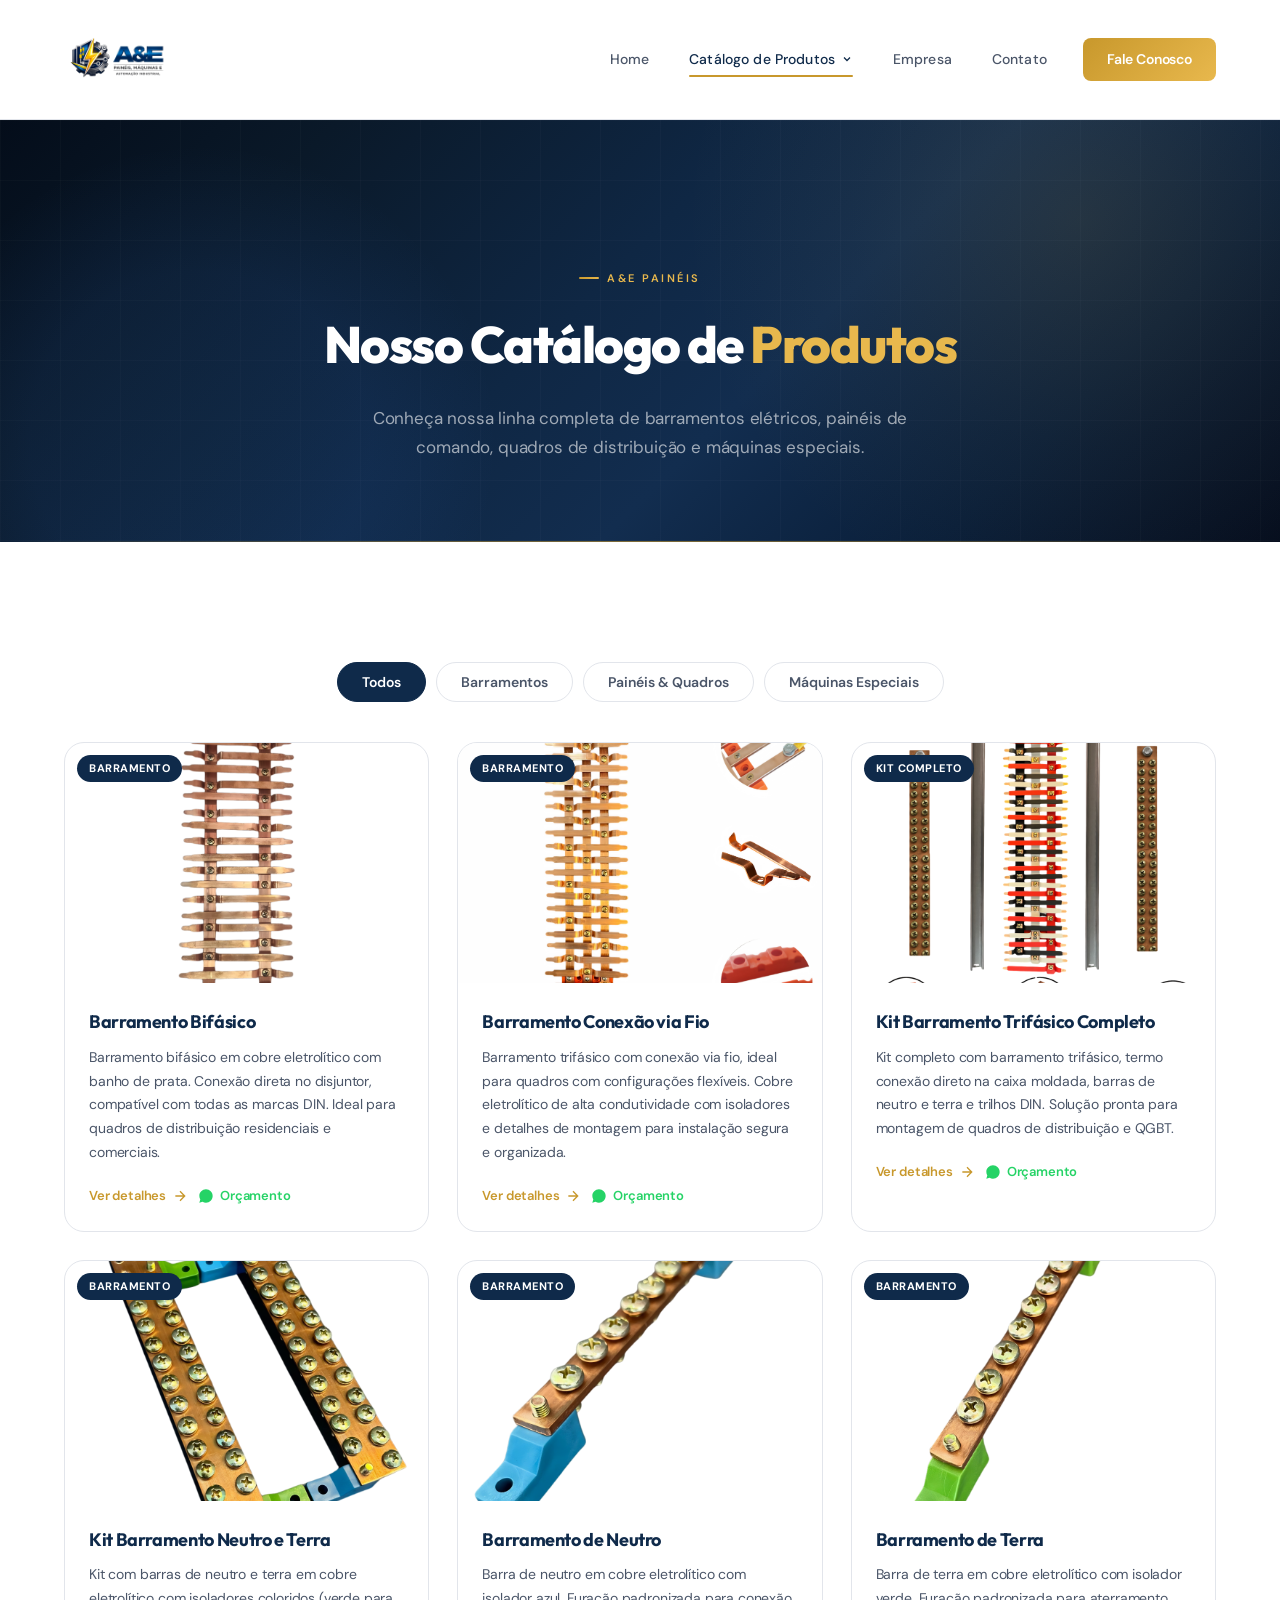
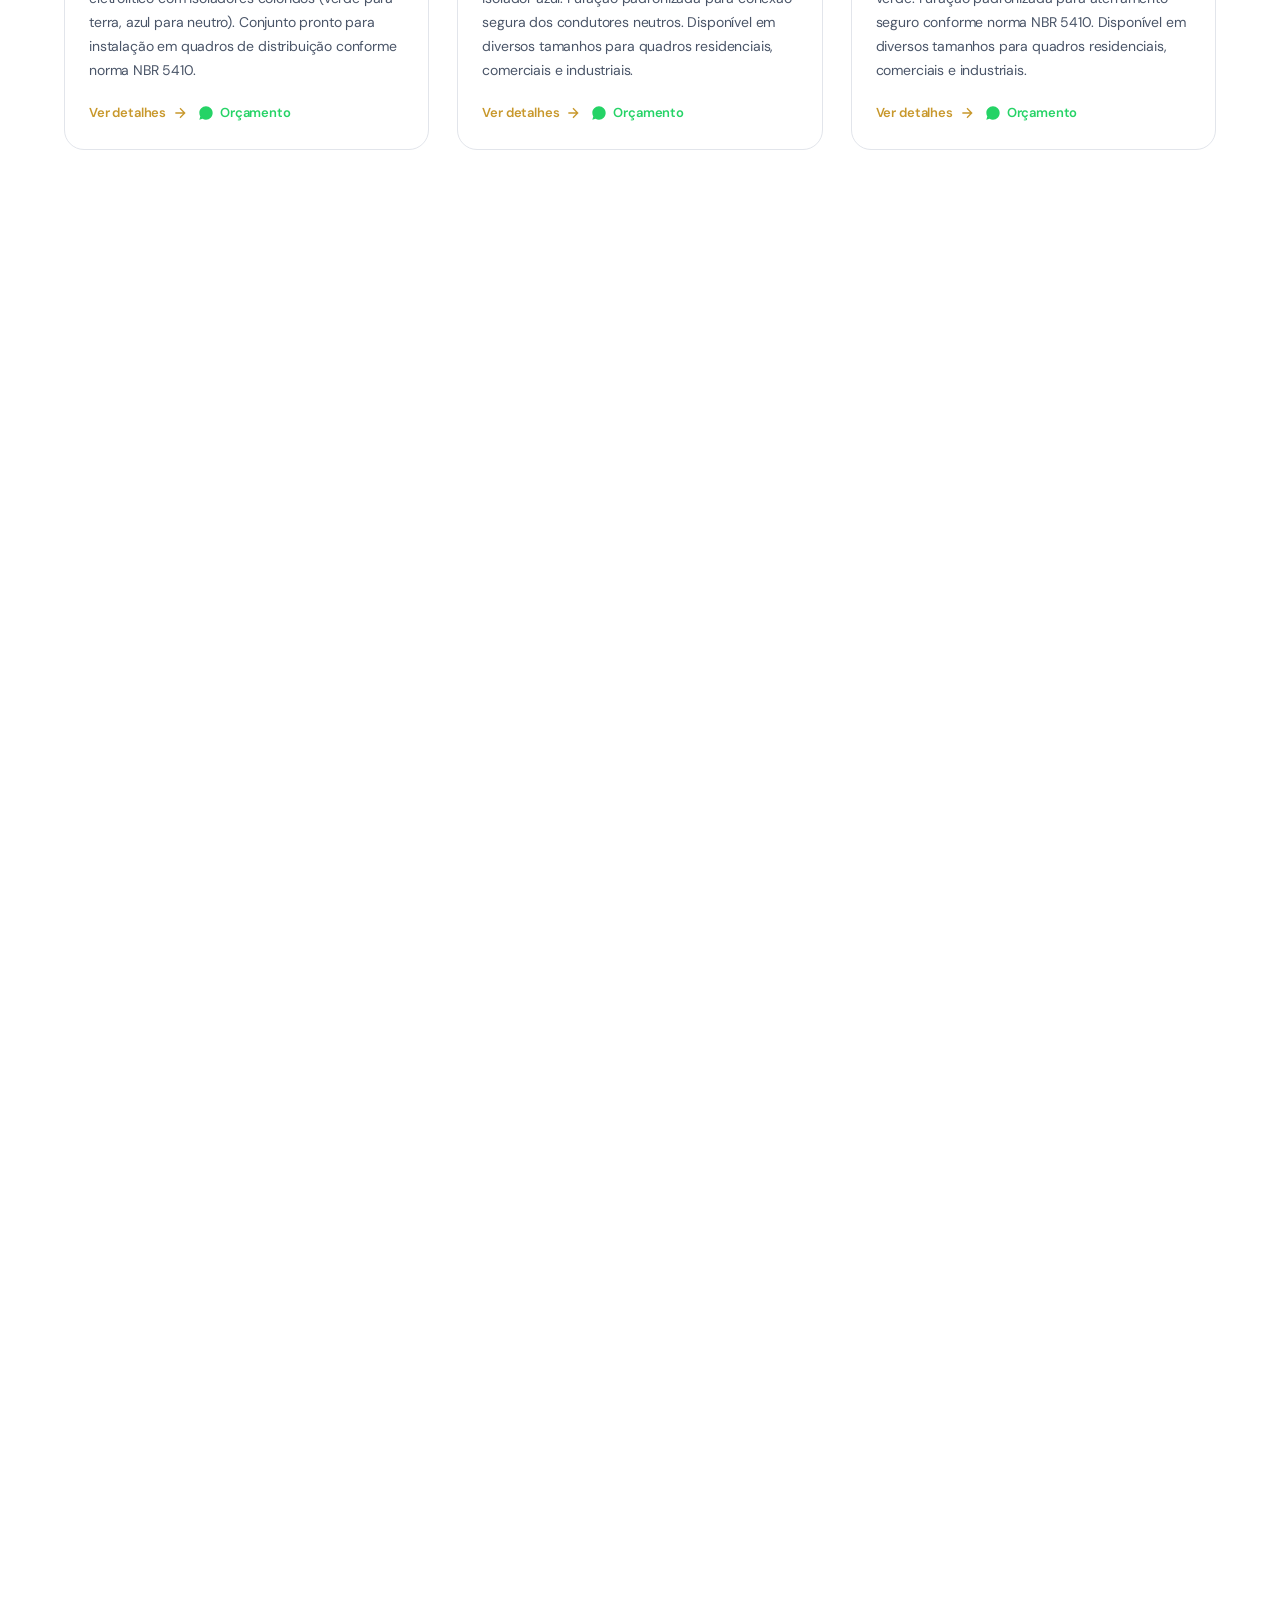
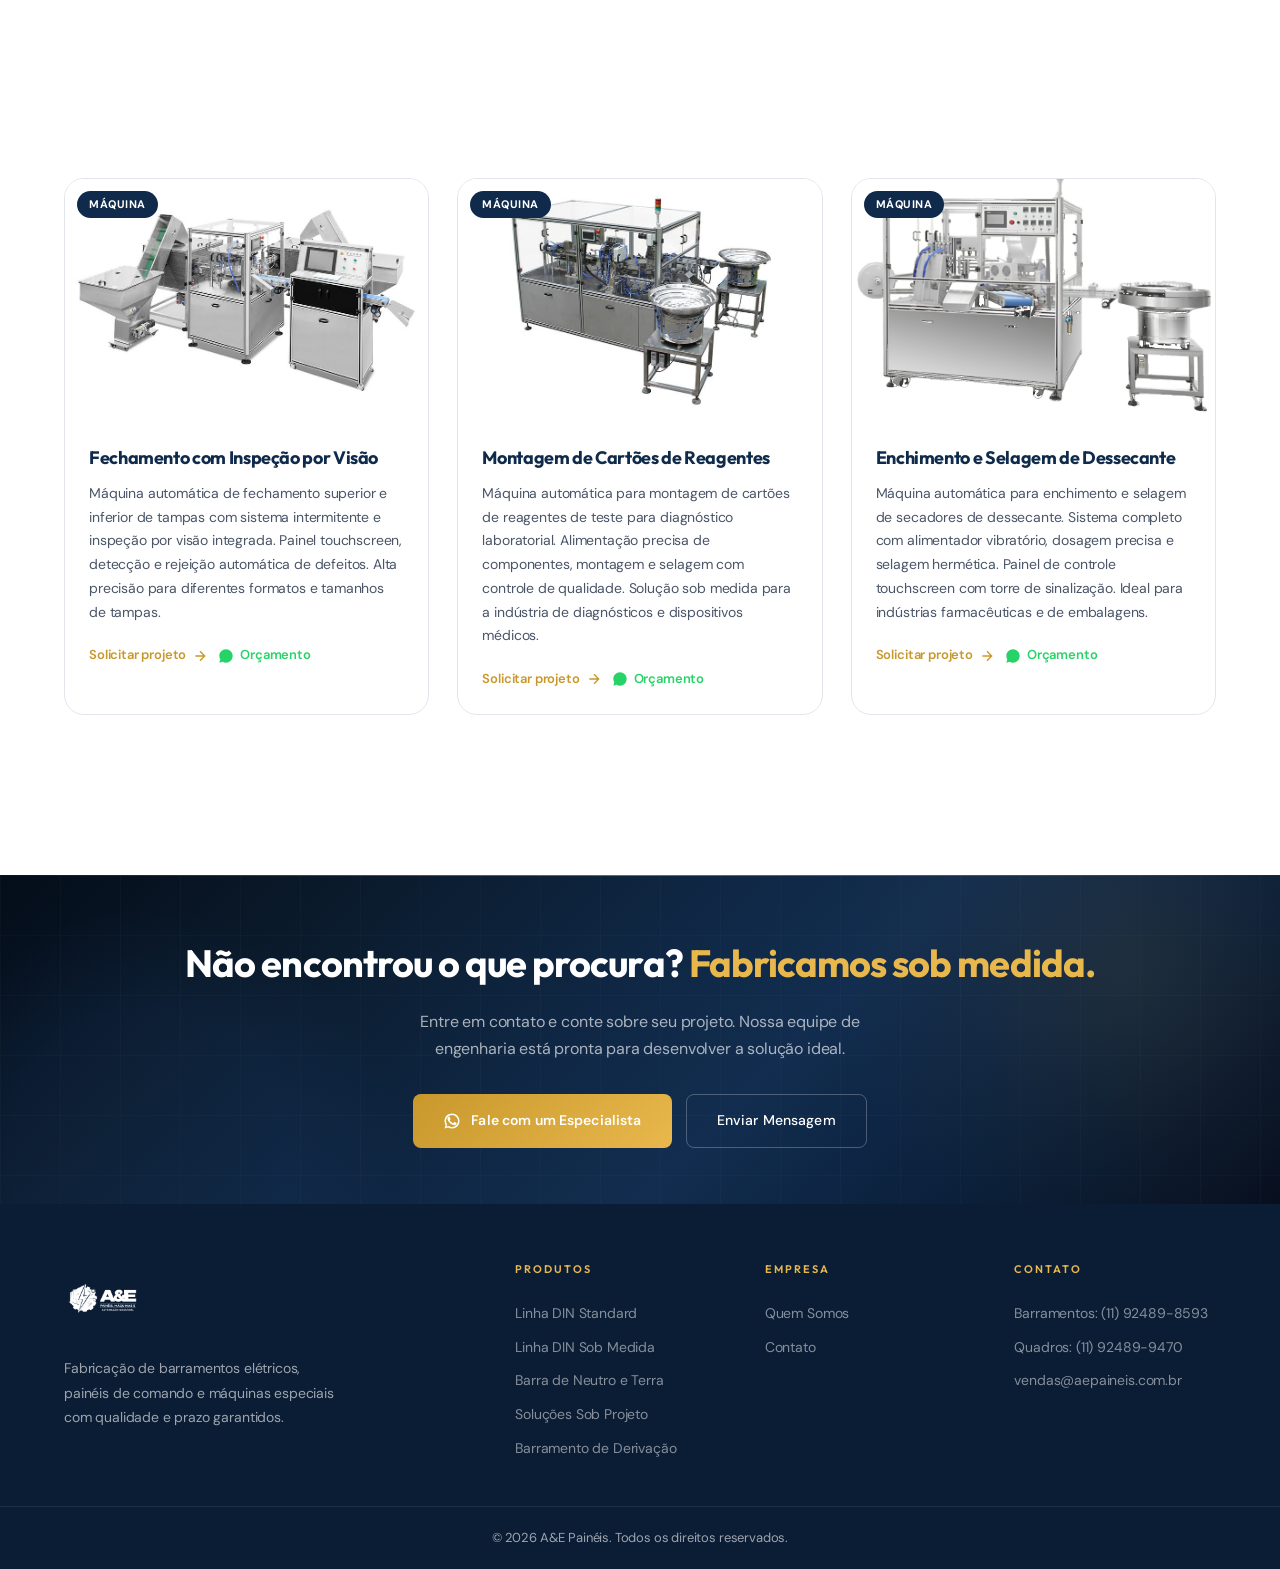
<file: catalogo.html>
<!DOCTYPE html>
<html lang="pt-BR">
<head>
    <meta charset="UTF-8">
    <meta name="viewport" content="width=device-width, initial-scale=1.0">
    <title>Catálogo de Produtos | A&E Painéis</title>
    <meta name="description" content="Catálogo completo A&E Painéis: barramentos DIN, barramentos sob medida, neutro e terra, painéis de comando, QGBT, quadros de distribuição e máquinas especiais. Orçamento rápido pelo WhatsApp.">
    <meta name="keywords" content="catálogo barramentos, barramento DIN, barramento cobre, painel de comando, QGBT, quadro de distribuição, máquinas especiais, A&E Painéis, preço barramento">
    <meta name="robots" content="index, follow">
    <link rel="canonical" href="https://aepaineis.com.br/catalogo.html">
    <meta property="og:title" content="Catálogo de Produtos | A&E Painéis">
    <meta property="og:description" content="Barramentos DIN, painéis de comando, QGBT e máquinas especiais. Veja nosso catálogo completo e solicite orçamento.">
    <meta property="og:url" content="https://aepaineis.com.br/catalogo.html">
    <meta property="og:type" content="website">
    <meta property="og:locale" content="pt_BR">
    <link rel="preconnect" href="https://fonts.googleapis.com">
    <link rel="preconnect" href="https://fonts.gstatic.com" crossorigin>
    <link href="https://fonts.googleapis.com/css2?family=DM+Sans:ital,opsz,wght@0,9..40,300;400;500;600;700;800&family=Outfit:wght@400;500;600;700;800;900&family=Inter:wght@300;400;500;600;700;800;900&family=Space+Grotesk:wght@400;500;600;700&display=swap" rel="stylesheet">
    <link rel="stylesheet" href="styles.css">
    <style>
    /* Catálogo Hero */
    .cat-hero {
        background: linear-gradient(135deg, #040d1a 0%, #0a1929 20%, #0f2744 45%, #122d4f 60%, #0a1f3a 80%, #060e1e 100%);
        padding: 140px 0 80px;
        position: relative;
        overflow: hidden;
        text-align: center;
    }
    .cat-hero::before {
        content:'';position:absolute;
        width:800px;height:800px;
        top:-300px;right:-200px;
        background:radial-gradient(circle, rgba(200,152,44,0.12) 0%, rgba(200,152,44,0.04) 40%, transparent 70%);
        border-radius:50%;
        animation:heroOrb1 8s ease-in-out infinite;
    }
    .cat-hero::after {
        content:'';position:absolute;
        width:600px;height:600px;
        bottom:-200px;left:-100px;
        background:radial-gradient(circle, rgba(27,63,107,0.25) 0%, rgba(59,130,246,0.08) 40%, transparent 70%);
        border-radius:50%;
        animation:heroOrb2 10s ease-in-out infinite;
    }
    @keyframes heroOrb1 {
        0%,100%{transform:translate(0,0) scale(1)}
        50%{transform:translate(-40px,30px) scale(1.1)}
    }
    @keyframes heroOrb2 {
        0%,100%{transform:translate(0,0) scale(1)}
        50%{transform:translate(30px,-20px) scale(1.05)}
    }
    .cat-hero .hero-pattern {
        position:absolute;inset:0;
        background-image:
            linear-gradient(rgba(255,255,255,0.02) 1px, transparent 1px),
            linear-gradient(90deg, rgba(255,255,255,0.02) 1px, transparent 1px);
        background-size:60px 60px;
        z-index:0;
    }
    .cat-hero .hero-glow-line {
        position:absolute;bottom:0;left:0;right:0;height:1px;
        background:linear-gradient(90deg, transparent 0%, rgba(200,152,44,0.4) 30%, rgba(200,152,44,0.6) 50%, rgba(200,152,44,0.4) 70%, transparent 100%);
        z-index:2;
    }
    .cat-hero-content { position: relative; z-index: 1; }
    .cat-hero .section-label { color: var(--accent-light); }
    .cat-hero h1 {
        font-family: var(--font-display);
        font-size: clamp(30px, 4vw, 52px);
        font-weight: 800;
        color: #fff;
        letter-spacing: -0.03em;
        margin-bottom: 16px;
    }
    .cat-hero p {
        font-size: 17px;
        color: rgba(255,255,255,0.6);
        max-width: 550px;
        margin: 0 auto;
        line-height: 1.7;
    }

    /* Filter Tabs */
    .cat-filters {
        display: flex;
        justify-content: center;
        gap: 10px;
        flex-wrap: wrap;
        padding: 40px 0 20px;
    }
    .cat-filter-btn {
        padding: 10px 24px;
        border-radius: 50px;
        border: 1px solid var(--border);
        background: var(--bg);
        font-family: var(--font-main);
        font-size: 14px;
        font-weight: 600;
        color: var(--text-secondary);
        cursor: pointer;
        transition: all 0.3s;
    }
    .cat-filter-btn:hover { border-color: var(--accent); color: var(--primary); }
    .cat-filter-btn.active {
        background: var(--primary);
        color: #fff;
        border-color: var(--primary);
    }

    /* Product Grid */
    .cat-grid {
        display: grid;
        grid-template-columns: repeat(3, 1fr);
        gap: 28px;
        padding: 20px 0 80px;
    }
    .cat-card {
        background: var(--bg-card);
        border: 1px solid var(--border);
        border-radius: var(--radius-lg);
        overflow: hidden;
        transition: all 0.3s;
    }
    .cat-card:hover {
        border-color: var(--accent);
        box-shadow: var(--shadow);
        transform: translateY(-6px);
    }
    .cat-card-img {
        width: 100%;
        height: 240px;
        overflow: hidden;
        position: relative;
    }
    .cat-card-img img {
        width: 100%;
        height: 100%;
        object-fit: cover;
        transition: transform 0.4s;
    }
    .cat-card:hover .cat-card-img img { transform: scale(1.06); }
    .cat-card-badge {
        position: absolute;
        top: 12px;
        left: 12px;
        background: var(--primary);
        color: #fff;
        font-size: 11px;
        font-weight: 700;
        padding: 4px 12px;
        border-radius: 50px;
        letter-spacing: 0.5px;
        text-transform: uppercase;
    }
    .cat-card-body {
        padding: 24px;
    }
    .cat-card-body h3 {
        font-family: var(--font-display);
        font-size: 18px;
        font-weight: 700;
        color: var(--primary);
        margin-bottom: 8px;
        letter-spacing: -0.02em;
    }
    .cat-card-body p {
        font-size: 14px;
        color: var(--text-secondary);
        line-height: 1.7;
        margin-bottom: 20px;
    }
    .cat-card-footer {
        display: flex;
        gap: 10px;
        align-items: center;
    }
    .cat-card-link {
        display: inline-flex;
        align-items: center;
        gap: 6px;
        font-size: 13px;
        font-weight: 600;
        color: var(--accent);
        text-decoration: none;
        transition: gap 0.3s;
    }
    .cat-card-link:hover { gap: 10px; }
    .cat-card-link svg { width: 16px; height: 16px; stroke: currentColor; fill: none; stroke-width: 2; }
    .cat-card-whatsapp {
        display: inline-flex;
        align-items: center;
        gap: 6px;
        font-size: 13px;
        font-weight: 600;
        color: #25D366;
        text-decoration: none;
    }
    .cat-card-whatsapp svg { width: 16px; height: 16px; fill: currentColor; }

    @media (max-width: 1024px) {
        .cat-grid { grid-template-columns: repeat(2, 1fr); }
    }
    @media (max-width: 640px) {
        .cat-grid { grid-template-columns: 1fr; }
        .cat-filters { gap: 8px; }
        .cat-filter-btn { padding: 8px 16px; font-size: 13px; }
    }
    </style>
</head>
<body>

<!-- HEADER -->
<header class="header" id="header">
    <div class="wrap header-inner">
        <a href="index.html" class="logo">
            <img src="logo.png" alt="A&E Painéis">
        </a>
        <nav class="nav" id="mainNav">
            <a href="index.html" class="nav-link">Home</a>
            <div class="nav-dropdown">
                <a href="#" class="nav-link nav-dropdown-toggle active">
                    Catálogo de Produtos
                    <svg viewBox="0 0 24 24"><polyline points="6 9 12 15 18 9"/></svg>
                </a>
                <div class="dropdown-menu">
                    <a href="barramento-padrao-din.html"><svg viewBox="0 0 24 24" stroke-linecap="round" stroke-linejoin="round"><path d="M13 2L3 14h9l-1 8 10-12h-9l1-8z"/></svg>Linha DIN Standard</a>
                    <a href="barramento-especial-din.html"><svg viewBox="0 0 24 24" stroke-linecap="round" stroke-linejoin="round"><path d="M13 2L3 14h9l-1 8 10-12h-9l1-8z"/></svg>Linha DIN Sob Medida</a>
                    <a href="barramento-neutro-terra.html"><svg viewBox="0 0 24 24" stroke-linecap="round" stroke-linejoin="round"><path d="M13 2L3 14h9l-1 8 10-12h-9l1-8z"/></svg>Barra de Neutro e Terra</a>
                    <a href="barramentos-especiais.html"><svg viewBox="0 0 24 24" stroke-linecap="round" stroke-linejoin="round"><path d="M13 2L3 14h9l-1 8 10-12h-9l1-8z"/></svg>Soluções Sob Projeto</a>
                    <a href="barramento-derivacao.html"><svg viewBox="0 0 24 24" stroke-linecap="round" stroke-linejoin="round"><path d="M13 2L3 14h9l-1 8 10-12h-9l1-8z"/></svg>Barramento de Derivação</a>
                    <a href="catalogo.html#maquinas"><svg viewBox="0 0 24 24" stroke-linecap="round" stroke-linejoin="round"><path d="M12 2v4m0 12v4M4.93 4.93l2.83 2.83m8.48 8.48l2.83 2.83M2 12h4m12 0h4M4.93 19.07l2.83-2.83m8.48-8.48l2.83-2.83"/></svg>Máquinas Especiais</a>
                </div>
            </div>
            <a href="empresa.html" class="nav-link">Empresa</a>
            <a href="contato.html" class="nav-link">Contato</a>
            <a href="contato.html" class="nav-cta">Fale Conosco</a>
        </nav>
        <button class="hamburger" id="hamburger" aria-label="Menu">
            <span></span><span></span><span></span>
        </button>
    </div>
</header>

<!-- HERO -->
<section class="cat-hero">
    <div class="hero-pattern"></div>
    <div class="hero-glow-line"></div>
    <div class="wrap cat-hero-content">
        <div class="section-label">A&E Painéis</div>
        <h1>Nosso Catálogo de <span style="color:var(--accent-light)">Produtos</span></h1>
        <p>Conheça nossa linha completa de barramentos elétricos, painéis de comando, quadros de distribuição e máquinas especiais.</p>
    </div>
</section>

<!-- FILTERS + GRID -->
<section class="section">
    <div class="wrap">
        <div class="cat-filters">
            <button class="cat-filter-btn active" onclick="filterCards('todos')">Todos</button>
            <button class="cat-filter-btn" onclick="filterCards('barramento')">Barramentos</button>
            <button class="cat-filter-btn" onclick="filterCards('painel')">Painéis & Quadros</button>
            <button class="cat-filter-btn" onclick="filterCards('maquina')">Máquinas Especiais</button>
        </div>

        <div class="cat-grid" id="catGrid">

            <!-- BARRAMENTOS -->

            <!-- 1. Barramento Bifásico -->
            <div class="cat-card reveal" data-cat="barramento">
                <div class="cat-card-img">
                    <img src="img/barramento-cat-bifasico.png" alt="Barramento Bifásico A&E Painéis">
                    <div class="cat-card-badge">Barramento</div>
                </div>
                <div class="cat-card-body">
                    <h3>Barramento Bifásico</h3>
                    <p>Barramento bifásico em cobre eletrolítico com banho de prata. Conexão direta no disjuntor, compatível com todas as marcas DIN. Ideal para quadros de distribuição residenciais e comerciais.</p>
                    <div class="cat-card-footer">
                        <a href="barramento-padrao-din.html#bifasico-100a" class="cat-card-link">Ver detalhes <svg viewBox="0 0 24 24"><path d="M5 12h14M12 5l7 7-7 7"/></svg></a>
                        <a href="https://wa.me/5511924898593?text=Olá! Gostaria de orçamento para Barramento Bifásico." target="_blank" class="cat-card-whatsapp"><svg viewBox="0 0 24 24"><path d="M17.472 14.382c-.297-.149-1.758-.867-2.03-.967-.273-.099-.471-.148-.67.15-.197.297-.767.966-.94 1.164-.173.199-.347.223-.644.075-.297-.15-1.255-.463-2.39-1.475-.883-.788-1.48-1.761-1.653-2.059-.173-.297-.018-.458.13-.606.134-.133.298-.347.446-.52.149-.174.198-.298.298-.497.099-.198.05-.371-.025-.52-.075-.149-.669-1.612-.916-2.207-.242-.579-.487-.5-.669-.51l-.57-.01c-.198 0-.52.074-.792.372-.272.297-1.04 1.016-1.04 2.479 0 1.462 1.065 2.875 1.213 3.074.149.198 2.096 3.2 5.077 4.487.709.306 1.262.489 1.694.625.712.227 1.36.195 1.871.118.571-.085 1.758-.719 2.006-1.413.248-.694.248-1.289.173-1.413-.074-.124-.272-.198-.57-.347z"/><path d="M12 2C6.477 2 2 6.477 2 12c0 1.89.525 3.66 1.438 5.168L2 22l4.832-1.438A9.955 9.955 0 0012 22c5.523 0 10-4.477 10-10S17.523 2 12 2z"/></svg>Orçamento</a>
                    </div>
                </div>
            </div>

            <!-- 2. Barramento Conexão via Fio -->
            <div class="cat-card reveal reveal-d1" data-cat="barramento">
                <div class="cat-card-img">
                    <img src="img/barramento-cat-conexao-fio.png" alt="Barramento Conexão via Fio A&E Painéis">
                    <div class="cat-card-badge">Barramento</div>
                </div>
                <div class="cat-card-body">
                    <h3>Barramento Conexão via Fio</h3>
                    <p>Barramento trifásico com conexão via fio, ideal para quadros com configurações flexíveis. Cobre eletrolítico de alta condutividade com isoladores e detalhes de montagem para instalação segura e organizada.</p>
                    <div class="cat-card-footer">
                        <a href="barramento-padrao-din.html" class="cat-card-link">Ver detalhes <svg viewBox="0 0 24 24"><path d="M5 12h14M12 5l7 7-7 7"/></svg></a>
                        <a href="https://wa.me/5511924898593?text=Olá! Gostaria de orçamento para Barramento Conexão via Fio." target="_blank" class="cat-card-whatsapp"><svg viewBox="0 0 24 24"><path d="M17.472 14.382c-.297-.149-1.758-.867-2.03-.967-.273-.099-.471-.148-.67.15-.197.297-.767.966-.94 1.164-.173.199-.347.223-.644.075-.297-.15-1.255-.463-2.39-1.475-.883-.788-1.48-1.761-1.653-2.059-.173-.297-.018-.458.13-.606.134-.133.298-.347.446-.52.149-.174.198-.298.298-.497.099-.198.05-.371-.025-.52-.075-.149-.669-1.612-.916-2.207-.242-.579-.487-.5-.669-.51l-.57-.01c-.198 0-.52.074-.792.372-.272.297-1.04 1.016-1.04 2.479 0 1.462 1.065 2.875 1.213 3.074.149.198 2.096 3.2 5.077 4.487.709.306 1.262.489 1.694.625.712.227 1.36.195 1.871.118.571-.085 1.758-.719 2.006-1.413.248-.694.248-1.289.173-1.413-.074-.124-.272-.198-.57-.347z"/><path d="M12 2C6.477 2 2 6.477 2 12c0 1.89.525 3.66 1.438 5.168L2 22l4.832-1.438A9.955 9.955 0 0012 22c5.523 0 10-4.477 10-10S17.523 2 12 2z"/></svg>Orçamento</a>
                    </div>
                </div>
            </div>

            <!-- 3. Kit Barramento Trifásico Completo -->
            <div class="cat-card reveal reveal-d2" data-cat="barramento">
                <div class="cat-card-img">
                    <img src="img/barramento-cat-kit-trifasico.png" alt="Kit Barramento Trifásico Completo A&E Painéis">
                    <div class="cat-card-badge">Kit Completo</div>
                </div>
                <div class="cat-card-body">
                    <h3>Kit Barramento Trifásico Completo</h3>
                    <p>Kit completo com barramento trifásico, termo conexão direto na caixa moldada, barras de neutro e terra e trilhos DIN. Solução pronta para montagem de quadros de distribuição e QGBT.</p>
                    <div class="cat-card-footer">
                        <a href="barramento-especial-din.html" class="cat-card-link">Ver detalhes <svg viewBox="0 0 24 24"><path d="M5 12h14M12 5l7 7-7 7"/></svg></a>
                        <a href="https://wa.me/5511924898593?text=Olá! Gostaria de orçamento para Kit Barramento Trifásico Completo." target="_blank" class="cat-card-whatsapp"><svg viewBox="0 0 24 24"><path d="M17.472 14.382c-.297-.149-1.758-.867-2.03-.967-.273-.099-.471-.148-.67.15-.197.297-.767.966-.94 1.164-.173.199-.347.223-.644.075-.297-.15-1.255-.463-2.39-1.475-.883-.788-1.48-1.761-1.653-2.059-.173-.297-.018-.458.13-.606.134-.133.298-.347.446-.52.149-.174.198-.298.298-.497.099-.198.05-.371-.025-.52-.075-.149-.669-1.612-.916-2.207-.242-.579-.487-.5-.669-.51l-.57-.01c-.198 0-.52.074-.792.372-.272.297-1.04 1.016-1.04 2.479 0 1.462 1.065 2.875 1.213 3.074.149.198 2.096 3.2 5.077 4.487.709.306 1.262.489 1.694.625.712.227 1.36.195 1.871.118.571-.085 1.758-.719 2.006-1.413.248-.694.248-1.289.173-1.413-.074-.124-.272-.198-.57-.347z"/><path d="M12 2C6.477 2 2 6.477 2 12c0 1.89.525 3.66 1.438 5.168L2 22l4.832-1.438A9.955 9.955 0 0012 22c5.523 0 10-4.477 10-10S17.523 2 12 2z"/></svg>Orçamento</a>
                    </div>
                </div>
            </div>

            <!-- 4. Kit Barramento Neutro e Terra -->
            <div class="cat-card reveal" data-cat="barramento">
                <div class="cat-card-img">
                    <img src="img/barramento-cat-kit-neutro-terra.png" alt="Kit Barramento Neutro e Terra A&E Painéis">
                    <div class="cat-card-badge">Barramento</div>
                </div>
                <div class="cat-card-body">
                    <h3>Kit Barramento Neutro e Terra</h3>
                    <p>Kit com barras de neutro e terra em cobre eletrolítico com isoladores coloridos (verde para terra, azul para neutro). Conjunto pronto para instalação em quadros de distribuição conforme norma NBR 5410.</p>
                    <div class="cat-card-footer">
                        <a href="barramento-neutro-terra.html" class="cat-card-link">Ver detalhes <svg viewBox="0 0 24 24"><path d="M5 12h14M12 5l7 7-7 7"/></svg></a>
                        <a href="https://wa.me/5511924898593?text=Olá! Gostaria de orçamento para Kit Barramento Neutro e Terra." target="_blank" class="cat-card-whatsapp"><svg viewBox="0 0 24 24"><path d="M17.472 14.382c-.297-.149-1.758-.867-2.03-.967-.273-.099-.471-.148-.67.15-.197.297-.767.966-.94 1.164-.173.199-.347.223-.644.075-.297-.15-1.255-.463-2.39-1.475-.883-.788-1.48-1.761-1.653-2.059-.173-.297-.018-.458.13-.606.134-.133.298-.347.446-.52.149-.174.198-.298.298-.497.099-.198.05-.371-.025-.52-.075-.149-.669-1.612-.916-2.207-.242-.579-.487-.5-.669-.51l-.57-.01c-.198 0-.52.074-.792.372-.272.297-1.04 1.016-1.04 2.479 0 1.462 1.065 2.875 1.213 3.074.149.198 2.096 3.2 5.077 4.487.709.306 1.262.489 1.694.625.712.227 1.36.195 1.871.118.571-.085 1.758-.719 2.006-1.413.248-.694.248-1.289.173-1.413-.074-.124-.272-.198-.57-.347z"/><path d="M12 2C6.477 2 2 6.477 2 12c0 1.89.525 3.66 1.438 5.168L2 22l4.832-1.438A9.955 9.955 0 0012 22c5.523 0 10-4.477 10-10S17.523 2 12 2z"/></svg>Orçamento</a>
                    </div>
                </div>
            </div>

            <!-- 5. Barramento de Neutro -->
            <div class="cat-card reveal reveal-d1" data-cat="barramento">
                <div class="cat-card-img">
                    <img src="img/barramento-cat-neutro.png" alt="Barramento de Neutro A&E Painéis">
                    <div class="cat-card-badge">Barramento</div>
                </div>
                <div class="cat-card-body">
                    <h3>Barramento de Neutro</h3>
                    <p>Barra de neutro em cobre eletrolítico com isolador azul. Furação padronizada para conexão segura dos condutores neutros. Disponível em diversos tamanhos para quadros residenciais, comerciais e industriais.</p>
                    <div class="cat-card-footer">
                        <a href="barramento-neutro-terra.html" class="cat-card-link">Ver detalhes <svg viewBox="0 0 24 24"><path d="M5 12h14M12 5l7 7-7 7"/></svg></a>
                        <a href="https://wa.me/5511924898593?text=Olá! Gostaria de orçamento para Barramento de Neutro." target="_blank" class="cat-card-whatsapp"><svg viewBox="0 0 24 24"><path d="M17.472 14.382c-.297-.149-1.758-.867-2.03-.967-.273-.099-.471-.148-.67.15-.197.297-.767.966-.94 1.164-.173.199-.347.223-.644.075-.297-.15-1.255-.463-2.39-1.475-.883-.788-1.48-1.761-1.653-2.059-.173-.297-.018-.458.13-.606.134-.133.298-.347.446-.52.149-.174.198-.298.298-.497.099-.198.05-.371-.025-.52-.075-.149-.669-1.612-.916-2.207-.242-.579-.487-.5-.669-.51l-.57-.01c-.198 0-.52.074-.792.372-.272.297-1.04 1.016-1.04 2.479 0 1.462 1.065 2.875 1.213 3.074.149.198 2.096 3.2 5.077 4.487.709.306 1.262.489 1.694.625.712.227 1.36.195 1.871.118.571-.085 1.758-.719 2.006-1.413.248-.694.248-1.289.173-1.413-.074-.124-.272-.198-.57-.347z"/><path d="M12 2C6.477 2 2 6.477 2 12c0 1.89.525 3.66 1.438 5.168L2 22l4.832-1.438A9.955 9.955 0 0012 22c5.523 0 10-4.477 10-10S17.523 2 12 2z"/></svg>Orçamento</a>
                    </div>
                </div>
            </div>

            <!-- 6. Barramento de Terra -->
            <div class="cat-card reveal reveal-d2" data-cat="barramento">
                <div class="cat-card-img">
                    <img src="img/barramento-cat-terra.png" alt="Barramento de Terra A&E Painéis">
                    <div class="cat-card-badge">Barramento</div>
                </div>
                <div class="cat-card-body">
                    <h3>Barramento de Terra</h3>
                    <p>Barra de terra em cobre eletrolítico com isolador verde. Furação padronizada para aterramento seguro conforme norma NBR 5410. Disponível em diversos tamanhos para quadros residenciais, comerciais e industriais.</p>
                    <div class="cat-card-footer">
                        <a href="barramento-neutro-terra.html" class="cat-card-link">Ver detalhes <svg viewBox="0 0 24 24"><path d="M5 12h14M12 5l7 7-7 7"/></svg></a>
                        <a href="https://wa.me/5511924898593?text=Olá! Gostaria de orçamento para Barramento de Terra." target="_blank" class="cat-card-whatsapp"><svg viewBox="0 0 24 24"><path d="M17.472 14.382c-.297-.149-1.758-.867-2.03-.967-.273-.099-.471-.148-.67.15-.197.297-.767.966-.94 1.164-.173.199-.347.223-.644.075-.297-.15-1.255-.463-2.39-1.475-.883-.788-1.48-1.761-1.653-2.059-.173-.297-.018-.458.13-.606.134-.133.298-.347.446-.52.149-.174.198-.298.298-.497.099-.198.05-.371-.025-.52-.075-.149-.669-1.612-.916-2.207-.242-.579-.487-.5-.669-.51l-.57-.01c-.198 0-.52.074-.792.372-.272.297-1.04 1.016-1.04 2.479 0 1.462 1.065 2.875 1.213 3.074.149.198 2.096 3.2 5.077 4.487.709.306 1.262.489 1.694.625.712.227 1.36.195 1.871.118.571-.085 1.758-.719 2.006-1.413.248-.694.248-1.289.173-1.413-.074-.124-.272-.198-.57-.347z"/><path d="M12 2C6.477 2 2 6.477 2 12c0 1.89.525 3.66 1.438 5.168L2 22l4.832-1.438A9.955 9.955 0 0012 22c5.523 0 10-4.477 10-10S17.523 2 12 2z"/></svg>Orçamento</a>
                    </div>
                </div>
            </div>

            <!-- PAINÉIS & QUADROS -->

            <!-- 1. Quadro de Distribuição 01 -->
            <div class="cat-card reveal" data-cat="painel">
                <div class="cat-card-img">
                    <img src="img/quadro-dist-cat-01.png" alt="Quadro de Distribuição A&E Painéis">
                    <div class="cat-card-badge">Painel</div>
                </div>
                <div class="cat-card-body">
                    <h3>Quadro de Distribuição</h3>
                    <p>Quadros de distribuição completos com barramento trifásico, disjuntores, barramentos de neutro e terra. Montagem profissional com identificação e organização impecável para instalações comerciais e industriais.</p>
                    <div class="cat-card-footer">
                        <a href="contato.html" class="cat-card-link">Solicitar projeto <svg viewBox="0 0 24 24"><path d="M5 12h14M12 5l7 7-7 7"/></svg></a>
                        <a href="https://wa.me/5511924899470?text=Olá! Gostaria de orçamento para Quadro de Distribuição." target="_blank" class="cat-card-whatsapp"><svg viewBox="0 0 24 24"><path d="M17.472 14.382c-.297-.149-1.758-.867-2.03-.967-.273-.099-.471-.148-.67.15-.197.297-.767.966-.94 1.164-.173.199-.347.223-.644.075-.297-.15-1.255-.463-2.39-1.475-.883-.788-1.48-1.761-1.653-2.059-.173-.297-.018-.458.13-.606.134-.133.298-.347.446-.52.149-.174.198-.298.298-.497.099-.198.05-.371-.025-.52-.075-.149-.669-1.612-.916-2.207-.242-.579-.487-.5-.669-.51l-.57-.01c-.198 0-.52.074-.792.372-.272.297-1.04 1.016-1.04 2.479 0 1.462 1.065 2.875 1.213 3.074.149.198 2.096 3.2 5.077 4.487.709.306 1.262.489 1.694.625.712.227 1.36.195 1.871.118.571-.085 1.758-.719 2.006-1.413.248-.694.248-1.289.173-1.413-.074-.124-.272-.198-.57-.347z"/><path d="M12 2C6.477 2 2 6.477 2 12c0 1.89.525 3.66 1.438 5.168L2 22l4.832-1.438A9.955 9.955 0 0012 22c5.523 0 10-4.477 10-10S17.523 2 12 2z"/></svg>Orçamento</a>
                    </div>
                </div>
            </div>

            <!-- 2. Quadro de Distribuição 02 -->
            <div class="cat-card reveal reveal-d1" data-cat="painel">
                <div class="cat-card-img">
                    <img src="img/quadro-dist-cat-02.png" alt="Quadro de Distribuição Trifásico A&E Painéis">
                    <div class="cat-card-badge">Painel</div>
                </div>
                <div class="cat-card-body">
                    <h3>Quadro de Distribuição Trifásico</h3>
                    <p>Quadro de distribuição trifásico com disjuntor geral, DPS, barramentos de cobre e porta-documentos. Montagem organizada com identificação completa de circuitos e proteção conforme norma NBR 5410.</p>
                    <div class="cat-card-footer">
                        <a href="contato.html" class="cat-card-link">Solicitar projeto <svg viewBox="0 0 24 24"><path d="M5 12h14M12 5l7 7-7 7"/></svg></a>
                        <a href="https://wa.me/5511924899470?text=Olá! Gostaria de orçamento para Quadro de Distribuição Trifásico." target="_blank" class="cat-card-whatsapp"><svg viewBox="0 0 24 24"><path d="M17.472 14.382c-.297-.149-1.758-.867-2.03-.967-.273-.099-.471-.148-.67.15-.197.297-.767.966-.94 1.164-.173.199-.347.223-.644.075-.297-.15-1.255-.463-2.39-1.475-.883-.788-1.48-1.761-1.653-2.059-.173-.297-.018-.458.13-.606.134-.133.298-.347.446-.52.149-.174.198-.298.298-.497.099-.198.05-.371-.025-.52-.075-.149-.669-1.612-.916-2.207-.242-.579-.487-.5-.669-.51l-.57-.01c-.198 0-.52.074-.792.372-.272.297-1.04 1.016-1.04 2.479 0 1.462 1.065 2.875 1.213 3.074.149.198 2.096 3.2 5.077 4.487.709.306 1.262.489 1.694.625.712.227 1.36.195 1.871.118.571-.085 1.758-.719 2.006-1.413.248-.694.248-1.289.173-1.413-.074-.124-.272-.198-.57-.347z"/><path d="M12 2C6.477 2 2 6.477 2 12c0 1.89.525 3.66 1.438 5.168L2 22l4.832-1.438A9.955 9.955 0 0012 22c5.523 0 10-4.477 10-10S17.523 2 12 2z"/></svg>Orçamento</a>
                    </div>
                </div>
            </div>

            <!-- 3. QGBT -->
            <div class="cat-card reveal reveal-d2" data-cat="painel">
                <div class="cat-card-img">
                    <img src="img/quadro-qgbt.png" alt="QGBT Quadro Geral de Baixa Tensão A&E Painéis">
                    <div class="cat-card-badge">Painel</div>
                </div>
                <div class="cat-card-body">
                    <h3>QGBT — Quadro Geral de Baixa Tensão</h3>
                    <p>Quadros gerais de baixa tensão para instalações industriais. Projeto completo com disjuntor geral, barramentos dimensionados, DPS e proteções conforme norma NBR IEC 61439.</p>
                    <div class="cat-card-footer">
                        <a href="contato.html" class="cat-card-link">Solicitar projeto <svg viewBox="0 0 24 24"><path d="M5 12h14M12 5l7 7-7 7"/></svg></a>
                        <a href="https://wa.me/5511924899470?text=Olá! Gostaria de orçamento para QGBT." target="_blank" class="cat-card-whatsapp"><svg viewBox="0 0 24 24"><path d="M17.472 14.382c-.297-.149-1.758-.867-2.03-.967-.273-.099-.471-.148-.67.15-.197.297-.767.966-.94 1.164-.173.199-.347.223-.644.075-.297-.15-1.255-.463-2.39-1.475-.883-.788-1.48-1.761-1.653-2.059-.173-.297-.018-.458.13-.606.134-.133.298-.347.446-.52.149-.174.198-.298.298-.497.099-.198.05-.371-.025-.52-.075-.149-.669-1.612-.916-2.207-.242-.579-.487-.5-.669-.51l-.57-.01c-.198 0-.52.074-.792.372-.272.297-1.04 1.016-1.04 2.479 0 1.462 1.065 2.875 1.213 3.074.149.198 2.096 3.2 5.077 4.487.709.306 1.262.489 1.694.625.712.227 1.36.195 1.871.118.571-.085 1.758-.719 2.006-1.413.248-.694.248-1.289.173-1.413-.074-.124-.272-.198-.57-.347z"/><path d="M12 2C6.477 2 2 6.477 2 12c0 1.89.525 3.66 1.438 5.168L2 22l4.832-1.438A9.955 9.955 0 0012 22c5.523 0 10-4.477 10-10S17.523 2 12 2z"/></svg>Orçamento</a>
                    </div>
                </div>
            </div>

            <!-- 4. Painel de Comando para Robôs -->
            <div class="cat-card reveal" data-cat="painel">
                <div class="cat-card-img">
                    <img src="img/quadro-robo.png" alt="Painel de Comando Industrial para Robôs A&E Painéis">
                    <div class="cat-card-badge">Painel</div>
                </div>
                <div class="cat-card-body">
                    <h3>Painel de Comando Industrial</h3>
                    <p>Painéis de comando para automação industrial, robótica e linhas de produção. Montagem com disjuntor geral, tomadas industriais e proteção IP adequada para ambientes fabris.</p>
                    <div class="cat-card-footer">
                        <a href="contato.html" class="cat-card-link">Solicitar projeto <svg viewBox="0 0 24 24"><path d="M5 12h14M12 5l7 7-7 7"/></svg></a>
                        <a href="https://wa.me/5511924899470?text=Olá! Gostaria de orçamento para Painel de Comando Industrial." target="_blank" class="cat-card-whatsapp"><svg viewBox="0 0 24 24"><path d="M17.472 14.382c-.297-.149-1.758-.867-2.03-.967-.273-.099-.471-.148-.67.15-.197.297-.767.966-.94 1.164-.173.199-.347.223-.644.075-.297-.15-1.255-.463-2.39-1.475-.883-.788-1.48-1.761-1.653-2.059-.173-.297-.018-.458.13-.606.134-.133.298-.347.446-.52.149-.174.198-.298.298-.497.099-.198.05-.371-.025-.52-.075-.149-.669-1.612-.916-2.207-.242-.579-.487-.5-.669-.51l-.57-.01c-.198 0-.52.074-.792.372-.272.297-1.04 1.016-1.04 2.479 0 1.462 1.065 2.875 1.213 3.074.149.198 2.096 3.2 5.077 4.487.709.306 1.262.489 1.694.625.712.227 1.36.195 1.871.118.571-.085 1.758-.719 2.006-1.413.248-.694.248-1.289.173-1.413-.074-.124-.272-.198-.57-.347z"/><path d="M12 2C6.477 2 2 6.477 2 12c0 1.89.525 3.66 1.438 5.168L2 22l4.832-1.438A9.955 9.955 0 0012 22c5.523 0 10-4.477 10-10S17.523 2 12 2z"/></svg>Orçamento</a>
                    </div>
                </div>
            </div>

            <!-- 5. Quadro com Porta Bipartida -->
            <div class="cat-card reveal reveal-d1" data-cat="painel">
                <div class="cat-card-img">
                    <img src="img/quadro-porta-bipartida.png" alt="Quadro com Porta Bipartida A&E Painéis">
                    <div class="cat-card-badge">Painel</div>
                </div>
                <div class="cat-card-body">
                    <h3>Quadro com Porta Bipartida</h3>
                    <p>Quadro de distribuição com porta bipartida para fácil acesso à manutenção. Disjuntor geral, barramentos organizados e porta-documentos integrado. Projeto sob medida para instalações que exigem praticidade.</p>
                    <div class="cat-card-footer">
                        <a href="contato.html" class="cat-card-link">Solicitar projeto <svg viewBox="0 0 24 24"><path d="M5 12h14M12 5l7 7-7 7"/></svg></a>
                        <a href="https://wa.me/5511924899470?text=Olá! Gostaria de orçamento para Quadro com Porta Bipartida." target="_blank" class="cat-card-whatsapp"><svg viewBox="0 0 24 24"><path d="M17.472 14.382c-.297-.149-1.758-.867-2.03-.967-.273-.099-.471-.148-.67.15-.197.297-.767.966-.94 1.164-.173.199-.347.223-.644.075-.297-.15-1.255-.463-2.39-1.475-.883-.788-1.48-1.761-1.653-2.059-.173-.297-.018-.458.13-.606.134-.133.298-.347.446-.52.149-.174.198-.298.298-.497.099-.198.05-.371-.025-.52-.075-.149-.669-1.612-.916-2.207-.242-.579-.487-.5-.669-.51l-.57-.01c-.198 0-.52.074-.792.372-.272.297-1.04 1.016-1.04 2.479 0 1.462 1.065 2.875 1.213 3.074.149.198 2.096 3.2 5.077 4.487.709.306 1.262.489 1.694.625.712.227 1.36.195 1.871.118.571-.085 1.758-.719 2.006-1.413.248-.694.248-1.289.173-1.413-.074-.124-.272-.198-.57-.347z"/><path d="M12 2C6.477 2 2 6.477 2 12c0 1.89.525 3.66 1.438 5.168L2 22l4.832-1.438A9.955 9.955 0 0012 22c5.523 0 10-4.477 10-10S17.523 2 12 2z"/></svg>Orçamento</a>
                    </div>
                </div>
            </div>

            <!-- 6. Produção de Quadros em Escala -->
            <div class="cat-card reveal reveal-d2" data-cat="painel">
                <div class="cat-card-img">
                    <img src="img/quadros-em-escala.png" alt="Produção de Quadros Elétricos em Escala A&E Painéis">
                    <div class="cat-card-badge">Produção</div>
                </div>
                <div class="cat-card-body">
                    <h3>Produção de Quadros em Escala</h3>
                    <p>Capacidade para produzir lotes de quadros elétricos sob encomenda. Linha de produção organizada com controle de qualidade rigoroso em cada etapa da montagem. Atendemos grandes demandas com prazo e qualidade.</p>
                    <div class="cat-card-footer">
                        <a href="contato.html" class="cat-card-link">Solicitar projeto <svg viewBox="0 0 24 24"><path d="M5 12h14M12 5l7 7-7 7"/></svg></a>
                        <a href="https://wa.me/5511924899470?text=Olá! Gostaria de orçamento para Produção de Quadros em Escala." target="_blank" class="cat-card-whatsapp"><svg viewBox="0 0 24 24"><path d="M17.472 14.382c-.297-.149-1.758-.867-2.03-.967-.273-.099-.471-.148-.67.15-.197.297-.767.966-.94 1.164-.173.199-.347.223-.644.075-.297-.15-1.255-.463-2.39-1.475-.883-.788-1.48-1.761-1.653-2.059-.173-.297-.018-.458.13-.606.134-.133.298-.347.446-.52.149-.174.198-.298.298-.497.099-.198.05-.371-.025-.52-.075-.149-.669-1.612-.916-2.207-.242-.579-.487-.5-.669-.51l-.57-.01c-.198 0-.52.074-.792.372-.272.297-1.04 1.016-1.04 2.479 0 1.462 1.065 2.875 1.213 3.074.149.198 2.096 3.2 5.077 4.487.709.306 1.262.489 1.694.625.712.227 1.36.195 1.871.118.571-.085 1.758-.719 2.006-1.413.248-.694.248-1.289.173-1.413-.074-.124-.272-.198-.57-.347z"/><path d="M12 2C6.477 2 2 6.477 2 12c0 1.89.525 3.66 1.438 5.168L2 22l4.832-1.438A9.955 9.955 0 0012 22c5.523 0 10-4.477 10-10S17.523 2 12 2z"/></svg>Orçamento</a>
                    </div>
                </div>
            </div>

            <!-- MÁQUINAS ESPECIAIS -->

            <!-- 1. Máquina de Montagem de Tampas de 3 Peças -->
            <div class="cat-card reveal" data-cat="maquina">
                <div class="cat-card-img">
                    <img src="img/maquina-montagem-tampas-3-pecas.jpg" alt="Máquina de Montagem de Tampas de 3 Peças A&E Painéis">
                    <div class="cat-card-badge">Máquina</div>
                </div>
                <div class="cat-card-body">
                    <h3>Montagem de Tampas de 3 Peças</h3>
                    <p>Máquina automática para montagem de tampas com 3 componentes (tampa, plug e válvula de silicone) em um único processo. Velocidade ajustável conforme a demanda, alta produtividade e economia de mão de obra. Ideal para indústrias farmacêuticas, alimentícias e químicas.</p>
                    <div class="cat-card-footer">
                        <a href="contato.html" class="cat-card-link">Solicitar projeto <svg viewBox="0 0 24 24"><path d="M5 12h14M12 5l7 7-7 7"/></svg></a>
                        <a href="https://wa.me/5511924899470?text=Olá! Gostaria de orçamento para Máquina de Montagem de Tampas de 3 Peças." target="_blank" class="cat-card-whatsapp"><svg viewBox="0 0 24 24"><path d="M17.472 14.382c-.297-.149-1.758-.867-2.03-.967-.273-.099-.471-.148-.67.15-.197.297-.767.966-.94 1.164-.173.199-.347.223-.644.075-.297-.15-1.255-.463-2.39-1.475-.883-.788-1.48-1.761-1.653-2.059-.173-.297-.018-.458.13-.606.134-.133.298-.347.446-.52.149-.174.198-.298.298-.497.099-.198.05-.371-.025-.52-.075-.149-.669-1.612-.916-2.207-.242-.579-.487-.5-.669-.51l-.57-.01c-.198 0-.52.074-.792.372-.272.297-1.04 1.016-1.04 2.479 0 1.462 1.065 2.875 1.213 3.074.149.198 2.096 3.2 5.077 4.487.709.306 1.262.489 1.694.625.712.227 1.36.195 1.871.118.571-.085 1.758-.719 2.006-1.413.248-.694.248-1.289.173-1.413-.074-.124-.272-.198-.57-.347z"/><path d="M12 2C6.477 2 2 6.477 2 12c0 1.89.525 3.66 1.438 5.168L2 22l4.832-1.438A9.955 9.955 0 0012 22c5.523 0 10-4.477 10-10S17.523 2 12 2z"/></svg>Orçamento</a>
                    </div>
                </div>
            </div>

            <!-- 2. Máquina de Montagem de Tampas para Frascos de Infusão -->
            <div class="cat-card reveal reveal-d1" data-cat="maquina">
                <div class="cat-card-img">
                    <img src="img/maquina-frascos-infusao.jpg" alt="Máquina de Montagem de Tampas para Frascos de Infusão A&E Painéis">
                    <div class="cat-card-badge">Máquina</div>
                </div>
                <div class="cat-card-body">
                    <h3>Montagem para Frascos de Infusão</h3>
                    <p>Máquina especializada na montagem automática de tampas para frascos de infusão hospitalar. Alimentação, posicionamento e encaixe de componentes com alta precisão. Atende normas de higiene e segurança para a indústria farmacêutica e hospitalar.</p>
                    <div class="cat-card-footer">
                        <a href="contato.html" class="cat-card-link">Solicitar projeto <svg viewBox="0 0 24 24"><path d="M5 12h14M12 5l7 7-7 7"/></svg></a>
                        <a href="https://wa.me/5511924899470?text=Olá! Gostaria de orçamento para Máquina de Montagem para Frascos de Infusão." target="_blank" class="cat-card-whatsapp"><svg viewBox="0 0 24 24"><path d="M17.472 14.382c-.297-.149-1.758-.867-2.03-.967-.273-.099-.471-.148-.67.15-.197.297-.767.966-.94 1.164-.173.199-.347.223-.644.075-.297-.15-1.255-.463-2.39-1.475-.883-.788-1.48-1.761-1.653-2.059-.173-.297-.018-.458.13-.606.134-.133.298-.347.446-.52.149-.174.198-.298.298-.497.099-.198.05-.371-.025-.52-.075-.149-.669-1.612-.916-2.207-.242-.579-.487-.5-.669-.51l-.57-.01c-.198 0-.52.074-.792.372-.272.297-1.04 1.016-1.04 2.479 0 1.462 1.065 2.875 1.213 3.074.149.198 2.096 3.2 5.077 4.487.709.306 1.262.489 1.694.625.712.227 1.36.195 1.871.118.571-.085 1.758-.719 2.006-1.413.248-.694.248-1.289.173-1.413-.074-.124-.272-.198-.57-.347z"/><path d="M12 2C6.477 2 2 6.477 2 12c0 1.89.525 3.66 1.438 5.168L2 22l4.832-1.438A9.955 9.955 0 0012 22c5.523 0 10-4.477 10-10S17.523 2 12 2z"/></svg>Orçamento</a>
                    </div>
                </div>
            </div>

            <!-- 3. Máquina de Montagem para Mamadeiras Tetra Pak -->
            <div class="cat-card reveal reveal-d2" data-cat="maquina">
                <div class="cat-card-img">
                    <img src="img/maquina-mamadeiras-tetra-pak.jpg" alt="Máquina de Montagem de Tampas para Mamadeiras Tetra Pak A&E Painéis">
                    <div class="cat-card-badge">Máquina</div>
                </div>
                <div class="cat-card-body">
                    <h3>Montagem para Mamadeiras Tetra Pak</h3>
                    <p>Máquina automática para montagem de tampas em mamadeiras Tetra Pak. Sistema com alimentadores vibratórios, montagem precisa de múltiplos componentes e controle de qualidade integrado. Para linhas de produção de alta velocidade no setor alimentício.</p>
                    <div class="cat-card-footer">
                        <a href="contato.html" class="cat-card-link">Solicitar projeto <svg viewBox="0 0 24 24"><path d="M5 12h14M12 5l7 7-7 7"/></svg></a>
                        <a href="https://wa.me/5511924899470?text=Olá! Gostaria de orçamento para Máquina de Montagem para Mamadeiras Tetra Pak." target="_blank" class="cat-card-whatsapp"><svg viewBox="0 0 24 24"><path d="M17.472 14.382c-.297-.149-1.758-.867-2.03-.967-.273-.099-.471-.148-.67.15-.197.297-.767.966-.94 1.164-.173.199-.347.223-.644.075-.297-.15-1.255-.463-2.39-1.475-.883-.788-1.48-1.761-1.653-2.059-.173-.297-.018-.458.13-.606.134-.133.298-.347.446-.52.149-.174.198-.298.298-.497.099-.198.05-.371-.025-.52-.075-.149-.669-1.612-.916-2.207-.242-.579-.487-.5-.669-.51l-.57-.01c-.198 0-.52.074-.792.372-.272.297-1.04 1.016-1.04 2.479 0 1.462 1.065 2.875 1.213 3.074.149.198 2.096 3.2 5.077 4.487.709.306 1.262.489 1.694.625.712.227 1.36.195 1.871.118.571-.085 1.758-.719 2.006-1.413.248-.694.248-1.289.173-1.413-.074-.124-.272-.198-.57-.347z"/><path d="M12 2C6.477 2 2 6.477 2 12c0 1.89.525 3.66 1.438 5.168L2 22l4.832-1.438A9.955 9.955 0 0012 22c5.523 0 10-4.477 10-10S17.523 2 12 2z"/></svg>Orçamento</a>
                    </div>
                </div>
            </div>

            <!-- 4. Máquina de Fechamento Superior e Inferior -->
            <div class="cat-card reveal" data-cat="maquina">
                <div class="cat-card-img">
                    <img src="img/maquina-fechamento-visao.jpg" alt="Máquina de Fechamento Superior e Inferior com Visão A&E Painéis">
                    <div class="cat-card-badge">Máquina</div>
                </div>
                <div class="cat-card-body">
                    <h3>Fechamento com Inspeção por Visão</h3>
                    <p>Máquina automática de fechamento superior e inferior de tampas com sistema intermitente e inspeção por visão integrada. Painel touchscreen, detecção e rejeição automática de defeitos. Alta precisão para diferentes formatos e tamanhos de tampas.</p>
                    <div class="cat-card-footer">
                        <a href="contato.html" class="cat-card-link">Solicitar projeto <svg viewBox="0 0 24 24"><path d="M5 12h14M12 5l7 7-7 7"/></svg></a>
                        <a href="https://wa.me/5511924899470?text=Olá! Gostaria de orçamento para Máquina de Fechamento com Inspeção por Visão." target="_blank" class="cat-card-whatsapp"><svg viewBox="0 0 24 24"><path d="M17.472 14.382c-.297-.149-1.758-.867-2.03-.967-.273-.099-.471-.148-.67.15-.197.297-.767.966-.94 1.164-.173.199-.347.223-.644.075-.297-.15-1.255-.463-2.39-1.475-.883-.788-1.48-1.761-1.653-2.059-.173-.297-.018-.458.13-.606.134-.133.298-.347.446-.52.149-.174.198-.298.298-.497.099-.198.05-.371-.025-.52-.075-.149-.669-1.612-.916-2.207-.242-.579-.487-.5-.669-.51l-.57-.01c-.198 0-.52.074-.792.372-.272.297-1.04 1.016-1.04 2.479 0 1.462 1.065 2.875 1.213 3.074.149.198 2.096 3.2 5.077 4.487.709.306 1.262.489 1.694.625.712.227 1.36.195 1.871.118.571-.085 1.758-.719 2.006-1.413.248-.694.248-1.289.173-1.413-.074-.124-.272-.198-.57-.347z"/><path d="M12 2C6.477 2 2 6.477 2 12c0 1.89.525 3.66 1.438 5.168L2 22l4.832-1.438A9.955 9.955 0 0012 22c5.523 0 10-4.477 10-10S17.523 2 12 2z"/></svg>Orçamento</a>
                    </div>
                </div>
            </div>

            <!-- 5. Máquina de Montagem de Cartões de Reagentes -->
            <div class="cat-card reveal reveal-d1" data-cat="maquina">
                <div class="cat-card-img">
                    <img src="img/maquina-reagentes-teste.jpg" alt="Máquina de Montagem de Cartões de Reagentes de Teste A&E Painéis">
                    <div class="cat-card-badge">Máquina</div>
                </div>
                <div class="cat-card-body">
                    <h3>Montagem de Cartões de Reagentes</h3>
                    <p>Máquina automática para montagem de cartões de reagentes de teste para diagnóstico laboratorial. Alimentação precisa de componentes, montagem e selagem com controle de qualidade. Solução sob medida para a indústria de diagnósticos e dispositivos médicos.</p>
                    <div class="cat-card-footer">
                        <a href="contato.html" class="cat-card-link">Solicitar projeto <svg viewBox="0 0 24 24"><path d="M5 12h14M12 5l7 7-7 7"/></svg></a>
                        <a href="https://wa.me/5511924899470?text=Olá! Gostaria de orçamento para Máquina de Montagem de Cartões de Reagentes." target="_blank" class="cat-card-whatsapp"><svg viewBox="0 0 24 24"><path d="M17.472 14.382c-.297-.149-1.758-.867-2.03-.967-.273-.099-.471-.148-.67.15-.197.297-.767.966-.94 1.164-.173.199-.347.223-.644.075-.297-.15-1.255-.463-2.39-1.475-.883-.788-1.48-1.761-1.653-2.059-.173-.297-.018-.458.13-.606.134-.133.298-.347.446-.52.149-.174.198-.298.298-.497.099-.198.05-.371-.025-.52-.075-.149-.669-1.612-.916-2.207-.242-.579-.487-.5-.669-.51l-.57-.01c-.198 0-.52.074-.792.372-.272.297-1.04 1.016-1.04 2.479 0 1.462 1.065 2.875 1.213 3.074.149.198 2.096 3.2 5.077 4.487.709.306 1.262.489 1.694.625.712.227 1.36.195 1.871.118.571-.085 1.758-.719 2.006-1.413.248-.694.248-1.289.173-1.413-.074-.124-.272-.198-.57-.347z"/><path d="M12 2C6.477 2 2 6.477 2 12c0 1.89.525 3.66 1.438 5.168L2 22l4.832-1.438A9.955 9.955 0 0012 22c5.523 0 10-4.477 10-10S17.523 2 12 2z"/></svg>Orçamento</a>
                    </div>
                </div>
            </div>

            <!-- 6. Máquina de Enchimento e Selagem de Dessecante -->
            <div class="cat-card reveal reveal-d2" data-cat="maquina">
                <div class="cat-card-img">
                    <img src="img/maquina-enchimento-dessecante.jpg" alt="Máquina de Enchimento e Selagem de Secador de Dessecante A&E Painéis">
                    <div class="cat-card-badge">Máquina</div>
                </div>
                <div class="cat-card-body">
                    <h3>Enchimento e Selagem de Dessecante</h3>
                    <p>Máquina automática para enchimento e selagem de secadores de dessecante. Sistema completo com alimentador vibratório, dosagem precisa e selagem hermética. Painel de controle touchscreen com torre de sinalização. Ideal para indústrias farmacêuticas e de embalagens.</p>
                    <div class="cat-card-footer">
                        <a href="contato.html" class="cat-card-link">Solicitar projeto <svg viewBox="0 0 24 24"><path d="M5 12h14M12 5l7 7-7 7"/></svg></a>
                        <a href="https://wa.me/5511924899470?text=Olá! Gostaria de orçamento para Máquina de Enchimento e Selagem de Dessecante." target="_blank" class="cat-card-whatsapp"><svg viewBox="0 0 24 24"><path d="M17.472 14.382c-.297-.149-1.758-.867-2.03-.967-.273-.099-.471-.148-.67.15-.197.297-.767.966-.94 1.164-.173.199-.347.223-.644.075-.297-.15-1.255-.463-2.39-1.475-.883-.788-1.48-1.761-1.653-2.059-.173-.297-.018-.458.13-.606.134-.133.298-.347.446-.52.149-.174.198-.298.298-.497.099-.198.05-.371-.025-.52-.075-.149-.669-1.612-.916-2.207-.242-.579-.487-.5-.669-.51l-.57-.01c-.198 0-.52.074-.792.372-.272.297-1.04 1.016-1.04 2.479 0 1.462 1.065 2.875 1.213 3.074.149.198 2.096 3.2 5.077 4.487.709.306 1.262.489 1.694.625.712.227 1.36.195 1.871.118.571-.085 1.758-.719 2.006-1.413.248-.694.248-1.289.173-1.413-.074-.124-.272-.198-.57-.347z"/><path d="M12 2C6.477 2 2 6.477 2 12c0 1.89.525 3.66 1.438 5.168L2 22l4.832-1.438A9.955 9.955 0 0012 22c5.523 0 10-4.477 10-10S17.523 2 12 2z"/></svg>Orçamento</a>
                    </div>
                </div>
            </div>

        </div>
    </div>
</section>

<!-- CTA -->
<section class="cta-section">
    <div class="cta-pattern"></div>
    <div class="cta-glow-line"></div>
    <div class="wrap">
        <div class="cta-box reveal">
            <h2>Não encontrou o que procura? <span style="color:var(--accent-light)">Fabricamos sob medida.</span></h2>
            <p>Entre em contato e conte sobre seu projeto. Nossa equipe de engenharia está pronta para desenvolver a solução ideal.</p>
            <div class="cta-actions">
                <a href="https://wa.me/5511924898593" target="_blank" class="btn-primary">
                    <svg viewBox="0 0 24 24" fill="currentColor" style="width:18px;height:18px"><path d="M17.472 14.382c-.297-.149-1.758-.867-2.03-.967-.273-.099-.471-.148-.67.15-.197.297-.767.966-.94 1.164-.173.199-.347.223-.644.075-.297-.15-1.255-.463-2.39-1.475-.883-.788-1.48-1.761-1.653-2.059-.173-.297-.018-.458.13-.606.134-.133.298-.347.446-.52.149-.174.198-.298.298-.497.099-.198.05-.371-.025-.52-.075-.149-.669-1.612-.916-2.207-.242-.579-.487-.5-.669-.51-.173-.008-.371-.01-.57-.01-.198 0-.52.074-.792.372-.272.297-1.04 1.016-1.04 2.479 0 1.462 1.065 2.875 1.213 3.074.149.198 2.096 3.2 5.077 4.487.709.306 1.262.489 1.694.625.712.227 1.36.195 1.871.118.571-.085 1.758-.719 2.006-1.413.248-.694.248-1.289.173-1.413-.074-.124-.272-.198-.57-.347z"/><path d="M12 2C6.477 2 2 6.477 2 12c0 1.89.525 3.66 1.438 5.168L2 22l4.832-1.438A9.955 9.955 0 0012 22c5.523 0 10-4.477 10-10S17.523 2 12 2zm0 18a8 8 0 01-4.243-1.214l-.252-.149-2.868.852.852-2.868-.168-.268A8 8 0 1112 20z"/></svg>
                    Fale com um Especialista
                </a>
                <a href="contato.html" class="btn-outline">Enviar Mensagem</a>
            </div>
        </div>
    </div>
</section>

<!-- FOOTER -->
<footer class="footer">
    <div class="wrap footer-grid">
        <div class="footer-brand">
            <a href="index.html" class="logo"><img src="logo.png" alt="A&E Painéis"></a>
            <p>Fabricação de barramentos elétricos, painéis de comando e máquinas especiais com qualidade e prazo garantidos.</p>
        </div>
        <div class="footer-col">
            <h4>Produtos</h4>
            <a href="barramento-padrao-din.html">Linha DIN Standard</a>
            <a href="barramento-especial-din.html">Linha DIN Sob Medida</a>
            <a href="barramento-neutro-terra.html">Barra de Neutro e Terra</a>
            <a href="barramentos-especiais.html">Soluções Sob Projeto</a>
            <a href="barramento-derivacao.html">Barramento de Derivação</a>
        </div>
        <div class="footer-col">
            <h4>Empresa</h4>
            <a href="empresa.html">Quem Somos</a>
            <a href="contato.html">Contato</a>
        </div>
        <div class="footer-col">
            <h4>Contato</h4>
            <a href="https://wa.me/5511924898593" target="_blank">Barramentos: (11) 92489-8593</a>
            <a href="https://wa.me/5511924899470" target="_blank">Quadros: (11) 92489-9470</a>
            <a href="mailto:vendas@aepaineis.com.br">vendas@aepaineis.com.br</a>
        </div>
    </div>
    <div class="footer-bottom">
        <div class="wrap">
            <p>&copy; 2026 A&E Painéis. Todos os direitos reservados.</p>
        </div>
    </div>
</footer>

<script>
// Filter
function filterCards(cat) {
    document.querySelectorAll('.cat-filter-btn').forEach(b => b.classList.remove('active'));
    event.target.classList.add('active');
    document.querySelectorAll('.cat-card').forEach(card => {
        if (cat === 'todos' || card.dataset.cat === cat) {
            card.style.display = '';
        } else {
            card.style.display = 'none';
        }
    });
}

// Header scroll
const header = document.getElementById('header');
window.addEventListener('scroll', () => {
    header.classList.toggle('scrolled', window.scrollY > 40);
});

// Mobile menu
const hamburger = document.getElementById('hamburger');
const mainNav = document.getElementById('mainNav');
hamburger?.addEventListener('click', () => {
    hamburger.classList.toggle('active');
    mainNav.classList.toggle('open');
});

// Scroll reveal
const revealEls = document.querySelectorAll('.reveal');
const obs = new IntersectionObserver((entries) => {
    entries.forEach(e => { if(e.isIntersecting) { e.target.classList.add('visible'); obs.unobserve(e.target); }});
}, {threshold:0.1});
revealEls.forEach(el => obs.observe(el));
</script>
</body>
</html>
</file>
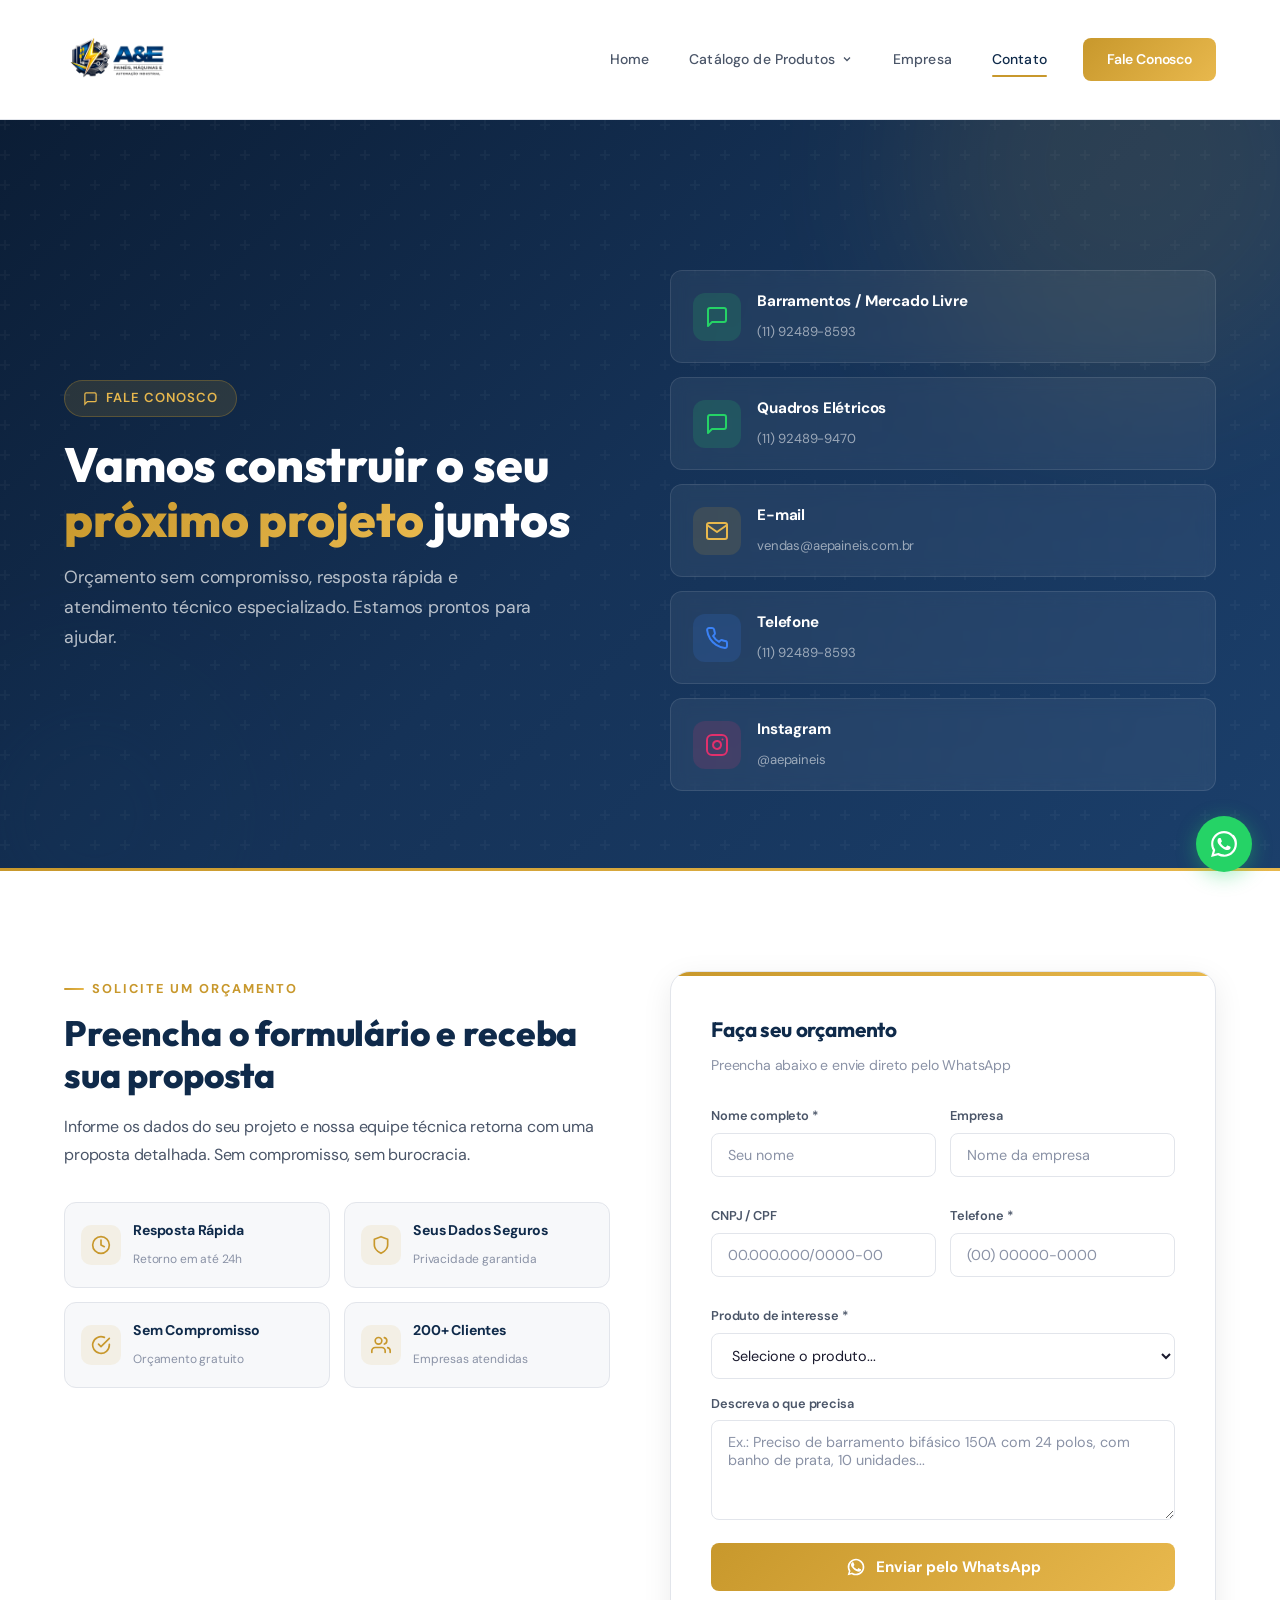
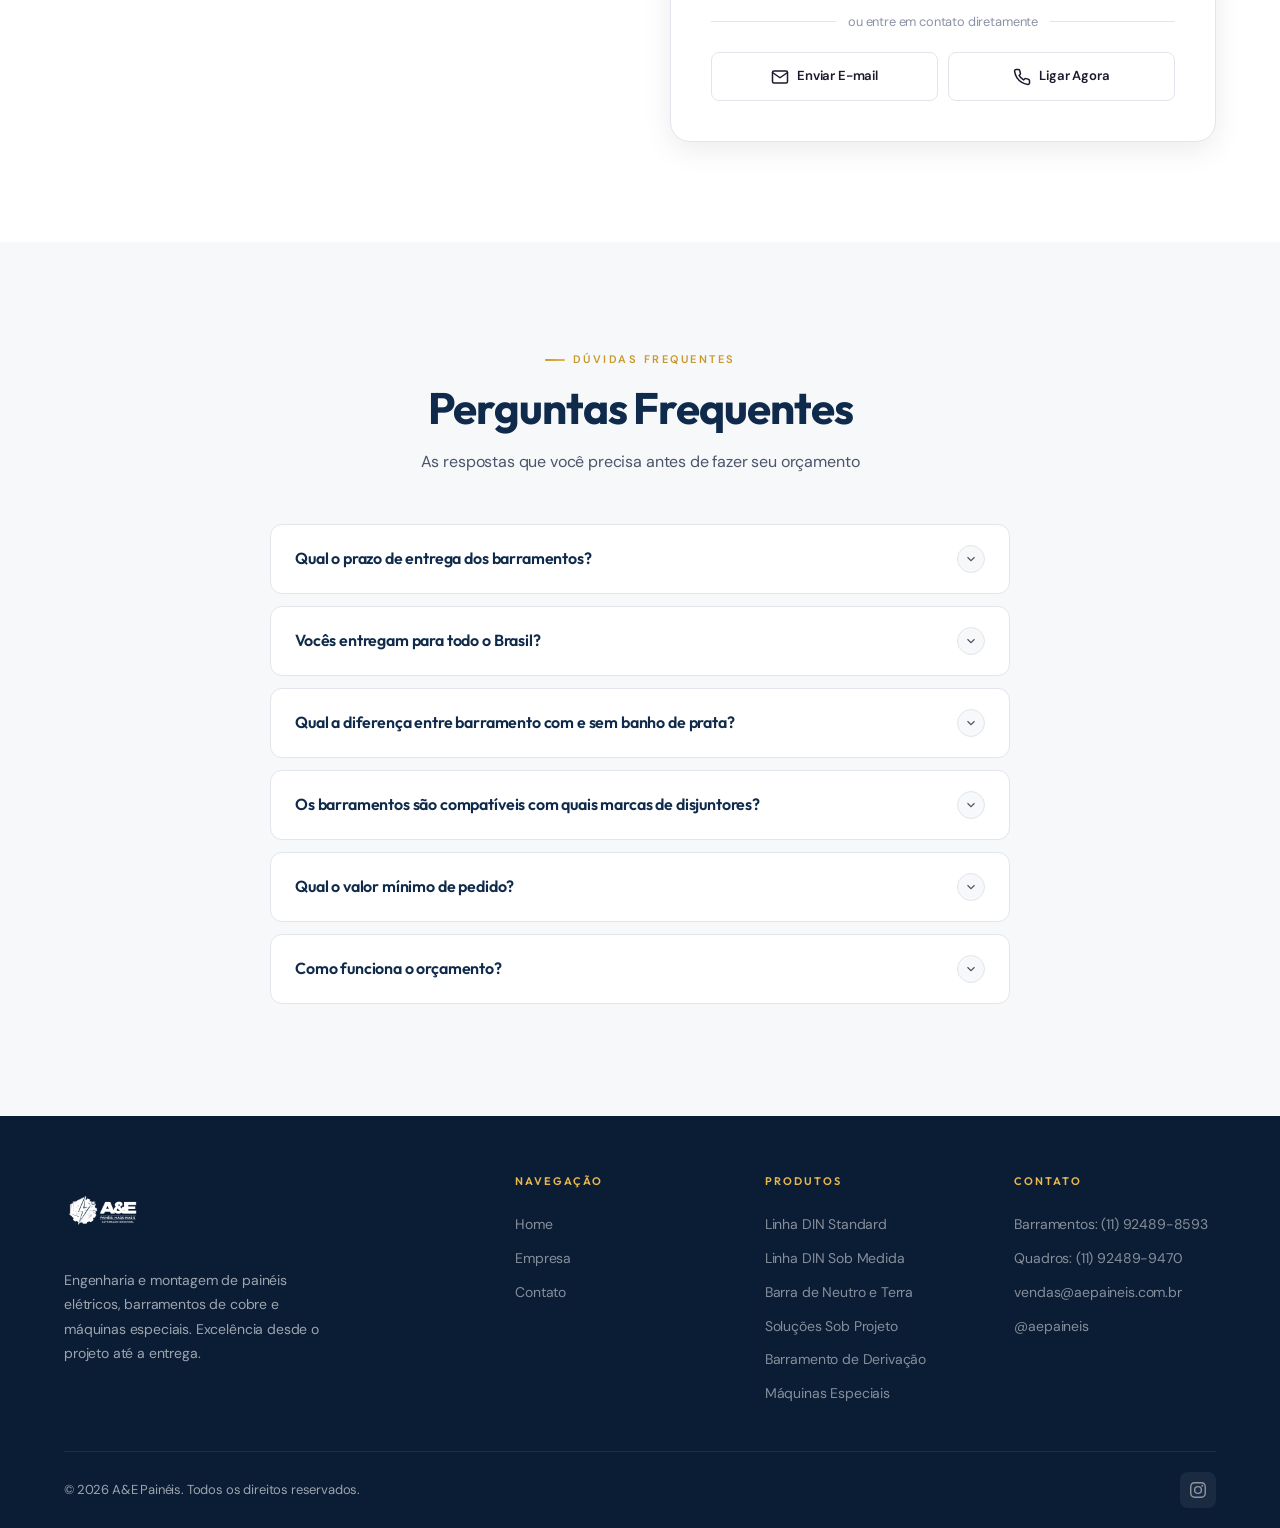
<file: contato.html>
<!DOCTYPE html>
<html lang="pt-BR">
<head>
    <meta charset="UTF-8">
    <meta name="viewport" content="width=device-width, initial-scale=1.0">
    <title>Contato | A&E Painéis — Fale Conosco</title>
    <meta name="description" content="Fale com a A&E Painéis: orçamento rápido pelo WhatsApp. Barramentos: (11) 92489-8593 | Quadros: (11) 92489-9470 | vendas@aepaineis.com.br">
    <meta name="keywords" content="contato A&E Painéis, orçamento barramento, orçamento painel elétrico, WhatsApp A&E Painéis, telefone A&E Painéis">
    <meta name="robots" content="index, follow">
    <link rel="canonical" href="https://aepaineis.com.br/contato.html">
    <meta property="og:title" content="Contato | A&E Painéis — Fale Conosco">
    <meta property="og:description" content="Solicite orçamento rápido pelo WhatsApp. Barramentos: (11) 92489-8593 | Quadros: (11) 92489-9470">
    <meta property="og:url" content="https://aepaineis.com.br/contato.html">
    <meta property="og:type" content="website">
    <meta property="og:locale" content="pt_BR">
    <link rel="preconnect" href="https://fonts.googleapis.com">
    <link rel="preconnect" href="https://fonts.gstatic.com" crossorigin>
    <link href="https://fonts.googleapis.com/css2?family=DM+Sans:ital,opsz,wght@0,9..40,300;400;500;600;700;800&family=Outfit:wght@400;500;600;700;800;900&family=Inter:wght@300;400;500;600;700;800;900&family=Space+Grotesk:wght@400;500;600;700&display=swap" rel="stylesheet">
    <link rel="stylesheet" href="styles.css">
    <style>
        /* ===== CONTATO PAGE ===== */

        .contato-hero {
            position: relative;
            padding: 150px 0 80px;
            background: var(--gradient-hero);
            overflow: hidden;
        }
        .contato-hero::before {
            content: '';
            position: absolute;
            inset: 0;
            background: url("data:image/svg+xml,%3Csvg width='60' height='60' viewBox='0 0 60 60' xmlns='http://www.w3.org/2000/svg'%3E%3Cg fill='none' fill-rule='evenodd'%3E%3Cg fill='%23ffffff' fill-opacity='0.03'%3E%3Cpath d='M36 34v-4h-2v4h-4v2h4v4h2v-4h4v-2h-4zm0-30V0h-2v4h-4v2h4v4h2V6h4V4h-4zM6 34v-4H4v4H0v2h4v4h2v-4h4v-2H6zM6 4V0H4v4H0v2h4v4h2V6h4V4H6z'/%3E%3C/g%3E%3C/g%3E%3C/svg%3E");
        }
        .contato-hero .orb {
            position: absolute;
            border-radius: 50%;
            filter: blur(80px);
            opacity: 0.12;
        }
        .contato-hero .orb-1 {
            width: 450px; height: 450px;
            background: var(--accent);
            top: -180px; right: -80px;
            animation: cOrbFloat1 12s ease-in-out infinite;
        }
        .contato-hero .orb-2 {
            width: 350px; height: 350px;
            background: #1B3F6B;
            bottom: -120px; left: -80px;
            animation: cOrbFloat2 15s ease-in-out infinite;
        }
        @keyframes cOrbFloat1 { 0%,100%{transform:translate(0,0)} 50%{transform:translate(-30px,25px)} }
        @keyframes cOrbFloat2 { 0%,100%{transform:translate(0,0)} 50%{transform:translate(25px,-15px)} }
        .contato-hero .hero-glow-line {
            position: absolute;
            bottom: 0; left: 0; right: 0;
            height: 3px;
            background: var(--gradient-accent);
            z-index: 3;
        }
        .contato-hero-inner {
            position: relative;
            z-index: 2;
            display: grid;
            grid-template-columns: 1fr 1fr;
            gap: 60px;
            align-items: center;
        }
        .contato-hero-text {}
        .contato-hero-badge {
            display: inline-flex;
            align-items: center;
            gap: 8px;
            background: rgba(200,152,44,0.15);
            border: 1px solid rgba(200,152,44,0.3);
            border-radius: 50px;
            padding: 6px 18px;
            font-size: 0.82rem;
            font-weight: 600;
            color: var(--accent-light);
            letter-spacing: 1px;
            text-transform: uppercase;
            margin-bottom: 20px;
        }
        .contato-hero-badge svg {
            width: 15px; height: 15px;
            stroke: var(--accent-light);
            fill: none; stroke-width: 2;
        }
        .contato-hero-text h1 {
            font-family: var(--font-display);
            font-size: clamp(2rem, 4.5vw, 3rem);
            font-weight: 800;
            color: #fff;
            line-height: 1.15;
            margin-bottom: 16px;
        }
        .contato-hero-text h1 .accent {
            background: var(--gradient-accent);
            -webkit-background-clip: text;
            -webkit-text-fill-color: transparent;
            background-clip: text;
        }
        .contato-hero-text p {
            font-size: 1.1rem;
            color: rgba(255,255,255,0.7);
            line-height: 1.7;
            margin-bottom: 28px;
            max-width: 480px;
        }

        /* Quick contact cards in hero */
        .hero-contact-cards {
            display: flex;
            flex-direction: column;
            gap: 14px;
        }
        .hcc {
            display: flex;
            align-items: center;
            gap: 16px;
            padding: 18px 22px;
            background: rgba(255,255,255,0.06);
            border: 1px solid rgba(255,255,255,0.1);
            border-radius: var(--radius);
            backdrop-filter: blur(8px);
            transition: all 0.3s;
            text-decoration: none;
            cursor: pointer;
        }
        .hcc:hover {
            background: rgba(255,255,255,0.12);
            border-color: var(--accent);
            transform: translateX(6px);
        }
        .hcc-icon {
            width: 48px; height: 48px;
            border-radius: 12px;
            display: flex;
            align-items: center;
            justify-content: center;
            flex-shrink: 0;
        }
        .hcc-icon svg { width: 24px; height: 24px; fill: none; stroke-width: 2; stroke-linecap: round; stroke-linejoin: round; }
        .hcc-whatsapp .hcc-icon { background: rgba(37,211,102,0.15); }
        .hcc-whatsapp .hcc-icon svg { stroke: #25D366; }
        .hcc-email .hcc-icon { background: rgba(200,152,44,0.15); }
        .hcc-email .hcc-icon svg { stroke: var(--accent-light); }
        .hcc-phone .hcc-icon { background: rgba(59,130,246,0.15); }
        .hcc-phone .hcc-icon svg { stroke: #3B82F6; }
        .hcc-insta .hcc-icon { background: rgba(225,48,108,0.15); }
        .hcc-insta .hcc-icon svg { stroke: #E1306C; }
        .hcc-info {}
        .hcc-info strong {
            display: block;
            font-size: 0.95rem;
            font-weight: 700;
            color: #fff;
            margin-bottom: 2px;
        }
        .hcc-info span {
            font-size: 0.82rem;
            color: rgba(255,255,255,0.55);
        }
        .hcc-arrow {
            margin-left: auto;
            opacity: 0;
            transform: translateX(-8px);
            transition: all 0.3s;
        }
        .hcc-arrow svg { width: 18px; height: 18px; stroke: var(--accent-light); fill: none; stroke-width: 2; }
        .hcc:hover .hcc-arrow { opacity: 1; transform: translateX(0); }

        /* Form section */
        .form-section {
            padding: 100px 0;
            background: var(--bg);
        }
        .form-grid {
            display: grid;
            grid-template-columns: 1fr 1fr;
            gap: 60px;
            align-items: start;
        }
        .form-left .section-label {
            font-size: 0.8rem;
            font-weight: 700;
            letter-spacing: 2px;
            text-transform: uppercase;
            color: var(--accent);
            margin-bottom: 12px;
        }
        .form-left h2 {
            font-family: var(--font-display);
            font-size: clamp(1.6rem, 3vw, 2.2rem);
            font-weight: 800;
            color: var(--primary);
            line-height: 1.2;
            margin-bottom: 16px;
        }
        .form-left p {
            color: var(--text-secondary);
            font-size: 1rem;
            line-height: 1.8;
            margin-bottom: 32px;
        }

        /* Trust badges */
        .trust-badges {
            display: grid;
            grid-template-columns: 1fr 1fr;
            gap: 14px;
        }
        .trust-badge {
            display: flex;
            align-items: center;
            gap: 12px;
            padding: 16px;
            background: var(--bg-light);
            border: 1px solid var(--border);
            border-radius: var(--radius);
            transition: all 0.3s;
        }
        .trust-badge:hover {
            border-color: var(--accent);
            box-shadow: var(--shadow-sm);
        }
        .trust-badge-icon {
            width: 40px; height: 40px;
            border-radius: 10px;
            display: flex;
            align-items: center;
            justify-content: center;
            flex-shrink: 0;
            background: var(--accent-glow);
        }
        .trust-badge-icon svg { width: 20px; height: 20px; stroke: var(--accent); fill: none; stroke-width: 2; stroke-linecap: round; stroke-linejoin: round; }
        .trust-badge-text strong {
            display: block;
            font-size: 0.88rem;
            font-weight: 700;
            color: var(--primary);
            margin-bottom: 1px;
        }
        .trust-badge-text span {
            font-size: 0.75rem;
            color: var(--text-muted);
        }

        /* The form card */
        .contact-form-card {
            background: var(--bg-card);
            border: 1px solid var(--border);
            border-radius: var(--radius-lg);
            padding: 40px;
            box-shadow: var(--shadow);
            position: relative;
            overflow: hidden;
        }
        .contact-form-card::before {
            content: '';
            position: absolute;
            top: 0; left: 0; right: 0;
            height: 4px;
            background: var(--gradient-accent);
        }
        .contact-form-card h3 {
            font-family: var(--font-display);
            font-size: 1.3rem;
            font-weight: 700;
            color: var(--primary);
            margin-bottom: 6px;
        }
        .contact-form-card > p {
            font-size: 0.88rem;
            color: var(--text-muted);
            margin-bottom: 28px;
        }
        .cf-row {
            display: grid;
            grid-template-columns: 1fr 1fr;
            gap: 14px;
            margin-bottom: 14px;
        }
        .cf-field { margin-bottom: 14px; }
        .cf-field label {
            display: block;
            font-size: 0.8rem;
            font-weight: 600;
            color: var(--text-secondary);
            margin-bottom: 6px;
        }
        .cf-field input,
        .cf-field select,
        .cf-field textarea {
            width: 100%;
            padding: 12px 16px;
            border: 1.5px solid var(--border);
            border-radius: var(--radius-sm);
            font-family: var(--font-main);
            font-size: 0.9rem;
            color: var(--text);
            background: var(--bg);
            transition: border-color 0.3s, box-shadow 0.3s;
            outline: none;
        }
        .cf-field input:focus,
        .cf-field select:focus,
        .cf-field textarea:focus {
            border-color: var(--accent);
            box-shadow: 0 0 0 3px var(--accent-glow);
        }
        .cf-field textarea { resize: vertical; min-height: 100px; }
        .cf-field input::placeholder,
        .cf-field textarea::placeholder { color: var(--text-muted); }

        .cf-submit {
            width: 100%;
            padding: 14px 24px;
            background: var(--gradient-accent);
            border: none;
            border-radius: var(--radius-sm);
            font-family: var(--font-main);
            font-size: 0.95rem;
            font-weight: 700;
            color: #fff;
            cursor: pointer;
            display: flex;
            align-items: center;
            justify-content: center;
            gap: 10px;
            transition: all 0.3s;
            margin-top: 8px;
        }
        .cf-submit:hover {
            transform: translateY(-2px);
            box-shadow: 0 10px 30px rgba(200,152,44,0.35);
        }
        .cf-submit svg { width: 20px; height: 20px; }
        .cf-divider {
            display: flex;
            align-items: center;
            gap: 12px;
            margin: 20px 0;
            color: var(--text-muted);
            font-size: 0.8rem;
        }
        .cf-divider::before,
        .cf-divider::after {
            content: '';
            flex: 1;
            height: 1px;
            background: var(--border);
        }
        .cf-alt-btns {
            display: grid;
            grid-template-columns: 1fr 1fr;
            gap: 10px;
        }
        .cf-alt-btn {
            display: flex;
            align-items: center;
            justify-content: center;
            gap: 8px;
            padding: 12px 16px;
            border: 1.5px solid var(--border);
            border-radius: var(--radius-sm);
            font-family: var(--font-main);
            font-size: 0.82rem;
            font-weight: 600;
            color: var(--text);
            background: var(--bg);
            text-decoration: none;
            transition: all 0.3s;
        }
        .cf-alt-btn:hover {
            border-color: var(--accent);
            color: var(--accent);
            background: var(--accent-glow);
        }
        .cf-alt-btn svg { width: 18px; height: 18px; flex-shrink: 0; }

        /* FAQ Section */
        .faq-section {
            padding: 100px 0;
            background: var(--bg-light);
        }
        .faq-grid {
            max-width: 740px;
            margin: 48px auto 0;
        }
        .faq-item {
            background: var(--bg-card);
            border: 1px solid var(--border);
            border-radius: var(--radius);
            margin-bottom: 12px;
            overflow: hidden;
            transition: all 0.3s;
        }
        .faq-item:hover { border-color: var(--border-hover); }
        .faq-item.open { border-color: var(--accent); box-shadow: var(--shadow-sm); }
        .faq-q {
            display: flex;
            align-items: center;
            justify-content: space-between;
            padding: 20px 24px;
            cursor: pointer;
            gap: 16px;
        }
        .faq-q h3 {
            font-family: var(--font-display);
            font-size: 1rem;
            font-weight: 600;
            color: var(--primary);
            margin: 0;
        }
        .faq-toggle {
            width: 28px; height: 28px;
            border-radius: 50%;
            background: var(--bg-light);
            border: 1px solid var(--border);
            display: flex;
            align-items: center;
            justify-content: center;
            flex-shrink: 0;
            transition: all 0.3s;
        }
        .faq-toggle svg { width: 14px; height: 14px; stroke: var(--text-secondary); fill: none; stroke-width: 2; transition: transform 0.3s; }
        .faq-item.open .faq-toggle { background: var(--accent-glow); border-color: var(--accent); }
        .faq-item.open .faq-toggle svg { stroke: var(--accent); transform: rotate(180deg); }
        .faq-a {
            display: none;
            padding: 0 24px 20px;
        }
        .faq-item.open .faq-a { display: block; }
        .faq-a p {
            font-size: 0.92rem;
            color: var(--text-secondary);
            line-height: 1.7;
        }

        /* Responsive */
        @media (max-width: 1024px) {
            .contato-hero-inner { grid-template-columns: 1fr; gap: 40px; }
            .form-grid { grid-template-columns: 1fr; gap: 40px; }
            .trust-badges { grid-template-columns: 1fr 1fr; }
        }
        @media (max-width: 768px) {
            .contato-hero { padding: 130px 0 60px; }
            .cf-row { grid-template-columns: 1fr; }
            .cf-alt-btns { grid-template-columns: 1fr; }
            .trust-badges { grid-template-columns: 1fr; }
            .contact-form-card { padding: 28px 22px; }
        }
    </style>
</head>
<body>

<!-- HEADER -->
<header class="header" id="header">
    <div class="wrap header-inner">
        <a href="index.html" class="logo"><img src="logo.png" alt="A&E Painéis"></a>
        <nav class="nav" id="mainNav">
            <a href="index.html" class="nav-link">Home</a>
            <div class="nav-dropdown">
                <a href="#" class="nav-link nav-dropdown-toggle">Catálogo de Produtos<svg viewBox="0 0 24 24"><polyline points="6 9 12 15 18 9"/></svg></a>
                <div class="dropdown-menu">
                    <a href="barramento-padrao-din.html"><svg viewBox="0 0 24 24" stroke-linecap="round" stroke-linejoin="round"><path d="M13 2L3 14h9l-1 8 10-12h-9l1-8z"/></svg>Linha DIN Standard</a>
                    <a href="barramento-especial-din.html"><svg viewBox="0 0 24 24" stroke-linecap="round" stroke-linejoin="round"><path d="M13 2L3 14h9l-1 8 10-12h-9l1-8z"/></svg>Linha DIN Sob Medida</a>
                    <a href="barramento-neutro-terra.html"><svg viewBox="0 0 24 24" stroke-linecap="round" stroke-linejoin="round"><path d="M13 2L3 14h9l-1 8 10-12h-9l1-8z"/></svg>Barra de Neutro e Terra</a>
                    <a href="barramentos-especiais.html"><svg viewBox="0 0 24 24" stroke-linecap="round" stroke-linejoin="round"><path d="M13 2L3 14h9l-1 8 10-12h-9l1-8z"/></svg>Soluções Sob Projeto</a>
                    <a href="barramento-derivacao.html"><svg viewBox="0 0 24 24" stroke-linecap="round" stroke-linejoin="round"><path d="M13 2L3 14h9l-1 8 10-12h-9l1-8z"/></svg>Barramento de Derivação</a>
                    <a href="catalogo.html#maquinas"><svg viewBox="0 0 24 24" stroke-linecap="round" stroke-linejoin="round"><path d="M12 2v4m0 12v4M4.93 4.93l2.83 2.83m8.48 8.48l2.83 2.83M2 12h4m12 0h4M4.93 19.07l2.83-2.83m8.48-8.48l2.83-2.83"/></svg>Máquinas Especiais</a>
                </div>
            </div>
            <a href="empresa.html" class="nav-link">Empresa</a>
            <a href="contato.html" class="nav-link active">Contato</a>
            <a href="contato.html" class="nav-cta">Fale Conosco</a>
        </nav>
        <button class="hamburger" id="hamburger" aria-label="Menu"><span></span><span></span><span></span></button>
    </div>
</header>

<!-- HERO CONTATO -->
<section class="contato-hero">
    <div class="orb orb-1"></div>
    <div class="orb orb-2"></div>
    <div class="hero-glow-line"></div>
    <div class="wrap">
        <div class="contato-hero-inner">
            <div class="contato-hero-text reveal">
                <div class="contato-hero-badge">
                    <svg viewBox="0 0 24 24"><path d="M21 15a2 2 0 01-2 2H7l-4 4V5a2 2 0 012-2h14a2 2 0 012 2z"/></svg>
                    Fale Conosco
                </div>
                <h1>Vamos construir o seu <span class="accent">próximo projeto</span> juntos</h1>
                <p>Orçamento sem compromisso, resposta rápida e atendimento técnico especializado. Estamos prontos para ajudar.</p>
            </div>
            <div class="hero-contact-cards reveal reveal-d2">
                <a href="https://wa.me/5511924898593?text=Olá! Gostaria de orçamento para barramentos." target="_blank" class="hcc hcc-whatsapp">
                    <div class="hcc-icon"><svg viewBox="0 0 24 24"><path d="M21 15a2 2 0 01-2 2H7l-4 4V5a2 2 0 012-2h14a2 2 0 012 2z"/></svg></div>
                    <div class="hcc-info">
                        <strong>Barramentos / Mercado Livre</strong>
                        <span>(11) 92489-8593</span>
                    </div>
                    <div class="hcc-arrow"><svg viewBox="0 0 24 24"><polyline points="9 18 15 12 9 6"/></svg></div>
                </a>
                <a href="https://wa.me/5511924899470?text=Olá! Gostaria de orçamento para quadros elétricos." target="_blank" class="hcc hcc-whatsapp">
                    <div class="hcc-icon"><svg viewBox="0 0 24 24"><path d="M21 15a2 2 0 01-2 2H7l-4 4V5a2 2 0 012-2h14a2 2 0 012 2z"/></svg></div>
                    <div class="hcc-info">
                        <strong>Quadros Elétricos</strong>
                        <span>(11) 92489-9470</span>
                    </div>
                    <div class="hcc-arrow"><svg viewBox="0 0 24 24"><polyline points="9 18 15 12 9 6"/></svg></div>
                </a>
                <a href="mailto:vendas@aepaineis.com.br" class="hcc hcc-email">
                    <div class="hcc-icon"><svg viewBox="0 0 24 24"><path d="M4 4h16c1.1 0 2 .9 2 2v12c0 1.1-.9 2-2 2H4c-1.1 0-2-.9-2-2V6c0-1.1.9-2 2-2z"/><polyline points="22 6 12 13 2 6"/></svg></div>
                    <div class="hcc-info">
                        <strong>E-mail</strong>
                        <span>vendas@aepaineis.com.br</span>
                    </div>
                    <div class="hcc-arrow"><svg viewBox="0 0 24 24"><polyline points="9 18 15 12 9 6"/></svg></div>
                </a>
                <a href="tel:+5511924898593" class="hcc hcc-phone">
                    <div class="hcc-icon"><svg viewBox="0 0 24 24"><path d="M22 16.92v3a2 2 0 01-2.18 2 19.79 19.79 0 01-8.63-3.07 19.5 19.5 0 01-6-6 19.79 19.79 0 01-3.07-8.67A2 2 0 014.11 2h3a2 2 0 012 1.72 12.84 12.84 0 00.7 2.81 2 2 0 01-.45 2.11L8.09 9.91a16 16 0 006 6l1.27-1.27a2 2 0 012.11-.45 12.84 12.84 0 002.81.7A2 2 0 0122 16.92z"/></svg></div>
                    <div class="hcc-info">
                        <strong>Telefone</strong>
                        <span>(11) 92489-8593</span>
                    </div>
                    <div class="hcc-arrow"><svg viewBox="0 0 24 24"><polyline points="9 18 15 12 9 6"/></svg></div>
                </a>
                <a href="https://instagram.com/aepaineis" target="_blank" class="hcc hcc-insta">
                    <div class="hcc-icon"><svg viewBox="0 0 24 24"><rect x="2" y="2" width="20" height="20" rx="5" ry="5"/><path d="M16 11.37A4 4 0 1112.63 8 4 4 0 0116 11.37z"/><line x1="17.5" y1="6.5" x2="17.51" y2="6.5"/></svg></div>
                    <div class="hcc-info">
                        <strong>Instagram</strong>
                        <span>@aepaineis</span>
                    </div>
                    <div class="hcc-arrow"><svg viewBox="0 0 24 24"><polyline points="9 18 15 12 9 6"/></svg></div>
                </a>
            </div>
        </div>
    </div>
</section>

<!-- FORMULÁRIO + TRUST -->
<section class="form-section">
    <div class="wrap">
        <div class="form-grid">
            <!-- Left: texto + trust badges -->
            <div class="form-left reveal">
                <div class="section-label">Solicite um orçamento</div>
                <h2>Preencha o formulário e receba sua proposta</h2>
                <p>Informe os dados do seu projeto e nossa equipe técnica retorna com uma proposta detalhada. Sem compromisso, sem burocracia.</p>

                <div class="trust-badges">
                    <div class="trust-badge">
                        <div class="trust-badge-icon"><svg viewBox="0 0 24 24"><circle cx="12" cy="12" r="10"/><polyline points="12 6 12 12 16 14"/></svg></div>
                        <div class="trust-badge-text">
                            <strong>Resposta Rápida</strong>
                            <span>Retorno em até 24h</span>
                        </div>
                    </div>
                    <div class="trust-badge">
                        <div class="trust-badge-icon"><svg viewBox="0 0 24 24"><path d="M12 22s8-4 8-10V5l-8-3-8 3v7c0 6 8 10 8 10z"/></svg></div>
                        <div class="trust-badge-text">
                            <strong>Seus Dados Seguros</strong>
                            <span>Privacidade garantida</span>
                        </div>
                    </div>
                    <div class="trust-badge">
                        <div class="trust-badge-icon"><svg viewBox="0 0 24 24"><path d="M22 11.08V12a10 10 0 11-5.93-9.14"/><polyline points="22 4 12 14.01 9 11.01"/></svg></div>
                        <div class="trust-badge-text">
                            <strong>Sem Compromisso</strong>
                            <span>Orçamento gratuito</span>
                        </div>
                    </div>
                    <div class="trust-badge">
                        <div class="trust-badge-icon"><svg viewBox="0 0 24 24"><path d="M17 21v-2a4 4 0 00-4-4H5a4 4 0 00-4 4v2"/><circle cx="9" cy="7" r="4"/><path d="M23 21v-2a4 4 0 00-3-3.87"/><path d="M16 3.13a4 4 0 010 7.75"/></svg></div>
                        <div class="trust-badge-text">
                            <strong>200+ Clientes</strong>
                            <span>Empresas atendidas</span>
                        </div>
                    </div>
                </div>
            </div>

            <!-- Right: form -->
            <div class="reveal reveal-d2">
                <div class="contact-form-card">
                    <h3>Faça seu orçamento</h3>
                    <p>Preencha abaixo e envie direto pelo WhatsApp</p>
                    <form id="contactForm">
                        <div class="cf-row">
                            <div class="cf-field">
                                <label>Nome completo *</label>
                                <input type="text" id="cfNome" placeholder="Seu nome" required>
                            </div>
                            <div class="cf-field">
                                <label>Empresa</label>
                                <input type="text" id="cfEmpresa" placeholder="Nome da empresa">
                            </div>
                        </div>
                        <div class="cf-row">
                            <div class="cf-field">
                                <label>CNPJ / CPF</label>
                                <input type="text" id="cfDoc" placeholder="00.000.000/0000-00">
                            </div>
                            <div class="cf-field">
                                <label>Telefone *</label>
                                <input type="tel" id="cfTel" placeholder="(00) 00000-0000" required>
                            </div>
                        </div>
                        <div class="cf-field">
                            <label>Produto de interesse *</label>
                            <select id="cfProduto" required>
                                <option value="">Selecione o produto...</option>
                                <option>Linha DIN Standard (Bifásico/Trifásico)</option>
                                <option>Linha DIN Sob Medida</option>
                                <option>Barra de Neutro e Terra</option>
                                <option>Barramento de Derivação</option>
                                <option>Soluções Sob Projeto</option>
                                <option>Painéis Elétricos</option>
                                <option>Máquinas Especiais</option>
                                <option>Outro / Não sei ainda</option>
                            </select>
                        </div>
                        <div class="cf-field">
                            <label>Descreva o que precisa</label>
                            <textarea id="cfMsg" placeholder="Ex.: Preciso de barramento bifásico 150A com 24 polos, com banho de prata, 10 unidades..."></textarea>
                        </div>
                        <button type="submit" class="cf-submit">
                            <svg viewBox="0 0 24 24" fill="currentColor"><path d="M17.472 14.382c-.297-.149-1.758-.867-2.03-.967-.273-.099-.471-.148-.67.15-.197.297-.767.966-.94 1.164-.173.199-.347.223-.644.075-.297-.15-1.255-.463-2.39-1.475-.883-.788-1.48-1.761-1.653-2.059-.173-.297-.018-.458.13-.606.134-.133.298-.347.446-.52.149-.174.198-.298.298-.497.099-.198.05-.371-.025-.52-.075-.149-.669-1.612-.916-2.207-.242-.579-.487-.5-.669-.51l-.57-.01c-.198 0-.52.074-.792.372-.272.297-1.04 1.016-1.04 2.479 0 1.462 1.065 2.875 1.213 3.074.149.198 2.096 3.2 5.077 4.487.709.306 1.262.489 1.694.625.712.227 1.36.195 1.871.118.571-.085 1.758-.719 2.006-1.413.248-.694.248-1.289.173-1.413-.074-.124-.272-.198-.57-.347z"/><path d="M12 2C6.477 2 2 6.477 2 12c0 1.89.525 3.66 1.438 5.168L2 22l4.832-1.438A9.955 9.955 0 0012 22c5.523 0 10-4.477 10-10S17.523 2 12 2zm0 18a8 8 0 01-4.243-1.214l-.252-.149-2.868.852.852-2.868-.168-.268A8 8 0 1112 20z"/></svg>
                            Enviar pelo WhatsApp
                        </button>
                    </form>
                    <div class="cf-divider">ou entre em contato diretamente</div>
                    <div class="cf-alt-btns">
                        <a href="mailto:vendas@aepaineis.com.br" class="cf-alt-btn">
                            <svg viewBox="0 0 24 24" fill="none" stroke="currentColor" stroke-width="2" stroke-linecap="round" stroke-linejoin="round"><path d="M4 4h16c1.1 0 2 .9 2 2v12c0 1.1-.9 2-2 2H4c-1.1 0-2-.9-2-2V6c0-1.1.9-2 2-2z"/><polyline points="22 6 12 13 2 6"/></svg>
                            Enviar E-mail
                        </a>
                        <a href="tel:+5511924898593" class="cf-alt-btn">
                            <svg viewBox="0 0 24 24" fill="none" stroke="currentColor" stroke-width="2" stroke-linecap="round" stroke-linejoin="round"><path d="M22 16.92v3a2 2 0 01-2.18 2 19.79 19.79 0 01-8.63-3.07 19.5 19.5 0 01-6-6 19.79 19.79 0 01-3.07-8.67A2 2 0 014.11 2h3a2 2 0 012 1.72c.127.96.361 1.903.7 2.81a2 2 0 01-.45 2.11L8.09 9.91a16 16 0 006 6l1.27-1.27a2 2 0 012.11-.45c.907.339 1.85.573 2.81.7A2 2 0 0122 16.92z"/></svg>
                            Ligar Agora
                        </a>
                    </div>
                </div>
            </div>
        </div>
    </div>
</section>

<!-- FAQ -->
<section class="faq-section">
    <div class="wrap">
        <div class="section-header reveal" style="text-align:center">
            <div class="section-label">Dúvidas frequentes</div>
            <h2 class="section-title">Perguntas Frequentes</h2>
            <p class="section-sub">As respostas que você precisa antes de fazer seu orçamento</p>
        </div>
        <div class="faq-grid">
            <div class="faq-item reveal">
                <div class="faq-q" onclick="this.parentElement.classList.toggle('open')">
                    <h3>Qual o prazo de entrega dos barramentos?</h3>
                    <div class="faq-toggle"><svg viewBox="0 0 24 24"><polyline points="6 9 12 15 18 9"/></svg></div>
                </div>
                <div class="faq-a">
                    <p>O prazo varia conforme o produto e a quantidade. Para barramentos padrão em estoque, a expedição pode ser feita em até 3 dias úteis. Para projetos sob medida, o prazo é combinado na proposta, geralmente entre 5 e 15 dias úteis.</p>
                </div>
            </div>
            <div class="faq-item reveal">
                <div class="faq-q" onclick="this.parentElement.classList.toggle('open')">
                    <h3>Vocês entregam para todo o Brasil?</h3>
                    <div class="faq-toggle"><svg viewBox="0 0 24 24"><polyline points="6 9 12 15 18 9"/></svg></div>
                </div>
                <div class="faq-a">
                    <p>Sim! Atendemos todo o território nacional com transportadoras parceiras. A embalagem é reforçada para garantir que o produto chegue em perfeitas condições, independente da distância.</p>
                </div>
            </div>
            <div class="faq-item reveal">
                <div class="faq-q" onclick="this.parentElement.classList.toggle('open')">
                    <h3>Qual a diferença entre barramento com e sem banho de prata?</h3>
                    <div class="faq-toggle"><svg viewBox="0 0 24 24"><polyline points="6 9 12 15 18 9"/></svg></div>
                </div>
                <div class="faq-a">
                    <p>O banho de nitrato de prata proporciona maior resistência à oxidação e melhor contato elétrico nos pontos de conexão. O barramento em cobre nú (sem banho) também oferece excelente condutividade, sendo indicado para aplicações com menor exigência ambiental.</p>
                </div>
            </div>
            <div class="faq-item reveal">
                <div class="faq-q" onclick="this.parentElement.classList.toggle('open')">
                    <h3>Os barramentos são compatíveis com quais marcas de disjuntores?</h3>
                    <div class="faq-toggle"><svg viewBox="0 0 24 24"><polyline points="6 9 12 15 18 9"/></svg></div>
                </div>
                <div class="faq-a">
                    <p>Nossos barramentos são compatíveis com as principais marcas do mercado, incluindo Schneider Electric, ABB, WEG, Siemens e similares. Para projetos com disjuntores específicos, fabricamos sob medida.</p>
                </div>
            </div>
            <div class="faq-item reveal">
                <div class="faq-q" onclick="this.parentElement.classList.toggle('open')">
                    <h3>Qual o valor mínimo de pedido?</h3>
                    <div class="faq-toggle"><svg viewBox="0 0 24 24"><polyline points="6 9 12 15 18 9"/></svg></div>
                </div>
                <div class="faq-a">
                    <p>Trabalhamos com pedidos a partir de 1 unidade. Não exigimos quantidade mínima — atendemos desde pequenos projetos até grandes demandas industriais com a mesma dedicação e qualidade.</p>
                </div>
            </div>
            <div class="faq-item reveal">
                <div class="faq-q" onclick="this.parentElement.classList.toggle('open')">
                    <h3>Como funciona o orçamento?</h3>
                    <div class="faq-toggle"><svg viewBox="0 0 24 24"><polyline points="6 9 12 15 18 9"/></svg></div>
                </div>
                <div class="faq-a">
                    <p>Basta informar o produto, quantidade, configuração desejada e seus dados de contato. Nossa equipe analisa a solicitação e retorna com uma proposta detalhada, incluindo valores, prazos e condições de pagamento. Tudo sem compromisso.</p>
                </div>
            </div>
        </div>
    </div>
</section>

<!-- FOOTER -->
<footer class="footer">
    <div class="wrap">
        <div class="footer-grid">
            <div class="footer-brand">
                <a href="index.html" class="logo"><img src="logo.png" alt="A&E Painéis"></a>
                <p>Engenharia e montagem de painéis elétricos, barramentos de cobre e máquinas especiais. Excelência desde o projeto até a entrega.</p>
            </div>
            <div class="footer-col">
                <h4>Navegação</h4>
                <a href="index.html">Home</a>
                <a href="empresa.html">Empresa</a>
                <a href="contato.html">Contato</a>
            </div>
            <div class="footer-col">
                <h4>Produtos</h4>
                <a href="barramento-padrao-din.html">Linha DIN Standard</a>
                <a href="barramento-especial-din.html">Linha DIN Sob Medida</a>
                <a href="barramento-neutro-terra.html">Barra de Neutro e Terra</a>
                <a href="barramentos-especiais.html">Soluções Sob Projeto</a>
                <a href="barramento-derivacao.html">Barramento de Derivação</a>
                <a href="catalogo.html#maquinas">Máquinas Especiais</a>
            </div>
            <div class="footer-col">
                <h4>Contato</h4>
                <a href="https://wa.me/5511924898593" target="_blank">Barramentos: (11) 92489-8593</a>
                <a href="https://wa.me/5511924899470" target="_blank">Quadros: (11) 92489-9470</a>
                <a href="mailto:vendas@aepaineis.com.br">vendas@aepaineis.com.br</a>
                <a href="https://instagram.com/aepaineis" target="_blank">@aepaineis</a>
            </div>
        </div>
        <div class="footer-bottom">
            <p>&copy; 2026 A&E Painéis. Todos os direitos reservados.</p>
            <div class="footer-socials">
                <a href="https://instagram.com/aepaineis" target="_blank" aria-label="Instagram">
                    <svg viewBox="0 0 24 24"><path d="M12 2.163c3.204 0 3.584.012 4.85.07 3.252.148 4.771 1.691 4.919 4.919.058 1.265.069 1.645.069 4.849 0 3.205-.012 3.584-.069 4.849-.149 3.225-1.664 4.771-4.919 4.919-1.266.058-1.644.07-4.85.07-3.204 0-3.584-.012-4.849-.07-3.26-.149-4.771-1.699-4.919-4.92-.058-1.265-.07-1.644-.07-4.849 0-3.204.013-3.583.07-4.849.149-3.227 1.664-4.771 4.919-4.919 1.266-.057 1.645-.069 4.849-.069zM12 0C8.741 0 8.333.014 7.053.072 2.695.272.273 2.69.073 7.052.014 8.333 0 8.741 0 12c0 3.259.014 3.668.072 4.948.2 4.358 2.618 6.78 6.98 6.98C8.333 23.986 8.741 24 12 24c3.259 0 3.668-.014 4.948-.072 4.354-.2 6.782-2.618 6.979-6.98.059-1.28.073-1.689.073-4.948 0-3.259-.014-3.667-.072-4.947-.196-4.354-2.617-6.78-6.979-6.98C15.668.014 15.259 0 12 0zm0 5.838a6.162 6.162 0 100 12.324 6.162 6.162 0 000-12.324zM12 16a4 4 0 110-8 4 4 0 010 8zm6.406-11.845a1.44 1.44 0 100 2.881 1.44 1.44 0 000-2.881z"/></svg>
                </a>
            </div>
        </div>
    </div>
</footer>

<!-- WhatsApp Float -->
<a href="https://wa.me/5511924898593" target="_blank" class="whatsapp-float" aria-label="WhatsApp">
    <svg viewBox="0 0 24 24"><path d="M17.472 14.382c-.297-.149-1.758-.867-2.03-.967-.273-.099-.471-.148-.67.15-.197.297-.767.966-.94 1.164-.173.199-.347.223-.644.075-.297-.15-1.255-.463-2.39-1.475-.883-.788-1.48-1.761-1.653-2.059-.173-.297-.018-.458.13-.606.134-.133.298-.347.446-.52.149-.174.198-.298.298-.497.099-.198.05-.371-.025-.52-.075-.149-.669-1.612-.916-2.207-.242-.579-.487-.5-.669-.51l-.57-.01c-.198 0-.52.074-.792.372-.272.297-1.04 1.016-1.04 2.479 0 1.462 1.065 2.875 1.213 3.074.149.198 2.096 3.2 5.077 4.487.709.306 1.262.489 1.694.625.712.227 1.36.195 1.871.118.571-.085 1.758-.719 2.006-1.413.248-.694.248-1.289.173-1.413-.074-.124-.272-.198-.57-.347m-5.421 7.403h-.004a9.87 9.87 0 01-5.031-1.378l-.361-.214-3.741.982.998-3.648-.235-.374A9.86 9.86 0 012.087 12c.003-5.45 4.437-9.884 9.888-9.884 2.64 0 5.122 1.03 6.988 2.898a9.825 9.825 0 012.893 6.994c-.003 5.45-4.437 9.884-9.885 9.884m8.413-18.297A11.815 11.815 0 0012.05 0C5.495 0 .16 5.335.157 11.892c0 2.096.547 4.142 1.588 5.945L.057 24l6.305-1.654a11.882 11.882 0 005.683 1.448h.005c6.554 0 11.89-5.335 11.893-11.893A11.821 11.821 0 0020.885 3.488"/></svg>
</a>

<script>
// Header scroll
window.addEventListener('scroll', () => {
    document.getElementById('header').classList.toggle('scrolled', window.scrollY > 30);
});

// Mobile nav
document.getElementById('hamburger').addEventListener('click', () => {
    document.getElementById('mainNav').classList.toggle('open');
});
document.querySelectorAll('.nav-link').forEach(a => {
    a.addEventListener('click', () => document.getElementById('mainNav').classList.remove('open'));
});

// Reveal on scroll
const ro = new IntersectionObserver(entries => {
    entries.forEach(el => {
        if (el.isIntersecting) {
            el.target.classList.add('visible');
            ro.unobserve(el.target);
        }
    });
}, { threshold: 0.1 });
document.querySelectorAll('.reveal').forEach(el => ro.observe(el));

// Contact form → WhatsApp
document.getElementById('contactForm').addEventListener('submit', function(e) {
    e.preventDefault();
    const nome = document.getElementById('cfNome').value;
    const empresa = document.getElementById('cfEmpresa').value;
    const doc = document.getElementById('cfDoc').value;
    const tel = document.getElementById('cfTel').value;
    const produto = document.getElementById('cfProduto').value;
    const msg = document.getElementById('cfMsg').value;

    const texto = encodeURIComponent(
        `Olá! Gostaria de solicitar um orçamento.\n\n` +
        `Nome: ${nome}\n` +
        (empresa ? `Empresa: ${empresa}\n` : '') +
        (doc ? `CNPJ/CPF: ${doc}\n` : '') +
        `Telefone: ${tel}\n` +
        `Produto: ${produto}\n` +
        (msg ? `\nDescrição:\n${msg}` : '')
    );
    window.open('https://wa.me/5511924898593?text=' + texto, '_blank');
});
</script>
</body>
</html>
</file>
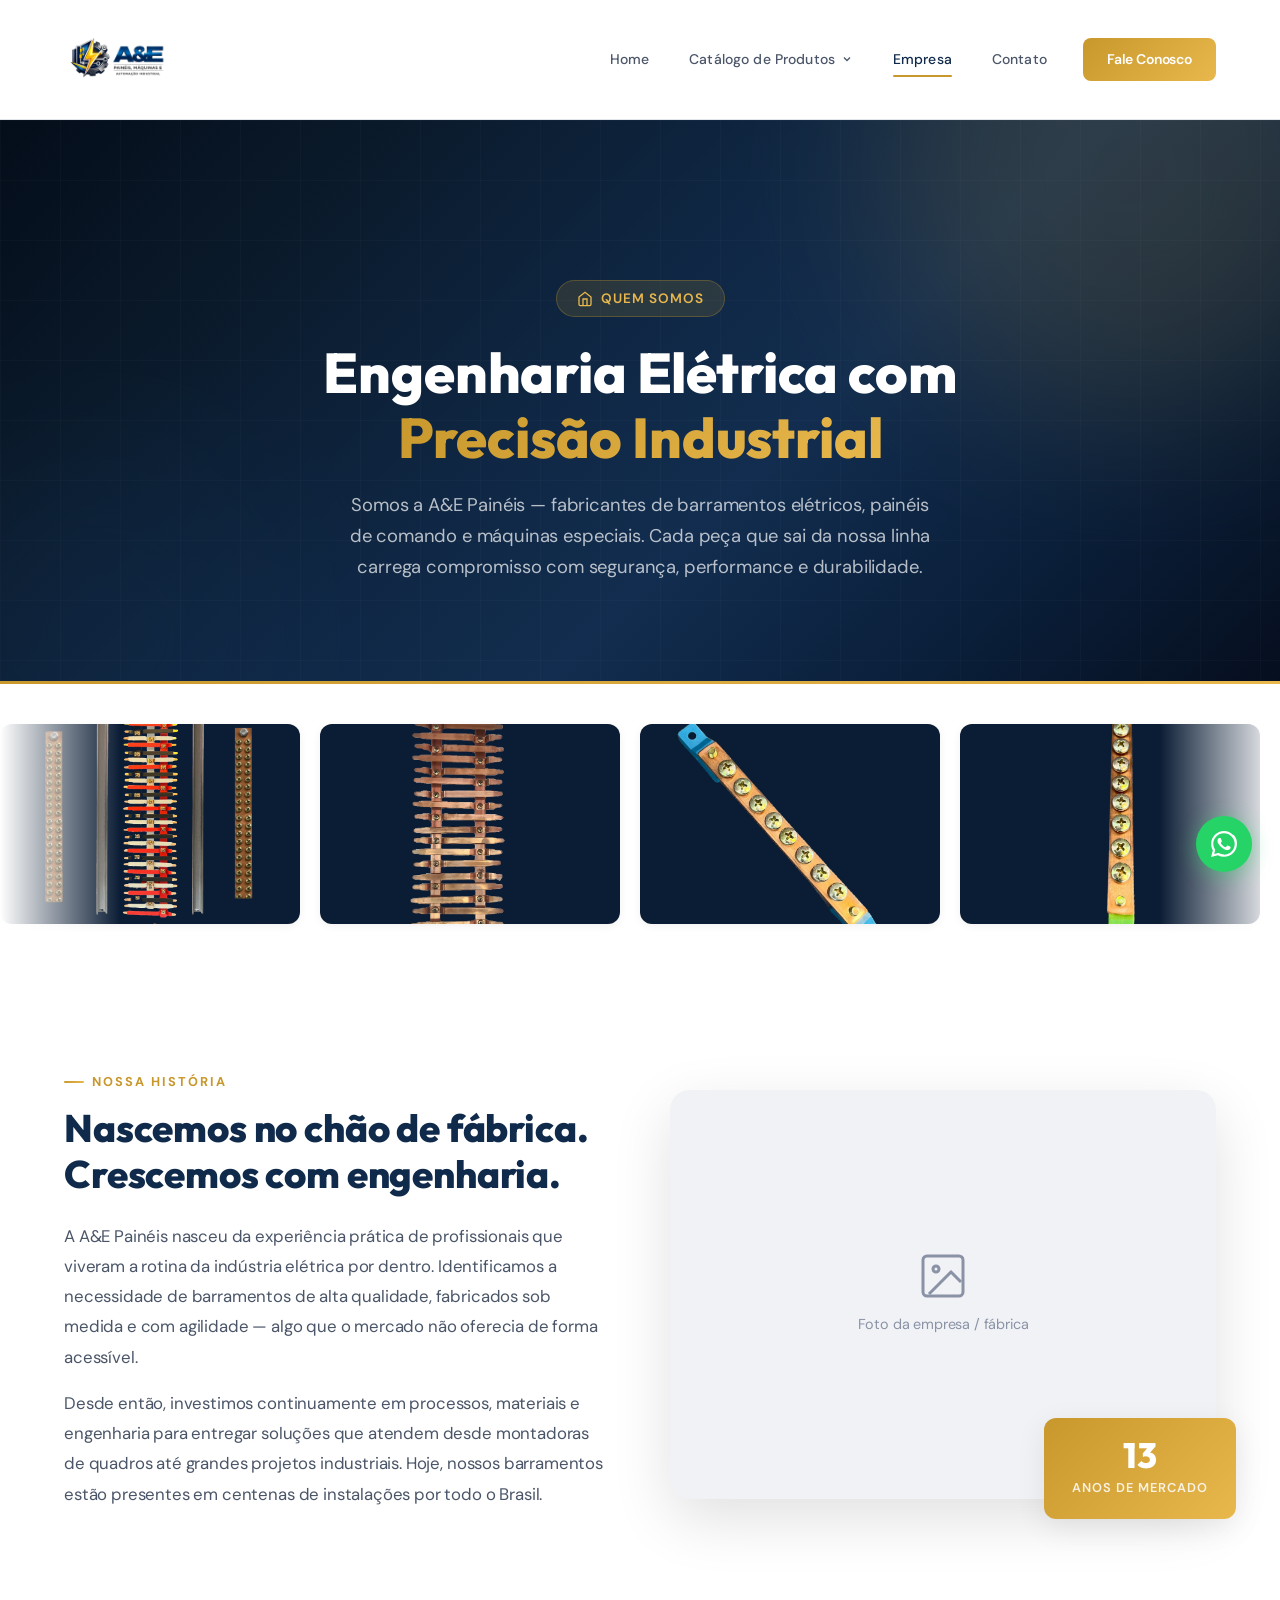
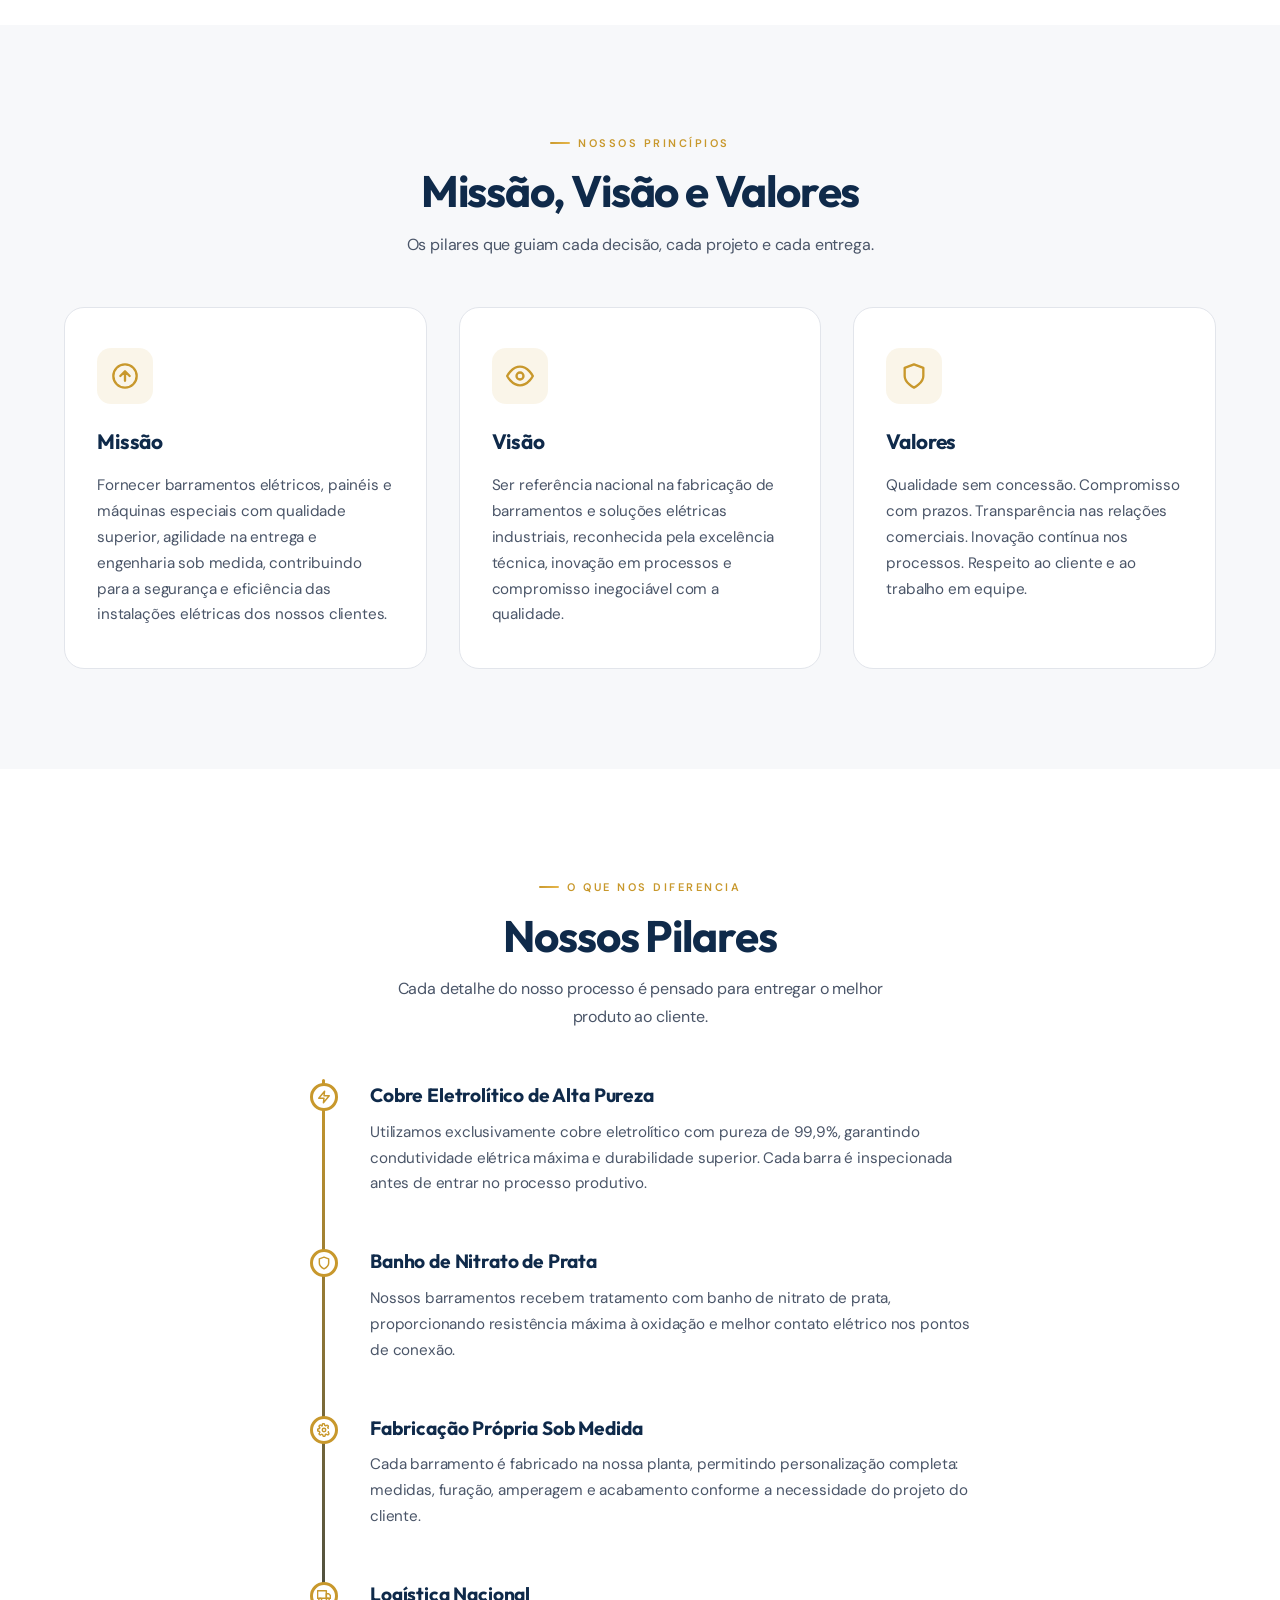
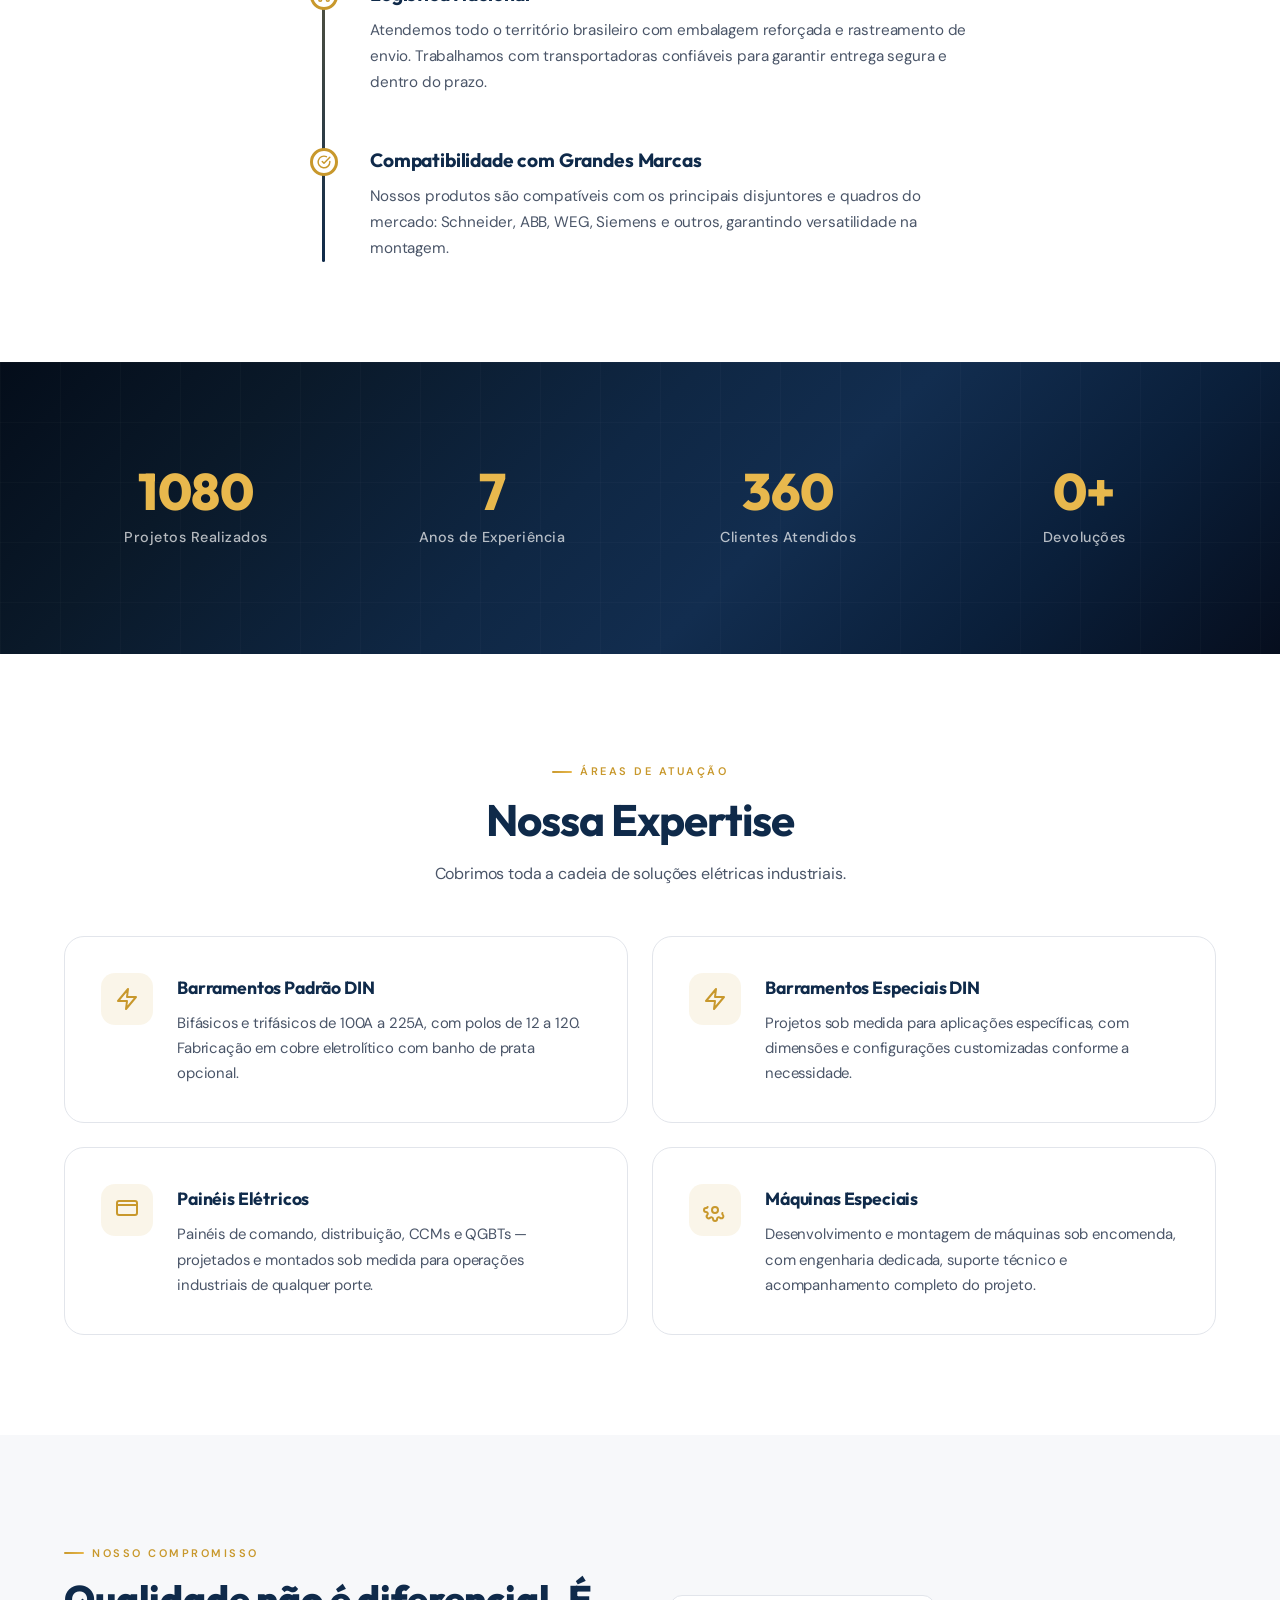
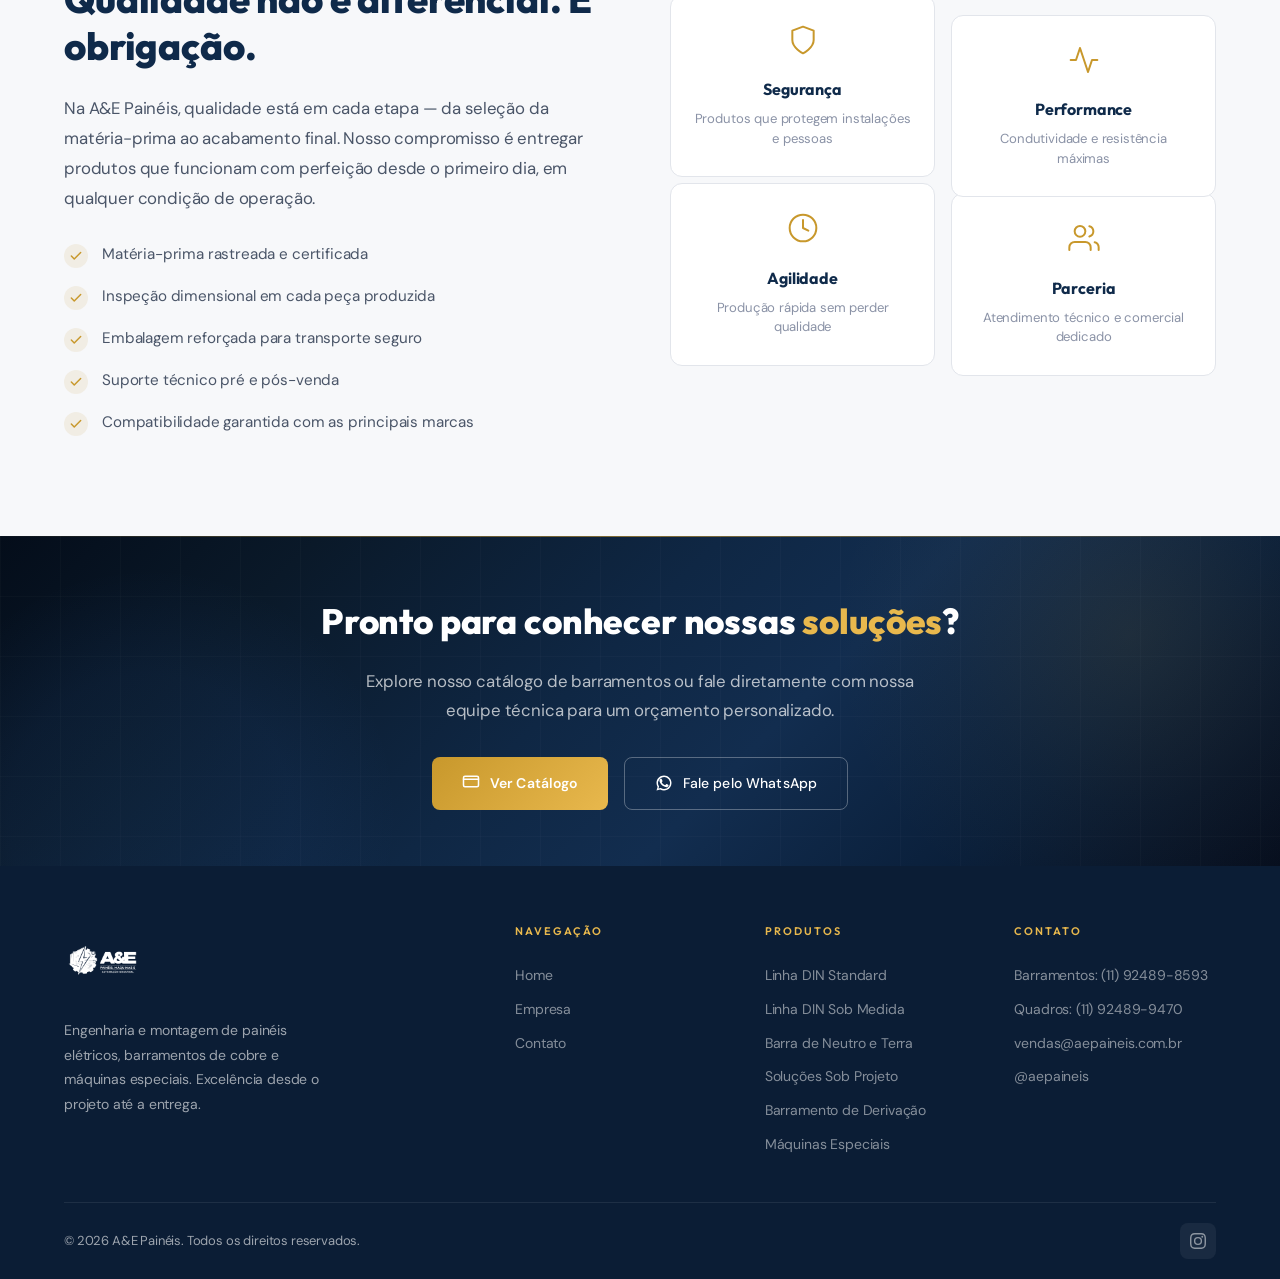
<file: empresa.html>
<!DOCTYPE html>
<html lang="pt-BR">
<head>
    <meta charset="UTF-8">
    <meta name="viewport" content="width=device-width, initial-scale=1.0">
    <title>Empresa | A&E Painéis — Quem Somos</title>
    <meta name="description" content="Conheça a A&E Painéis: +20 anos fabricando barramentos elétricos, painéis de comando e máquinas especiais. Nossa história, valores e compromisso com qualidade industrial.">
    <meta name="keywords" content="A&E Painéis, empresa, fabricante barramentos, painéis elétricos, sobre nós, indústria elétrica, São Paulo">
    <meta name="robots" content="index, follow">
    <link rel="canonical" href="https://aepaineis.com.br/empresa.html">
    <meta property="og:title" content="Empresa | A&E Painéis — Quem Somos">
    <meta property="og:description" content="Conheça a A&E Painéis: +20 anos fabricando barramentos elétricos, painéis de comando e máquinas especiais.">
    <meta property="og:url" content="https://aepaineis.com.br/empresa.html">
    <meta property="og:type" content="website">
    <meta property="og:locale" content="pt_BR">
    <link rel="preconnect" href="https://fonts.googleapis.com">
    <link rel="preconnect" href="https://fonts.gstatic.com" crossorigin>
    <link href="https://fonts.googleapis.com/css2?family=DM+Sans:ital,opsz,wght@0,9..40,300;400;500;600;700;800&family=Outfit:wght@400;500;600;700;800;900&family=Inter:wght@300;400;500;600;700;800;900&family=Space+Grotesk:wght@400;500;600;700&display=swap" rel="stylesheet">
    <link rel="stylesheet" href="styles.css">
    <style>
        /* ===== EMPRESA PAGE STYLES ===== */

        /* --- Hero da Empresa --- */
        .empresa-hero {
            position: relative;
            padding: 160px 0 100px;
            background: linear-gradient(135deg, #040d1a 0%, #0a1929 20%, #0f2744 45%, #122d4f 60%, #0a1f3a 80%, #060e1e 100%);
            overflow: hidden;
        }
        .empresa-hero::before {
            content: '';
            position: absolute;
            inset: 0;
            background-image:
                linear-gradient(rgba(255,255,255,0.02) 1px, transparent 1px),
                linear-gradient(90deg, rgba(255,255,255,0.02) 1px, transparent 1px);
            background-size:60px 60px;
        }
        .empresa-hero .hero-glow-line {
            position: absolute;
            bottom: 0;
            left: 0;
            right: 0;
            height: 3px;
            background: var(--gradient-accent);
            z-index: 3;
        }

        /* --- Photo Marquee --- */
        .hero-marquee-section {
            padding: 0;
            background: var(--bg);
            overflow: hidden;
            position: relative;
        }
        .hero-marquee-section::before,
        .hero-marquee-section::after {
            content: '';
            position: absolute;
            top: 0; bottom: 0;
            width: 120px;
            z-index: 2;
            pointer-events: none;
        }
        .hero-marquee-section::before {
            left: 0;
            background: linear-gradient(to right, var(--bg), transparent);
        }
        .hero-marquee-section::after {
            right: 0;
            background: linear-gradient(to left, var(--bg), transparent);
        }
        .hero-marquee {
            display: flex;
            gap: 20px;
            animation: marqueeScroll 40s linear infinite;
            width: max-content;
            padding: 40px 0;
        }
        .hero-marquee img {
            height: 200px;
            width: 300px;
            border-radius: var(--radius);
            object-fit: cover;
            flex-shrink: 0;
            transition: transform 0.4s, box-shadow 0.4s;
            box-shadow: var(--shadow-sm);
        }
        .hero-marquee img:hover {
            transform: scale(1.04);
            box-shadow: var(--shadow-lg);
        }
        .hero-marquee-placeholder {
            height: 200px;
            width: 300px;
            border-radius: var(--radius);
            background: var(--surface);
            border: 2px dashed var(--border);
            display: flex;
            align-items: center;
            justify-content: center;
            font-size: 0.85rem;
            font-weight: 500;
            color: var(--text-muted);
            flex-shrink: 0;
        }
        @keyframes marqueeScroll {
            0% { transform: translateX(0); }
            100% { transform: translateX(-50%); }
        }
        .empresa-hero-content {
            position: relative;
            z-index: 2;
            text-align: center;
            max-width: 800px;
            margin: 0 auto;
        }
        .empresa-hero-badge {
            display: inline-flex;
            align-items: center;
            gap: 8px;
            background: rgba(200,152,44,0.15);
            border: 1px solid rgba(200,152,44,0.3);
            border-radius: 50px;
            padding: 6px 20px;
            font-size: 0.85rem;
            font-weight: 600;
            color: var(--accent-light);
            letter-spacing: 1px;
            text-transform: uppercase;
            margin-bottom: 24px;
        }
        .empresa-hero-badge svg {
            width: 16px;
            height: 16px;
            stroke: var(--accent-light);
            fill: none;
            stroke-width: 2;
        }
        .empresa-hero h1 {
            font-family: var(--font-display);
            font-size: clamp(2.2rem, 5vw, 3.5rem);
            font-weight: 800;
            color: #fff;
            line-height: 1.15;
            margin-bottom: 20px;
        }
        .empresa-hero h1 .accent {
            background: var(--gradient-accent);
            -webkit-background-clip: text;
            -webkit-text-fill-color: transparent;
            background-clip: text;
        }
        .empresa-hero p {
            font-size: 1.15rem;
            color: rgba(255,255,255,0.7);
            line-height: 1.7;
            max-width: 600px;
            margin: 0 auto;
        }

        /* --- Animated Orbs (background) --- */
        .empresa-hero .orb {
            position: absolute;
            border-radius: 50%;
            filter: blur(80px);
            opacity: 0.15;
        }
        .empresa-hero .orb-1 {
            width: 500px; height: 500px;
            background: var(--accent);
            top: -200px; right: -100px;
            animation: orbFloat1 12s ease-in-out infinite;
        }
        .empresa-hero .orb-2 {
            width: 400px; height: 400px;
            background: #1B3F6B;
            bottom: -150px; left: -100px;
            animation: orbFloat2 15s ease-in-out infinite;
        }
        @keyframes orbFloat1 { 0%,100%{transform:translate(0,0)} 50%{transform:translate(-40px,30px)} }
        @keyframes orbFloat2 { 0%,100%{transform:translate(0,0)} 50%{transform:translate(30px,-20px)} }

        /* --- Seção: Nossa História --- */
        .story-section {
            padding: 100px 0;
            background: var(--bg);
        }
        .story-grid {
            display: grid;
            grid-template-columns: 1fr 1fr;
            gap: 60px;
            align-items: center;
        }
        .story-content .section-label {
            font-size: 0.8rem;
            font-weight: 700;
            letter-spacing: 2px;
            text-transform: uppercase;
            color: var(--accent);
            margin-bottom: 12px;
        }
        .story-content h2 {
            font-family: var(--font-display);
            font-size: clamp(1.8rem, 3vw, 2.5rem);
            font-weight: 800;
            color: var(--primary);
            line-height: 1.2;
            margin-bottom: 24px;
        }
        .story-content p {
            color: var(--text-secondary);
            font-size: 1.05rem;
            line-height: 1.8;
            margin-bottom: 16px;
        }
        .story-visual {
            position: relative;
        }
        .story-image-frame {
            position: relative;
            border-radius: var(--radius-lg);
            overflow: hidden;
            background: var(--surface);
            aspect-ratio: 4/3;
            display: flex;
            align-items: center;
            justify-content: center;
            box-shadow: var(--shadow-lg);
        }
        .story-image-frame img {
            width: 100%;
            height: 100%;
            object-fit: cover;
        }
        .story-image-placeholder {
            display: flex;
            flex-direction: column;
            align-items: center;
            gap: 12px;
            color: var(--text-muted);
            font-size: 0.9rem;
        }
        .story-image-placeholder svg {
            width: 48px;
            height: 48px;
            stroke: var(--text-muted);
            fill: none;
            stroke-width: 1.5;
        }
        .story-accent-box {
            position: absolute;
            bottom: -20px;
            right: -20px;
            background: var(--gradient-accent);
            padding: 20px 28px;
            border-radius: var(--radius);
            box-shadow: var(--shadow);
            text-align: center;
            z-index: 2;
        }
        .story-accent-box .sab-number {
            font-family: var(--font-display);
            font-size: 2.2rem;
            font-weight: 800;
            color: #fff;
            line-height: 1;
        }
        .story-accent-box .sab-label {
            font-size: 0.8rem;
            font-weight: 600;
            color: rgba(255,255,255,0.85);
            text-transform: uppercase;
            letter-spacing: 1px;
            margin-top: 4px;
        }

        /* --- Seção: Missão, Visão, Valores --- */
        .mvv-section {
            padding: 100px 0;
            background: var(--bg-light);
        }
        .mvv-grid {
            display: grid;
            grid-template-columns: repeat(3, 1fr);
            gap: 32px;
            margin-top: 48px;
        }
        .mvv-card {
            background: var(--bg-card);
            border-radius: var(--radius-lg);
            padding: 40px 32px;
            border: 1px solid var(--border);
            transition: all 0.4s ease;
            position: relative;
            overflow: hidden;
        }
        .mvv-card::before {
            content: '';
            position: absolute;
            top: 0;
            left: 0;
            right: 0;
            height: 4px;
            background: var(--gradient-accent);
            transform: scaleX(0);
            transform-origin: left;
            transition: transform 0.4s ease;
        }
        .mvv-card:hover::before {
            transform: scaleX(1);
        }
        .mvv-card:hover {
            transform: translateY(-4px);
            box-shadow: var(--shadow-lg);
            border-color: var(--border-hover);
        }
        .mvv-icon {
            width: 56px;
            height: 56px;
            border-radius: 14px;
            display: flex;
            align-items: center;
            justify-content: center;
            margin-bottom: 20px;
            background: var(--accent-glow);
        }
        .mvv-icon svg {
            width: 28px;
            height: 28px;
            stroke: var(--accent);
            fill: none;
            stroke-width: 2;
            stroke-linecap: round;
            stroke-linejoin: round;
        }
        .mvv-card h3 {
            font-family: var(--font-display);
            font-size: 1.3rem;
            font-weight: 700;
            color: var(--primary);
            margin-bottom: 14px;
        }
        .mvv-card p {
            color: var(--text-secondary);
            line-height: 1.7;
            font-size: 0.95rem;
        }

        /* --- Seção: Pilares (Timeline Vertical) --- */
        .pilares-section {
            padding: 100px 0;
            background: var(--bg);
        }
        .timeline {
            position: relative;
            max-width: 700px;
            margin: 48px auto 0;
        }
        .timeline::before {
            content: '';
            position: absolute;
            left: 32px;
            top: 0;
            bottom: 0;
            width: 3px;
            background: linear-gradient(to bottom, var(--accent), var(--primary));
            border-radius: 3px;
        }
        .timeline-item {
            position: relative;
            padding-left: 80px;
            padding-bottom: 48px;
        }
        .timeline-item:last-child {
            padding-bottom: 0;
        }
        .timeline-dot {
            position: absolute;
            left: 20px;
            top: 4px;
            width: 28px;
            height: 28px;
            border-radius: 50%;
            background: var(--bg);
            border: 3px solid var(--accent);
            display: flex;
            align-items: center;
            justify-content: center;
            z-index: 2;
        }
        .timeline-dot svg {
            width: 14px;
            height: 14px;
            stroke: var(--accent);
            fill: none;
            stroke-width: 2.5;
            stroke-linecap: round;
            stroke-linejoin: round;
        }
        .timeline-item h3 {
            font-family: var(--font-display);
            font-size: 1.2rem;
            font-weight: 700;
            color: var(--primary);
            margin-bottom: 8px;
        }
        .timeline-item p {
            color: var(--text-secondary);
            line-height: 1.7;
            font-size: 0.95rem;
        }

        /* --- Seção: Números / Counters --- */
        .numbers-section {
            padding: 80px 0;
            background: linear-gradient(135deg, #040d1a 0%, #0a1929 20%, #0f2744 45%, #122d4f 60%, #0a1f3a 80%, #060e1e 100%);
            position: relative;
            overflow: hidden;
        }
        .numbers-section::before {
            content: '';
            position: absolute;
            inset: 0;
            background-image:
                linear-gradient(rgba(255,255,255,0.02) 1px, transparent 1px),
                linear-gradient(90deg, rgba(255,255,255,0.02) 1px, transparent 1px);
            background-size:60px 60px;
        }
        .numbers-grid {
            position: relative;
            z-index: 2;
            display: grid;
            grid-template-columns: repeat(4, 1fr);
            gap: 32px;
            text-align: center;
        }
        .number-item {
            padding: 24px 16px;
        }
        .number-value {
            font-family: var(--font-display);
            font-size: clamp(2.5rem, 4vw, 3.5rem);
            font-weight: 800;
            color: var(--accent-light);
            line-height: 1;
            margin-bottom: 8px;
        }
        .number-label {
            font-size: 0.9rem;
            font-weight: 500;
            color: rgba(255,255,255,0.7);
            letter-spacing: 0.5px;
        }

        /* --- Seção: Expertise --- */
        .expertise-section {
            padding: 100px 0;
            background: var(--bg);
        }
        .expertise-grid {
            display: grid;
            grid-template-columns: repeat(2, 1fr);
            gap: 24px;
            margin-top: 48px;
        }
        .expertise-card {
            background: var(--bg-card);
            border: 1px solid var(--border);
            border-radius: var(--radius-lg);
            padding: 36px;
            display: flex;
            gap: 24px;
            align-items: flex-start;
            transition: all 0.3s ease;
        }
        .expertise-card:hover {
            border-color: var(--border-hover);
            box-shadow: var(--shadow);
            transform: translateY(-2px);
        }
        .expertise-icon {
            flex-shrink: 0;
            width: 52px;
            height: 52px;
            border-radius: 14px;
            display: flex;
            align-items: center;
            justify-content: center;
            background: var(--accent-glow);
        }
        .expertise-icon svg {
            width: 24px;
            height: 24px;
            stroke: var(--accent);
            fill: none;
            stroke-width: 2;
            stroke-linecap: round;
            stroke-linejoin: round;
        }
        .expertise-info h3 {
            font-family: var(--font-display);
            font-size: 1.1rem;
            font-weight: 700;
            color: var(--primary);
            margin-bottom: 8px;
        }
        .expertise-info p {
            color: var(--text-secondary);
            font-size: 0.93rem;
            line-height: 1.7;
        }

        /* --- Seção: Compromisso / CTA --- */
        .commitment-section {
            padding: 100px 0;
            background: var(--bg-light);
        }
        .commitment-grid {
            display: grid;
            grid-template-columns: 1fr 1fr;
            gap: 60px;
            align-items: center;
        }
        .commitment-content h2 {
            font-family: var(--font-display);
            font-size: clamp(1.8rem, 3vw, 2.5rem);
            font-weight: 800;
            color: var(--primary);
            line-height: 1.2;
            margin-bottom: 24px;
        }
        .commitment-content p {
            color: var(--text-secondary);
            font-size: 1.05rem;
            line-height: 1.8;
            margin-bottom: 28px;
        }
        .commitment-list {
            display: flex;
            flex-direction: column;
            gap: 16px;
        }
        .commitment-list-item {
            display: flex;
            gap: 14px;
            align-items: flex-start;
        }
        .commitment-check {
            flex-shrink: 0;
            width: 24px;
            height: 24px;
            border-radius: 50%;
            background: var(--accent-glow);
            display: flex;
            align-items: center;
            justify-content: center;
            margin-top: 2px;
        }
        .commitment-check svg {
            width: 14px;
            height: 14px;
            stroke: var(--accent);
            fill: none;
            stroke-width: 2.5;
            stroke-linecap: round;
            stroke-linejoin: round;
        }
        .commitment-list-item span {
            color: var(--text-secondary);
            font-size: 0.95rem;
            line-height: 1.6;
        }
        .commitment-visual {
            position: relative;
        }
        .commitment-card-stack {
            display: grid;
            grid-template-columns: 1fr 1fr;
            gap: 16px;
        }
        .ccs-card {
            background: var(--bg-card);
            border: 1px solid var(--border);
            border-radius: var(--radius);
            padding: 28px 22px;
            text-align: center;
            transition: all 0.3s ease;
        }
        .ccs-card:nth-child(2) {
            transform: translateY(20px);
        }
        .ccs-card:nth-child(3) {
            transform: translateY(-10px);
        }
        .ccs-card:hover {
            border-color: var(--accent);
            box-shadow: var(--shadow);
        }
        .ccs-card svg {
            width: 32px;
            height: 32px;
            stroke: var(--accent);
            fill: none;
            stroke-width: 1.5;
            stroke-linecap: round;
            stroke-linejoin: round;
            margin-bottom: 12px;
        }
        .ccs-card h4 {
            font-family: var(--font-display);
            font-size: 1rem;
            font-weight: 700;
            color: var(--primary);
            margin-bottom: 6px;
        }
        .ccs-card p {
            font-size: 0.82rem;
            color: var(--text-muted);
            line-height: 1.5;
        }

        /* --- Final CTA --- */
        .empresa-cta {
            padding: 0;
            background: linear-gradient(135deg, #040d1a 0%, #0a1929 20%, #0f2744 45%, #122d4f 60%, #0a1f3a 80%, #060e1e 100%);
            position: relative;
            overflow: hidden;
        }
        .empresa-cta::before {
            content:'';position:absolute;
            width:600px;height:600px;
            top:-200px;right:-150px;
            background:radial-gradient(circle, rgba(200,152,44,0.10) 0%, rgba(200,152,44,0.03) 40%, transparent 70%);
            border-radius:50%;
            animation:heroOrb1 8s ease-in-out infinite;
        }
        .empresa-cta::after {
            content:'';position:absolute;
            width:500px;height:500px;
            bottom:-200px;left:-100px;
            background:radial-gradient(circle, rgba(27,63,107,0.20) 0%, rgba(59,130,246,0.06) 40%, transparent 70%);
            border-radius:50%;
            animation:heroOrb2 10s ease-in-out infinite;
        }
        @keyframes heroOrb1 {
            0%,100%{transform:translate(0,0) scale(1)}
            50%{transform:translate(-40px,30px) scale(1.1)}
        }
        @keyframes heroOrb2 {
            0%,100%{transform:translate(0,0) scale(1)}
            50%{transform:translate(30px,-20px) scale(1.05)}
        }
        .empresa-cta-box {
            padding: 56px 48px;
            text-align: center;
            position: relative;
            z-index: 1;
        }
        .empresa-cta-box > * {
            position: relative;
            z-index: 2;
        }
        .empresa-cta-box h2 {
            font-family: var(--font-display);
            font-size: clamp(1.6rem, 3vw, 2.2rem);
            font-weight: 800;
            color: #fff;
            margin-bottom: 16px;
        }
        .empresa-cta-box p {
            color: rgba(255,255,255,0.7);
            font-size: 1.05rem;
            max-width: 550px;
            margin: 0 auto 32px;
            line-height: 1.7;
        }
        .empresa-cta-actions {
            display: flex;
            gap: 16px;
            justify-content: center;
            flex-wrap: wrap;
        }

        /* --- Responsivo --- */
        @media (max-width: 1024px) {
            .story-grid,
            .commitment-grid {
                grid-template-columns: 1fr;
                gap: 40px;
            }
            .mvv-grid {
                grid-template-columns: 1fr;
                gap: 20px;
            }
            .expertise-grid {
                grid-template-columns: 1fr;
            }
            .numbers-grid {
                grid-template-columns: repeat(2, 1fr);
                gap: 24px;
            }
        }
        @media (max-width: 768px) {
            .empresa-hero {
                padding: 130px 0 70px;
            }
            .numbers-grid {
                grid-template-columns: 1fr 1fr;
                gap: 16px;
            }
            .commitment-card-stack {
                grid-template-columns: 1fr 1fr;
            }
            .ccs-card:nth-child(2),
            .ccs-card:nth-child(3) {
                transform: none;
            }
            .empresa-cta-box {
                padding: 40px 24px;
            }
            .timeline::before {
                left: 18px;
            }
            .timeline-dot {
                left: 6px;
                width: 24px;
                height: 24px;
            }
            .timeline-item {
                padding-left: 56px;
            }
        }
    </style>
</head>
<body>

<!-- HEADER -->
<header class="header" id="header">
    <div class="wrap header-inner">
        <a href="index.html" class="logo">
            <img src="logo.png" alt="A&E Painéis">
        </a>
        <nav class="nav" id="mainNav">
            <a href="index.html" class="nav-link">Home</a>
            <div class="nav-dropdown">
                <a href="#" class="nav-link nav-dropdown-toggle">
                    Catálogo de Produtos
                    <svg viewBox="0 0 24 24"><polyline points="6 9 12 15 18 9"/></svg>
                </a>
                <div class="dropdown-menu">
                    <a href="barramento-padrao-din.html"><svg viewBox="0 0 24 24" stroke-linecap="round" stroke-linejoin="round"><path d="M13 2L3 14h9l-1 8 10-12h-9l1-8z"/></svg>Linha DIN Standard</a>
                    <a href="barramento-especial-din.html"><svg viewBox="0 0 24 24" stroke-linecap="round" stroke-linejoin="round"><path d="M13 2L3 14h9l-1 8 10-12h-9l1-8z"/></svg>Linha DIN Sob Medida</a>
                    <a href="barramento-neutro-terra.html"><svg viewBox="0 0 24 24" stroke-linecap="round" stroke-linejoin="round"><path d="M13 2L3 14h9l-1 8 10-12h-9l1-8z"/></svg>Barra de Neutro e Terra</a>
                    <a href="barramentos-especiais.html"><svg viewBox="0 0 24 24" stroke-linecap="round" stroke-linejoin="round"><path d="M13 2L3 14h9l-1 8 10-12h-9l1-8z"/></svg>Soluções Sob Projeto</a>
                    <a href="barramento-derivacao.html"><svg viewBox="0 0 24 24" stroke-linecap="round" stroke-linejoin="round"><path d="M13 2L3 14h9l-1 8 10-12h-9l1-8z"/></svg>Barramento de Derivação</a>
                    <a href="catalogo.html#maquinas"><svg viewBox="0 0 24 24" stroke-linecap="round" stroke-linejoin="round"><path d="M12 2v4m0 12v4M4.93 4.93l2.83 2.83m8.48 8.48l2.83 2.83M2 12h4m12 0h4M4.93 19.07l2.83-2.83m8.48-8.48l2.83-2.83"/></svg>Máquinas Especiais</a>
                </div>
            </div>
            <a href="empresa.html" class="nav-link active">Empresa</a>
            <a href="contato.html" class="nav-link">Contato</a>
            <a href="contato.html" class="nav-cta">Fale Conosco</a>
        </nav>
        <button class="hamburger" id="hamburger" aria-label="Menu">
            <span></span><span></span><span></span>
        </button>
    </div>
</header>

<!-- HERO EMPRESA -->
<section class="empresa-hero">
    <div class="orb orb-1"></div>
    <div class="orb orb-2"></div>
    <div class="hero-glow-line"></div>
    <div class="wrap">
        <div class="empresa-hero-content reveal">
            <div class="empresa-hero-badge">
                <svg viewBox="0 0 24 24"><path d="M3 9l9-7 9 7v11a2 2 0 01-2 2H5a2 2 0 01-2-2z"/><polyline points="9 22 9 12 15 12 15 22"/></svg>
                Quem Somos
            </div>
            <h1>Engenharia Elétrica com <span class="accent">Precisão Industrial</span></h1>
            <p>Somos a A&E Painéis — fabricantes de barramentos elétricos, painéis de comando e máquinas especiais. Cada peça que sai da nossa linha carrega compromisso com segurança, performance e durabilidade.</p>
        </div>
    </div>
</section>

<!-- MARQUEE DE FOTOS -->
<section class="hero-marquee-section">
    <div class="hero-marquee">
        <!-- Sequência 1: Barramentos > Quadros > Máquinas -->
        <img src="img/home-kit-barramento-250a.png" alt="Kit Barramento 250A com Neutro e Terra">
        <img src="img/home-barramento-bifasico.jpg" alt="Barramento Bifásico A&E Painéis">
        <img src="img/home-barramento-neutro.jpg" alt="Barramento Neutro 8 Polos">
        <img src="img/home-barramento-terra.jpg" alt="Barramento Terra 8 Polos">
        <img src="img/home-quadro-dist-01.png" alt="Quadro de Distribuição A&E Painéis">
        <img src="img/home-quadro-dist-03.png" alt="Quadro de Distribuição Grande">
        <img src="img/home-quadro-qgbt.png" alt="Quadro QGBT Industrial">
        <img src="img/home-sessao-quadros.png" alt="Produção de Quadros em Escala">
        <img src="img/home-maquina-fechamento.jpg" alt="Máquina de Fechamento com Visão">
        <img src="img/home-maquina-tampas.jpg" alt="Máquina de Montagem de Tampas">
        <!-- Duplicado para loop contínuo -->
        <img src="img/home-kit-barramento-250a.png" alt="Kit Barramento 250A com Neutro e Terra">
        <img src="img/home-barramento-bifasico.jpg" alt="Barramento Bifásico A&E Painéis">
        <img src="img/home-barramento-neutro.jpg" alt="Barramento Neutro 8 Polos">
        <img src="img/home-barramento-terra.jpg" alt="Barramento Terra 8 Polos">
        <img src="img/home-quadro-dist-01.png" alt="Quadro de Distribuição A&E Painéis">
        <img src="img/home-quadro-dist-03.png" alt="Quadro de Distribuição Grande">
        <img src="img/home-quadro-qgbt.png" alt="Quadro QGBT Industrial">
        <img src="img/home-sessao-quadros.png" alt="Produção de Quadros em Escala">
        <img src="img/home-maquina-fechamento.jpg" alt="Máquina de Fechamento com Visão">
        <img src="img/home-maquina-tampas.jpg" alt="Máquina de Montagem de Tampas">
                </div>
</section>

<!-- NOSSA HISTÓRIA -->
<section class="story-section">
    <div class="wrap">
        <div class="story-grid">
            <div class="story-content reveal">
                <div class="section-label">Nossa História</div>
                <h2>Nascemos no chão de fábrica. Crescemos com engenharia.</h2>
                <p>A A&E Painéis nasceu da experiência prática de profissionais que viveram a rotina da indústria elétrica por dentro. Identificamos a necessidade de barramentos de alta qualidade, fabricados sob medida e com agilidade — algo que o mercado não oferecia de forma acessível.</p>
                <p>Desde então, investimos continuamente em processos, materiais e engenharia para entregar soluções que atendem desde montadoras de quadros até grandes projetos industriais. Hoje, nossos barramentos estão presentes em centenas de instalações por todo o Brasil.</p>
            </div>
            <div class="story-visual reveal reveal-d2">
                <div class="story-image-frame">
                    <!-- Substitua pelo caminho da imagem da empresa/fábrica -->
                    <div class="story-image-placeholder">
                        <svg viewBox="0 0 24 24"><rect x="2" y="2" width="20" height="20" rx="2"/><circle cx="8.5" cy="8.5" r="1.5"/><polyline points="21 15 16 10 5 21"/></svg>
                        <span>Foto da empresa / fábrica</span>
                    </div>
                </div>
                <div class="story-accent-box">
                    <div class="sab-number" data-count="20">0</div>
                    <div class="sab-label">Anos de Mercado</div>
                </div>
            </div>
        </div>
    </div>
</section>

<!-- MISSÃO, VISÃO, VALORES -->
<section class="mvv-section">
    <div class="wrap">
        <div class="section-header reveal" style="text-align:center;">
            <div class="section-label">Nossos Princípios</div>
            <h2 class="section-title">Missão, Visão e Valores</h2>
            <p class="section-sub">Os pilares que guiam cada decisão, cada projeto e cada entrega.</p>
        </div>
        <div class="mvv-grid">
            <div class="mvv-card reveal reveal-d1">
                <div class="mvv-icon">
                    <svg viewBox="0 0 24 24"><circle cx="12" cy="12" r="10"/><path d="M16 12l-4-4-4 4M12 16V8"/></svg>
                </div>
                <h3>Missão</h3>
                <p>Fornecer barramentos elétricos, painéis e máquinas especiais com qualidade superior, agilidade na entrega e engenharia sob medida, contribuindo para a segurança e eficiência das instalações elétricas dos nossos clientes.</p>
            </div>
            <div class="mvv-card reveal reveal-d2">
                <div class="mvv-icon">
                    <svg viewBox="0 0 24 24"><path d="M1 12s4-8 11-8 11 8 11 8-4 8-11 8-11-8-11-8z"/><circle cx="12" cy="12" r="3"/></svg>
                </div>
                <h3>Visão</h3>
                <p>Ser referência nacional na fabricação de barramentos e soluções elétricas industriais, reconhecida pela excelência técnica, inovação em processos e compromisso inegociável com a qualidade.</p>
            </div>
            <div class="mvv-card reveal reveal-d3">
                <div class="mvv-icon">
                    <svg viewBox="0 0 24 24"><path d="M12 22s8-4 8-10V5l-8-3-8 3v7c0 6 8 10 8 10z"/></svg>
                </div>
                <h3>Valores</h3>
                <p>Qualidade sem concessão. Compromisso com prazos. Transparência nas relações comerciais. Inovação contínua nos processos. Respeito ao cliente e ao trabalho em equipe.</p>
            </div>
        </div>
    </div>
</section>

<!-- PILARES / O QUE NOS DIFERENCIA -->
<section class="pilares-section">
    <div class="wrap">
        <div class="section-header reveal" style="text-align:center;">
            <div class="section-label">O que nos diferencia</div>
            <h2 class="section-title">Nossos Pilares</h2>
            <p class="section-sub">Cada detalhe do nosso processo é pensado para entregar o melhor produto ao cliente.</p>
        </div>
        <div class="timeline">
            <div class="timeline-item reveal">
                <div class="timeline-dot">
                    <svg viewBox="0 0 24 24"><path d="M13 2L3 14h9l-1 8 10-12h-9l1-8z"/></svg>
                </div>
                <h3>Cobre Eletrolítico de Alta Pureza</h3>
                <p>Utilizamos exclusivamente cobre eletrolítico com pureza de 99,9%, garantindo condutividade elétrica máxima e durabilidade superior. Cada barra é inspecionada antes de entrar no processo produtivo.</p>
            </div>
            <div class="timeline-item reveal">
                <div class="timeline-dot">
                    <svg viewBox="0 0 24 24"><path d="M12 22s8-4 8-10V5l-8-3-8 3v7c0 6 8 10 8 10z"/></svg>
                </div>
                <h3>Banho de Nitrato de Prata</h3>
                <p>Nossos barramentos recebem tratamento com banho de nitrato de prata, proporcionando resistência máxima à oxidação e melhor contato elétrico nos pontos de conexão.</p>
            </div>
            <div class="timeline-item reveal">
                <div class="timeline-dot">
                    <svg viewBox="0 0 24 24"><circle cx="12" cy="12" r="3"/><path d="M19.4 15a1.65 1.65 0 00.33 1.82l.06.06a2 2 0 010 2.83 2 2 0 01-2.83 0l-.06-.06a1.65 1.65 0 00-1.82-.33 1.65 1.65 0 00-1 1.51V21a2 2 0 01-4 0v-.09A1.65 1.65 0 009 19.4a1.65 1.65 0 00-1.82.33l-.06.06a2 2 0 01-2.83-2.83l.06-.06A1.65 1.65 0 004.68 15a1.65 1.65 0 00-1.51-1H3a2 2 0 010-4h.09A1.65 1.65 0 004.6 9a1.65 1.65 0 00-.33-1.82l-.06-.06a2 2 0 012.83-2.83l.06.06A1.65 1.65 0 009 4.68V3a2 2 0 014 0v.09a1.65 1.65 0 001 1.51 1.65 1.65 0 001.82-.33l.06-.06a2 2 0 012.83 2.83l-.06.06A1.65 1.65 0 0019.4 9"/></svg>
                </div>
                <h3>Fabricação Própria Sob Medida</h3>
                <p>Cada barramento é fabricado na nossa planta, permitindo personalização completa: medidas, furação, amperagem e acabamento conforme a necessidade do projeto do cliente.</p>
            </div>
            <div class="timeline-item reveal">
                <div class="timeline-dot">
                    <svg viewBox="0 0 24 24"><rect x="1" y="3" width="15" height="13"/><polygon points="16 8 20 8 23 11 23 16 16 16 16 8"/><circle cx="5.5" cy="18.5" r="2.5"/><circle cx="18.5" cy="18.5" r="2.5"/></svg>
                </div>
                <h3>Logística Nacional</h3>
                <p>Atendemos todo o território brasileiro com embalagem reforçada e rastreamento de envio. Trabalhamos com transportadoras confiáveis para garantir entrega segura e dentro do prazo.</p>
            </div>
            <div class="timeline-item reveal">
                <div class="timeline-dot">
                    <svg viewBox="0 0 24 24"><path d="M22 11.08V12a10 10 0 11-5.93-9.14"/><polyline points="22 4 12 14.01 9 11.01"/></svg>
                </div>
                <h3>Compatibilidade com Grandes Marcas</h3>
                <p>Nossos produtos são compatíveis com os principais disjuntores e quadros do mercado: Schneider, ABB, WEG, Siemens e outros, garantindo versatilidade na montagem.</p>
            </div>
        </div>
    </div>
</section>

<!-- NÚMEROS -->
<section class="numbers-section">
    <div class="wrap">
        <div class="numbers-grid reveal">
            <div class="number-item">
                <div class="number-value" data-count="3000">0</div>
                <div class="number-label">Projetos Realizados</div>
            </div>
            <div class="number-item">
                <div class="number-value" data-count="20">0</div>
                <div class="number-label">Anos de Experiência</div>
            </div>
            <div class="number-item">
                <div class="number-value" data-count="1000">0</div>
                <div class="number-label">Clientes Atendidos</div>
            </div>
            <div class="number-item">
                <div class="number-value" data-count="0">0</div>
                <div class="number-label">Devoluções</div>
            </div>
        </div>
    </div>
</section>

<!-- EXPERTISE -->
<section class="expertise-section">
    <div class="wrap">
        <div class="section-header reveal" style="text-align:center;">
            <div class="section-label">Áreas de Atuação</div>
            <h2 class="section-title">Nossa Expertise</h2>
            <p class="section-sub">Cobrimos toda a cadeia de soluções elétricas industriais.</p>
        </div>
        <div class="expertise-grid">
            <div class="expertise-card reveal reveal-d1">
                <div class="expertise-icon">
                    <svg viewBox="0 0 24 24"><path d="M13 2L3 14h9l-1 8 10-12h-9l1-8z"/></svg>
                </div>
                <div class="expertise-info">
                    <h3>Barramentos Padrão DIN</h3>
                    <p>Bifásicos e trifásicos de 100A a 225A, com polos de 12 a 120. Fabricação em cobre eletrolítico com banho de prata opcional.</p>
                </div>
            </div>
            <div class="expertise-card reveal reveal-d2">
                <div class="expertise-icon">
                    <svg viewBox="0 0 24 24"><path d="M13 2L3 14h9l-1 8 10-12h-9l1-8z"/></svg>
                </div>
                <div class="expertise-info">
                    <h3>Barramentos Especiais DIN</h3>
                    <p>Projetos sob medida para aplicações específicas, com dimensões e configurações customizadas conforme a necessidade.</p>
                </div>
            </div>
            <div class="expertise-card reveal reveal-d1">
                <div class="expertise-icon">
                    <svg viewBox="0 0 24 24"><rect x="2" y="3" width="20" height="14" rx="2"/><path d="M2 7h20"/></svg>
                </div>
                <div class="expertise-info">
                    <h3>Painéis Elétricos</h3>
                    <p>Painéis de comando, distribuição, CCMs e QGBTs — projetados e montados sob medida para operações industriais de qualquer porte.</p>
                </div>
            </div>
            <div class="expertise-card reveal reveal-d2">
                <div class="expertise-icon">
                    <svg viewBox="0 0 24 24"><circle cx="12" cy="12" r="3"/><path d="M19.4 15a1.65 1.65 0 00.33 1.82l.06.06a2 2 0 010 2.83 2 2 0 01-2.83 0l-.06-.06a1.65 1.65 0 00-1.82-.33 1.65 1.65 0 00-1 1.51V21a2 2 0 01-4 0v-.09A1.65 1.65 0 009 19.4a1.65 1.65 0 00-1.82.33l-.06.06a2 2 0 01-2.83-2.83l.06-.06A1.65 1.65 0 004.68 15a1.65 1.65 0 00-1.51-1H3a2 2 0 010-4h.09A1.65 1.65 0 004.6 9"/></svg>
                </div>
                <div class="expertise-info">
                    <h3>Máquinas Especiais</h3>
                    <p>Desenvolvimento e montagem de máquinas sob encomenda, com engenharia dedicada, suporte técnico e acompanhamento completo do projeto.</p>
                </div>
            </div>
        </div>
    </div>
</section>

<!-- COMPROMISSO -->
<section class="commitment-section">
    <div class="wrap">
        <div class="commitment-grid">
            <div class="commitment-content reveal">
                <div class="section-label">Nosso Compromisso</div>
                <h2>Qualidade não é diferencial. É obrigação.</h2>
                <p>Na A&E Painéis, qualidade está em cada etapa — da seleção da matéria-prima ao acabamento final. Nosso compromisso é entregar produtos que funcionam com perfeição desde o primeiro dia, em qualquer condição de operação.</p>
                <div class="commitment-list">
                    <div class="commitment-list-item">
                        <div class="commitment-check"><svg viewBox="0 0 24 24"><polyline points="20 6 9 17 4 12"/></svg></div>
                        <span>Matéria-prima rastreada e certificada</span>
                    </div>
                    <div class="commitment-list-item">
                        <div class="commitment-check"><svg viewBox="0 0 24 24"><polyline points="20 6 9 17 4 12"/></svg></div>
                        <span>Inspeção dimensional em cada peça produzida</span>
                    </div>
                    <div class="commitment-list-item">
                        <div class="commitment-check"><svg viewBox="0 0 24 24"><polyline points="20 6 9 17 4 12"/></svg></div>
                        <span>Embalagem reforçada para transporte seguro</span>
                    </div>
                    <div class="commitment-list-item">
                        <div class="commitment-check"><svg viewBox="0 0 24 24"><polyline points="20 6 9 17 4 12"/></svg></div>
                        <span>Suporte técnico pré e pós-venda</span>
                    </div>
                    <div class="commitment-list-item">
                        <div class="commitment-check"><svg viewBox="0 0 24 24"><polyline points="20 6 9 17 4 12"/></svg></div>
                        <span>Compatibilidade garantida com as principais marcas</span>
                    </div>
                </div>
            </div>
            <div class="commitment-visual reveal reveal-d2">
                <div class="commitment-card-stack">
                    <div class="ccs-card">
                        <svg viewBox="0 0 24 24"><path d="M12 22s8-4 8-10V5l-8-3-8 3v7c0 6 8 10 8 10z"/></svg>
                        <h4>Segurança</h4>
                        <p>Produtos que protegem instalações e pessoas</p>
                    </div>
                    <div class="ccs-card">
                        <svg viewBox="0 0 24 24"><polyline points="22 12 18 12 15 21 9 3 6 12 2 12"/></svg>
                        <h4>Performance</h4>
                        <p>Condutividade e resistência máximas</p>
                    </div>
                    <div class="ccs-card">
                        <svg viewBox="0 0 24 24"><circle cx="12" cy="12" r="10"/><polyline points="12 6 12 12 16 14"/></svg>
                        <h4>Agilidade</h4>
                        <p>Produção rápida sem perder qualidade</p>
                    </div>
                    <div class="ccs-card">
                        <svg viewBox="0 0 24 24"><path d="M17 21v-2a4 4 0 00-4-4H5a4 4 0 00-4 4v2"/><circle cx="9" cy="7" r="4"/><path d="M23 21v-2a4 4 0 00-3-3.87M16 3.13a4 4 0 010 7.75"/></svg>
                        <h4>Parceria</h4>
                        <p>Atendimento técnico e comercial dedicado</p>
                    </div>
                </div>
            </div>
        </div>
    </div>
</section>

<!-- CTA FINAL -->
<section class="empresa-cta">
    <div style="position:absolute;inset:0;background-image:linear-gradient(rgba(255,255,255,0.02) 1px, transparent 1px),linear-gradient(90deg, rgba(255,255,255,0.02) 1px, transparent 1px);background-size:60px 60px;z-index:0"></div>
    <div style="position:absolute;top:0;left:0;right:0;height:1px;background:linear-gradient(90deg, transparent 0%, rgba(200,152,44,0.4) 30%, rgba(200,152,44,0.6) 50%, rgba(200,152,44,0.4) 70%, transparent 100%);z-index:2"></div>
    <div class="wrap">
        <div class="empresa-cta-box reveal">
            <h2>Pronto para conhecer nossas <span style="color:var(--accent-light)">soluções</span>?</h2>
            <p>Explore nosso catálogo de barramentos ou fale diretamente com nossa equipe técnica para um orçamento personalizado.</p>
            <div class="empresa-cta-actions">
                <a href="barramento-padrao-din.html" class="btn-primary">
                    <svg viewBox="0 0 24 24" fill="none" stroke="currentColor" stroke-width="2" stroke-linecap="round" stroke-linejoin="round" style="width:18px;height:18px"><rect x="2" y="3" width="20" height="14" rx="2"/><path d="M2 7h20"/></svg>
                    Ver Catálogo
                </a>
                <a href="https://wa.me/5511924898593" target="_blank" class="btn-outline" style="border-color:rgba(255,255,255,0.3);color:#fff;">
                    <svg viewBox="0 0 24 24" fill="currentColor" style="width:18px;height:18px"><path d="M17.472 14.382c-.297-.149-1.758-.867-2.03-.967-.273-.099-.471-.148-.67.15-.197.297-.767.966-.94 1.164-.173.199-.347.223-.644.075-.297-.15-1.255-.463-2.39-1.475-.883-.788-1.48-1.761-1.653-2.059-.173-.297-.018-.458.13-.606.134-.133.298-.347.446-.52.149-.174.198-.298.298-.497.099-.198.05-.371-.025-.52-.075-.149-.669-1.612-.916-2.207-.242-.579-.487-.5-.669-.51-.173-.008-.371-.01-.57-.01-.198 0-.52.074-.792.372-.272.297-1.04 1.016-1.04 2.479 0 1.462 1.065 2.875 1.213 3.074.149.198 2.096 3.2 5.077 4.487.709.306 1.262.489 1.694.625.712.227 1.36.195 1.871.118.571-.085 1.758-.719 2.006-1.413.248-.694.248-1.289.173-1.413-.074-.124-.272-.198-.57-.347z"/><path d="M12 2C6.477 2 2 6.477 2 12c0 1.89.525 3.66 1.438 5.168L2 22l4.832-1.438A9.955 9.955 0 0012 22c5.523 0 10-4.477 10-10S17.523 2 12 2zm0 18a8 8 0 01-4.243-1.214l-.252-.149-2.868.852.852-2.868-.168-.268A8 8 0 1112 20z"/></svg>
                    Fale pelo WhatsApp
                </a>
            </div>
        </div>
    </div>
</section>

<!-- FOOTER -->
<footer class="footer">
    <div class="wrap">
        <div class="footer-grid">
            <div class="footer-brand">
                <a href="index.html" class="logo"><img src="logo.png" alt="A&E Painéis"></a>
                <p>Engenharia e montagem de painéis elétricos, barramentos de cobre e máquinas especiais. Excelência desde o projeto até a entrega.</p>
            </div>
            <div class="footer-col">
                <h4>Navegação</h4>
                <a href="index.html">Home</a>
                <a href="empresa.html">Empresa</a>
                <a href="contato.html">Contato</a>
            </div>
            <div class="footer-col">
                <h4>Produtos</h4>
                <a href="barramento-padrao-din.html">Linha DIN Standard</a>
                <a href="barramento-especial-din.html">Linha DIN Sob Medida</a>
                <a href="barramento-neutro-terra.html">Barra de Neutro e Terra</a>
                <a href="barramentos-especiais.html">Soluções Sob Projeto</a>
                <a href="barramento-derivacao.html">Barramento de Derivação</a>
                <a href="catalogo.html#maquinas">Máquinas Especiais</a>
            </div>
            <div class="footer-col">
                <h4>Contato</h4>
                <a href="https://wa.me/5511924898593" target="_blank">Barramentos: (11) 92489-8593</a>
                <a href="https://wa.me/5511924899470" target="_blank">Quadros: (11) 92489-9470</a>
                <a href="mailto:vendas@aepaineis.com.br">vendas@aepaineis.com.br</a>
                <a href="https://instagram.com/aepaineis" target="_blank">@aepaineis</a>
            </div>
        </div>
        <div class="footer-bottom">
            <p>&copy; 2026 A&E Painéis. Todos os direitos reservados.</p>
            <div class="footer-socials">
                <a href="https://instagram.com/aepaineis" target="_blank" aria-label="Instagram">
                    <svg viewBox="0 0 24 24"><path d="M12 2.163c3.204 0 3.584.012 4.85.07 3.252.148 4.771 1.691 4.919 4.919.058 1.265.069 1.645.069 4.849 0 3.205-.012 3.584-.069 4.849-.149 3.225-1.664 4.771-4.919 4.919-1.266.058-1.644.07-4.85.07-3.204 0-3.584-.012-4.849-.07-3.26-.149-4.771-1.699-4.919-4.92-.058-1.265-.07-1.644-.07-4.849 0-3.204.013-3.583.07-4.849.149-3.227 1.664-4.771 4.919-4.919 1.266-.057 1.645-.069 4.849-.069zM12 0C8.741 0 8.333.014 7.053.072 2.695.272.273 2.69.073 7.052.014 8.333 0 8.741 0 12c0 3.259.014 3.668.072 4.948.2 4.358 2.618 6.78 6.98 6.98C8.333 23.986 8.741 24 12 24c3.259 0 3.668-.014 4.948-.072 4.354-.2 6.782-2.618 6.979-6.98.059-1.28.073-1.689.073-4.948 0-3.259-.014-3.667-.072-4.947-.196-4.354-2.617-6.78-6.979-6.98C15.668.014 15.259 0 12 0zm0 5.838a6.162 6.162 0 100 12.324 6.162 6.162 0 000-12.324zM12 16a4 4 0 110-8 4 4 0 010 8zm6.406-11.845a1.44 1.44 0 100 2.881 1.44 1.44 0 000-2.881z"/></svg>
                </a>
            </div>
        </div>
    </div>
</footer>

<!-- WhatsApp Float -->
<a href="https://wa.me/5511924898593" target="_blank" class="whatsapp-float" aria-label="WhatsApp">
    <svg viewBox="0 0 24 24"><path d="M17.472 14.382c-.297-.149-1.758-.867-2.03-.967-.273-.099-.471-.148-.67.15-.197.297-.767.966-.94 1.164-.173.199-.347.223-.644.075-.297-.15-1.255-.463-2.39-1.475-.883-.788-1.48-1.761-1.653-2.059-.173-.297-.018-.458.13-.606.134-.133.298-.347.446-.52.149-.174.198-.298.298-.497.099-.198.05-.371-.025-.52-.075-.149-.669-1.612-.916-2.207-.242-.579-.487-.5-.669-.51-.173-.008-.371-.01-.57-.01-.198 0-.52.074-.792.372-.272.297-1.04 1.016-1.04 2.479 0 1.462 1.065 2.875 1.213 3.074.149.198 2.096 3.2 5.077 4.487.709.306 1.262.489 1.694.625.712.227 1.36.195 1.871.118.571-.085 1.758-.719 2.006-1.413.248-.694.248-1.289.173-1.413-.074-.124-.272-.198-.57-.347m-5.421 7.403h-.004a9.87 9.87 0 01-5.031-1.378l-.361-.214-3.741.982.998-3.648-.235-.374A9.86 9.86 0 012.087 12c.003-5.45 4.437-9.884 9.888-9.884 2.64 0 5.122 1.03 6.988 2.898a9.825 9.825 0 012.893 6.994c-.003 5.45-4.437 9.884-9.885 9.884m8.413-18.297A11.815 11.815 0 0012.05 0C5.495 0 .16 5.335.157 11.892c0 2.096.547 4.142 1.588 5.945L.057 24l6.305-1.654a11.882 11.882 0 005.683 1.448h.005c6.554 0 11.89-5.335 11.893-11.893A11.821 11.821 0 0020.885 3.488"/></svg>
</a>

<script>
// Header scroll effect
window.addEventListener('scroll', () => {
    document.getElementById('header').classList.toggle('scrolled', window.scrollY > 30);
});

// Mobile nav
document.getElementById('hamburger').addEventListener('click', () => {
    document.getElementById('mainNav').classList.toggle('open');
});
document.querySelectorAll('.nav-link').forEach(a => {
    a.addEventListener('click', () => {
        document.getElementById('mainNav').classList.remove('open');
    });
});

// Reveal on scroll
const ro = new IntersectionObserver(entries => {
    entries.forEach(el => {
        if (el.isIntersecting) {
            el.target.classList.add('visible');
            ro.unobserve(el.target);
        }
    });
}, { threshold: 0.1 });
document.querySelectorAll('.reveal').forEach(el => ro.observe(el));

// Animated counters
const co = new IntersectionObserver(entries => {
    entries.forEach(el => {
        if (el.isIntersecting) {
            const t = parseInt(el.target.dataset.count);
            let c = 0;
            const inc = t / 50;
            const ti = setInterval(() => {
                c += inc;
                if (c >= t) {
                    el.target.textContent = t + (t === 100 ? '%' : '+');
                    clearInterval(ti);
                } else {
                    el.target.textContent = Math.floor(c);
                }
            }, 30);
            co.unobserve(el.target);
        }
    });
}, { threshold: 0.5 });
document.querySelectorAll('.number-value[data-count]').forEach(el => co.observe(el));
document.querySelectorAll('.sab-number[data-count]').forEach(el => co.observe(el));
</script>
</body>
</html>
</file>
<file: styles.css>
/* ========================================
   A&E PAINÉIS — TEMA CORPORATIVO CLARO
   ======================================== */
*,*::before,*::after{box-sizing:border-box;margin:0;padding:0}

:root {
    --bg: #FFFFFF;
    --bg-light: #F7F8FA;
    --bg-dark: #0B1D35;
    --bg-card: #FFFFFF;
    --surface: #F0F2F5;
    --border: #E2E5EB;
    --border-hover: rgba(26,58,92,0.25);
    --text: #1A1A2E;
    --text-secondary: #4A5568;
    --text-muted: #8A92A6;
    --primary: #0F2A4A;
    --primary-light: #1B3F6B;
    --primary-dark: #091E36;
    --accent: #C8982C;
    --accent-light: #E8B84D;
    --accent-hover: #B8881C;
    --accent-glow: rgba(200,152,44,0.1);
    --gradient-primary: linear-gradient(135deg, #0F2A4A 0%, #1B3F6B 100%);
    --gradient-accent: linear-gradient(135deg, #C8982C 0%, #E8B84D 100%);
    --gradient-hero: linear-gradient(135deg, #0B1D35 0%, #153257 50%, #1B3F6B 100%);
    --radius: 12px;
    --radius-sm: 8px;
    --radius-lg: 20px;
    --shadow-sm: 0 2px 8px rgba(0,0,0,0.06);
    --shadow: 0 8px 30px rgba(0,0,0,0.08);
    --shadow-lg: 0 20px 60px rgba(0,0,0,0.12);
    --font-main: 'DM Sans', 'Inter', system-ui, -apple-system, sans-serif;
    --font-display: 'Outfit', 'Space Grotesk', system-ui, sans-serif;
    --max-w: 1200px;
    --header-h: 120px;
}

html { scroll-behavior:smooth; }
body {
    font-family:var(--font-main);
    background:var(--bg);
    color:var(--text);
    line-height:1.7;
    font-size: 16px;
    letter-spacing: -0.01em;
    -webkit-font-smoothing:antialiased;
    -moz-osx-font-smoothing: grayscale;
    text-rendering: optimizeLegibility;
}
a { color:inherit;text-decoration:none; }
img { max-width:100%;height:auto;display:block; }
ul { list-style:none; }
.wrap { max-width:var(--max-w);margin:0 auto;padding:0 24px; }

/* =========================================
   HEADER
   ========================================= */
.header {
    position:sticky;top:0;z-index:200;
    height:var(--header-h);
    background:rgba(255,255,255,0.95);
    backdrop-filter:blur(20px);
    -webkit-backdrop-filter:blur(20px);
    border-bottom:1px solid var(--border);
    transition:box-shadow 0.3s;
}
.header.scrolled { box-shadow:var(--shadow-sm); }
.header-inner {
    display:flex;align-items:center;
    justify-content:space-between;height:100%;
}

.logo { display:flex;align-items:center;gap:0; }
.logo img { height:110px;width:auto;max-height:calc(var(--header-h) - 5px); }

/* Nav */
.nav { display:flex;align-items:center;gap:0; }
.nav-link {
    font-size:14px;font-weight:500;color:var(--text-secondary);
    padding:10px 20px;transition:color 0.25s;position:relative;
    letter-spacing:0.01em;
}
.nav-link:hover,.nav-link.active { color:var(--primary); }
.nav-link::after {
    content:'';position:absolute;bottom:4px;left:20px;right:20px;
    height:2px;background:var(--accent);border-radius:2px;
    transform:scaleX(0);transition:transform 0.3s;
}
.nav-link:hover::after,.nav-link.active::after { transform:scaleX(1); }

/* Dropdown */
.nav-dropdown { position:relative; }
.nav-dropdown-toggle {
    display:flex;align-items:center;gap:6px;cursor:pointer;
}
.nav-dropdown-toggle svg {
    width:12px;height:12px;transition:transform 0.3s;
    stroke:currentColor;fill:none;stroke-width:2.5;
}
.nav-dropdown:hover .nav-dropdown-toggle svg { transform:rotate(180deg); }

.dropdown-menu {
    position:absolute;top:100%;left:0;
    min-width:260px;
    background:#fff;border:1px solid var(--border);
    border-radius:var(--radius);
    box-shadow:var(--shadow-lg);
    padding:8px 0;
    opacity:0;visibility:hidden;
    transform:translateY(8px);
    transition:all 0.25s;
    z-index:100;
}
.nav-dropdown:hover .dropdown-menu {
    opacity:1;visibility:visible;transform:translateY(0);
}

.dropdown-menu a {
    display:flex;align-items:center;gap:12px;
    padding:12px 20px;font-size:14px;font-weight:500;
    color:var(--text-secondary);
    transition:all 0.2s;
}
.dropdown-menu a:hover {
    background:var(--surface);color:var(--primary);
}
.dropdown-menu a svg {
    width:16px;height:16px;stroke:var(--accent);fill:none;stroke-width:2;
    flex-shrink:0;
}

/* Submenu */
.dropdown-has-sub { position:relative; }
.dropdown-has-sub::after {
    content:'';position:absolute;right:16px;top:50%;
    width:6px;height:6px;border-right:2px solid var(--text-muted);
    border-bottom:2px solid var(--text-muted);
    transform:translateY(-50%) rotate(-45deg);
}
.dropdown-submenu {
    position:absolute;left:100%;top:0;
    min-width:220px;
    background:#fff;border:1px solid var(--border);
    border-radius:var(--radius);
    box-shadow:var(--shadow-lg);
    padding:8px 0;
    opacity:0;visibility:hidden;
    transform:translateX(8px);
    transition:all 0.25s;
}
.dropdown-has-sub:hover .dropdown-submenu {
    opacity:1;visibility:visible;transform:translateX(0);
}

.nav-cta {
    margin-left:16px;padding:10px 24px;
    background:var(--gradient-accent);
    border-radius:var(--radius-sm);
    font-weight:600;font-size:14px;color:#fff;
    transition:transform 0.25s,box-shadow 0.25s;
}
.nav-cta:hover { transform:translateY(-2px);box-shadow:0 8px 25px rgba(200,152,44,0.3); }

/* Mobile */
.hamburger {
    display:none;flex-direction:column;gap:5px;
    background:none;border:none;cursor:pointer;padding:4px;
}
.hamburger span {
    width:24px;height:2px;background:var(--text);border-radius:2px;
    transition:all 0.3s;
}

/* =========================================
   HERO
   ========================================= */
.hero {
    background: linear-gradient(135deg, #040d1a 0%, #0a1929 20%, #0f2744 45%, #122d4f 60%, #0a1f3a 80%, #060e1e 100%);
    position:relative;overflow:hidden;
    padding:100px 0 120px;
}
/* Animated gradient orbs */
.hero::before {
    content:'';position:absolute;
    width:800px;height:800px;
    top:-300px;right:-200px;
    background:radial-gradient(circle, rgba(200,152,44,0.12) 0%, rgba(200,152,44,0.04) 40%, transparent 70%);
    border-radius:50%;
    animation:heroOrb1 8s ease-in-out infinite;
}
.hero::after {
    content:'';position:absolute;
    width:600px;height:600px;
    bottom:-200px;left:-100px;
    background:radial-gradient(circle, rgba(27,63,107,0.25) 0%, rgba(59,130,246,0.08) 40%, transparent 70%);
    border-radius:50%;
    animation:heroOrb2 10s ease-in-out infinite;
}
@keyframes heroOrb1 {
    0%,100%{transform:translate(0,0) scale(1)}
    50%{transform:translate(-40px,30px) scale(1.1)}
}
@keyframes heroOrb2 {
    0%,100%{transform:translate(0,0) scale(1)}
    50%{transform:translate(30px,-20px) scale(1.05)}
}
/* Subtle grid pattern */
.hero-pattern {
    position:absolute;inset:0;
    background-image:
        linear-gradient(rgba(255,255,255,0.02) 1px, transparent 1px),
        linear-gradient(90deg, rgba(255,255,255,0.02) 1px, transparent 1px);
    background-size:60px 60px;
    z-index:0;
}
/* Glowing line accent at bottom */
.hero-glow-line {
    position:absolute;bottom:0;left:0;right:0;height:1px;
    background:linear-gradient(90deg, transparent 0%, rgba(200,152,44,0.4) 30%, rgba(200,152,44,0.6) 50%, rgba(200,152,44,0.4) 70%, transparent 100%);
    z-index:2;
}
/* Diagonal light streak */
.hero-streak {
    position:absolute;
    width:200%;height:1px;
    top:40%;left:-50%;
    background:linear-gradient(90deg, transparent 0%, rgba(255,255,255,0.03) 40%, rgba(255,255,255,0.06) 50%, rgba(255,255,255,0.03) 60%, transparent 100%);
    transform:rotate(-15deg);
    z-index:0;
}
.hero-grid {
    display:grid;grid-template-columns:1fr 1fr;
    gap:60px;align-items:center;position:relative;z-index:1;
}
.hero-badge {
    display:inline-flex;align-items:center;gap:8px;
    padding:8px 18px 8px 12px;
    background:rgba(200,152,44,0.15);
    border:1px solid rgba(200,152,44,0.3);
    border-radius:100px;margin-bottom:24px;
}
.hero-badge-dot {
    width:8px;height:8px;border-radius:50%;
    background:var(--accent-light);
    animation:pulse 2s ease-in-out infinite;
}
@keyframes pulse {
    0%,100%{opacity:1;transform:scale(1)}
    50%{opacity:0.5;transform:scale(0.8)}
}
.hero-badge span { font-size:12px;font-weight:600;color:var(--accent-light);letter-spacing:0.5px; }

.hero h1 {
    font-family:var(--font-display);
    font-size:clamp(34px,4.8vw,60px);
    font-weight:800;line-height:1.08;
    letter-spacing:-0.03em;
    color:#fff;margin-bottom:22px;
}
.hero h1 .accent { color:var(--accent-light); }

.hero-desc {
    font-size:18px;color:rgba(255,255,255,0.65);
    line-height:1.75;max-width:470px;margin-bottom:36px;
    font-weight:400;letter-spacing:-0.005em;
}
.hero-actions { display:flex;gap:14px;flex-wrap:wrap; }

.btn-primary {
    display:inline-flex;align-items:center;gap:10px;
    padding:14px 30px;
    background:var(--gradient-accent);
    border-radius:var(--radius-sm);border:none;cursor:pointer;
    font-family:var(--font-main);font-weight:600;font-size:14px;
    letter-spacing:0.01em;
    color:#fff;
    transition:transform 0.25s,box-shadow 0.25s;
}
.btn-primary:hover { transform:translateY(-2px);box-shadow:0 10px 30px rgba(200,152,44,0.35); }
.btn-primary svg { width:18px;height:18px; }

.btn-outline {
    display:inline-flex;align-items:center;gap:10px;
    padding:14px 30px;
    background:transparent;
    border:1.5px solid rgba(255,255,255,0.25);
    border-radius:var(--radius-sm);cursor:pointer;
    font-family:var(--font-main);font-weight:500;font-size:14px;
    letter-spacing:0.01em;
    color:#fff;transition:all 0.3s;
}
.btn-outline:hover { border-color:#fff;background:rgba(255,255,255,0.1); }

.btn-dark {
    display:inline-flex;align-items:center;gap:10px;
    padding:14px 30px;
    background:var(--gradient-primary);
    border-radius:var(--radius-sm);border:none;cursor:pointer;
    font-family:var(--font-main);font-weight:700;font-size:15px;
    color:#fff;transition:transform 0.25s,box-shadow 0.25s;
}
.btn-dark:hover { transform:translateY(-2px);box-shadow:0 10px 30px rgba(15,42,74,0.35); }

/* Hero Visual — Carousel */
.hero-visual { position:relative; }
.hero-carousel {
    width:100%;aspect-ratio:1/1;
    border-radius:var(--radius-lg);overflow:hidden;
    border:2px solid rgba(255,255,255,0.1);
    background:#122d4e;
    position:relative;
    box-shadow:0 25px 80px rgba(0,0,0,0.4), 0 0 40px rgba(200,152,44,0.08);
}
.hero-carousel img {
    position:absolute;inset:0;
    width:100%;height:100%;object-fit:contain;
    opacity:0;
    transition:opacity 1s ease-in-out;
}
.hero-carousel img.active { opacity:1; }
.hero-carousel-dots {
    position:absolute;bottom:16px;left:50%;
    transform:translateX(-50%);
    display:flex;gap:8px;z-index:5;
}
.hero-carousel-dot {
    width:10px;height:10px;border-radius:50%;
    background:rgba(255,255,255,0.4);
    border:none;cursor:pointer;
    transition:all 0.3s;
}
.hero-carousel-dot.active {
    background:var(--accent-light);
    width:28px;border-radius:5px;
}
/* Placeholder when no images */
.hero-img-placeholder {
    width:100%;height:100%;
    display:flex;flex-direction:column;
    align-items:center;justify-content:center;gap:16px;
    background:linear-gradient(135deg, rgba(15,42,74,0.5), rgba(27,63,107,0.3));
}
.hero-img-placeholder svg { width:72px;height:72px;stroke:rgba(255,255,255,0.3);stroke-width:1;fill:none; }
.hero-img-placeholder span { font-size:14px;color:rgba(255,255,255,0.4); }

.hero-float-card {
    position:absolute;
    background:rgba(255,255,255,0.95);
    backdrop-filter:blur(12px);
    border:1px solid var(--border);
    border-radius:var(--radius);
    padding:16px 20px;
    box-shadow:var(--shadow);
    animation:float 4s ease-in-out infinite;
}
@keyframes float {
    0%,100%{transform:translateY(0)}
    50%{transform:translateY(-8px)}
}
.hero-float-card.card-1 { bottom:24px;left:-20px;animation-delay:0s; }
.hero-float-card.card-2 { top:24px;right:-10px;animation-delay:1.5s; }
.hfc-row { display:flex;align-items:center;gap:12px; }
.hfc-icon {
    width:40px;height:40px;border-radius:10px;
    background:var(--accent-glow);
    display:flex;align-items:center;justify-content:center;
}
.hfc-icon svg { width:20px;height:20px;stroke:var(--accent);fill:none;stroke-width:2; }
.hfc-text strong { display:block;font-size:14px;color:var(--text); }
.hfc-text span { font-size:12px;color:var(--text-muted); }

/* =========================================
   SECTIONS
   ========================================= */
.section { padding:80px 0; }
.section-gray { background:var(--bg-light); }

.section-header { text-align:center;margin-bottom:48px; }
.section-label {
    display:inline-flex;align-items:center;gap:8px;
    font-family:var(--font-main);
    font-size:11px;font-weight:600;letter-spacing:2.5px;
    text-transform:uppercase;color:var(--accent);margin-bottom:14px;
}
.section-label::before {
    content:'';width:20px;height:2px;
    background:var(--gradient-accent);border-radius:2px;
}
.section-title {
    font-family:var(--font-display);
    font-size:clamp(28px,3.5vw,44px);
    font-weight:700;color:var(--primary);
    line-height:1.15;margin-bottom:14px;
    letter-spacing:-0.025em;
}
.section-sub {
    font-size:16px;color:var(--text-secondary);
    max-width:540px;margin:0 auto;line-height:1.75;
    font-weight:400;
}

/* =========================================
   FEATURES / SERVICES (cards)
   ========================================= */
.features-grid {
    display:grid;grid-template-columns:repeat(3,1fr);gap:24px;
}
.feature-card {
    background:#fff;
    border:1px solid var(--border);
    border-radius:var(--radius-lg);
    padding:36px 28px;
    text-align:center;
    transition:all 0.3s;
}
.feature-card:hover {
    border-color:var(--accent);
    box-shadow:var(--shadow);
    transform:translateY(-4px);
}
.fc-icon {
    width:56px;height:56px;border-radius:14px;
    background:var(--accent-glow);
    display:flex;align-items:center;justify-content:center;
    margin:0 auto 20px;
}
.fc-icon svg { width:26px;height:26px;stroke:var(--accent);fill:none;stroke-width:1.8; }
.fc-img {
    width:100%;height:180px;border-radius:var(--radius);
    overflow:hidden;margin-bottom:20px;
}
.fc-img img {
    width:100%;height:100%;object-fit:cover;
    transition:transform 0.4s;
}
.feature-card:hover .fc-img img { transform:scale(1.05); }
.feature-card h3 {
    font-family:var(--font-display);font-size:19px;
    font-weight:700;color:var(--primary);margin-bottom:10px;
    letter-spacing:-0.02em;
}
.feature-card p {
    font-size:14.5px;color:var(--text-secondary);line-height:1.7;
    font-weight:400;
}

/* Flip Cards - Especialidades */
.flip-card {
    perspective:1000px;
    height:420px;
    cursor:pointer;
}
/* Override reveal transform for flip cards — translateY breaks 3D perspective */
.flip-card.reveal {
    transform:none;
    transition:opacity 0.7s ease;
}
.flip-card.reveal.visible {
    transform:none;
}
.flip-card-inner {
    position:relative;
    width:100%;height:100%;
    transition:transform 0.7s cubic-bezier(0.4,0,0.2,1);
    transform-style:preserve-3d;
}
.flip-card.flipped .flip-card-inner {
    transform:rotateY(180deg);
}
.flip-card-front, .flip-card-back {
    position:absolute;inset:0;
    backface-visibility:hidden;
    border-radius:var(--radius-lg);
    overflow:hidden;
}
.flip-card-front {
    background:#fff;
    border:1px solid var(--border);
    display:flex;flex-direction:column;
    align-items:center;
    padding:0;
    transition:border-color 0.3s, box-shadow 0.3s;
}
.flip-card:hover .flip-card-front {
    border-color:var(--accent);
    box-shadow:var(--shadow);
}
.flip-card-front .flip-img {
    width:100%;height:260px;
    overflow:hidden;
    border-radius:var(--radius-lg) var(--radius-lg) 0 0;
}
.flip-card-front .flip-img img {
    width:100%;height:100%;object-fit:cover;
    transition:transform 0.5s;
}
.flip-card:hover .flip-card-front .flip-img img {
    transform:scale(1.06);
}
.flip-card-front .flip-label {
    padding:24px 20px 8px;
    text-align:center;
}
.flip-card-front .flip-label h3 {
    font-family:var(--font-display);font-size:22px;
    font-weight:800;color:var(--primary);
    letter-spacing:-0.03em;margin-bottom:6px;
}
.flip-card-front .flip-hint {
    font-size:12px;color:var(--text-secondary);
    opacity:0.6;margin-top:4px;
    display:flex;align-items:center;gap:5px;
    justify-content:center;
}
.flip-card-front .flip-hint svg {
    width:14px;height:14px;stroke:currentColor;fill:none;stroke-width:2;
}
.flip-card-back {
    background:linear-gradient(135deg, var(--primary) 0%, #1b3f6b 100%);
    transform:rotateY(180deg);
    display:flex;flex-direction:column;
    align-items:center;justify-content:center;
    padding:40px 32px;
    text-align:center;
    border:1px solid rgba(200,152,44,0.3);
}
.flip-card-back h3 {
    font-family:var(--font-display);font-size:22px;
    font-weight:800;color:#fff;
    letter-spacing:-0.03em;margin-bottom:16px;
}
.flip-card-back p {
    font-size:15px;color:rgba(255,255,255,0.8);
    line-height:1.8;margin-bottom:24px;
}
.flip-card-back .flip-stats {
    display:flex;gap:24px;margin-bottom:28px;
}
.flip-card-back .flip-stat {
    text-align:center;
}
.flip-card-back .flip-stat strong {
    display:block;font-size:28px;font-weight:800;
    color:var(--accent-light);
    font-family:var(--font-display);
}
.flip-card-back .flip-stat span {
    font-size:11px;color:rgba(255,255,255,0.6);
    text-transform:uppercase;letter-spacing:0.5px;
}
.flip-card-back .flip-btn {
    display:inline-flex;align-items:center;gap:8px;
    padding:12px 28px;border-radius:50px;
    background:var(--accent);color:#fff;
    font-size:14px;font-weight:700;
    text-decoration:none;
    transition:all 0.3s;
}
.flip-card-back .flip-btn:hover {
    background:var(--accent-dark);
    transform:translateY(-2px);
    box-shadow:0 4px 15px rgba(200,152,44,0.4);
}
.flip-card-back .flip-btn svg {
    width:16px;height:16px;stroke:currentColor;fill:none;stroke-width:2;
}

/* Flip Cards — Diferenciais (sem foto, menor) */
.flip-card--diff {
    height:320px;
}
.flip-front--diff {
    background:#fff;
    border:1px solid var(--border);
    display:flex;flex-direction:column;
    align-items:center;justify-content:center;
    padding:36px 28px;
    text-align:center;
    transition:border-color 0.3s, box-shadow 0.3s;
}
.flip-card--diff:hover .flip-front--diff {
    border-color:var(--accent);
    box-shadow:var(--shadow);
}
.flip-front--diff h3 {
    font-family:var(--font-display);font-size:19px;
    font-weight:700;color:var(--primary);margin-bottom:10px;
    letter-spacing:-0.02em;
}
.flip-front--diff p {
    font-size:14.5px;color:var(--text-secondary);line-height:1.7;
    font-weight:400;margin-bottom:16px;
}
.flip-front--diff .flip-hint {
    margin-top:auto;
}
.flip-card--diff .flip-card-back {
    padding:32px 24px;
}
.flip-card--diff .flip-card-back p {
    font-size:13.5px;
    line-height:1.65;
}
.flip-card--diff .flip-stat strong {
    font-size:20px;
}

/* =========================================
   PRODUCT PAGE
   ========================================= */
.product-hero {
    background:var(--gradient-hero);
    padding:40px 0;
    text-align:center;
}
.product-hero h1 {
    font-family:var(--font-display);
    font-size:clamp(28px,4vw,46px);
    font-weight:700;color:#fff;margin-bottom:10px;
    letter-spacing:-0.03em;
}
.product-hero p { font-size:16px;color:rgba(255,255,255,0.6);font-weight:400; }
.breadcrumb {
    display:flex;align-items:center;gap:8px;
    justify-content:center;margin-bottom:20px;
    font-size:13px;color:rgba(255,255,255,0.5);
}
.breadcrumb a { color:rgba(255,255,255,0.7);transition:color 0.2s; }
.breadcrumb a:hover { color:#fff; }
.breadcrumb svg { width:14px;height:14px;stroke:rgba(255,255,255,0.4);fill:none;stroke-width:2; }

.product-layout {
    display:grid;grid-template-columns:1fr 1fr;
    gap:48px;padding:60px 0;align-items:start;
}

/* Product Gallery */
.product-gallery {}
.product-main-img {
    width:100%;aspect-ratio:4/3;
    border-radius:var(--radius-lg);overflow:hidden;
    border:1px solid var(--border);
    background:var(--bg-light);
    display:flex;align-items:center;justify-content:center;
    margin-bottom:16px;
}
.product-main-img img { width:100%;height:100%;object-fit:cover; }
.product-main-img svg { width:72px;height:72px;stroke:var(--text-muted);fill:none;stroke-width:1;opacity:0.4; }

.product-thumbs { display:flex;gap:10px; }
.product-thumb {
    width:80px;height:60px;border-radius:var(--radius-sm);
    border:2px solid var(--border);
    background:var(--bg-light);
    display:flex;align-items:center;justify-content:center;
    cursor:pointer;transition:border-color 0.3s;
}
.product-thumb.active,.product-thumb:hover { border-color:var(--accent); }
.product-thumb svg { width:24px;height:24px;stroke:var(--text-muted);fill:none;stroke-width:1.5; }

/* Product Details */
.product-details {}
.product-details h2 {
    font-family:var(--font-display);
    font-size:28px;font-weight:800;
    color:var(--primary);margin-bottom:16px;
}
.product-details>p {
    font-size:15px;color:var(--text-secondary);
    line-height:1.8;margin-bottom:28px;
}
.product-specs-title {
    font-size:13px;font-weight:700;letter-spacing:1px;
    text-transform:uppercase;color:var(--accent);margin-bottom:14px;
}
.product-spec-list { display:flex;flex-direction:column;gap:8px;margin-bottom:28px; }
.product-spec-item {
    display:flex;align-items:center;gap:12px;
    padding:12px 16px;background:var(--bg-light);
    border-radius:var(--radius-sm);
}
.product-spec-item svg { width:18px;height:18px;stroke:var(--accent);fill:none;stroke-width:2;flex-shrink:0; }
.product-spec-item span { font-size:14px;color:var(--text); }

/* Quote Form */
.quote-form {
    background:var(--bg-light);
    border:1px solid var(--border);
    border-radius:var(--radius-lg);
    padding:32px;margin-top:32px;
}
.quote-form h3 {
    font-family:var(--font-display);
    font-size:22px;font-weight:700;
    color:var(--primary);margin-bottom:20px;
    letter-spacing:-0.02em;
}
.qf-grid { display:grid;grid-template-columns:1fr 1fr;gap:14px; }
.qf-full { grid-column:1/-1; }

.quote-form input,.quote-form select,.quote-form textarea {
    width:100%;padding:12px 16px;
    background:#fff;border:1.5px solid var(--border);
    border-radius:var(--radius-sm);
    color:var(--text);font-family:var(--font-main);font-size:14px;
    outline:none;transition:border-color 0.3s;
}
.quote-form input::placeholder,.quote-form textarea::placeholder { color:var(--text-muted); }
.quote-form input:focus,.quote-form select:focus,.quote-form textarea:focus {
    border-color:var(--accent);box-shadow:0 0 0 3px var(--accent-glow);
}
.quote-form textarea { min-height:80px;resize:vertical; }
.quote-form select { cursor:pointer; }

.qf-actions { display:flex;gap:12px;margin-top:18px; }
.qf-actions .btn-primary { flex:1;justify-content:center; }

/* =========================================
   STATS
   ========================================= */
.stats-bar {
    background:var(--bg-light);border-top:1px solid var(--border);
    border-bottom:1px solid var(--border);padding:40px 0;
}
.stats-grid {
    display:grid;grid-template-columns:repeat(4,1fr);gap:24px;
}
.stat-item { text-align:center; }
.stat-num {
    font-family:var(--font-display);font-size:38px;
    font-weight:700;color:var(--accent);
    letter-spacing:-0.03em;
}
.stat-label { font-size:13px;color:var(--text-secondary);margin-top:6px;font-weight:500;letter-spacing:0.02em; }

/* =========================================
   CTA
   ========================================= */
.cta-section {
    padding:0;
    background: linear-gradient(135deg, #040d1a 0%, #0a1929 20%, #0f2744 45%, #122d4f 60%, #0a1f3a 80%, #060e1e 100%);
    position:relative;overflow:hidden;
}
.cta-section::before {
    content:'';position:absolute;
    width:600px;height:600px;
    top:-200px;right:-150px;
    background:radial-gradient(circle, rgba(200,152,44,0.10) 0%, rgba(200,152,44,0.03) 40%, transparent 70%);
    border-radius:50%;
    animation:heroOrb1 8s ease-in-out infinite;
}
.cta-section::after {
    content:'';position:absolute;
    width:500px;height:500px;
    bottom:-200px;left:-100px;
    background:radial-gradient(circle, rgba(27,63,107,0.20) 0%, rgba(59,130,246,0.06) 40%, transparent 70%);
    border-radius:50%;
    animation:heroOrb2 10s ease-in-out infinite;
}
.cta-section .cta-pattern {
    position:absolute;inset:0;
    background-image:
        linear-gradient(rgba(255,255,255,0.02) 1px, transparent 1px),
        linear-gradient(90deg, rgba(255,255,255,0.02) 1px, transparent 1px);
    background-size:60px 60px;
    z-index:0;
}
.cta-section .cta-glow-line {
    position:absolute;top:0;left:0;right:0;height:1px;
    background:linear-gradient(90deg, transparent 0%, rgba(200,152,44,0.4) 30%, rgba(200,152,44,0.6) 50%, rgba(200,152,44,0.4) 70%, transparent 100%);
    z-index:2;
}
.cta-box {
    padding:56px 48px;text-align:center;
    position:relative;z-index:1;
}
.cta-box h2 {
    font-family:var(--font-display);font-size:clamp(24px,3.5vw,38px);
    font-weight:700;color:#fff;margin-bottom:12px;position:relative;
    letter-spacing:-0.025em;
}
.cta-box p {
    font-size:16px;color:rgba(255,255,255,0.65);
    max-width:480px;margin:0 auto 32px;line-height:1.7;position:relative;
}
.cta-actions { display:flex;gap:14px;justify-content:center;position:relative;flex-wrap:wrap; }

/* =========================================
   CONTACT PAGE
   ========================================= */
.contact-grid {
    display:grid;grid-template-columns:1.1fr 0.9fr;
    gap:48px;align-items:start;
}
.contact-form {
    background:#fff;border:1px solid var(--border);
    border-radius:var(--radius-lg);padding:40px;
    box-shadow:var(--shadow-sm);
}
.form-row { display:grid;grid-template-columns:1fr 1fr;gap:16px; }
.form-group { margin-bottom:18px; }
.form-group label {
    display:block;font-size:13px;font-weight:600;
    color:var(--text-secondary);margin-bottom:6px;
}
.form-group input,.form-group textarea,.form-group select {
    width:100%;padding:12px 16px;
    background:var(--bg-light);border:1.5px solid var(--border);
    border-radius:var(--radius-sm);color:var(--text);
    font-family:var(--font-main);font-size:14px;
    outline:none;transition:border-color 0.3s;
}
.form-group input::placeholder,.form-group textarea::placeholder { color:var(--text-muted); }
.form-group input:focus,.form-group textarea:focus,.form-group select:focus {
    border-color:var(--accent);box-shadow:0 0 0 3px var(--accent-glow);
}
.form-group textarea { resize:vertical;min-height:120px; }

.contact-cards { display:flex;flex-direction:column;gap:16px; }
.contact-card {
    background:#fff;border:1px solid var(--border);
    border-radius:var(--radius);padding:20px 24px;
    display:flex;align-items:center;gap:16px;
    transition:all 0.3s;
    box-shadow:var(--shadow-sm);
}
.contact-card:hover { border-color:var(--accent);transform:translateX(4px); }
.cc-icon {
    width:48px;height:48px;border-radius:12px;
    background:var(--accent-glow);
    display:flex;align-items:center;justify-content:center;flex-shrink:0;
}
.cc-icon svg { width:20px;height:20px;stroke:var(--accent);fill:none;stroke-width:2; }
.cc-content strong { display:block;font-size:15px;color:var(--primary);margin-bottom:2px; }
.cc-content p { font-size:13px;color:var(--text-muted); }

/* =========================================
   FOOTER
   ========================================= */
.footer {
    background:var(--bg-dark);
    color:rgba(255,255,255,0.6);padding:56px 0 0;
}
.footer-grid {
    display:grid;grid-template-columns:2fr 1fr 1fr 1fr;
    gap:48px;padding-bottom:40px;
}
.footer-brand .logo img { filter:brightness(0) invert(1);height:80px; }
.footer-brand p { font-size:14px;margin-top:16px;max-width:280px;line-height:1.75;font-weight:400; }
.footer-col h4 {
    font-family:var(--font-display);
    font-size:11px;font-weight:600;letter-spacing:2px;
    text-transform:uppercase;color:var(--accent-light);margin-bottom:18px;
}
.footer-col a {
    display:block;font-size:14px;color:rgba(255,255,255,0.5);
    padding:5px 0;transition:color 0.25s;font-weight:400;
}
.footer-col a:hover { color:var(--accent-light); }
.footer-bottom {
    border-top:1px solid rgba(255,255,255,0.08);
    padding:20px 0;
    display:flex;justify-content:space-between;align-items:center;
}
.footer-bottom p { font-size:13px; }
.footer-socials { display:flex;gap:12px; }
.footer-socials a {
    width:36px;height:36px;border-radius:8px;
    background:rgba(255,255,255,0.06);
    display:flex;align-items:center;justify-content:center;
    transition:all 0.3s;
}
.footer-socials a:hover { background:rgba(200,152,44,0.2); }
.footer-socials svg { width:16px;height:16px;fill:rgba(255,255,255,0.5); }
.footer-socials a:hover svg { fill:var(--accent-light); }

/* WhatsApp Float */
.whatsapp-float {
    position:fixed;bottom:28px;right:28px;z-index:100;
    width:56px;height:56px;border-radius:50%;
    background:#25D366;
    display:flex;align-items:center;justify-content:center;
    box-shadow:0 4px 20px rgba(37,211,102,0.4);
    transition:transform 0.3s;
    animation:float 3s ease-in-out infinite;
}
.whatsapp-float:hover { transform:translateY(-4px) scale(1.05); }
.whatsapp-float svg { width:26px;height:26px;fill:#fff; }

/* =========================================
   REVEAL ANIMATIONS
   ========================================= */
.reveal {
    opacity:0;transform:translateY(30px);
    transition:opacity 0.7s ease,transform 0.7s ease;
}
.reveal.visible { opacity:1;transform:translateY(0); }
.reveal-d1 { transition-delay:0.1s; }
.reveal-d2 { transition-delay:0.2s; }
.reveal-d3 { transition-delay:0.3s; }

/* =========================================
   RESPONSIVE
   ========================================= */
@media(max-width:1024px) {
    .hero-grid { grid-template-columns:1fr;text-align:center; }
    .hero-desc { margin:0 auto 36px; }
    .hero-actions { justify-content:center; }
    .hero-visual { margin-top:40px;max-width:480px;margin-left:auto;margin-right:auto; }
    .hero-float-card { display:none; }
    .features-grid { grid-template-columns:repeat(2,1fr); }
    .product-layout { grid-template-columns:1fr; }
    .contact-grid { grid-template-columns:1fr; }
    .footer-grid { grid-template-columns:1fr 1fr; }
    .stats-grid { grid-template-columns:repeat(2,1fr); }
}
@media(max-width:768px) {
    .nav { display:none; }
    .hamburger { display:flex; }
    .nav.open {
        display:flex;flex-direction:column;
        position:fixed;inset:0;top:var(--header-h);
        background:#fff;padding:24px;gap:0;z-index:5;
        border-top:1px solid var(--border);
    }
    .nav.open .nav-link { padding:16px 0;font-size:18px;border-bottom:1px solid var(--border); }
    .nav.open .nav-cta { margin:16px 0 0;text-align:center; }
    .nav.open .dropdown-menu {
        position:static;opacity:1;visibility:visible;
        transform:none;box-shadow:none;border:none;
        padding:0 0 0 16px;
    }
    .features-grid { grid-template-columns:1fr; }
    .footer-grid { grid-template-columns:1fr;gap:32px; }
    .footer-bottom { flex-direction:column;gap:12px;text-align:center; }
    .section { padding:60px 0; }
    .form-row { grid-template-columns:1fr; }
    .stats-grid { grid-template-columns:1fr 1fr; }
    .qf-grid { grid-template-columns:1fr; }
}
</file>
